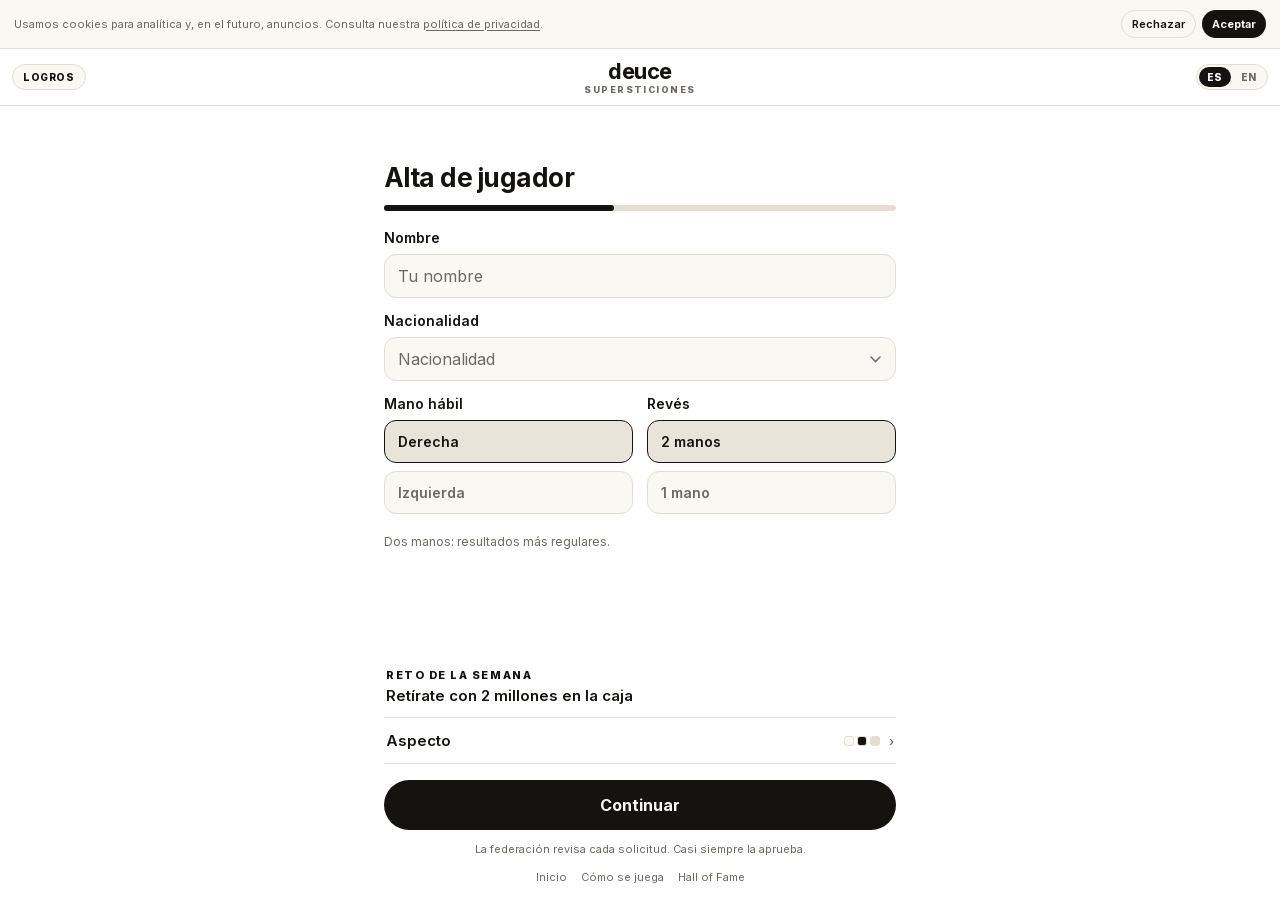
<file: juego.html>
<!DOCTYPE html>
<html lang="es">
<head>
<meta charset="utf-8">
<meta name="viewport" content="width=device-width, initial-scale=1">
<title>Supersticiones · Deuce</title>
<meta name="robots" content="noindex, follow">
<link rel="canonical" href="https://deucecareer.com/supersticiones.html">
<script>(function(){var q=/[?&]modo=diaria\b/.test(location.search)?'?modo=diaria':'';location.replace('supersticiones.html'+q);})();</script>
<meta http-equiv="refresh" content="0; url=supersticiones.html">
<style>body{margin:0;min-height:100vh;display:grid;place-items:center;padding:24px;box-sizing:border-box;background:#FAF8F3;color:#15130F;font:16px/1.5 -apple-system,BlinkMacSystemFont,"Segoe UI",sans-serif;text-align:center}a{color:inherit;font-weight:700}</style>
</head>
<body>
<p>El modo clásico de deuce se ha retirado: ahora la carrera se juega con cartas, en Supersticiones. <a href="supersticiones.html">Seguir</a></p>
</body>
</html>
</file>
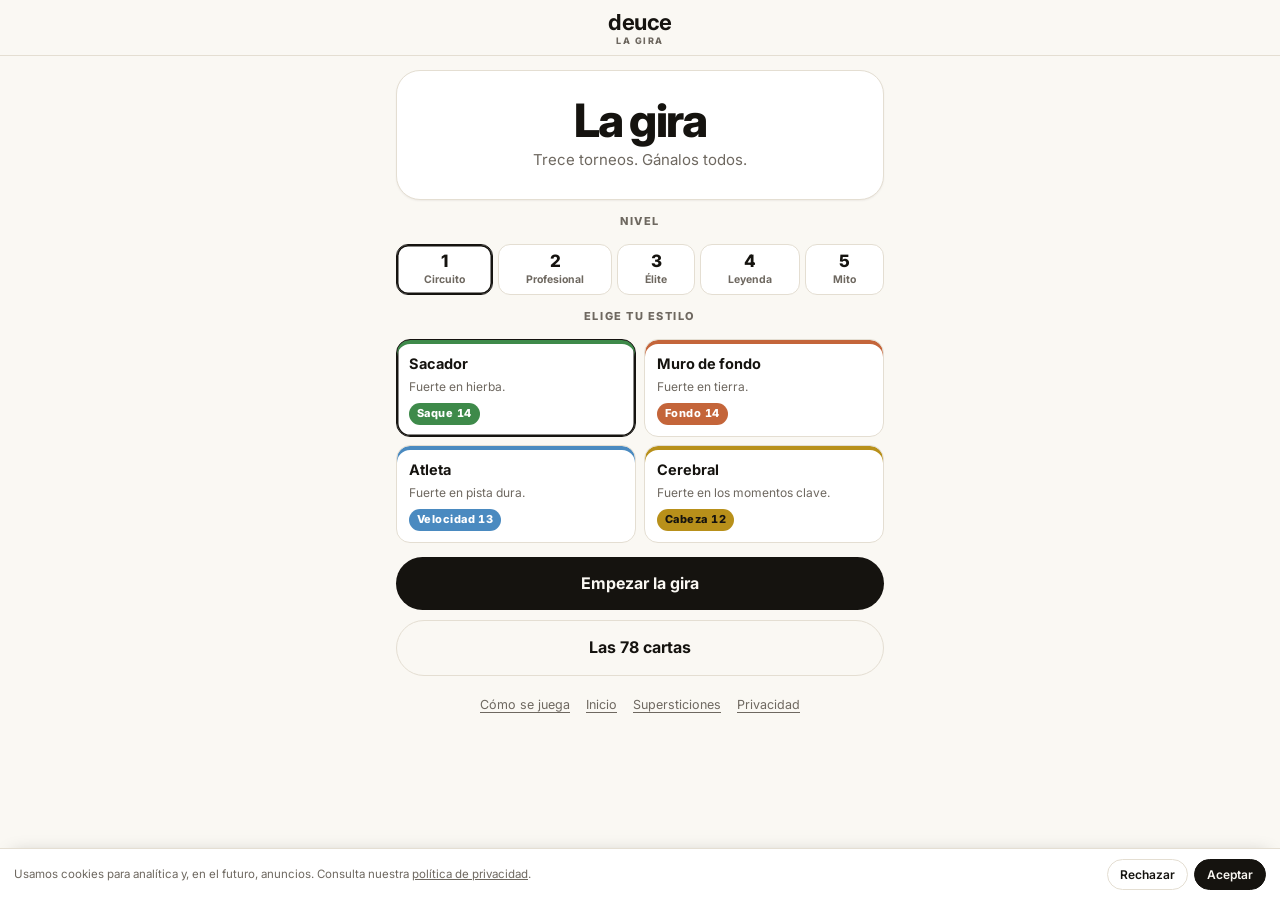
<file: la-gira.html>
<!DOCTYPE html>
<html lang="es">
<head>
<meta charset="utf-8">
<meta name="viewport" content="width=device-width, initial-scale=1, viewport-fit=cover">
<title>La gira · Deuce — Trece torneos, gánalos todos</title>
<meta name="description" content="La gira, un modo de Deuce: una temporada de trece torneos, de Doha a las Finales, y tienes que ganarlos todos. Compra cartas con tus premios, monta tu bolsa y sobrevive a los jefes de los Open. Gratis y sin registro.">
<meta name="robots" content="index, follow">
<meta name="theme-color" content="#FAF8F3">
<link rel="canonical" href="https://deucecareer.com/la-gira.html">
<link rel="icon" href="/favicon.ico" sizes="48x48">
<link rel="icon" type="image/svg+xml" href="/favicon.svg">
<link rel="icon" type="image/png" sizes="192x192" href="/favicon-192.png">
<link rel="apple-touch-icon" href="/apple-touch-icon.png">
<meta property="og:type" content="website">
<meta property="og:site_name" content="Deuce">
<meta property="og:locale" content="es_ES">
<meta property="og:url" content="https://deucecareer.com/la-gira.html">
<meta property="og:title" content="La gira · Deuce — Trece torneos, gánalos todos">
<meta property="og:description" content="La gira, un modo de Deuce: una temporada de trece torneos, de Doha a las Finales, y tienes que ganarlos todos. Compra cartas con tus premios, monta tu bolsa y sobrevive a los jefes de los Open. Gratis y sin registro.">
<meta property="og:image" content="https://deucecareer.com/og-deuce.png">
<meta property="og:image:width" content="1200">
<meta property="og:image:height" content="630">
<meta name="twitter:card" content="summary_large_image">
<meta name="twitter:title" content="La gira · Deuce — Trece torneos, gánalos todos">
<meta name="twitter:description" content="La gira, un modo de Deuce: una temporada de trece torneos, de Doha a las Finales, y tienes que ganarlos todos. Compra cartas con tus premios, monta tu bolsa y sobrevive a los jefes de los Open. Gratis y sin registro.">
<meta name="twitter:image" content="https://deucecareer.com/og-deuce.png">
<script type="application/ld+json">{"@context": "https://schema.org", "@type": "VideoGame", "name": "Deuce: La gira", "url": "https://deucecareer.com/la-gira.html", "description": "La gira, un modo de Deuce: una temporada de trece torneos, de Doha a las Finales, y tienes que ganarlos todos. Compra cartas con tus premios, monta tu bolsa y sobrevive a los jefes de los Open. Gratis y sin registro.", "genre": ["Sports", "Roguelike"], "gamePlatform": "Web browser", "inLanguage": "es", "offers": {"@type": "Offer", "price": "0", "priceCurrency": "EUR"}}</script>
<style>:root{color-scheme:light;box-sizing:border-box;padding-top:env(safe-area-inset-top,0px);padding-bottom:env(safe-area-inset-bottom,0px)}html{scroll-padding-top:env(safe-area-inset-top,0px)}body{margin:0;padding:0;font:14px -apple-system,BlinkMacSystemFont,sans-serif}img{max-width:100%}[hidden]:not([hidden=until-found i]){display:none!important}</style>
<link rel="preconnect" href="https://fonts.googleapis.com">
<link rel="preconnect" href="https://fonts.gstatic.com" crossorigin>
<link rel="stylesheet" href="https://fonts.googleapis.com/css2?family=Inter:wght@400;500;600;700;800&display=swap">
<style>
/* deuce · La gira (prototipo)
   Diseño: el de deuce. Papel, tinta, los tres colores de superficie y el amarillo pelota
   para lo que suma. Una columna de 460px, como el juego en el móvil. */
:root{
  --paper:#FAF8F3; --surface:#FFFFFF; --rule:#E4DED2; --ink:#15130F; --ink-soft:#6E6860; --faint:#A39C90;
  --btn:#15130F; --btn-ink:#FAF8F3;
  --tierra:#C4653A; --dura:#4A8AC0; --hierba:#3E8A4A;
  --optic:#D6EF45; --on-optic:#15130F; --gana:#2F7A3D; --pierde:#C8384F; --gold:#B8901A;
  --night:#1E1C19; --night-2:#34312C; --night-ink:#FAF8F3;
  --shadow:0 1px 2px rgba(30,20,10,.06);
  --linea:rgba(255,255,255,.85); --jug-yo:#15130F; --jug-el:#FFFFFF; --piel:#E2AE86; --raqueta:#26231F;
  --f:'Inter',system-ui,-apple-system,'Segoe UI',sans-serif;
}
@media (prefers-color-scheme: dark){ :root:not([data-theme="light"]){
  --paper:#121314; --surface:#1C1E20; --rule:#2B2E31; --ink:#EDEEEF; --ink-soft:#8A8F94; --faint:#5E6368;
  --btn:#EDEEEF; --btn-ink:#121314; --tierra:#E0774A; --dura:#5C9FE0; --hierba:#52AF63;
  --gana:#6CC67C; --pierde:#F4707F; --gold:#E9C46A; --night:#0B0C0D; --night-2:#26292C; --night-ink:#FAF8F3;
  --shadow:0 1px 3px rgba(0,0,0,.4); color-scheme:dark } }
:root[data-theme="dark"]{
  --paper:#121314; --surface:#1C1E20; --rule:#2B2E31; --ink:#EDEEEF; --ink-soft:#8A8F94; --faint:#5E6368;
  --btn:#EDEEEF; --btn-ink:#121314; --tierra:#E0774A; --dura:#5C9FE0; --hierba:#52AF63;
  --gana:#6CC67C; --pierde:#F4707F; --gold:#E9C46A; --night:#0B0C0D; --night-2:#26292C; --night-ink:#FAF8F3;
  --shadow:0 1px 3px rgba(0,0,0,.4); color-scheme:dark }
*,*::before,*::after{box-sizing:border-box}
body{background:var(--paper);color:var(--ink);font-family:var(--f);-webkit-font-smoothing:antialiased;font-size:15px;line-height:1.45}
button{font:inherit;color:inherit}
button:focus-visible,[tabindex]:focus-visible{outline:3px solid var(--dura);outline-offset:2px}
.app{max-width:460px;margin:0 auto;padding-left:max(16px, env(safe-area-inset-left, 0px));padding-right:max(16px, env(safe-area-inset-right, 0px));padding-block:0 32px}
body::before{content:"";position:fixed;inset:0 0 auto;height:env(safe-area-inset-top, 0px);z-index:10;background:var(--paper)}

/* barra de arriba y la escalera de torneos */
.top{position:sticky;top:env(safe-area-inset-top, 0px);z-index:5;background:var(--paper);padding-block:12px 10px;border-bottom:1px solid var(--rule);display:flex;flex-direction:column;gap:9px;
  /* la línea de abajo va de borde a borde, como en la portada y en el resto de deuce */
  margin-left:calc(-1 * max(16px, env(safe-area-inset-left, 0px)));margin-right:calc(-1 * max(16px, env(safe-area-inset-right, 0px)));
  padding-left:max(16px, env(safe-area-inset-left, 0px));padding-right:max(16px, env(safe-area-inset-right, 0px))}
.top-fila{display:flex;align-items:center;gap:10px}
.marca{display:flex;flex-direction:column;line-height:1}
.marca b{font-size:20px;font-weight:700;letter-spacing:-.02em}
.marca span{font-size:9px;font-weight:800;letter-spacing:.16em;text-transform:uppercase;color:var(--ink-soft);margin-top:3px}
.chips{margin-left:auto;display:flex;gap:6px}
.chip{font-size:12px;font-weight:700;padding:5px 10px;border-radius:999px;background:var(--surface);border:1px solid var(--rule);font-variant-numeric:tabular-nums;white-space:nowrap}
.chip.sube{animation:sube 1.5s ease both}
@keyframes sube{0%{transform:scale(.6);background:var(--optic);color:var(--on-optic)}25%{transform:scale(1.15);background:var(--optic);color:var(--on-optic)}45%{transform:none;background:var(--optic);color:var(--on-optic)}100%{transform:none}}
.escalera{display:grid;grid-template-columns:repeat(13,minmax(0,1fr));gap:3px}
.escalera i{height:8px;border-radius:2px;background:var(--sup);opacity:.22}
.escalera i.hecho{opacity:1}
.escalera i.ahora{opacity:1;box-shadow:0 0 0 2px var(--paper),0 0 0 3.5px var(--ink)}
.escalera i.grande{height:12px;margin-top:-2px}

.pant{display:flex;flex-direction:column;gap:14px;padding-top:16px;animation:entra .3s ease both}
@keyframes entra{from{opacity:0;transform:translateY(8px)}to{opacity:1;transform:none}}
.k{font-size:11px;font-weight:800;letter-spacing:.14em;text-transform:uppercase;color:var(--ink-soft)}
h1{font-size:44px;font-weight:800;letter-spacing:-.04em;line-height:1;margin:0;text-wrap:balance}
h2{font-size:22px;font-weight:700;letter-spacing:-.025em;line-height:1.15;margin:0;text-wrap:balance}
p{margin:0}
.lead{font-size:16px;line-height:1.55;color:var(--ink-soft);text-wrap:pretty}
.card{background:var(--surface);border:1px solid var(--rule);border-radius:16px;padding:14px 15px;box-shadow:var(--shadow)}
.btn{width:100%;border:0;border-radius:999px;background:var(--btn);color:var(--btn-ink);padding:15px;font-size:16px;font-weight:700;cursor:pointer;transition:transform .08s}
.btn:active{transform:scale(.97)}
.btn[disabled]{background:var(--rule);color:var(--ink-soft);cursor:default;transform:none}
.btn.sec{background:transparent;color:var(--ink);border:1.5px solid var(--rule)}
.reglas{margin:0;padding:0;list-style:none;display:grid;gap:9px}
.reglas li{display:grid;grid-template-columns:14px minmax(0,1fr);gap:8px;font-size:15px;line-height:1.45;color:var(--ink-soft)}
.reglas b{color:var(--ink)}
.reglas .n{width:8px;height:8px;border-radius:50%;background:var(--ink);justify-self:center;margin-top:7px}

/* atributos */
.attrs{display:grid;gap:8px}
.attr{display:grid;grid-template-columns:118px minmax(0,1fr) 34px;align-items:center;gap:8px;font-size:13px}
.attr .nom{font-weight:700;display:flex;align-items:center;gap:5px;white-space:nowrap}
.attr .x2,.a2 .x2{font-size:9.5px;font-weight:800;padding:2px 5px;border-radius:4px;background:var(--sup);color:#fff;letter-spacing:.04em}
.attr .x2.cab{background:var(--ink);color:var(--paper)}
.barra{height:10px;border-radius:999px;background:var(--rule);overflow:hidden;position:relative}
.barra i{position:absolute;left:0;top:0;bottom:0;border-radius:999px;background:var(--ink)}
.barra i.clave{background:var(--sup)}
.barra i.fant{background:var(--optic);z-index:0}
.barra i.real{z-index:1}
.attr .v{font-weight:800;text-align:right;font-variant-numeric:tabular-nums}
.attr .v small{display:block;font-size:10px;font-weight:700;color:var(--gana)}
.nota-cab{font-size:11.5px;color:var(--ink-soft)}

/* estilos de salida */
.estilos{display:grid;grid-template-columns:repeat(2,minmax(0,1fr));gap:8px}
.estilo{display:flex;flex-direction:column;gap:5px;text-align:left;border:1.5px solid var(--rule);border-radius:14px;background:var(--surface);padding:13px 12px 11px;cursor:pointer;box-shadow:inset 0 4px 0 var(--sup);transition:transform .08s}
.estilo:active{transform:scale(.97)}
.estilo.on{border-color:var(--ink);box-shadow:inset 0 4px 0 var(--sup),0 0 0 1.5px var(--ink) inset}
.estilo b{font-size:14.5px}
.estilo .st{font-style:normal;align-self:flex-start;margin-top:3px;font-size:11px;font-weight:800;letter-spacing:.04em;padding:3px 8px;border-radius:999px;background:var(--sup);color:#fff;font-variant-numeric:tabular-nums}
.estilo[data-id=cerebral] .st{color:#15130F}

/* portada: como la de deuce, centrada y con la marca arriba */
.portada{padding-top:0;text-align:center}
.portada-cab{display:flex;flex-direction:column;align-items:center;line-height:1;margin:0 -16px;padding:11px 16px;border-bottom:1px solid var(--rule)}
.portada-cab b{font-size:22px;font-weight:700;letter-spacing:-.02em}
.portada-cab span{font-size:9px;font-weight:800;letter-spacing:.16em;text-transform:uppercase;color:var(--ink-soft);margin-top:3px}
.modo{display:flex;flex-direction:column;align-items:center;background:var(--surface);border:1px solid var(--rule);border-radius:24px;padding:26px 18px 28px;box-shadow:var(--shadow)}
.modo h1{font-size:46px}
.portada .k{text-align:center}
.pant.quieta{animation:none}

/* lo que tienes, encima de la tienda */
.tienda-cab{display:flex;align-items:center;justify-content:space-between;gap:10px}
.caja{display:flex;align-items:center;gap:7px;font-size:13px;font-weight:600;color:var(--ink-soft)}
.caja .mon{font-size:17px;font-weight:800;color:var(--ink);background:var(--surface);border:1px solid var(--rule);border-radius:999px;padding:5px 12px;box-shadow:var(--shadow)}
.caja.sube .mon{animation:sube 1.5s ease both}
.caja.baja .mon{animation:gasta .6s ease both}
@keyframes gasta{0%{transform:scale(.88);color:var(--pierde)}40%{transform:scale(1.06);color:var(--pierde)}100%{transform:none}}
.estilo span{font-size:12px;color:var(--ink-soft);line-height:1.35}

/* torneo */
.torneo{display:flex;flex-direction:column;gap:8px;background:var(--surface);border:1px solid var(--rule);border-radius:18px;padding:15px 16px;box-shadow:inset 0 4px 0 var(--sup),var(--shadow)}
.torneo .fila{display:flex;align-items:center;gap:8px;flex-wrap:wrap}
.sup{font-size:11px;font-weight:800;letter-spacing:.08em;text-transform:uppercase;color:#fff;background:var(--sup);padding:3px 8px;border-radius:999px}
.tier{font-size:11px;font-weight:700;color:var(--ink-soft)}
.torneo .fila h2{flex:1 1 9ch;min-width:0;text-wrap:balance}
.prob{flex:none;margin-left:auto;text-align:right;line-height:1.1}
.prob b{font-size:26px;font-weight:800;letter-spacing:-.03em;font-variant-numeric:tabular-nums}
.prob span{display:block;font-size:10px;font-weight:800;letter-spacing:.08em;text-transform:uppercase;color:var(--ink-soft)}
.cuenta{font-size:13px;color:var(--ink-soft)}
.torneo.compacto{gap:5px;padding:12px 14px 12px}
.torneo.compacto h2{font-size:20px}
.torneo.compacto .prob b{font-size:22px}
.torneo.compacto .tier{font-variant-numeric:tabular-nums}
.yo{display:grid;gap:10px;padding:12px 14px}
.attrs2{display:grid;grid-template-columns:repeat(2,minmax(0,1fr));gap:10px 18px}
.a2{display:grid;gap:5px;min-width:0}
.a2-t{display:flex;align-items:center;gap:6px;font-size:13px;font-weight:700;white-space:nowrap}
.a2-t b{margin-left:auto;font-size:14px;font-weight:800;font-variant-numeric:tabular-nums}
.a2 .barra{height:7px}
.cuenta b{color:var(--ink)}

/* cartas */
.ico{width:32px;height:32px;image-rendering:pixelated;display:block;flex:none}
.tienda{display:grid;gap:8px}
.oferta{display:grid;grid-template-columns:40px minmax(0,1fr);gap:10px;align-items:start;background:var(--surface);border:1px solid var(--rule);border-radius:14px;padding:10px 11px;box-shadow:inset 3px 0 0 var(--fam)}
.oferta.r-rara,.oferta.r-mítica{border-color:var(--ink)}
.oferta.r-mítica{box-shadow:inset 3px 0 0 var(--fam),0 0 0 2px var(--optic)}
.oferta.maldita{background:var(--night);color:var(--night-ink);border-color:var(--night-2)}
.oferta .arte{width:40px;height:40px;border-radius:10px;background:var(--paper);display:grid;place-items:center}
/* botón y % flotan a la derecha; el texto los rodea y, al acabarse, usa todo el ancho */
.oferta .o-cuerpo{min-width:0;display:flow-root}
.oferta.maldita .arte{background:var(--night-2)}
.oferta .arte .ico{width:28px;height:28px}
.oferta .cab{display:flex;align-items:baseline;gap:6px;flex-wrap:wrap;line-height:1.2}
.oferta .nombre{font-weight:800;font-size:14.5px;letter-spacing:-.015em}
.oferta .rar{font-size:9.5px;font-weight:800;letter-spacing:.1em;text-transform:uppercase;color:var(--faint)}
.oferta .fx{font-size:13.5px;line-height:1.4;margin-top:3px}
.oferta .pie{float:right;margin:0 0 4px 10px;display:flex;flex-direction:column;align-items:flex-end;gap:5px}
.oferta .pie .comprar{margin-left:0;padding:7px 12px;font-size:13px}
.oferta .pie .delta{font-size:11.5px;padding:2px 8px}
.delta{font-size:12.5px;font-weight:700;padding:4px 9px;border-radius:999px;background:var(--paper);font-variant-numeric:tabular-nums}
.delta.sube{background:var(--optic);color:var(--on-optic)}
.delta.baja{color:var(--pierde)}
.oferta.maldita .delta{background:var(--night-2);color:var(--night-ink)}
.oferta.maldita .delta.sube{background:var(--optic);color:var(--on-optic)}
.comprar{margin-left:auto;border:0;border-radius:999px;background:var(--btn);color:var(--btn-ink);padding:8px 14px;font-size:13.5px;font-weight:700;cursor:pointer;white-space:nowrap}
.oferta.maldita .comprar{background:var(--night-ink);color:var(--night)}
.comprar[disabled]{background:var(--rule);color:var(--ink-soft);cursor:default}
.oferta.comprada{opacity:.5}
.bolsa{display:grid;grid-template-columns:repeat(6,minmax(0,1fr));gap:6px}
.hueco{aspect-ratio:1;border-radius:10px;border:1px solid var(--rule);background:var(--surface);display:grid;place-items:center;position:relative;cursor:pointer;padding:0;box-shadow:inset 0 3px 0 var(--fam)}
.hueco.vacio{border-style:dashed;background:transparent;cursor:default;box-shadow:none}
.hueco.sel{box-shadow:inset 0 3px 0 var(--fam),0 0 0 2.5px var(--pierde)}
.hueco.r-maldita{background:var(--night)}
.bolsa-cab{display:flex;align-items:baseline;justify-content:space-between;gap:8px}
.bolsa-cab b{font-size:14px}
.bolsa-cab span{font-size:12px;color:var(--ink-soft)}
.venta{display:flex;align-items:center;gap:10px;font-size:13px}
.venta .comprar{background:var(--pierde);color:#fff}

/* cuadro y partidos */
.cuadro{display:grid;gap:0}
.ronda{display:grid;grid-template-columns:minmax(0,1fr) auto;gap:4px 10px;padding:10px 0;border-top:1px solid var(--rule)}
.ronda:first-child{border-top:0;padding-top:2px}
.ronda .rk{font-size:10.5px;font-weight:800;letter-spacing:.1em;text-transform:uppercase;color:var(--ink-soft)}
.ronda .rn{font-weight:700;font-size:14.5px}
.ronda .re{font-size:11.5px;color:var(--ink-soft)}
.ronda .rp{text-align:right;font-variant-numeric:tabular-nums}
.ronda .rp b{font-size:15px}
.ronda .rp span{display:block;font-size:11px;color:var(--ink-soft)}
.marc{display:flex;gap:4px}
.sc{font-weight:800;font-size:14px;font-variant-numeric:tabular-nums;padding:3px 7px;border-radius:8px;background:var(--paper);animation:entra .2s ease both}
.sc.l{color:var(--pierde)}
.dif{align-self:center;justify-self:end;line-height:1.2;font-size:12.5px;font-weight:800;padding:5px 11px;border-radius:999px;background:var(--paper);white-space:nowrap}
.dif.facil{background:var(--optic);color:var(--on-optic)}
.dif.dificil{color:var(--pierde);box-shadow:inset 0 0 0 1.5px var(--pierde);background:transparent}
.mon{white-space:nowrap;font-variant-numeric:tabular-nums}
.mon::after{content:"";display:inline-block;width:.72em;height:.72em;margin-left:.25em;border-radius:50%;background:var(--gold);box-shadow:inset 0 0 0 .12em rgba(255,255,255,.35);vertical-align:-.05em}
.porque{font-size:14px;line-height:1.5;text-wrap:pretty}
/* el partido en directo, en píxel: pista con cámara de tele + marcador */
.vivo{display:grid;gap:10px}
.pista-wrap{position:relative;border-radius:16px;overflow:hidden;background:var(--sup)}
.pista-wrap canvas{display:block;width:100%;aspect-ratio:100 / 110}
.aviso-pos{position:absolute;left:0;right:0;top:calc(37% - 15px);display:flex;justify-content:center;pointer-events:none}
.aviso{font-size:12.5px;font-weight:800;letter-spacing:.08em;text-transform:uppercase;padding:7px 13px;border-radius:999px;background:var(--ink);color:var(--paper);white-space:nowrap;box-shadow:0 3px 10px rgba(0,0,0,.25);animation:pop .3s cubic-bezier(.2,.9,.3,1.3) both}
.aviso.ok{background:var(--optic);color:var(--on-optic)}
.aviso.ko{background:var(--pierde);color:#fff}
.aviso.rep{display:inline-flex;align-items:center;gap:8px;padding:6px 14px 6px 8px;border-radius:14px;background:var(--gold);color:#1d1518;text-align:left}
.aviso.rep .ico{width:24px;height:24px}
.aviso.rep small{display:block;margin-top:1px;font-size:10.5px;font-weight:700;letter-spacing:.02em;text-transform:none;opacity:.75}
.sc.rep{display:inline-flex;align-items:center;gap:3px;opacity:.75}
.sc.rep .ico{width:14px;height:14px}
.sc.rep s{text-decoration-thickness:2px}
.m-sl.activa{animation:cartaSalta .65s cubic-bezier(.3,1.6,.5,1)}
@keyframes cartaSalta{0%{transform:none}35%{transform:translateY(-16px) scale(1.05)}100%{transform:none}}
.marcador{background:var(--surface);border:1px solid var(--rule);border-radius:12px;overflow:hidden}
.mf{display:grid;grid-template-columns:10px minmax(0,1fr) auto;align-items:center;gap:8px;padding:8px 10px;transition:background .4s,color .4s}
.mf + .mf{border-top:1px solid var(--rule)}
.mf .saque{width:8px;height:8px;border-radius:50%}
.mf.saca .saque{background:var(--optic);box-shadow:0 0 0 1px rgba(0,0,0,.25)}
.mf .mn{font-weight:700;font-size:15px;white-space:nowrap;overflow:hidden;text-overflow:ellipsis}
.mf .ms{display:flex;gap:3px}
.mf .ms b{width:26px;text-align:center;font-size:18px;font-weight:800;font-variant-numeric:tabular-nums;border-radius:6px;padding:1px 0}
.mf .ms b.ahora{background:var(--paper)}
.mf .ms b.flojo{color:var(--faint)}
.mf .ms b.pop{animation:salta .35s cubic-bezier(.3,1.6,.5,1)}
.mf.gano{background:var(--optic);color:var(--on-optic)}
.mf.gano .ms b.ahora{background:transparent}
.mf.gano .ms b.flojo{color:inherit;opacity:.45}
@keyframes salta{0%{transform:scale(.4)}60%{transform:scale(1.25)}100%{transform:none}}
.vivo > .rapido{justify-self:center}

/* el cuadro mientras se juega */
.ronda{align-items:center}
.ronda.pend{opacity:.4}
.ronda.ahora .rn::after{content:"";display:inline-block;width:7px;height:7px;margin-left:7px;border-radius:50%;background:var(--gana);vertical-align:middle;animation:late 1s ease-in-out infinite}
@keyframes late{50%{opacity:.25}}

/* la tarjeta del final del torneo */
.titulo{position:relative;overflow:hidden;display:grid;grid-template-columns:56px minmax(0,1fr) auto;align-items:center;gap:2px 14px;background:var(--surface);border:1px solid var(--rule);border-radius:18px;padding:20px 16px 18px;box-shadow:inset 0 4px 0 var(--sup),var(--shadow);animation:pop .45s cubic-bezier(.2,.9,.3,1.2) both}
@keyframes pop{from{opacity:0;transform:scale(.94)}to{opacity:1;transform:none}}
.titulo .trofeo{grid-column:1;grid-row:1 / span 3;width:56px;height:56px;image-rendering:pixelated;animation:trofeo .7s .15s cubic-bezier(.3,1.6,.5,1) both}
@keyframes trofeo{from{opacity:0;transform:translateY(-26px) rotate(-14deg)}to{opacity:1;transform:none}}
.titulo .k,.titulo .tt,.titulo .tsub{grid-column:2;min-width:0}
.titulo .tt{font-size:30px;font-weight:800;letter-spacing:-.035em;line-height:1.05;text-wrap:balance}
.titulo .tsub{font-size:13.5px;color:var(--ink-soft)}
.titulo.gana .k{color:var(--gana)}
.titulo .tpremio{grid-column:3;grid-row:1 / span 3;font-size:16px;font-weight:800;padding:7px 12px;border-radius:999px;background:var(--optic);color:var(--on-optic);animation:pop .4s .45s both}
.titulo.fuera{grid-template-columns:minmax(0,1fr);--sup:var(--pierde)}
.titulo.fuera .k,.titulo.fuera .tt,.titulo.fuera .tsub{grid-column:1}
.titulo.fuera .k{color:var(--pierde)}
.confeti{position:absolute;inset:0;pointer-events:none}
.confeti i{position:absolute;top:-10px;width:6px;height:10px;border-radius:1px;opacity:0;animation:cae 1.6s cubic-bezier(.3,.6,.6,1) forwards}
@keyframes cae{0%{opacity:1;transform:translateY(0) rotate(0)}100%{opacity:0;transform:translateY(150px) rotate(520deg)}}
.fin-num{display:grid;grid-template-columns:repeat(2,minmax(0,1fr));gap:8px}
.fin-num div{background:var(--surface);border:1px solid var(--rule);border-radius:14px;padding:12px;text-align:center}
.fin-num b{display:block;font-size:30px;font-weight:800;letter-spacing:-.03em;font-variant-numeric:tabular-nums}
.fin-num span{font-size:10.5px;font-weight:800;letter-spacing:.08em;text-transform:uppercase;color:var(--ink-soft)}
.perfecta{background:var(--night);color:var(--night-ink);border-radius:20px;padding:22px 18px;text-align:center}
.perfecta b{display:block;font-size:30px;font-weight:800;letter-spacing:-.035em;color:var(--gold)}
.fila-btns{display:flex;gap:8px}
.fila-btns .btn{flex:1}
.discreto{font-size:12px;color:var(--ink-soft);text-align:center}
.rapido{border:1px solid var(--rule);background:var(--surface);border-radius:999px;padding:6px 12px;font-size:12px;font-weight:700;cursor:pointer;align-self:center}
@media (prefers-reduced-motion: reduce){ .pant,.sc,.titulo,.titulo *,.aviso,.mf *,.chip,.caja .mon{animation:none!important} .confeti{display:none} }

/* ── v2: niveles, colección, cartas con su efecto en la cara, jefes, presión y la cuenta del set ── */
.chips{align-items:center}
.son{display:grid;place-items:center;width:32px;height:28px;padding:0;border-radius:999px;border:1px solid var(--rule);background:var(--surface);cursor:pointer;color:var(--ink)}
.son svg{width:16px;height:16px}
.son .x{display:none}
.son.mudo .ondas{display:none}
.son.mudo .x{display:inline}
.lema{margin:6px 0 0;color:var(--ink-soft);font-size:15px}
/* cada nivel ocupa lo que pide su nombre y reparte el resto: así «Profesional» cabe entero en un móvil pequeño */
.niveles{display:flex;gap:5px}
.nivel{flex:1 1 auto;display:flex;flex-direction:column;align-items:center;gap:2px;border:1.5px solid var(--rule);border-radius:12px;background:var(--surface);padding:8px 5px 7px;cursor:pointer}
.nivel b{font-size:17px;font-weight:800;line-height:1}
.nivel span{font-size:10.5px;font-weight:700;color:var(--ink-soft);white-space:nowrap}
@media (max-width:340px){ .niveles{gap:4px} .nivel{padding-inline:3px} .nivel span{font-size:10px;letter-spacing:-.01em} }
.nivel.on{border-color:var(--ink);box-shadow:0 0 0 1.5px var(--ink) inset}
.nivel[disabled]{opacity:.38;cursor:default}
.nivel-txt{margin:-4px 0 0;font-size:13px;color:var(--ink-soft);text-align:center}
.estilo.cerrado{opacity:.5;cursor:default}
.estilo.cerrado .st{background:var(--rule);color:var(--ink-soft)}
.btn.sec{margin-top:-4px}
.h-col{font-size:32px;font-weight:800;letter-spacing:-.035em;margin:0}
.atras{justify-self:start;align-self:flex-start}
.filtros{display:flex;flex-wrap:wrap;gap:6px}
.fil{display:inline-flex;align-items:center;gap:6px;border:1px solid var(--rule);background:var(--surface);border-radius:999px;padding:5px 10px;font-size:12px;font-weight:700;cursor:pointer}
.fil i{width:7px;height:7px;border-radius:50%;box-shadow:0 0 0 1px var(--rule)}
.fil.on{background:var(--ink);color:var(--paper);border-color:var(--ink)}
.col{display:grid;gap:6px}
.col-c{display:grid;grid-template-columns:36px minmax(0,1fr) auto;gap:10px;align-items:center;background:var(--surface);border:1px solid var(--rule);border-radius:12px;padding:8px 10px;box-shadow:inset 3px 0 0 var(--fam)}
.col-c .ico{width:32px;height:32px}
.col-t{min-width:0;display:flex;flex-direction:column;gap:1px}
.col-t b{font-size:13.5px}
.col-t span{font-size:12px;color:var(--ink-soft);line-height:1.35}
.col-c em{font-style:normal;font-size:10px;font-weight:800;letter-spacing:.08em;text-transform:uppercase;color:var(--faint)}
.col-c.r-mítica em{color:var(--gold)}
.col-c.cerrada{background:transparent;border-style:dashed}
.col-c.cerrada .ico{filter:brightness(0) opacity(.25)}
.col-c.cerrada .col-t span::before{content:"Cerrada · ";font-weight:700;color:var(--ink)}

/* el jefe de un torneo */
.jefe-l{margin:2px 0 0;padding:9px 11px;border-radius:12px;background:var(--night);color:var(--night-ink);font-size:13px;line-height:1.4}
.jefe-l b{display:block;font-size:10.5px;font-weight:800;letter-spacing:.12em;text-transform:uppercase;color:var(--optic);margin-bottom:2px}
.escalera i{position:relative}
.escalera i.jefe::after{content:"";position:absolute;left:50%;top:-6px;width:5px;height:5px;margin-left:-2.5px;border-radius:1px;background:var(--ink);transform:rotate(45deg)}

/* la bolsa: cada carta enseña lo que hace */
.bolsa3{display:grid;grid-template-columns:repeat(3,minmax(0,1fr));gap:7px}
/* en la tienda, la bolsa en una fila: solo el dibujo; al tocar una carta se ve lo que hace */
.bolsa3.en-fila{grid-template-columns:repeat(var(--n,6),minmax(0,1fr));gap:6px}
.en-fila .cb{aspect-ratio:1;align-items:center;justify-content:center;padding:0;gap:0;border-radius:10px}
.en-fila .cb.vacio{min-height:0}
.en-fila .cb-n,.en-fila .cb-c{display:none}
.en-fila .cb-arte{position:static}
.en-fila .cb-cu{left:50%;top:auto;bottom:-7px;transform:translateX(-50%)}
.cb{position:relative;display:flex;flex-direction:column;align-items:flex-start;gap:3px;min-width:0;text-align:left;border:1px solid var(--rule);border-radius:12px;background:var(--surface);padding:8px 8px 7px;cursor:pointer;box-shadow:inset 0 3px 0 var(--fam);font:inherit;color:inherit}
.cb.vacio{border-style:dashed;background:transparent;box-shadow:none;min-height:86px;cursor:default}
.cb.sel{box-shadow:inset 0 3px 0 var(--fam),0 0 0 2.5px var(--pierde)}
.cb.r-rara,.cb.r-mítica{border-color:var(--ink-soft)}
.cb.r-mítica{background:linear-gradient(160deg,color-mix(in srgb,var(--optic) 22%,var(--surface)),var(--surface) 60%)}
.cb.maldita{background:var(--night);color:var(--night-ink);border-color:var(--night-2)}
.cb-arte{position:relative;display:block}
.cb-arte .ico{width:28px;height:28px}
.cb-cu{position:absolute;left:24px;top:-4px;font-style:normal;font-size:10.5px;font-weight:800;padding:1px 5px;border-radius:999px;background:var(--optic);color:var(--on-optic);white-space:nowrap}
.cb-n{font-size:12px;font-weight:700;line-height:1.2;display:-webkit-box;-webkit-line-clamp:2;-webkit-box-orient:vertical;overflow:hidden;max-width:100%;overflow-wrap:anywhere;-webkit-hyphens:auto;hyphens:auto}
.cb-c{font-size:11px;font-weight:800;line-height:1.2;color:var(--gana)}
.cb.maldita .cb-c{color:var(--optic)}
.fas{display:flex;flex-direction:column;gap:5px}
.fa{display:flex;align-items:baseline;gap:6px;font-size:12.5px;line-height:1.35;color:var(--ink-soft)}
.fa i{flex:none;width:8px;height:8px;border-radius:50%;background:var(--fam);transform:translateY(1px)}
.fa b{color:var(--ink);white-space:nowrap}
.fa.par b{color:var(--gold)}
.vales{display:flex;flex-wrap:wrap;gap:5px}
.vl{font-size:11px;font-weight:800;padding:3px 8px;border-radius:999px;background:var(--night);color:var(--optic)}

/* la tienda */
.oferta .chipc{margin:4px 0 0;display:inline-block;font-size:12.5px;font-weight:800;padding:2px 7px;border-radius:7px;background:color-mix(in srgb,var(--fam) 16%,var(--paper));color:var(--ink)}
.oferta.maldita .chipc{background:var(--night-2);color:var(--optic)}
.oferta .fx{font-size:12px;line-height:1.35;color:var(--ink-soft)}
.oferta.maldita .fx{color:var(--night-ink);opacity:.8}
.tags{display:flex;flex-wrap:wrap;gap:5px;margin-top:6px}
.oferta .tags{margin-top:4px}
.oferta .tag{font-size:10.5px;padding:2px 7px}
.tag{font-size:11px;font-weight:800;padding:3px 8px;border-radius:999px;background:var(--optic);color:var(--on-optic)}
.oferta.premio{border-color:var(--gold);box-shadow:inset 3px 0 0 var(--fam),0 0 0 2px var(--gold)}
.oferta.premio .rar{color:var(--gold)}
.oferta.r-mítica{position:relative;overflow:hidden}
.oferta.r-mítica::after{content:"";position:absolute;inset:-40% auto -40% -60%;width:40%;background:linear-gradient(100deg,transparent,rgba(255,255,255,.55),transparent);transform:skewX(-18deg);animation:brillo 2.8s ease-in-out infinite;pointer-events:none}
@keyframes brillo{0%{left:-60%}55%,100%{left:130%}}
.oferta.r-mítica .rar{color:var(--gold)}
.vale{display:flex;align-items:center;gap:12px;background:var(--night);color:var(--night-ink);border-radius:16px;padding:12px 14px}
.vale > div{flex:1;min-width:0;display:flex;flex-direction:column;gap:2px}
.vale .k{color:var(--optic)}
.vale b{font-size:15px}
.vale span:last-child{font-size:12.5px;opacity:.85}
.vale .comprar{background:var(--optic);color:var(--on-optic)}
.dif{display:flex;flex-direction:column;align-items:center;gap:1px}
.dif small{font-size:10.5px;font-weight:700;opacity:.75}

/* jugar con presión */
.presion{display:flex;gap:12px;align-items:center;text-align:left;border:1.5px solid var(--rule);border-radius:16px;background:var(--surface);padding:12px 14px;cursor:pointer;color:var(--ink)}
.presion b{display:block;font-size:15px}
.presion small{display:block;font-size:12.5px;color:var(--ink-soft);line-height:1.4;margin-top:2px}
.presion .sw{flex:none;width:40px;height:24px;border-radius:999px;background:var(--rule);position:relative;transition:background .15s}
.presion .sw i{position:absolute;top:3px;left:3px;width:18px;height:18px;border-radius:50%;background:#fff;box-shadow:0 1px 2px rgba(0,0,0,.25);transition:left .15s}
.presion.on{border-color:var(--pierde)}
.presion.on .sw{background:var(--pierde)}
.presion.on .sw i{left:19px}


/* cartas nuevas y niveles */
.nuevas{display:flex;flex-wrap:wrap;gap:8px;align-items:center;background:var(--surface);border:1px solid var(--gold);border-radius:14px;padding:10px 12px;animation:pop .45s .3s cubic-bezier(.2,.9,.3,1.2) both}
.nuevas .k{flex-basis:100%;color:var(--gold)}
.nv{display:inline-flex;align-items:center;gap:6px;font-size:13px}
.nv .ico{width:26px;height:26px}
.nuevas-fin{border-color:var(--gold)}
.nivel-nuevo{margin:0;text-align:center;font-weight:800;color:var(--gold)}
@media (prefers-reduced-motion: reduce){ .oferta.r-mítica::after{display:none} .nuevas{animation:none!important;transition:none!important} }

/* v3: el primer Open como jefe, el código de una gira y la gira para compartir */
.jefe-gran{display:grid;gap:5px;background:var(--night);color:var(--night-ink);border-radius:18px;padding:16px;box-shadow:inset 0 4px 0 var(--gold);animation:pop .45s cubic-bezier(.2,.9,.3,1.2) both}
.jefe-gran .k{color:var(--gold)}
.jefe-gran b{font-size:26px;font-weight:800;letter-spacing:-.03em;line-height:1.1}
.jefe-gran p{font-size:14px;line-height:1.45;color:#CFC9BC}
.reto,.portada .reto .k{text-align:left}
.reto .btn{margin-top:8px;background:var(--optic);color:var(--on-optic)}
.comp{display:grid;gap:10px}
.comp-t{margin:0;white-space:pre-wrap;font:600 14px/1.55 var(--f);color:var(--ink)}
@media (prefers-reduced-motion: reduce){ .jefe-gran{animation:none!important} }

</style>
<style>
/* web: la marca de la portada enlaza al inicio, enlaces al pie y el aviso de cookies */
.portada-cab a{color:inherit;text-decoration:none}
.enlaces{display:flex;flex-wrap:wrap;justify-content:center;gap:6px 16px;margin-top:6px;font-size:12.5px}
.enlaces a{color:var(--ink-soft);text-underline-offset:3px}
.cookies{position:fixed;left:0;right:0;bottom:0;z-index:50;display:flex;flex-wrap:wrap;align-items:center;gap:10px;background:var(--surface);border-top:1px solid var(--rule);
  padding:10px max(14px, env(safe-area-inset-right, 0px)) calc(10px + env(safe-area-inset-bottom, 0px)) max(14px, env(safe-area-inset-left, 0px));box-shadow:0 -6px 18px -12px rgba(0,0,0,.25)}
.cookies p{flex:1;min-width:180px;margin:0;font-size:11.5px;line-height:1.4;color:var(--ink-soft)}
.cookies a{color:inherit}
.cookies div{display:flex;gap:6px}
.cookies button{border:1px solid var(--rule);border-radius:999px;background:transparent;color:var(--ink);padding:7px 12px;font:600 12px var(--f);cursor:pointer}
.cookies button.si{background:var(--btn);color:var(--btn-ink);border-color:var(--btn)}
/* la marca de arriba, en partida, lleva al menú principal */
.marca{color:inherit;text-decoration:none;border-radius:6px}
.marca:focus-visible{outline:3px solid var(--dura);outline-offset:3px}
.top-cartas{display:none}
</style>
<style>
/* ── escritorio: la mesa de La gira ─────────────────────────────
   La misma mesa que Supersticiones: tres columnas y dos filas con los bordes alineados.
   tú | el torneo de ahora | la decisión arriba; tu gira | tu bolsa abajo.
   Todos los paneles comparten relleno (20), radio (20) y una fila de rótulo de 24 px,
   así lo de cada fila empieza a la misma altura. Rótulos en mayúsculas de 11 px. */
:root{--accent-bg:#E8E4D9}
@media (prefers-color-scheme: dark){ :root:not([data-theme="light"]){ --accent-bg:#26292C } }
:root[data-theme="dark"]{--accent-bg:#26292C}
body.esc{--m-fondo:color-mix(in srgb, var(--paper) 45%, var(--accent-bg))}

/* la barra de arriba, de borde a borde: cartas · marca · sonido y torneo */
body.esc{margin:0}
body.esc .app{max-width:none;padding:0}
body.esc .top{position:sticky;top:0;margin:0;height:56px;padding:0 12px;justify-content:center;gap:0;background:var(--paper)}
body.esc.en-mesa .top{background:var(--m-fondo);flex:none}
body.esc .top-fila{display:grid;grid-template-columns:1fr auto 1fr;align-items:center;gap:10px}
body.esc .marca{grid-column:2;align-items:center}
body.esc .marca b{font-size:22px}
body.esc .chips{grid-column:3;justify-self:end;margin-left:0}
body.esc .escalera{display:none}
body.esc .top-cartas{grid-column:1;justify-self:start;display:inline-flex;align-items:center;cursor:pointer;font-size:10px;font-weight:800;letter-spacing:.06em;text-transform:uppercase;padding:6px 10px;border-radius:999px;border:1px solid var(--rule);background:var(--paper);color:var(--ink)}
body.esc .top-cartas:hover{border-color:var(--ink)}

/* la portada y la colección siguen en una columna, un poco más ancha */
body.esc #pantalla > .pant{max-width:520px;margin:0 auto;padding-inline:16px;padding-bottom:32px}
body.esc #pantalla > .pant.m-col{max-width:1040px}
body.esc .portada-cab{margin:0 calc(50% - 50vw);height:56px;justify-content:center;padding:0}
body.esc .m-col .col{grid-template-columns:repeat(auto-fill,minmax(300px,1fr))}

/* la mesa ocupa la pantalla entera, sin desplazar */
body.en-mesa{background:var(--m-fondo)}
body.en-mesa .app{height:100vh;height:100dvh;display:flex;flex-direction:column;padding-block:0}
body.en-mesa #pantalla{flex:1 1 auto;min-height:0;display:flex}
.mesa{
  --m-gap:clamp(16px,1.6vw,24px); --m-pad:20px; --m-art:clamp(40px,8.4vh,84px);
  --m-chip:clamp(40px,5.6vh,52px);
  flex:1 1 auto;min-height:0;width:100%;max-width:1600px;margin:0 auto;box-sizing:border-box;
  display:grid;grid-template-columns:clamp(240px,20vw,300px) minmax(0,1fr) clamp(290px,22.5vw,340px);
  grid-template-rows:minmax(290px,1fr) auto;grid-template-areas:"jug temp dec" "car bolsa bolsa";
  gap:var(--m-gap);padding:var(--m-gap);overflow:auto;color:var(--ink)
}
.m-jug{grid-area:jug}.m-temp{grid-area:temp}.m-dec{grid-area:dec}.m-car{grid-area:car}.m-bolsa{grid-area:bolsa}
.m-panel{background:var(--paper);border:1.5px solid var(--rule);border-radius:20px;padding:var(--m-pad);display:flex;flex-direction:column;gap:16px;min-width:0;min-height:0;box-sizing:border-box;position:relative}
.m-kick{display:flex;align-items:center;justify-content:space-between;gap:12px;min-height:24px;flex:none}
.m-k{font-size:11px;font-weight:800;letter-spacing:.14em;text-transform:uppercase;color:var(--ink-soft);line-height:1.25;white-space:nowrap;overflow:hidden;text-overflow:ellipsis;min-width:0}
.m-meta{font-size:12px;color:var(--ink-soft);white-space:nowrap;flex:none;font-variant-numeric:tabular-nums}
.m-barra{display:block;height:6px;border-radius:999px;background:var(--rule);overflow:hidden;min-width:0}
.m-barra b{display:block;height:100%;border-radius:999px;background:var(--ink);transition:width .4s ease}
.mesa .m-anim{animation:entra .3s ease both}
.mesa.quieta .m-anim{animation:none}

/* tú: estilo, nivel y los cuatro atributos */
.m-jug{overflow:hidden}
.m-quien{display:flex;flex-direction:column;gap:6px;padding-bottom:16px;border-bottom:1px solid var(--rule);flex:none}
.m-nombre{font-size:24px;font-weight:800;letter-spacing:-.025em;line-height:1.1;white-space:nowrap;overflow:hidden;text-overflow:ellipsis}
.m-ficha{font-size:13px;color:var(--ink-soft);line-height:1.3}
.m-atrs{display:flex;flex-direction:column;gap:16px;flex:none}
.m-atr{display:grid;grid-template-columns:minmax(0,1fr) 30px;grid-template-rows:auto auto;gap:6px 10px;align-items:center;font-size:13px}
.m-atr-l{display:flex;align-items:center;gap:6px;white-space:nowrap;min-width:0}
.m-atr-v{grid-row:1 / span 2;grid-column:2;text-align:right;font-size:20px;font-weight:800;letter-spacing:-.02em;font-variant-numeric:tabular-nums}
.m-atr .m-barra{grid-column:1}
.m-atr.clave .m-barra b{background:var(--sup)}
.m-atr .x2{font-style:normal;font-size:9.5px;font-weight:800;padding:2px 5px;border-radius:4px;background:var(--sup);color:#fff;letter-spacing:.04em}
.m-atr .x2.cab{background:var(--ink);color:var(--paper)}
.m-prog{margin-top:auto;display:flex;flex-direction:column;gap:8px;padding-top:16px;border-top:1px solid var(--rule);flex:none}
.m-prog-t{display:flex;justify-content:space-between;align-items:center;gap:10px;font-size:12px;color:var(--ink-soft);line-height:1.3}
.m-prog-t span:first-child{white-space:nowrap;overflow:hidden;text-overflow:ellipsis;min-width:0}
.m-prog-t b{color:var(--ink);font-weight:700}
.m-dot{display:inline-block;width:8px;height:8px;border-radius:2px;background:var(--sup);margin-right:6px;vertical-align:0}

/* el centro: los trece torneos en fila y, debajo, lo que toca ahora */
.m-temp{overflow:hidden}
.m-tira{display:grid;grid-template-columns:repeat(13,minmax(0,1fr));gap:6px;flex:none}
.m-chip{box-sizing:border-box;height:var(--m-chip);min-width:0;border-radius:10px;background:var(--surface);border:2px solid var(--rule);display:flex;flex-direction:column;align-items:center;justify-content:center;gap:3px;position:relative;overflow:hidden;box-shadow:inset 0 4px 0 var(--sup)}
.m-chip.pend{border-style:dashed;background:transparent}
.m-chip.pend .m-chip-r{color:var(--ink-soft)}
.m-chip.tit{background:var(--optic);border-color:var(--optic);box-shadow:none}
.m-chip.tit .m-chip-c,.m-chip.tit .m-chip-r{color:var(--on-optic)}
.m-chip.ko{border-color:var(--pierde);border-style:solid}
.m-chip.ko .m-chip-r{color:var(--pierde)}
.m-chip.sel{border-color:var(--ink);border-style:solid}
.m-chip-c{font-size:9.5px;font-weight:800;letter-spacing:.06em;color:var(--ink-soft);line-height:1;white-space:nowrap;margin-top:3px}
.m-chip-r{font-size:clamp(11px,.95vw,14px);font-weight:800;letter-spacing:-.01em;line-height:1;font-variant-numeric:tabular-nums;white-space:nowrap}
.m-chip i{position:absolute;top:7px;right:4px;width:5px;height:5px;transform:rotate(45deg);background:var(--ink);border-radius:1px}
.m-chip.tit i{background:var(--on-optic)}
.m-escena{flex:1 1 auto;min-height:0;display:flex;flex-direction:column;gap:14px}

/* tienda: las cartas a la venta, de pie, como una mano */
.m-acc{display:flex;align-items:center;gap:8px;flex:none}
.m-caja .mon{display:inline-block;font-size:15px;font-weight:800;color:var(--ink);background:var(--surface);border:1.5px solid var(--rule);border-radius:999px;padding:2px 11px;line-height:20px}
.m-caja.sube .mon{animation:sube 1.5s ease both}
.m-caja.baja .mon{animation:gasta .6s ease both}
.m-pill{all:unset;box-sizing:border-box;cursor:pointer;display:inline-flex;align-items:center;gap:4px;height:26px;padding:0 11px;border-radius:999px;border:1.5px solid var(--rule);background:var(--surface);font-size:12px;font-weight:700;white-space:nowrap}
.m-pill:hover{border-color:var(--ink)}
.m-pill[disabled]{opacity:.45;cursor:default}
.m-pill:focus-visible{outline:3px solid var(--dura);outline-offset:2px}
.m-aviso-l{margin:-4px 0 0;font-size:13px;color:var(--ink-soft);flex:none}
.m-aviso-l.m-open{color:var(--ink)}
.m-aviso-l.m-open b{color:var(--gold)}
.m-ofertas{flex:1 1 auto;min-height:0;display:grid;grid-template-columns:repeat(var(--n,3),minmax(0,1fr));gap:clamp(10px,1.2vw,16px)}
.m-of{position:relative;display:flex;flex-direction:column;gap:6px;min-width:0;min-height:0;overflow:hidden;background:var(--surface);border:2px solid var(--rule);border-radius:16px;padding:10px 12px 12px;box-shadow:inset 0 4px 0 var(--fam)}
.m-of.r-rara,.m-of.r-mítica{border-color:var(--ink)}
.m-of.r-mítica{box-shadow:inset 0 4px 0 var(--fam),0 0 0 2px var(--optic)}
.m-of.r-mítica::after{content:"";position:absolute;inset:-40% auto -40% -60%;width:40%;background:linear-gradient(100deg,transparent,rgba(255,255,255,.5),transparent);transform:skewX(-18deg);animation:brillo 2.8s ease-in-out infinite;pointer-events:none}
.m-of.premio{border-color:var(--gold);box-shadow:inset 0 4px 0 var(--fam),0 0 0 2px var(--gold)}
.m-of.maldita{background:var(--night);color:var(--night-ink);border-color:var(--night-2)}
.m-of.comprada{opacity:.45}
.m-of-sh{display:flex;align-items:center;justify-content:space-between;gap:6px;height:14px;margin-top:2px;flex:none}
.m-of-rar{font-size:9.5px;font-weight:800;letter-spacing:.1em;text-transform:uppercase;color:var(--faint);white-space:nowrap;overflow:hidden;text-overflow:ellipsis;min-width:0}
.m-of.r-mítica .m-of-rar,.m-of.premio .m-of-rar{color:var(--gold)}
.m-of.maldita .m-of-rar{color:var(--optic)}
.m-fdot{width:8px;height:8px;border-radius:2px;transform:rotate(45deg);display:block;flex:none;background:var(--fam)}
.m-of-arte{height:var(--m-art);border-radius:10px;background:var(--paper);display:grid;place-items:center;flex:none}
.m-of.maldita .m-of-arte{background:var(--night-2)}
.m-of.r-mítica:not(.maldita) .m-of-arte{background:color-mix(in srgb,var(--optic) 45%,var(--paper))}
.m-of-arte .ico{width:min(44px,calc(var(--m-art) * .6));height:min(44px,calc(var(--m-art) * .6))}
.m-of-n{font-size:14.5px;font-weight:800;letter-spacing:-.015em;line-height:1.2;flex:none}
.m-of .chipc{align-self:flex-start;margin:0;font-size:12px;font-weight:800;padding:2px 7px;border-radius:7px;background:color-mix(in srgb,var(--fam) 16%,var(--paper));color:var(--ink);flex:none}
.m-of.maldita .chipc{background:var(--night-2);color:var(--optic)}
.m-of-fx{margin:0;font-size:12px;line-height:1.38;color:var(--ink-soft);min-height:1.38em;overflow:hidden;display:-webkit-box;-webkit-line-clamp:3;-webkit-box-orient:vertical;flex:0 1 auto}
.m-of.maldita .m-of-fx{color:var(--night-ink);opacity:.8}
.m-of .tags{margin-top:0;flex:none}
.m-of .tag{font-size:10.5px;padding:2px 7px}
.m-of-pie{margin-top:auto;display:flex;padding-top:4px;flex:none}
.m-of-pie .comprar{width:100%;margin:0;justify-content:center}
/* lo que cambia tu % va sobre el dibujo, en la esquina */
.m-of-arte{position:relative;height:min(var(--m-art),22cqh)}
.m-of-arte .delta{position:absolute;top:6px;right:6px}
/* si la fila de cartas es baja, el texto largo se recorta a dos líneas o se quita (queda en la pastilla y al pasar el ratón) */
.m-ofertas{container-type:size}
@container (max-height: 320px){ .m-of-fx{-webkit-line-clamp:2} }
@container (max-height: 268px){ .m-of-fx{display:none} }
.m-of-arte .delta{font-size:11.5px;padding:2px 7px;box-shadow:0 0 0 1.5px var(--rule)}
.m-of.maldita .delta{background:var(--night-2);color:var(--night-ink)}
.m-of.maldita .delta.sube{background:var(--optic);color:var(--on-optic)}
.m-of-pie .comprar{padding:8px 10px;font-size:13.5px}
.m-of.maldita .comprar{background:var(--night-ink);color:var(--night)}
.m-of-vale{background:var(--night);color:var(--night-ink);border-color:var(--night);box-shadow:inset 0 4px 0 var(--optic)}
.m-of-vale .m-of-rar{color:var(--optic)}
.m-of-vale .m-of-arte{background:var(--night-2)}
.m-vale-ico{font-size:calc(var(--m-art) * .42);line-height:1;color:var(--optic)}
.m-of-vale .m-of-fx{color:var(--night-ink);opacity:.8}
.m-of-vale .comprar{background:var(--optic);color:var(--on-optic)}
.m-of-vale .comprar[disabled]{background:var(--night-2);color:var(--faint)}

/* el cuadro antes de jugar: un rival por ronda, de pie */
.m-cuadro{flex:1 1 auto;min-height:0;display:grid;grid-template-columns:repeat(var(--n,3),minmax(0,1fr));gap:clamp(10px,1.2vw,16px)}
.m-rv{display:flex;flex-direction:column;gap:6px;min-width:0;background:var(--surface);border:2px solid var(--rule);border-radius:16px;padding:14px 14px 14px}
.m-rv.final{border-color:var(--ink)}
.m-rv .rk{font-size:10.5px;font-weight:800;letter-spacing:.1em;text-transform:uppercase;color:var(--ink-soft)}
.m-rv{container-type:inline-size}
.m-rv-p{margin:auto 0 0;font-size:min(48px,32cqw,6vh);font-weight:800;letter-spacing:-.04em;line-height:1;white-space:nowrap;font-variant-numeric:tabular-nums}
.m-rv .dif{align-self:flex-start;justify-self:auto;flex-direction:row;gap:0;font-size:12px;padding:4px 10px}
.m-rv-pie{margin-top:auto;padding-top:10px;border-top:1px solid var(--rule);display:flex;flex-direction:column;gap:2px;min-width:0}
.m-rv-n{font-size:14.5px;font-weight:700;line-height:1.25;overflow:hidden;text-overflow:ellipsis;white-space:nowrap}
.m-rv-e{font-size:12px;color:var(--ink-soft)}

/* el partido: la pista en píxel a la izquierda; marcador y cuadro a la derecha */
.m-partido{flex:1 1 auto;min-height:0;display:grid;grid-template-columns:auto minmax(0,1fr);gap:clamp(14px,1.4vw,20px)}
.m-p-izq{min-height:0;height:100%;display:flex;flex-direction:column;justify-content:center}
.m-p-izq .vivo{height:100%;display:block}
.m-p-izq .pista-wrap{height:100%;aspect-ratio:100 / 110;max-width:100%}
.m-p-izq .pista-wrap canvas{width:100%;height:100%;aspect-ratio:auto}
.m-p-izq #final{height:100%;display:flex;flex-direction:column;gap:12px;aspect-ratio:100 / 110;max-width:100%}
.m-p-izq #final > .titulo{flex:1 1 auto;min-height:0}
.m-p-izq #final[hidden]{display:none}
.m-p-der{min-width:0;min-height:0;display:flex;flex-direction:column;gap:12px}
.m-p-der .marcador{flex:none}
.m-p-der .mf .ms b{width:30px;font-size:20px}
.m-cuadro-l{flex:1 1 auto;min-height:0;overflow:auto;background:var(--surface);border:1.5px solid var(--rule);border-radius:14px;padding:4px 14px}
.m-cuadro-l .ronda{padding:9px 0}
.m-cuadro-l .ronda:first-child{padding-top:9px}
.m-cuadro-l .ronda.ahora{opacity:1}
/* la tarjeta del final del torneo, en grande donde estaba la pista */
/* ocupa lo mismo que la pista: el trofeo arriba, el nombre del torneo en grande abajo */
.m-p-izq .titulo{display:flex;flex-direction:column;align-items:flex-start;justify-content:flex-end;gap:6px;height:100%;padding:24px 24px 26px;border-radius:16px;box-shadow:inset 0 8px 0 var(--sup),var(--shadow)}
.m-p-izq .titulo .trofeo{position:absolute;left:24px;top:30px;width:clamp(72px,14vh,120px);height:clamp(72px,14vh,120px)}
.m-p-izq .titulo .tt{font-size:clamp(34px,6vh,54px);line-height:1}
.m-p-izq .titulo .tsub{font-size:14px}
.m-p-izq .titulo .tpremio{position:absolute;right:20px;top:30px;font-size:18px;padding:8px 14px}
.m-p-izq .titulo.fuera{justify-content:center;background:var(--surface);box-shadow:inset 0 8px 0 var(--pierde),var(--shadow)}
.m-p-izq #final > .titulo:only-child{flex:1 1 auto}
.m-p-izq #final .nuevas{flex:none}
.m-p-izq .confeti i{animation-name:cae2}
@keyframes cae2{0%{opacity:1;transform:translateY(0) rotate(0)}100%{opacity:0;transform:translateY(340px) rotate(620deg)}}

/* fin de la gira */
.m-fin{flex:1 1 auto;min-height:0;display:flex;flex-direction:column;justify-content:center;gap:18px;max-width:640px}
.m-fin-t{font-size:clamp(28px,4.4vh,40px);font-weight:800;letter-spacing:-.035em;line-height:1.08;margin:6px 0 0;text-wrap:balance}
.m-fin .porque{font-size:15px;color:var(--ink-soft);max-width:52ch}
.m-fin .perfecta{text-align:left;padding:26px 24px}
.m-fin .perfecta b{font-size:40px}
.m-fin .fin-num{grid-template-columns:repeat(3,minmax(0,1fr))}
.m-fin .fin-num b{font-size:36px}

/* la decisión: el torneo de ahora y lo que puedes hacer */
.m-dec{border-color:var(--ink);background:var(--surface);overflow:auto}
.m-dec-in{display:flex;flex-direction:column;gap:16px;flex:1 1 auto;min-height:0}
.m-tor{display:flex;flex-direction:column;gap:8px;flex:none}
.m-tor-cab{display:flex;align-items:center;justify-content:space-between;gap:10px}
.m-tor-cab .sup{flex:none}
.m-tor-n{font-size:clamp(22px,3vh,28px);font-weight:800;letter-spacing:-.03em;line-height:1.08;margin:0;text-wrap:balance}
.m-tor-p{display:flex;align-items:baseline;gap:10px}
.m-tor-p b{font-size:clamp(44px,7.4vh,64px);font-weight:800;letter-spacing:-.05em;line-height:.9;font-variant-numeric:tabular-nums}
.m-tor-p span{font-size:11px;font-weight:800;letter-spacing:.1em;text-transform:uppercase;color:var(--ink-soft)}
.m-dec .jefe-l{margin:0}
.m-dec .jefe-gran{padding:12px 14px;gap:3px;border-radius:14px;flex:none}
.m-dec .jefe-gran b{font-size:17px}
.m-dec .jefe-gran p{font-size:12.5px}
.m-opts{display:flex;flex-direction:column;gap:8px;flex:none}
.m-opt{all:unset;box-sizing:border-box;cursor:pointer;display:flex;align-items:center;justify-content:space-between;gap:12px;min-height:50px;padding:12px 16px;border-radius:14px;border:1.5px solid var(--rule);background:var(--surface);color:var(--ink);font-size:15px;font-weight:700;line-height:1.3;transition:transform .08s ease,border-color .15s}
.m-opt:hover{border-color:var(--ink)}
.m-opt.a{background:var(--btn);color:var(--btn-ink);border-color:var(--btn)}
.m-opt i{font-style:normal;opacity:.6;flex:none;font-size:17px;line-height:1}
.m-opt:active{transform:scale(.98)}
.m-opt:focus-visible{outline:3px solid var(--dura);outline-offset:2px}
.m-opt[hidden]{display:none}
.m-opt[disabled]{opacity:.45;cursor:default;transform:none}
.m-dec .presion{padding:11px 13px;border-radius:14px;gap:11px}
.m-dec .presion b{font-size:14.5px}
.m-dec .presion small{font-size:12px}
.m-nota{margin:0;font-size:13px;line-height:1.45;color:var(--ink-soft);text-wrap:pretty}
.m-res{margin-top:auto;display:flex;flex-direction:column;padding-top:4px;flex:none}
.m-res-f{display:flex;justify-content:space-between;align-items:baseline;gap:14px;font-size:13px;line-height:1.35;padding:8px 0;border-top:1px solid var(--rule)}
.m-res-f span{color:var(--ink-soft);flex:none}
.m-res-f b{font-weight:700;text-align:right;min-width:0;overflow:hidden;text-overflow:ellipsis;white-space:nowrap}
.m-venta{display:flex;flex-direction:column;gap:8px;padding:12px;border-radius:14px;border:1.5px dashed var(--pierde);flex:none}
.m-venta p{margin:0;font-size:13px;line-height:1.4}
.m-venta .comprar{align-self:flex-start;background:var(--pierde);color:#fff;margin:0}
.m-dec .comp-t{font-size:13px;line-height:1.5;background:var(--paper);border:1.5px solid var(--rule);border-radius:14px;padding:12px 14px;margin:0;flex:none}

/* tu gira: cuatro cifras */
.m-car{overflow:hidden}
.m-tiles{flex:1 1 auto;display:grid;grid-template-columns:1fr 1fr;grid-auto-rows:minmax(64px,1fr);gap:10px;min-height:0}
.m-tile{background:var(--surface);border:1.5px solid var(--rule);border-radius:14px;padding:12px 14px;display:flex;flex-direction:column;justify-content:space-between;gap:6px;min-width:0}
.m-tl{font-size:12px;color:var(--ink-soft);line-height:1.2}
.m-tv{font-size:24px;font-weight:800;letter-spacing:-.025em;line-height:1;white-space:nowrap;overflow:hidden;font-variant-numeric:tabular-nums}
.m-tv small{font-size:14px;font-weight:700;color:var(--ink-soft);letter-spacing:0}
.m-tile.sube .m-tv{animation:salta .5s cubic-bezier(.3,1.6,.5,1)}

/* tu bolsa, como una mano de cartas */
.m-bolsa{background:var(--accent-bg);gap:0}
.m-bfams{display:flex;gap:6px;margin-left:auto;min-width:0;overflow:hidden;justify-content:flex-end}
.m-bfam{display:inline-flex;align-items:center;gap:6px;height:24px;padding:0 10px;border-radius:999px;background:var(--surface);font-size:12px;font-weight:700;white-space:nowrap}
.m-bfam i{width:7px;height:7px;transform:rotate(45deg);display:block;flex:none;background:var(--fam)}
.m-bfam.par{color:var(--gold)}
.m-bfam.vl{background:var(--night);color:var(--optic)}
.m-mano{padding-top:22px;display:grid;grid-template-columns:repeat(var(--n,6),minmax(0,1fr));gap:clamp(10px,1.2vw,16px)}
.m-sl{all:unset;box-sizing:border-box;position:relative;cursor:pointer;border-radius:14px;border:2px solid var(--rule);display:flex;flex-direction:column;align-items:stretch;gap:8px;padding:10px 10px 11px;text-align:left;min-height:calc(var(--m-art) + 108px);min-width:0;background:var(--surface);color:var(--ink);transition:transform .12s ease,border-color .15s}
.m-sl:not(.fija):hover{transform:translateY(-3px)}
.m-sl.fija{cursor:default}
.m-sl.vacio{background:transparent;border:2px dashed color-mix(in srgb, var(--ink-soft) 35%, transparent);cursor:default}
.m-sl.r-rara,.m-sl.r-mítica{border-color:var(--ink)}
.m-sl.maldita{background:var(--night);border-color:var(--night-2);color:var(--night-ink)}
.m-sl.sel{box-shadow:0 0 0 3px var(--pierde);border-style:dashed;border-color:var(--pierde);transform:translateY(-6px)}
.m-sl:focus-visible{outline:3px solid var(--dura);outline-offset:2px}
.m-sl-sh{display:flex;align-items:center;justify-content:space-between;height:14px;gap:6px}
.m-sl-cod{font-size:11px;font-weight:800;line-height:1}
.m-sl-arte{position:relative;height:var(--m-art);border-radius:10px;background:var(--paper);display:grid;place-items:center;flex:none}
.m-sl.r-mítica:not(.maldita) .m-sl-arte{background:var(--optic)}
.m-sl.maldita .m-sl-arte{background:var(--night-2)}
.m-sl-arte .ico{width:min(48px,calc(var(--m-art) * .62));height:min(48px,calc(var(--m-art) * .62))}
.m-sl-arte .cb-cu{left:auto;right:6px;top:auto;bottom:6px}
.m-sl-n{font-size:13px;font-weight:700;line-height:1.25;letter-spacing:-.01em;display:-webkit-box;-webkit-line-clamp:2;-webkit-box-orient:vertical;overflow:hidden;min-height:2.5em}
.m-sl-c{font-size:11.5px;font-weight:800;line-height:1.2;color:var(--gana);white-space:nowrap;overflow:hidden;text-overflow:ellipsis}
.m-sl.maldita .m-sl-c{color:var(--optic)}
.m-sl-f{font-size:10px;font-weight:800;letter-spacing:.1em;text-transform:uppercase;color:var(--ink-soft);line-height:1.2;margin-top:auto;white-space:nowrap;overflow:hidden;text-overflow:ellipsis}
.m-sl.maldita .m-sl-f{color:var(--faint)}

/* escritorios estrechos: el torneo y la decisión arriba, a la vista; la bolsa debajo y luego tú y tu gira */
@media (max-width:1179px){
  body.en-mesa .app{height:auto;min-height:100vh}
  .mesa{grid-template-columns:minmax(0,1fr) 290px;grid-template-rows:460px max-content max-content;grid-template-areas:"temp dec" "bolsa bolsa" "jug car";align-content:start;overflow:visible}
  .m-jug,.m-car{overflow:visible}
  .m-car{min-height:240px}
}
/* pantallas bajas */
@media (max-height:800px){
  .mesa{--m-pad:16px}
  .m-panel{gap:12px}
  .m-quien{padding-bottom:12px;gap:4px}
  .m-nombre{font-size:22px}
  .m-atrs{gap:9px}
  .m-prog{padding-top:12px}
  .m-opt{min-height:44px;padding:10px 14px;font-size:14px}
  .m-dec-in{gap:12px}
  .m-tiles{gap:8px;grid-auto-rows:minmax(52px,1fr)}
  .m-tile{padding:9px 12px}
  .m-tv{font-size:21px}
  /* en pantallas bajas la bolsa va en cartas apaisadas: dibujo a la izquierda, nombre y efecto al lado */
  .m-mano{padding-top:12px}
  .m-sl{min-height:0;display:grid;grid-template-columns:44px minmax(0,1fr);grid-template-rows:auto auto;gap:3px 10px;align-items:center;padding:8px 10px}
  .m-sl.vacio{min-height:64px}
  .m-sl-sh,.m-sl-f{display:none}
  .m-sl-arte{grid-row:1 / span 2;height:44px}
  .m-sl-arte .ico{width:30px;height:30px}
  .m-sl-arte .cb-cu{right:-6px;bottom:-6px}
  .m-sl-n{font-size:12.5px;min-height:0;align-self:end}
  .m-sl-c{align-self:start}
  .m-tor-p b{font-size:clamp(40px,7vh,56px)}
  .m-dec .presion small{display:none}
  .m-dec .presion{padding:9px 12px}
}
@media (prefers-reduced-motion: reduce){ .mesa .m-anim,.m-of.r-mítica::after,.m-caja .mon,.m-tile .m-tv{animation:none!important} .m-sl,.m-sl.sel{transform:none} }
</style>
</head>
<body>
<noscript><main style="max-width:640px;padding:24px;font-family:Georgia,serif"><h1>La gira · Deuce</h1><p>La gira, un modo de Deuce: una temporada de trece torneos, de Doha a las Finales, y tienes que ganarlos todos. Compra cartas con tus premios, monta tu bolsa y sobrevive a los jefes de los Open. Gratis y sin registro.</p><p>La gira necesita JavaScript para funcionar.</p><nav><a href="https://deucecareer.com/">Inicio</a> · <a href="https://deucecareer.com/la-gira-como-se-juega.html">Cómo se juega</a> · <a href="https://deucecareer.com/supersticiones.html">Supersticiones</a> · <a href="https://deucecareer.com/privacidad.html">Privacidad</a></nav></main></noscript>
<div class="app">
  <header class="top" id="top" hidden>
    <div class="top-fila">
      <button type="button" class="top-cartas" data-acc="coleccion">Cartas</button>
      <a class="marca" href="index.html" aria-label="deuce: volver al menú principal"><b>deuce</b><span>La gira</span></a>
      <div class="chips"><button type="button" class="son" id="b-son" data-acc="sonido" aria-pressed="true" aria-label="Quitar el sonido"><svg viewBox="0 0 16 16" aria-hidden="true" focusable="false"><path d="M2 6h3l4-3v10L5 10H2z" fill="currentColor"/><path class="ondas" d="M11 5.5a3.5 3.5 0 0 1 0 5M12.8 3.6a6 6 0 0 1 0 8.8" fill="none" stroke="currentColor" stroke-width="1.4" stroke-linecap="round"/><path class="x" d="M11 6l4 4M15 6l-4 4" fill="none" stroke="currentColor" stroke-width="1.4" stroke-linecap="round"/></svg></button><span class="chip" id="chip-titulos"></span></div>
    </div>
    <div class="escalera" id="escalera" aria-hidden="true"></div>
  </header>
  <main id="pantalla"></main>
</div>
<script>
/* ============================================================
   deuce · La gira — motor v2
   Una temporada de 13 torneos en escalera. Ganas todos o se acaba.
   Cuatro atributos: Saque, Fondo, Velocidad y Cabeza.
     poder de un set = Saque + Fondo + Velocidad
                     + el atributo de la superficie otra vez
                       (hierba: Saque · tierra: Fondo · dura: Velocidad)
                     + la Cabeza, solo en el tercer set y en las finales
                     + lo que sumen las cartas, sus familias y sus parejas
   Cada set se decide con la diferencia de poder y un dado (logística).
   Lo nuevo: 78 cartas, familias (2 y 4), parejas con nombre, cartas que
   crecen, jefes en los Open y las Finales, jugar con presión, mejoras
   de la tienda, niveles y desbloqueos. Las probabilidades son exactas
   (sin tiradas), así que la tienda calcula al momento.
   Sin interfaz: sirve igual en el navegador y en node.
   ============================================================ */
(function (raiz) {
  const ATR = ['saque', 'fondo', 'velocidad', 'cabeza'];
  const ATR_NOM = { saque: 'Saque', fondo: 'Fondo', velocidad: 'Velocidad', cabeza: 'Cabeza' };
  const ATR_CORTO = { saque: 'Saque', fondo: 'Fondo', velocidad: 'Veloc.', cabeza: 'Cabeza' };
  const CLAVE = { Hierba: 'saque', Tierra: 'fondo', Dura: 'velocidad' };
  const SUP_CORTO = { Tierra: 'Tierra', Hierba: 'Hierba', Dura: 'Dura' };
  let ESCALA = 5;              // poder de diferencia que da un 73 % de ganar el set

  // ── el calendario: la dureza de cada torneo (poder total de sus rivales) está calibrada a mano ──
  // Doha y Estoril se ganan casi siempre (un bot que compra bien, el 98 % y el 97 %): se pierde después de haber construido algo
  const CALENDARIO = [
    { nombre: 'Serie 250 Doha', corto: 'Doha', sup: 'Dura', tier: '250', rondas: 3, premio: 10, dureza: 27, europa: false },
    { nombre: 'Serie 250 Estoril', corto: 'Estoril', sup: 'Tierra', tier: '250', rondas: 3, premio: 10, dureza: 29, europa: true },
    { nombre: 'Serie 250 Stuttgart', corto: 'Stuttgart', sup: 'Hierba', tier: '250', rondas: 3, premio: 10, dureza: 35.3, europa: true },
    { nombre: 'Serie 500 Rotterdam', corto: 'Rotterdam', sup: 'Dura', tier: '500', rondas: 3, premio: 16, dureza: 39.5, europa: true },
    { nombre: 'Serie 500 Barcelona', corto: 'Barcelona', sup: 'Tierra', tier: '500', rondas: 3, premio: 16, dureza: 42.0, europa: true },
    { nombre: 'Serie 500 Halle', corto: 'Halle', sup: 'Hierba', tier: '500', rondas: 3, premio: 16, dureza: 44.6, europa: true },
    { nombre: 'Serie 1000 Miami', corto: 'Miami', sup: 'Dura', tier: '1000', rondas: 4, premio: 24, dureza: 46.2, europa: false },
    { nombre: 'Serie 1000 Madrid', corto: 'Madrid', sup: 'Tierra', tier: '1000', rondas: 4, premio: 24, dureza: 47.0, europa: true },
    { nombre: 'Open de Australia', corto: 'Australia', sup: 'Dura', tier: 'gs', rondas: 5, premio: 36, dureza: 53.1, europa: false },
    { nombre: 'Open de Francia', corto: 'Francia', sup: 'Tierra', tier: 'gs', rondas: 5, premio: 36, dureza: 55.6, europa: true },
    { nombre: 'Open de Londres', corto: 'Londres', sup: 'Hierba', tier: 'gs', rondas: 5, premio: 36, dureza: 57.3, europa: true },
    { nombre: 'Open de Estados Unidos', corto: 'EE. UU.', sup: 'Dura', tier: 'gs', rondas: 5, premio: 36, dureza: 60.9, europa: false },
    { nombre: 'Finales de la temporada', corto: 'Finales', sup: 'Dura', tier: 'fin', rondas: 3, premio: 0, dureza: 67.4, europa: true },
  ];
  const NT = CALENDARIO.length;
  const RONDAS = { 3: ['Cuartos', 'Semifinal', 'Final'], 4: ['Octavos', 'Cuartos', 'Semifinal', 'Final'], 5: ['Tercera ronda', 'Octavos', 'Cuartos', 'Semifinal', 'Final'] };
  const RONDAS_FIN = ['Grupo', 'Semifinal', 'Final'];
  let DUREZA = { porRonda: 1.1, final: 1.4, presion: 6 };
  const grande = T => T.tier === 'gs' || T.tier === 'fin';
  const supDe = (e, t) => (t === NT - 1 && e && e.supFinales ? e.supFinales : CALENDARIO[t].sup);
  const nombreRonda = (t, r) => (CALENDARIO[t].tier === 'fin' ? RONDAS_FIN : RONDAS[CALENDARIO[t].rondas])[r];

  // ── estilos de salida ──
  const ESTILOS = [
    { id: 'sacador', nombre: 'Sacador', txt: 'Fuerte en hierba.', a: { saque: 14, fondo: 8, velocidad: 10, cabeza: 9 } },
    { id: 'muro', nombre: 'Muro de fondo', txt: 'Fuerte en tierra.', a: { saque: 8, fondo: 14, velocidad: 10, cabeza: 9 } },
    { id: 'atleta', nombre: 'Atleta', txt: 'Fuerte en pista dura.', a: { saque: 9, fondo: 9, velocidad: 13, cabeza: 9 } },
    { id: 'cerebral', nombre: 'Cerebral', txt: 'Fuerte en los momentos clave.', a: { saque: 10, fondo: 10, velocidad: 10, cabeza: 12 }, bloqueo: 'Gana un Open para jugar con él.' },
  ];

  // ── jefes: los Open y las Finales cambian una regla (se sortean al empezar la gira) ──
  const JEFES = {
    lluvia: { nombre: 'Lluvia', txt: 'En el primer set, tu Velocidad no cuenta.' },
    viento: { nombre: 'Viento', txt: 'Tus cartas de Ritual no cuentan.' },
    lenta: { nombre: 'Pista lenta', txt: 'Tu Saque cuenta la mitad.' },
    publico: { nombre: 'Público en contra', txt: 'En el tercer set, la Cabeza del rival cuenta doble.' },
    noche: { nombre: 'Sesión nocturna', txt: 'Tus cartas comunes no cuentan.' },
    bolas: { nombre: 'Bolas nuevas', txt: 'En el primer set, tu carta que más suma no cuenta.' },
  };
  const JEFE_IDS = Object.keys(JEFES);

  // ── rivales ──
  const PESOS = { sacador: [.32, .2, .24, .24], muro: [.2, .32, .24, .24], atleta: [.22, .22, .32, .24], cerebral: [.23, .23, .23, .31], completo: [.25, .25, .25, .25] };
  const NOMBRES = ['Hugo', 'Mateo', 'Bruno', 'Iker', 'Dario', 'Teo', 'Jonas', 'Felix', 'Emil', 'Kai', 'Tomás', 'Joel', 'Ilya', 'Marc', 'Oskar', 'Rui', 'Taro', 'Luca', 'Noah', 'Gael', 'Aksel', 'Enzo', 'Viktor', 'Sami'];
  const APELLIDOS = ['Roldán', 'Ibarra', 'Lindqvist', 'Brandt', 'Moreau', 'Okafor', 'Tanaka', 'Costa', 'Weber', 'Larsen', 'Dumont', 'Varga', 'Ortega', 'Serrano', 'Kimura', 'Halvorsen', 'Quiroga', 'Albescu', 'Novotny', 'Marchetti', 'Oduya', 'Salinas', 'Feld', 'Kerimov'];
  function rivalesDe(t, rng, e, presion) {
    const T = CALENDARIO[t], usados = {}, out = [];
    const extra = (presion ? DUREZA.presion : 0) + nivelDe(e).rival(t);
    for (let r = 0; r < T.rondas; r++) {
      const estilos = Object.keys(PESOS), est = estilos[Math.floor(rng() * estilos.length)], w = PESOS[est];
      const total = T.dureza + extra + DUREZA.porRonda * r + (r === T.rondas - 1 ? DUREZA.final : 0) + (rng() * 2 - 1);
      const a = {}; ATR.forEach((k, i) => { a[k] = Math.max(4, Math.round(total * w[i] + (rng() * 2 - 1))); });
      let n; do { n = NOMBRES[Math.floor(rng() * NOMBRES.length)] + ' ' + APELLIDOS[Math.floor(rng() * APELLIDOS.length)]; } while (usados[n]); usados[n] = 1;
      out.push({ nombre: n, estilo: est, a });
    }
    return out;
  }

  function apretar(rivales, n) {
    return rivales.map(r => Object.assign({}, r, { extra: (r.extra || 0) + (n || DUREZA.presion), presion: true }));
  }
  // ── niveles (como las apuestas de Balatro): se desbloquea el siguiente ganando la temporada ──
  const NIVELES = [
    { n: 1, nombre: 'Circuito', txt: '', rival: () => 0 },
    { n: 2, nombre: 'Profesional', txt: 'Las Series 1000 también tienen jefe.', rival: () => 0, jefes1000: true },
    { n: 3, nombre: 'Élite', txt: 'Empiezas con 12 monedas.', rival: () => 0, jefes1000: true, dinero: 12 },
    { n: 4, nombre: 'Leyenda', txt: 'Rivales +1 en todo el calendario.', rival: () => 1, jefes1000: true, dinero: 12 },
    { n: 5, nombre: 'Mito', txt: 'Una carta menos en cada tienda.', rival: () => 1, jefes1000: true, dinero: 12, ofertas: -1 },
  ];
  const nivelDe = e => NIVELES[Math.max(0, Math.min(NIVELES.length - 1, ((e && e.nivel) || 1) - 1))];

  // ── cartas ──
  // ctx: { t, T, sup, set (1-3), r (ronda), final, grande, tier, cabeza, ganados, ganSup, titulos, titSup, torneos, dinero, primero, cambioSup, jefe, e, bolsa }
  // fijo: atributos siempre · mods(c, a): lo que suma en este set · azar: [[prob, mods]] (cartas de suerte)
  const PRECIO = { 'común': 8, 'rara': 14, 'mítica': 22, 'maldita': 5 };
  const tiene = (c, id) => c.bolsa.indexOf(id) >= 0;
  const famN = (c, f) => c.bolsa.reduce((n, id) => n + (CARTA[id] && CARTA[id].fam === f ? (CARTA[id].rar === 'mítica' ? 2 : 1) : 0), 0);
  const CARTAS = [
    /* ── Tierra ── */
    { id: 'rastrillo', rar: 'común', fam: 'tierra', txt: '+2 Fondo.', corto: '+2 Fondo', fijo: { fondo: 2 } },
    { id: 'toalla', rar: 'común', fam: 'tierra', txt: 'En tierra, +4 Fondo.', corto: '+4 Fondo · Tierra', mods: c => c.sup === 'Tierra' ? { fondo: 4 } : null },
    { id: 'rodilleras', rar: 'rara', fam: 'tierra', txt: '+4 Fondo y −1 Velocidad.', corto: '+4 Fondo −1 Veloc.', fijo: { fondo: 4, velocidad: -1 } },
    { id: 'huella', rar: 'rara', fam: 'tierra', txt: 'En tierra, +2 por cada título que llevas (máx. +10).', corto: '+2 × título · Tierra', mods: c => c.sup === 'Tierra' ? { poder: Math.min(10, 2 * c.titulos) } : null, cuenta: c => '+' + Math.min(10, 2 * c.titulos) },
    { id: 'cinta', rar: 'rara', fam: 'tierra', txt: 'En tierra, repites el primer set que pierdas en cada torneo.', corto: 'Repite un set · Tierra', repiteSet: c => c.sup === 'Tierra' },
    { id: 'huevo', rar: 'rara', fam: 'tierra', txt: 'Cada partido que ganas en tierra lo agrieta. Con 8 grietas, eclosiona.', corto: 'Crece · Tierra',
      mods: (c, a) => c.ganSup.Tierra >= 8 ? CARTA.pajaro.mods(c, a) : null, fijo: null, cuenta: c => c.ganSup.Tierra >= 8 ? 'Pájaro' : Math.min(8, c.ganSup.Tierra) + '/8' },
    { id: 'pajaro', rar: 'mítica', fam: 'tierra', oferta: false, txt: '+2 Fondo y +2 Velocidad. En tierra, +8 más (+12 con el Rastrillo).', corto: '+8 · Tierra',
      mods: c => { const t = c.sup === 'Tierra' ? (tiene(c, 'rastrillo') ? 12 : 8) : 0; return { fondo: 2, velocidad: 2, poder: t }; } },
    { id: 'corona', rar: 'mítica', fam: 'tierra', txt: '+2 Fondo. En tierra, el Fondo cuenta triple.', corto: 'Fondo ×3 · Tierra', fijo: { fondo: 2 }, mods: (c, a) => c.sup === 'Tierra' ? { poder: a.fondo } : null },
    /* ── Hierba ── */
    { id: 'polo', rar: 'común', fam: 'hierba', txt: '+2 Saque.', corto: '+2 Saque', fijo: { saque: 2 } },
    { id: 'fresas', rar: 'común', fam: 'hierba', txt: 'En hierba, +5 Saque.', corto: '+5 Saque · Hierba', mods: c => c.sup === 'Hierba' ? { saque: 5 } : null },
    { id: 'raqueta', rar: 'común', fam: 'hierba', txt: 'En hierba, +7 Saque. Fuera de la hierba, −2 Saque.', corto: '+7 Saque · Hierba', mods: c => c.sup === 'Hierba' ? { saque: tiene(c, 'brizna') ? 9 : 7 } : (tiene(c, 'brizna') ? null : { saque: -2 }) },
    { id: 'paraguas', rar: 'común', fam: 'hierba', txt: 'En hierba, repites el primer set que pierdas en cada torneo.', corto: 'Repite un set · Hierba', repiteSet: c => c.sup === 'Hierba' },
    { id: 'red', rar: 'rara', fam: 'hierba', txt: '+4 Saque y −1 Fondo.', corto: '+4 Saque −1 Fondo', fijo: { saque: 4, fondo: -1 } },
    { id: 'nata', rar: 'rara', fam: 'hierba', txt: 'En hierba, +2 Saque, y +6 más en las finales sobre hierba.', corto: '+2 Saque · Hierba', mods: c => c.sup === 'Hierba' ? { saque: 2, poder: c.final ? 6 : 0 } : null },
    { id: 'topo', rar: 'rara', fam: 'hierba', txt: 'En hierba, +1 por cada partido que has ganado en hierba (máx. +10).', corto: 'Crece · Hierba', mods: c => c.sup === 'Hierba' ? { poder: Math.min(10, c.ganSup.Hierba) } : null, cuenta: c => '+' + Math.min(10, c.ganSup.Hierba) },
    { id: 'plato', rar: 'mítica', fam: 'hierba', txt: '+2 Saque. En hierba, el Saque cuenta triple.', corto: 'Saque ×3 · Hierba', fijo: { saque: 2 }, mods: (c, a) => c.sup === 'Hierba' ? { poder: a.saque } : null },
    /* ── Pista dura ── */
    { id: 'munequera', rar: 'común', fam: 'dura', txt: '+2 Velocidad.', corto: '+2 Veloc.', fijo: { velocidad: 2 } },
    { id: 'isotonica', rar: 'común', fam: 'dura', txt: '+1 Fondo y +1 Velocidad.', corto: '+1 Fondo +1 Veloc.', fijo: { fondo: 1, velocidad: 1 } },
    { id: 'hielo', rar: 'común', fam: 'dura', txt: 'En pista dura, +3 Velocidad.', corto: '+3 Veloc. · Dura', mods: c => c.sup === 'Dura' ? { velocidad: 3 } : null },
    { id: 'cascos', rar: 'común', fam: 'dura', txt: '+6 en el primer set de cada partido.', corto: '+6 · 1.er set', mods: c => c.set === 1 ? { poder: 6 } : null },
    { id: 'bote', rar: 'común', fam: 'dura', txt: 'En pista dura, +2 Velocidad, y +4 más en el primer partido de cada torneo.', corto: '+2 Veloc. · Dura', mods: c => c.sup === 'Dura' ? { velocidad: 2, poder: c.r === 0 ? 4 : 0 } : null },
    { id: 'zapadura', rar: 'rara', fam: 'dura', txt: '+3 Velocidad.', corto: '+3 Veloc.', fijo: { velocidad: 3 } },
    { id: 'focos', rar: 'rara', fam: 'dura', txt: 'En pista dura en los Open y las Finales, +6 Velocidad.', corto: '+6 Veloc. · Open dura', mods: c => c.sup === 'Dura' && c.grande ? { velocidad: 6 } : null },
    { id: 'marcador', rar: 'rara', fam: 'dura', txt: 'En pista dura, +1 por cada partido que has ganado en dura (máx. +8).', corto: 'Crece · Dura', mods: c => c.sup === 'Dura' ? { poder: Math.min(8, c.ganSup.Dura) } : null, cuenta: c => '+' + Math.min(8, c.ganSup.Dura) },
    { id: 'grip', rar: 'común', fam: 'dura', txt: '+1 Velocidad y +1 Cabeza.', corto: '+1 Veloc. +1 Cabeza', fijo: { velocidad: 1, cabeza: 1 } },
    { id: 'rayo', rar: 'mítica', fam: 'dura', txt: 'En pista dura, +7 Velocidad. Cada título en dura, +1 Velocidad para siempre (máx. +5).', corto: '+7 Veloc. · Dura',
      mods: c => { const p = Math.min(5, c.titSup.Dura); return c.sup === 'Dura' ? { velocidad: 7 + p } : (p ? { velocidad: p } : null); }, cuenta: c => c.titSup.Dura ? '+' + Math.min(5, c.titSup.Dura) : '' },
    /* ── Grandes torneos ── */
    { id: 'acreditacion', rar: 'común', fam: 'grandes', txt: 'En los Open y las Finales, +3.', corto: '+3 · Open', mods: c => c.grande ? { poder: 3 } : null },
    { id: 'entrada', rar: 'común', fam: 'grandes', txt: 'En torneos de Serie 500 o más, +2, y +2 más en los Open.', corto: '+2 · Serie 500+', mods: c => c.tier !== '250' ? { poder: 2 + (c.tier === 'gs' ? 2 : 0) } : null },
    { id: 'prismaticos', rar: 'rara', fam: 'grandes', txt: 'En los Open, +6.', corto: '+6 · Open', mods: c => c.tier === 'gs' ? { poder: 6 } : null },
    { id: 'himno', rar: 'rara', fam: 'grandes', txt: 'En los Open y las Finales, +4, y +4 más en sus finales.', corto: '+4 · Open', mods: c => c.grande ? { poder: c.final ? 8 : 4 } : null },
    { id: 'copa', rar: 'mítica', fam: 'grandes', txt: 'En los Open y las Finales, +4, y +8 más en sus finales.', corto: '+4 · Open', mods: c => c.grande ? { poder: c.final ? 12 : 4 } : null },
    { id: 'arena', rar: 'común', fam: 'grandes', reliquia: true, txt: '+6 en el Open de Australia. Las 4 reliquias juntas: +6 en todo.', corto: '+6 · Australia', mods: c => ({ poder: (c.t === 8 ? 6 : 0) + reliquias(c) }) },
    { id: 'ladrillo', rar: 'común', fam: 'grandes', reliquia: true, txt: '+6 en el Open de Francia. Las 4 reliquias juntas: +6 en todo.', corto: '+6 · Francia', mods: c => ({ poder: c.t === 9 ? 6 : 0 }) },
    { id: 'brizna', rar: 'común', fam: 'grandes', reliquia: true, txt: '+6 en el Open de Londres. Las 4 reliquias juntas: +6 en todo.', corto: '+6 · Londres', mods: c => ({ poder: c.t === 10 ? 6 : 0 }) },
    { id: 'ficha', rar: 'común', fam: 'grandes', reliquia: true, txt: '+6 en el Open de Estados Unidos. Las 4 reliquias juntas: +6 en todo.', corto: '+6 · EE. UU.', mods: c => ({ poder: c.t === 11 ? 6 : 0 }) },
    /* ── Finales ── */
    { id: 'chicle', rar: 'común', fam: 'finales', txt: '+4 Cabeza.', corto: '+4 Cabeza', fijo: { cabeza: 4 } },
    { id: 'muescas', rar: 'común', fam: 'finales', txt: 'En las finales, +1 por cada título que llevas (máx. +8).', corto: 'Crece · Finales', mods: c => c.final ? { poder: Math.min(8, c.titulos) } : null, cuenta: c => '+' + Math.min(8, c.titulos) },
    { id: 'cafe', rar: 'común', fam: 'finales', txt: '+2 Cabeza, y +4 más en las finales.', corto: '+2 Cabeza', fijo: { cabeza: 2 }, mods: c => c.final ? { cabeza: 4 } : null },
    { id: 'diente', rar: 'común', fam: 'finales', txt: '+1 en todo y +3 en las finales.', corto: '+1 · +3 Finales', mods: c => ({ poder: c.final ? 4 : 1 }) },
    { id: 'banda', rar: 'rara', fam: 'finales', txt: 'En las finales, +6.', corto: '+6 · Finales', mods: c => c.final ? { poder: 6 } : null },
    { id: 'pelota7', rar: 'rara', fam: 'finales', txt: 'En las finales, +7 Cabeza (+14 con el Recogepelotas).', corto: '+7 Cabeza · Finales', mods: c => c.final ? { cabeza: tiene(c, 'recoge') ? 14 : 7 } : null },
    { id: 'vendas', rar: 'rara', fam: 'finales', txt: 'Si pierdes una final, se juega otra vez. Una vez por gira.', corto: 'Repite una final', repiteFinal: true },
    { id: 'corazon', rar: 'mítica', fam: 'finales', txt: 'La Cabeza cuenta doble.', corto: 'Cabeza ×2', mods: (c, a) => c.cabeza ? { poder: a.cabeza } : null },
    { id: 'moneda', rar: 'mítica', fam: 'finales', txt: 'Tus finales se deciden a cara o cruz: 50 %.', corto: 'Finales al 50 %', moneda: true },
    /* ── Equipo ── */
    { id: 'recoge', rar: 'común', fam: 'equipo', txt: '+2 en todo. Hay una pelota a la que le tiene cariño.', corto: '+2 en todo', mods: () => ({ poder: 2 }) },
    { id: 'madre', rar: 'común', fam: 'equipo', txt: '+3 en las Series 250, +1 en el resto.', corto: '+3 · Serie 250', mods: c => ({ poder: c.tier === '250' ? 3 : 1 }) },
    { id: 'psico', rar: 'rara', fam: 'equipo', txt: '+6 Cabeza.', corto: '+6 Cabeza', fijo: { cabeza: 6 } },
    { id: 'agente', rar: 'rara', fam: 'equipo', txt: 'Cobras un 25 % más de premios, y +2 en los Open.', corto: 'Premios +25 %', mods: c => c.grande ? { poder: 2 } : null, premio: 0.25 },
    { id: 'silla', rar: 'rara', fam: 'equipo', txt: '+7 si es tu única carta de Equipo. Si tienes otra, −3.', corto: '+7 si va sola', mods: c => ({ poder: c.bolsa.filter(id => CARTA[id] && CARTA[id].fam === 'equipo').length > 1 ? -3 : 7 }) },
    { id: 'capitan', rar: 'mítica', fam: 'equipo', txt: '+2 en todo por cada carta de Equipo que lleves, esta incluida (máx. +10).', corto: '+2 × Equipo', mods: c => ({ poder: Math.min(10, 2 * c.bolsa.filter(id => CARTA[id] && CARTA[id].fam === 'equipo').length) }) },
    /* ── Ritual ── */
    { id: 'trebol', rar: 'común', fam: 'ritual', txt: 'Un set de cada tres, +8.', corto: '1 de 3: +8', azar: [[1 / 3, { poder: 8 }], [2 / 3, null]] },
    { id: 'gato', rar: 'rara', fam: 'ritual', txt: 'En cada set, 1 de cada 3 veces +10; 1 de cada 8, −4 (con el Trébol no resta).', corto: '1 de 3: +10', azar: c => [[1 / 3, { poder: 10 }], [1 / 8, tiene(c, 'trebol') ? null : { poder: -4 }], [1 - 1 / 3 - 1 / 8, null]] },
    { id: 'calcetines', rar: 'rara', fam: 'ritual', txt: '+1 por cada título que llevas (máx. +5; +8 con el Saque de cuchara).', corto: 'Crece · títulos', mods: c => c.titulos ? { poder: Math.min(tiene(c, 'cuchara') ? 8 : 5, c.titulos) } : null, cuenta: c => '+' + Math.min(tiene(c, 'cuchara') ? 8 : 5, c.titulos) },
    { id: 'cuchara', rar: 'rara', fam: 'ritual', txt: '+6 en los dos primeros partidos de cada torneo.', corto: '+6 · rondas 1 y 2', mods: c => c.r <= 1 ? { poder: 6 } : null },
    { id: 'ojo', rar: 'rara', fam: 'ritual', txt: 'Repites el primer set que pierdas en cada torneo.', corto: 'Repite un set', repiteSet: () => true },
    { id: 'dado', rar: 'mítica', fam: 'ritual', txt: 'Cada set, un dado: de +3 a +8.', corto: 'Dado: +3 a +8', azar: [0, 1, 2, 3, 4, 5].map(k => [1 / 6, { poder: 3 + k }]) },
    { id: 'espejo', rar: 'mítica', fam: 'ritual', txt: 'Copia la carta que tiene justo a su izquierda en la bolsa.', corto: 'Copia la de su izquierda', espejo: true },
    { id: 'sombra', rar: 'mítica', fam: 'ritual', txt: '+1 para siempre cada 4 partidos ganados (máx. +10; cada 3 con el Globo).', corto: 'Crece · victorias', mods: c => { const k = tiene(c, 'globo') ? 3 : 4, v = Math.min(10, Math.floor(c.ganados / k)); return v ? { poder: v } : null; }, cuenta: c => '+' + Math.min(10, Math.floor(c.ganados / (tiene(c, 'globo') ? 3 : 4))) },
    /* ── Viaje ── */
    { id: 'almohada', rar: 'común', fam: 'viaje', txt: '+1 en todo.', corto: '+1 en todo', mods: () => ({ poder: 1 }) },
    { id: 'maleta', rar: 'común', fam: 'viaje', txt: '+5 fuera de Europa: Doha, Miami, Australia y Estados Unidos.', corto: '+5 · fuera de Europa', mods: c => !c.T.europa ? { poder: 5 } : null },
    { id: 'postal', rar: 'común', fam: 'viaje', txt: '+6 en el primer torneo y en las Finales.', corto: '+6 · Doha y Finales', mods: c => c.t === 0 || c.t === NT - 1 ? { poder: 6 } : null },
    { id: 'brujula', rar: 'rara', fam: 'viaje', txt: '+4 cuando la superficie cambia respecto al torneo anterior.', corto: '+4 · cambio de pista', mods: c => c.cambioSup ? { poder: 4 } : null },
    { id: 'pasaporte', rar: 'rara', fam: 'viaje', txt: '+1 por cada 2 torneos jugados (máx. +6).', corto: 'Crece · torneos', mods: c => { const v = Math.min(6, Math.floor(c.torneos / 2)); return v ? { poder: v } : null; }, cuenta: c => '+' + Math.min(6, Math.floor(c.torneos / 2)) },
    { id: 'mapa', rar: 'rara', fam: 'viaje', txt: '«Otras cartas» te sale gratis una vez en cada tienda.', corto: 'Otras cartas gratis', mapa: true },
    { id: 'globo', rar: 'mítica', fam: 'viaje', txt: '+1 por cada torneo jugado (máx. +9; +12 con la Maleta).', corto: 'Crece · torneos', mods: c => { const v = Math.min(tiene(c, 'maleta') ? 12 : 9, c.torneos); return v ? { poder: v } : null; }, cuenta: c => '+' + Math.min(tiene(c, 'maleta') ? 12 : 9, c.torneos) },
    /* ── Dinero ── */
    { id: 'hucha', rar: 'común', fam: 'dinero', txt: '+1 por cada 10 monedas que tengas (máx. +4).', corto: '+1 × 10 monedas', mods: c => { const v = Math.min(4, Math.floor(Math.max(0, c.dinero) / 10)); return v ? { poder: v } : null; }, cuenta: c => '+' + Math.min(4, Math.floor(Math.max(0, c.dinero) / 10)) },
    { id: 'talonario', rar: 'común', fam: 'dinero', txt: 'Cada título te paga 5 monedas más.', corto: '+5 monedas × título', alTitulo: e => { e.dinero += 5; } },
    { id: 'gorra', rar: 'común', fam: 'dinero', txt: '+3 monedas tras cada torneo, y +2 en las Series 250 y 500.', corto: '+2 · Serie 250 y 500', mods: c => c.tier === '250' || c.tier === '500' ? { poder: 2 } : null, trasTorneo: e => { e.dinero += 3; } },
    { id: 'relojoro', rar: 'rara', fam: 'dinero', txt: '+5 en todo si tienes 30 monedas o más.', corto: '+5 con 30 monedas', mods: c => c.dinero >= 30 ? { poder: 5 } : null },
    { id: 'lingote', rar: 'rara', fam: 'dinero', txt: '+5 en todo. Pagas 3 monedas tras cada torneo.', corto: '+5 en todo', mods: () => ({ poder: 5 }), trasTorneo: e => { e.dinero -= 3; } },
    { id: 'maletin', rar: 'rara', fam: 'dinero', txt: 'Tus premios suben un 40 %, y +2 en las finales.', corto: 'Premios +40 %', mods: c => c.final ? { poder: 2 } : null, premio: 0.4 },
    { id: 'cofre', rar: 'mítica', fam: 'dinero', txt: '+1 por cada 6 monedas que tengas (máx. +10).', corto: '+1 × 6 monedas', mods: c => { const v = Math.min(10, Math.floor(Math.max(0, c.dinero) / 6)); return v ? { poder: v } : null; }, cuenta: c => '+' + Math.min(10, Math.floor(Math.max(0, c.dinero) / 6)) },
    /* ── Maldición ── */
    { id: 'clavo', rar: 'maldita', fam: 'maldicion', txt: '+5 siempre, pero pierdes 1 de Velocidad tras cada torneo.', corto: '+5 · −1 Veloc./torneo', mods: () => ({ poder: 5 }), trasTorneo: e => { e.base.velocidad = Math.max(1, e.base.velocidad - 1); } },
    { id: 'pagare', rar: 'maldita', fam: 'maldicion', txt: '+30 monedas al cogerlo. Pagas 5 tras cada torneo. No se puede vender.', corto: '+30 monedas ya', fija: true, alCoger: e => { e.dinero += 30; }, trasTorneo: e => { e.dinero -= 5; } },
    { id: 'cuervo', rar: 'maldita', fam: 'maldicion', txt: '+6 siempre, pero −6 en las finales.', corto: '+6 · −6 Finales', mods: c => ({ poder: c.final ? -6 : 6 }) },
    { id: 'muneco', rar: 'maldita', fam: 'maldicion', txt: '+7 siempre. En cada set, 1 de cada 10 veces, −10.', corto: '+7 · a veces −10', azar: [[0.9, { poder: 7 }], [0.1, { poder: -3 }]] },
    { id: 'sanguijuela', rar: 'maldita', fam: 'maldicion', txt: '+4 siempre. Cada título te quita 3 monedas.', corto: '+4 · −3 monedas/título', mods: () => ({ poder: 4 }), alTitulo: e => { e.dinero -= 3; } },
    { id: 'espina', rar: 'maldita', fam: 'maldicion', txt: '+6 siempre. Al acabar cada torneo, −1 para siempre por cada set que perdiste.', corto: '+6 · −1 × set perdido', mods: c => ({ poder: Math.max(-6, 6 - c.e.setsPerdidos) }), cuenta: c => (6 - c.e.setsPerdidos >= 0 ? '+' : '') + Math.max(-6, 6 - c.e.setsPerdidos) },
    { id: 'calavera', rar: 'mítica', fam: 'maldicion', maldita: true, fija: true, txt: '+10 siempre. No se puede vender, y tras cada torneo pierdes 1 de un atributo.', corto: '+10 siempre', mods: () => ({ poder: 10 }), trasTorneo: e => { const k = ATR[e.torneo % 4]; e.base[k] = Math.max(1, e.base[k] - 1); } },
  ];
  function reliquias(c) { return ['arena', 'ladrillo', 'brizna', 'ficha'].every(id => tiene(c, id)) ? 6 : 0; }
  const NOMBRE = {"rastrillo": "Rastrillo de pista", "toalla": "Toalla naranja", "rodilleras": "Rodilleras raspadas", "huella": "Huella en la arcilla", "cinta": "Cinta de línea", "huevo": "Huevo de tierra batida", "pajaro": "Pájaro de tierra batida", "corona": "Corona de arcilla", "polo": "Polo blanco impecable", "fresas": "Cuenco de fresas", "raqueta": "Raqueta del abuelo", "paraguas": "Paraguas cerrado", "red": "Trozo de red", "nata": "Jarra de nata", "topo": "Topo de la pista 3", "plato": "Plato de plata", "munequera": "Muñequera azul", "isotonica": "Bebida isotónica", "hielo": "Bolsa de hielo", "cascos": "Auriculares", "bote": "Bote de pelotas nuevas", "zapadura": "Zapatillas de pista rápida", "focos": "Focos de la sesión nocturna", "marcador": "Marcador electrónico", "grip": "Grip gastado", "rayo": "Rayo en un bote", "acreditacion": "Acredi­tación", "entrada": "Entrada de primera fila", "prismaticos": "Prismáticos del palco", "himno": "Himno tarareado", "copa": "Copa sin nombre", "arena": "Arena de Melbourne", "ladrillo": "Polvo de ladrillo", "brizna": "Brizna de la central", "ficha": "Ficha del metro de Queens", "chicle": "Chicle de la suerte", "muescas": "Muescas en el mango", "cafe": "Café doble", "diente": "Diente de leche", "banda": "Banda roja", "pelota7": "Pelota n.º 7", "vendas": "Vendas en los dedos", "corazon": "Corazón de hielo", "moneda": "Moneda del juez de silla", "recoge": "Recoge­pelotas leal", "madre": "Madre en la grada", "psico": "Psicóloga deportiva", "agente": "Agente con dos móviles", "silla": "La silla vacía", "capitan": "Brazalete de capitán", "trebol": "Trébol de cuatro hojas", "gato": "Gato negro", "calcetines": "Calcetines sin lavar", "cuchara": "Saque de cuchara", "ojo": "Ojo de halcón roto", "dado": "Dado de hueso", "espejo": "Espejo del vestuario", "sombra": "La sombra", "almohada": "Almohada de viaje", "maleta": "Maleta con pegatinas", "postal": "Postal de casa", "brujula": "Brújula de bolsillo", "pasaporte": "Pasaporte sin hojas", "mapa": "Mapa del vestuario", "globo": "Globo terráqueo", "hucha": "Hucha de cerdito", "talonario": "Talonario", "gorra": "Gorra con logo", "relojoro": "Reloj de oro", "lingote": "Lingote", "maletin": "Maletín de billetes", "cofre": "Cofre del tesoro", "clavo": "Clavo oxidado", "pagare": "Pagaré", "cuervo": "Cuervo en la red", "muneco": "Muñeco de vudú", "sanguijuela": "Sanguijuela", "espina": "Mango con espinas", "calavera": "Calavera de oro"};
  const AMBIENTE = {"rastrillo": "Lo pasas tú mismo entre sets. El juez ya ni pregunta.", "toalla": "No se lava: se sacude.", "rodilleras": "Te tiras a por todas. Literalmente.", "huella": "Alguien pisó aquí antes que tú. Y ganó.", "cinta": "La línea se movió. Tú lo viste.", "huevo": "Está caliente. Se mueve cuando pisas tierra.", "pajaro": "Salió del huevo y no se separa de tu hombro.", "corona": "Arcilla cocida. Se deshace si la dejas en hierba.", "polo": "Blanco de verdad. Ni un hilo de color.", "fresas": "Con nata, como manda la tradición.", "raqueta": "Madera de 1975. Pesa como un ladrillo y suena a gloria.", "paraguas": "Nunca lo abres. Pero llueve cuando lo necesitas.", "red": "De la pista central. Todavía vibra.", "nata": "Montada a mano por tu abuela. Secreto de familia.", "topo": "Vive bajo la hierba. Te sigue a todas partes.", "plato": "Plata pulida. Te devuelve cara de campeón.", "munequera": "Absorbe sudor y dudas.", "isotonica": "Sabor «hielo azul». Nadie sabe a qué sabe el hielo.", "hielo": "En la rodilla, en la nuca, en el ego.", "cascos": "La misma canción desde los 14 años.", "bote": "Pssst. Huele a revancha.", "zapadura": "Suela lisa, cero excusas.", "focos": "De noche el público grita más.", "marcador": "Tu nombre en luces. Lo miras más que a la pelota.", "grip": "Lo cambias cada torneo. Este no: este tiene historia.", "rayo": "Cayó sobre la pista 1 en un entrenamiento. Lo guardaste.", "acreditacion": "Foto horrible. Acceso a todo.", "entrada": "La guardas desde que eras recogepelotas.", "prismaticos": "Desde el palco, tu familia ve hasta tus dudas.", "himno": "Lo tarareas en los cambios de lado.", "copa": "No tiene nada grabado. Todavía.", "arena": "Un frasco de arena que sigue caliente en invierno.", "ladrillo": "Polvo rojo de París guardado en una caja de cerillas.", "brizna": "La guardas entre las páginas de un libro que no has leído.", "ficha": "Línea 7, dirección Flushing. Ya no abre ningún torniquete.", "chicle": "Rosa, sin azúcar, masticado desde cuartos.", "muescas": "Una raya por final. Ya casi no queda mango.", "cafe": "Sin azúcar, a las 8 de la tarde.", "diente": "Lo perdiste el día de tu primer torneo.", "banda": "Te la pones solo cuando hay copa en juego.", "pelota7": "El recogepelotas siempre te da esta. Nunca ha fallado.", "vendas": "Te vendas aunque no duela. Por si acaso.", "corazon": "Late a 40 pulsaciones en el tie-break.", "moneda": "Cara: ganas. Cruz: pierdes. Nunca ha caído de canto.", "recoge": "Siempre pregunta por cierta pelota.", "madre": "Lleva una pancarta. Tu nombre está mal escrito.", "psico": "Te pregunta cómo estás. Tú le hablas del revés.", "agente": "Dos móviles, tres idiomas, ningún día libre.", "silla": "Tu entrenador nunca aparece. Su silla, sí.", "capitan": "Nadie te lo dio. Lo cogiste.", "trebol": "Lo encontraste en la pista 7. Las otras tres hojas también.", "gato": "Se cruzó delante de ti y te siguió a casa.", "calcetines": "Tres temporadas sin pasar por la lavadora. Funcionan.", "cuchara": "Humillante. Eficaz. Sobre todo humillante.", "ojo": "Ve cosas que todavía no han pasado.", "dado": "Seis caras, todas con la misma sonrisa.", "espejo": "Te devuelve algo que ya tienes.", "sombra": "Alguien entrena contigo de madrugada. Nunca le has visto la cara.", "almohada": "Con forma de herradura. Huele a aeropuerto.", "maleta": "Una pegatina por ciudad. Ya no se ve el color.", "postal": "«Ganarás». Firmado: tú, hace diez años.", "brujula": "Siempre apunta a la pista central.", "pasaporte": "Ni una página libre. Lo renuevas con orgullo.", "mapa": "Alguien marcó una X. No está donde crees.", "globo": "Gira solo cuando nadie mira.", "hucha": "Suena cuando ganas. Y cuando tienes miedo.", "talonario": "Firmas los cheques con la izquierda. Por superstición.", "gorra": "Logo bien visible en cada foto.", "relojoro": "Pesa más que la raqueta.", "lingote": "Lo llevas en la bolsa de las raquetas. Por si acaso.", "maletin": "Nunca lo abres en público.", "cofre": "Cruje al abrirlo. Dentro siempre hay más.", "clavo": "Lo llevas en la suela. Nadie sabe cómo llegó ahí.", "pagare": "Interés al 30 %. El prestamista sonríe demasiado.", "cuervo": "Graznó en tu primer punto de partido.", "muneco": "Tiene tu cara. Y alfileres.", "sanguijuela": "Se alimenta de trofeos.", "espina": "Duele al agarrarla. Duele más soltarla.", "calavera": "Sonríe más que tú."};
  const CARTA = {}; CARTAS.forEach(c => { CARTA[c.id] = c; c.nombre = NOMBRE[c.id] || c.id; c.ambiente = AMBIENTE[c.id] || ''; c.precio = PRECIO[c.rar === 'mítica' && c.maldita ? 'mítica' : c.rar]; c.oferta = c.oferta !== false; });
  const HUECOS = 6;
  const esMaldita = C => C.rar === 'maldita' || !!C.maldita;
  // una carta sencilla: un número y una condición, nada más
  const sencilla = C => !(C.espejo || C.moneda || C.repiteSet || C.repiteFinal || C.mapa || C.azar || C.cuenta || C.alCoger || C.trasTorneo || C.alTitulo || C.premio || esMaldita(C) || C.rar === 'mítica');

  // ── familias: con 2 cartas de la misma (las míticas cuentan doble), su bono; con 4, el fuerte ──
  const FAM = {
    tierra: { nombre: 'Tierra', b: [3, 6], cond: c => c.sup === 'Tierra', txt: n => '+' + n + ' en tierra' },
    hierba: { nombre: 'Hierba', b: [3, 6], cond: c => c.sup === 'Hierba', txt: n => '+' + n + ' en hierba' },
    dura: { nombre: 'Pista dura', b: [2, 4], cond: c => c.sup === 'Dura', txt: n => '+' + n + ' en pista dura' },
    grandes: { nombre: 'Grandes torneos', b: [3, 6], cond: c => c.grande, txt: n => '+' + n + ' en los Open y las Finales' },
    finales: { nombre: 'Finales', b: [3, 6], cond: c => c.final, txt: n => '+' + n + ' en las finales' },
    equipo: { nombre: 'Equipo', b: [1, 3], cond: () => true, txt: n => '+' + n + ' en todo' },
    ritual: { nombre: 'Ritual', b: [5, 7], azar: [1 / 4, 1 / 2], txt: (n, k) => (k === 1 ? 'un set de cada 4' : 'un set de cada 2') + ', +' + n },
    viaje: { nombre: 'Viaje', b: [2, 4], cond: c => c.tier === '250' || c.tier === '500' || !c.T.europa, txt: n => '+' + n + ' en las Series 250 y 500 y fuera de Europa' },
    dinero: { nombre: 'Dinero', b: [0, 0], din: true, txt: (n, k) => k === 1 ? '+1 por cada 20 monedas (máx. +3)' : '+1 por cada 10 monedas (máx. +6)' },
    maldicion: { nombre: 'Maldición', b: [3, 6], cond: () => true, txt: n => '+' + n + ' en todo' },
  };
  const FAMS = Object.keys(FAM);
  const famCuenta = (bolsa, f) => (bolsa || []).reduce((n, id) => n + (CARTA[id] && CARTA[id].fam === f ? (CARTA[id].rar === 'mítica' ? 2 : 1) : 0), 0);
  const famNivel = (bolsa, f) => { const n = famCuenta(bolsa, f); return n >= 4 ? 2 : n >= 2 ? 1 : 0; };
  // parejas con nombre (las que salen en la tienda con ✦)
  const PAREJAS = [
    { id: 'pelota', c: ['pelota7', 'recoge'], n: 'Pelota guardada', x: 'La Pelota n.º 7 da +14 Cabeza en las finales.' },
    { id: 'nido', c: ['huevo', 'rastrillo'], n: 'Nido de arcilla', x: 'El pájaro da +12 en tierra en vez de +8.' },
    { id: 'madera', c: ['raqueta', 'brizna'], n: 'Hierba y madera', x: 'La Raqueta del abuelo da +9 en hierba y deja de restar fuera.' },
    { id: 'ritual', c: ['calcetines', 'cuchara'], n: 'Ritual completo', x: 'Los Calcetines suben hasta +8.' },
    { id: 'suerte', c: ['trebol', 'gato'], n: 'Pura suerte', x: 'El Gato negro ya no resta.' },
    { id: 'trampa', c: ['moneda', 'ojo'], n: 'Ojo trucado', x: 'Si la moneda sale cruz, el ojo pide repetirla: finales al 75 %.' },
    { id: 'madrugada', c: ['sombra', 'globo'], n: 'Madrugadas', x: 'La Sombra da +1 cada 3 victorias en vez de cada 4.' },
    { id: 'mundo', c: ['globo', 'maleta'], n: 'Vuelta al mundo', x: 'El Globo llega hasta +12.' },
    { id: 'reliquias', c: ['arena', 'ladrillo', 'brizna', 'ficha'], n: 'Las cuatro reliquias', x: '+6 en todo.' },
    { id: 'pacto', c: ['pagare', 'cuervo'], n: 'Pacto con el prestamista', x: '+4 en todo más.' },
  ];
  const parejasDe = bolsa => PAREJAS.filter(p => p.c.every(id => bolsa.indexOf(id) >= 0));

  // ── el poder de un set, con el detalle para enseñarlo ──
  // devuelve { base, cartas: [{id, v, azar}], fams: [{f, v}], pares: [{id, v}], dist: [[total, p]], total (esperado) }
  function peso(k, c) {
    let w = (k === 'cabeza' ? (c.cabeza ? 1 : 0) : 1) + (CLAVE[c.sup] === k ? 1 : 0);
    if (c.jefe === 'lluvia' && c.set === 1 && k === 'velocidad') w = 0;
    if (c.jefe === 'lenta' && k === 'saque') w *= 0.5;
    return w;
  }
  function anulada(C, c) {
    if (!C) return true;
    if (c.jefe === 'viento' && C.fam === 'ritual') return true;
    if (c.jefe === 'noche' && C.rar === 'común') return true;
    return false;
  }
  function mezcla(dst, m) { if (!m) return; ATR.forEach(k => { if (m[k]) dst[k] = (dst[k] || 0) + m[k]; }); if (m.poder) dst.poder = (dst.poder || 0) + m.poder; }
  function valorDe(m, c) { if (!m) return 0; let v = m.poder || 0; ATR.forEach(k => { if (m[k]) v += m[k] * peso(k, c); }); return v; }
  // lo que aporta una carta (sin azar) en este set: sus atributos fijos y sus mods
  function aporteCarta(id, c, a, prof) {
    const C = CARTA[id]; if (!C || anulada(C, c)) return { m: null, azar: null };
    if (C.espejo) {
      if (prof) return { m: null, azar: null };
      const i = c.bolsa.indexOf(id), izq = c.bolsa[i - 1];
      if (!izq || CARTA[izq].espejo) return { m: null, azar: null };
      return aporteCarta(izq, c, a, true);
    }
    const m = {};
    mezcla(m, C.fijo); if (C.mods) mezcla(m, C.mods(c, a));
    const az = C.azar ? (typeof C.azar === 'function' ? C.azar(c) : C.azar) : null;
    return { m, azar: az };
  }
  function contexto(e, t, r, s, extra) {
    const T = CALENDARIO[t], sup = supDe(e, t), final = r === T.rondas - 1;
    const prog = (extra && extra.prog) || 0;     // partidos ganados en este torneo antes de este
    const ganSup = Object.assign({ Tierra: 0, Hierba: 0, Dura: 0 }, e.ganSup); ganSup[sup] += prog;
    const jefe = e.jefes ? e.jefes[t] || null : null;
    return { t, T, sup, set: s, r, final, grande: grande(T), tier: T.tier, cabeza: s === 3 || final,
      ganados: (e.ganados || 0) + prog, ganSup, titulos: e.seguidos || 0, titSup: Object.assign({ Tierra: 0, Hierba: 0, Dura: 0 }, e.titSup),
      torneos: t, dinero: e.dinero || 0, cambioSup: t > 0 && supDe(e, t - 1) !== sup, jefe, e, bolsa: e.bolsa || [] };
  }
  function atributos(e) {
    const a = Object.assign({}, e.base);
    (e.bolsa || []).forEach(id => { const f = CARTA[id] && CARTA[id].fijo; if (f) ATR.forEach(k => { a[k] += f[k] || 0; }); });
    return a;
  }
  function poderSet(e, c) {
    const a0 = Object.assign({}, e.base);
    // primero los atributos con todo lo que suman las cartas (para los multiplicadores)
    const ap = c.bolsa.map(id => ({ id, ...aporteCarta(id, c, a0) }));
    const a = Object.assign({}, a0);
    ap.forEach(x => { if (x.m) ATR.forEach(k => { a[k] += x.m[k] || 0; }); });
    // los multiplicadores (corona, plato, corazón) miran el atributo ya sumado: se recalculan
    ap.forEach(x => { const C = CARTA[x.id]; if (C && C.mods && /a\.(fondo|saque|cabeza)/.test(C.mods.toString())) { const m = {}; mezcla(m, C.fijo); mezcla(m, C.mods(c, a)); x.m = m; } });
    let base = 0; ATR.forEach(k => { base += a0[k] * peso(k, c); });
    const cartas = ap.map(x => ({ id: x.id, v: valorDe(x.m, c), azar: x.azar }));
    // bolas nuevas: en el primer set, tu carta que más suma no cuenta
    if (c.jefe === 'bolas' && c.set === 1) { let mx = -1, i = -1; cartas.forEach((x, j) => { if (x.v > mx) { mx = x.v; i = j; } }); if (i >= 0 && mx > 0) { cartas[i].v = 0; cartas[i].fuera = true; } }
    const fams = [];
    FAMS.forEach(f => {
      const k = famNivel(c.bolsa, f); if (!k) return;
      const F = FAM[f];
      if (c.jefe === 'viento' && f === 'ritual') return;
      if (F.din) { const v = k === 1 ? Math.min(3, Math.floor(Math.max(0, c.dinero) / 20)) : Math.min(6, Math.floor(Math.max(0, c.dinero) / 10)); if (v) fams.push({ f, k, v }); return; }
      if (F.azar) { fams.push({ f, k, v: 0, azar: [[F.azar[k - 1], { poder: F.b[k - 1] }], [1 - F.azar[k - 1], null]] }); return; }
      if (F.cond(c)) fams.push({ f, k, v: F.b[k - 1] });
    });
    const pares = parejasDe(c.bolsa).filter(p => p.id === 'reliquias' || p.id === 'pacto').map(p => ({ id: p.id, v: p.id === 'reliquias' ? 0 : 4 }));
    const fijo = base + cartas.reduce((s, x) => s + x.v, 0) + fams.reduce((s, x) => s + x.v, 0) + pares.reduce((s, x) => s + x.v, 0);
    // la distribución del azar (cada carta de suerte tira una vez por set)
    let dist = [[fijo, 1]];
    cartas.concat(fams).forEach(x => {
      if (!x.azar || x.fuera) return;
      const nx = [];
      dist.forEach(([v, p]) => x.azar.forEach(([q, m]) => nx.push([v + valorDe(m, c), p * q])));
      dist = compacta(nx);
    });
    const total = dist.reduce((s, [v, p]) => s + v * p, 0);
    return { base, cartas, fams, pares, dist, total, a, fijo };
  }
  function compacta(d) { const m = new Map(); d.forEach(([v, p]) => m.set(v, (m.get(v) || 0) + p)); return [...m.entries()]; }
  function poderRival(rival, c) {
    let v = rival.extra || 0; ATR.forEach(k => { let w = (k === 'cabeza' ? (c.cabeza ? 1 : 0) : 1) + (CLAVE[c.sup] === k ? 1 : 0); if (k === 'cabeza' && c.jefe === 'publico' && c.set === 3) w *= 2; v += rival.a[k] * w; });
    return v;
  }
  const sig = d => 1 / (1 + Math.exp(-d / ESCALA));
  function probSetDe(yo, el) { return yo.dist.reduce((s, [v, p]) => s + p * sig(v - el), 0); }

  // ── un partido: sets con repetición (ojo, cinta, paraguas) y finales a moneda ──
  function repeticiones(e, c) { return (e.bolsa || []).filter(id => CARTA[id] && CARTA[id].repiteSet && !anulada(CARTA[id], c) && CARTA[id].repiteSet(c)).length; }
  // probabilidad exacta de ganar el partido r del torneo t; con R repeticiones disponibles devuelve [P(gana con R' libres)]
  function partidoExacto(e, t, r, rival, R, prog) {
    const ps = [1, 2, 3].map(s => { const c = contexto(e, t, r, s, { prog }); return probSetDe(poderSet(e, c), poderRival(rival, c)); });
    // DP: (set, ganados, perdidos, rep) → reparto de victoria por repeticiones restantes
    const out = new Array(R + 1).fill(0);
    const ir = (s, g, p, rep, pr) => {
      if (pr < 1e-12) return;
      if (g === 2) { out[rep] += pr; return; }
      if (p === 2) return;
      const q = ps[Math.min(2, s - 1)];
      ir(s + 1, g + 1, p, rep, pr * q);
      if (rep > 0) { ir(s + 1, g + 1, p, rep - 1, pr * (1 - q) * q); ir(s + 1, g, p + 1, rep - 1, pr * (1 - q) * (1 - q)); }
      else ir(s + 1, g, p + 1, rep, pr * (1 - q));
    };
    ir(1, 0, 0, R, 1);
    return out;
  }
  function finalEspecial(e, c) {
    const b = e.bolsa || [];
    if (b.indexOf('moneda') >= 0 && !anulada(CARTA.moneda, c)) return parejasDe(b).some(p => p.id === 'trampa') ? 0.75 : 0.5;
    return null;
  }
  // probabilidad exacta de ganar el torneo
  function probTitulo(e, t, rivales) {
    const c0 = contexto(e, t, 0, 1);
    const R0 = repeticiones(e, c0);
    const vendas = (e.bolsa || []).indexOf('vendas') >= 0 && !e.vendasUsadas;
    let estado = new Array(R0 + 1).fill(0); estado[R0] = 1;
    const T = CALENDARIO[t];
    for (let r = 0; r < T.rondas; r++) {
      const nuevo = new Array(R0 + 1).fill(0);
      const final = r === T.rondas - 1, cf = contexto(e, t, r, 1, { prog: r }), mon = final ? finalEspecial(e, cf) : null;
      estado.forEach((pr, R) => {
        if (!pr) return;
        if (mon != null) { const q = vendas ? mon + (1 - mon) * mon : mon; nuevo[R] += pr * q; return; }
        const o = partidoExacto(e, t, r, rivales[r], R, r);
        let gan = o.reduce((s, x) => s + x, 0);
        if (final && vendas) { const extra = (1 - gan) * gan; o[R] += extra; }
        o.forEach((x, R2) => { nuevo[R2] += pr * x; });
      });
      estado = nuevo;
    }
    return estado.reduce((s, x) => s + x, 0);
  }
  function probPartido(e, t, r, rival) {
    const c0 = contexto(e, t, r, 1, { prog: r }), mon = r === CALENDARIO[t].rondas - 1 ? finalEspecial(e, c0) : null;
    if (mon != null) return mon;
    return partidoExacto(e, t, r, rival, repeticiones(e, c0), r).reduce((s, x) => s + x, 0);
  }

  // ── jugar de verdad (con dado): mismo modelo, set a set ──
  function juegosDe(gana, prob, tira) {
    const margen = gana ? (prob - tira) / Math.max(.01, prob) : (tira - prob) / Math.max(.01, 1 - prob);
    const perd = margen > .8 ? 1 : margen > .6 ? 2 : margen > .42 ? 3 : margen > .25 ? 4 : margen > .1 ? 5 : 6;
    const s = perd === 6 ? '7-6' : perd === 5 ? '7-5' : '6-' + perd;
    return gana ? s : s.split('-').reverse().join('-');
  }
  function tirarDist(dist, rng) { let x = rng(); for (const [v, p] of dist) { x -= p; if (x <= 0) return v; } return dist[dist.length - 1][0]; }
  function jugarTorneo(e, t, rivales, rng) {
    const T = CALENDARIO[t], partidos = [];
    const c0 = contexto(e, t, 0, 1), repIds = (e.bolsa || []).filter(id => CARTA[id] && CARTA[id].repiteSet && !anulada(CARTA[id], c0) && CARTA[id].repiteSet(c0));
    let rep = repIds.length, setsPerdidos = 0;
    for (let r = 0; r < T.rondas; r++) {
      const rival = rivales[r], final = r === T.rondas - 1;
      const cf = contexto(e, t, r, 1, { prog: r });
      const mon = final ? finalEspecial(e, cf) : null;
      let intento = 0, m;
      do {
        intento++;
        if (mon != null) {
          const gana = rng() < 0.5 || (mon > 0.5 && rng() < 0.5);
          m = { gana, moneda: true, sets: [{ s: 1, moneda: true, gana, juegos: gana ? '6-4' : '4-6', prob: mon }, { s: 2, moneda: true, gana, juegos: gana ? '6-4' : '4-6', prob: mon }], rival, ronda: r };
        } else {
          const sets = []; let g = 0, p = 0;
          for (let s = 1; g < 2 && p < 2; ) {
            const c = contexto(e, t, r, s, { prog: r });
            const yo = poderSet(e, c), el = poderRival(rival, c);
            // cada carta de suerte tira su dado, a la vista
            let v = yo.fijo; const tiradas = [];
            yo.cartas.concat(yo.fams).forEach(x => { if (!x.azar || x.fuera) return; let u = rng(), m = null; for (const [q, mm] of x.azar) { u -= q; if (u <= 0) { m = mm; break; } } const tv = valorDe(m, c); v += tv; tiradas.push({ id: x.id || null, f: x.f || null, v: tv }); });
            const prob = sig(v - el), tira = rng(), gana = tira < prob;
            const set = { s, yo: v, yoMedia: yo.total, el, prob, probMedia: probSetDe(yo, el), gana, juegos: juegosDe(gana, prob, tira), det: { base: yo.base, cartas: yo.cartas.map(x => ({ id: x.id, v: x.v, azar: !!x.azar, fuera: !!x.fuera })), fams: yo.fams.map(x => ({ f: x.f, k: x.k, v: x.v, azar: !!x.azar })), pares: yo.pares }, tiradas, cabeza: c.cabeza, jefe: c.jefe };
            if (!gana && rep > 0) { set.repetido = true; set.carta = repIds[repIds.length - rep]; sets.push(set); rep--; continue; }
            sets.push(set); gana ? g++ : (p++, setsPerdidos++); s++;
          }
          m = { gana: g === 2, sets, rival, ronda: r };
        }
        m.intento = intento;
        if (!m.gana && final && intento === 1 && (e.bolsa || []).indexOf('vendas') >= 0 && !e.vendasUsadas) { e.vendasUsadas = true; m.vendas = true; partidos.push(m); continue; }
        break;
      } while (true);
      partidos.push(m);
      if (!m.gana) return { campeon: false, partidos, setsPerdidos };
    }
    return { campeon: true, partidos, setsPerdidos };
  }

  // ── la tienda ──
  const VALES = [
    { id: 'oferta', nombre: 'Escaparate', txt: 'Una carta más en cada tienda.', precio: 12 },
    { id: 'hueco', nombre: 'Bolsa grande', txt: 'Un hueco más en la bolsa.', precio: 25 },
    { id: 'reroll', nombre: 'Contacto en el vestuario', txt: '«Otras cartas» cuesta 1 moneda.', precio: 8 },
    { id: 'interes', nombre: 'Cuenta de ahorro', txt: 'Tras cada torneo, +1 moneda por cada 10 que tengas (máx. +3).', precio: 10 },
    { id: 'raras', nombre: 'Ojeador', txt: 'Las raras y las míticas salen el doble.', precio: 12 },
    { id: 'venta', nombre: 'Coleccionista', txt: 'Vendes las cartas por lo que costaron.', precio: 8 },
    { id: 'premios', nombre: 'Representante', txt: 'Los premios suben un 20 %.', precio: 10 },
  ];
  const VALE = {}; VALES.forEach(v => { VALE[v.id] = v; });
  const huecosDe = e => HUECOS + ((e.vales || []).indexOf('hueco') >= 0 ? 1 : 0);
  // excluir: cartas que ya están a la vista en esta tienda (la del premio de presión) y no deben salir repetidas
  function ofertas(e, rng, n, excluir) {
    const tieneVale = v => (e.vales || []).indexOf(v) >= 0;
    // las cartas de efectos raros (crecen, repiten, copian, tiran dados, malditas, míticas) entran a partir del cuarto torneo
    const pool = CARTAS.filter(c => c.oferta && (e.bolsa || []).indexOf(c.id) < 0 && (excluir || []).indexOf(c.id) < 0 && desbloqueada(e, c.id) && ((e.torneo || 0) >= 3 || sencilla(c)));
    const peso = c => {
      const raras = tieneVale('raras') ? 2 : 1;
      return ({ 'común': 6, 'rara': 3 * raras, 'mítica': (e.torneo >= 4 ? 1.1 : 0.5) * raras, 'maldita': 1 })[c.rar] * (c.maldita ? 0.6 : 1);
    };
    const out = [];
    const total = n != null ? n : 3 + (tieneVale('oferta') ? 1 : 0) + (nivelDe(e).ofertas || 0);
    // casi siempre, una de una familia que ya llevas: así salen las sinergias
    const fams = Array.from(new Set((e.bolsa || []).map(id => CARTA[id] && CARTA[id].fam).filter(Boolean)));
    const sacar = lista => {
      if (!lista.length) return;
      let x = rng() * lista.reduce((s, c) => s + peso(c), 0), k = 0;
      for (; k < lista.length; k++) { x -= peso(lista[k]); if (x <= 0) break; }
      const c = lista[Math.min(k, lista.length - 1)]; pool.splice(pool.indexOf(c), 1); out.push(c.id);
    };
    if (fams.length && rng() < 0.6) sacar(pool.filter(c => fams.indexOf(c.fam) >= 0));
    while (out.length < total && pool.length) sacar(pool.slice());
    for (let i = out.length - 1; i > 0; i--) { const j = Math.floor(rng() * (i + 1)); [out[i], out[j]] = [out[j], out[i]]; }
    return out;
  }
  function valeOferta(e, rng) { const libres = VALES.filter(v => (e.vales || []).indexOf(v.id) < 0); return libres.length ? libres[Math.floor(rng() * libres.length)].id : null; }
  function premioPresion(e, rng, excluir) {
    const pool = CARTAS.filter(c => c.oferta && (e.bolsa || []).indexOf(c.id) < 0 && (excluir || []).indexOf(c.id) < 0 && desbloqueada(e, c.id) && (c.rar === 'rara' || (c.rar === 'mítica' && !c.maldita)));
    const mit = pool.filter(c => c.rar === 'mítica'), rar = pool.filter(c => c.rar === 'rara');
    const lista = rng() < 0.1 && mit.length ? mit : rar.length ? rar : pool;
    return lista.length ? lista[Math.floor(rng() * lista.length)].id : null;
  }
  function nuevaGira(estiloId, semilla, opts) {
    opts = opts || {};
    const E = ESTILOS.find(s => s.id === estiloId) || ESTILOS[0];
    const rng = mulberry((semilla || 1) ^ 0x51ed27);
    const nivel = opts.nivel || 1, N = NIVELES[nivel - 1];
    // los jefes: un Open o las Finales, una regla; en Profesional y más, también las Series 1000
    const jefes = {}, conJefe = [8, 9, 10, 11, 12].concat(N.jefes1000 ? [6, 7] : []);
    const ids = JEFE_IDS.slice(); for (let i = ids.length - 1; i > 0; i--) { const j = Math.floor(rng() * (i + 1)); [ids[i], ids[j]] = [ids[j], ids[i]]; }
    conJefe.forEach((t, i) => { jefes[t] = ids[i % ids.length]; });
    const supFinales = ['Dura', 'Tierra', 'Hierba'][Math.floor(rng() * 3)];
    return { v: 2, estilo: E.id, base: Object.assign({}, E.a), bolsa: [], dinero: N.dinero != null ? N.dinero : 20, torneo: 0, seguidos: 0, semilla: semilla || 1,
      ganados: 0, ganSup: { Tierra: 0, Hierba: 0, Dura: 0 }, titSup: { Tierra: 0, Hierba: 0, Dura: 0 }, setsPerdidos: 0, vales: [], jefes, supFinales, nivel,
      vendasUsadas: false, desbloq: opts.desbloq || null };
  }
  function desbloqueada(e, id) { return !e || !e.desbloq || e.desbloq.indexOf(id) >= 0 || !BLOQUEO[id]; }
  function precioVenta(e, id) { const C = CARTA[id]; return (e.vales || []).indexOf('venta') >= 0 ? C.precio : Math.floor(C.precio / 2); }
  function comprar(e, id, dejar, precio) {
    const C = CARTA[id], p = precio != null ? precio : C.precio;
    if (!C || e.bolsa.indexOf(id) >= 0) return false;   // nunca dos copias de la misma carta
    if (e.dinero < p) return false;
    if (e.bolsa.length >= huecosDe(e)) {
      if (dejar == null || CARTA[e.bolsa[dejar]].fija) return false;
      e.dinero += precioVenta(e, e.bolsa[dejar]); e.bolsa.splice(dejar, 1);
    }
    e.dinero -= p; e.bolsa.push(id);
    if (C.alCoger) C.alCoger(e);
    return true;
  }
  function vender(e, i) { const id = e.bolsa[i]; if (!id || CARTA[id].fija) return false; e.dinero += precioVenta(e, id); e.bolsa.splice(i, 1); return true; }
  function comprarVale(e, id) { const V = VALE[id]; if (!V || e.dinero < V.precio || (e.vales || []).indexOf(id) >= 0) return false; e.dinero -= V.precio; e.vales = (e.vales || []).concat([id]); return true; }
  function premioDe(e, t) {
    const T = CALENDARIO[t]; let f = 1 + ((e.vales || []).indexOf('premios') >= 0 ? 0.2 : 0);
    (e.bolsa || []).forEach(id => { if (CARTA[id] && CARTA[id].premio) f += CARTA[id].premio; });
    return Math.round(T.premio * f);
  }
  // al acabar un torneo (ganado): premio, victorias, efectos de después
  function cerrarTorneo(e, R) {
    const t = e.torneo, sup = supDe(e, t);
    const antes = e.dinero;
    e.dinero += premioDe(e, t);
    (e.bolsa || []).forEach(id => { if (CARTA[id] && CARTA[id].alTitulo) CARTA[id].alTitulo(e); });
    const ganadosAqui = R ? R.partidos.filter(m => m.gana).length : CALENDARIO[t].rondas;
    e.ganados += ganadosAqui; e.ganSup[sup] = (e.ganSup[sup] || 0) + ganadosAqui;
    e.titSup[sup] = (e.titSup[sup] || 0) + 1; e.seguidos++;
    if (R && (e.bolsa || []).indexOf('espina') >= 0) e.setsPerdidos += R.setsPerdidos || 0;
    (e.bolsa || []).forEach(id => { if (CARTA[id] && CARTA[id].trasTorneo) CARTA[id].trasTorneo(e); });
    if ((e.vales || []).indexOf('interes') >= 0) e.dinero += Math.min(3, Math.floor(Math.max(0, e.dinero) / 10));
    e.torneo++;
    return e.dinero - antes;
  }
  function mulberry(a) { return function () { a |= 0; a = a + 0x6D2B79F5 | 0; let t = Math.imul(a ^ a >>> 15, 1 | a); t = t + Math.imul(t ^ t >>> 7, 61 | t) ^ t; return ((t ^ t >>> 14) >>> 0) / 4294967296; }; }

  // ── desbloqueos entre giras: qué cartas empiezan cerradas y cómo se abren ──
  // st: { titulos (en total), giras, gana: {t: veces}, limpio (torneo sin ceder un set), maxTorneo, perfecta, miticas (compradas) }
  const BLOQUEO = {
    huella: { txt: 'Gana Estoril.', ok: st => (st.gana[1] || 0) > 0 },
    topo: { txt: 'Gana Stuttgart.', ok: st => (st.gana[2] || 0) > 0 },
    marcador: { txt: 'Gana Rotterdam.', ok: st => (st.gana[3] || 0) > 0 },
    huevo: { txt: 'Gana Barcelona.', ok: st => (st.gana[4] || 0) > 0 },
    nata: { txt: 'Gana Halle.', ok: st => (st.gana[5] || 0) > 0 },
    focos: { txt: 'Gana Miami.', ok: st => (st.gana[6] || 0) > 0 },
    cinta: { txt: 'Gana Madrid.', ok: st => (st.gana[7] || 0) > 0 },
    rayo: { txt: 'Gana el Open de Australia.', ok: st => (st.gana[8] || 0) > 0 },
    corona: { txt: 'Gana el Open de Francia.', ok: st => (st.gana[9] || 0) > 0 },
    plato: { txt: 'Gana el Open de Londres.', ok: st => (st.gana[10] || 0) > 0 },
    copa: { txt: 'Gana el Open de Estados Unidos.', ok: st => (st.gana[11] || 0) > 0 },
    moneda: { txt: 'Juega las Finales.', ok: st => st.maxTorneo >= 12 },
    banda: { txt: 'Gana un torneo sin ceder un set.', ok: st => st.limpio > 0 },
    vendas: { txt: 'Pierde una final.', ok: st => st.finalesPerdidas > 0 },
    calcetines: { txt: 'Suma 10 títulos entre todas tus giras.', ok: st => st.titulos >= 10 },
    sombra: { txt: 'Suma 40 títulos entre todas tus giras.', ok: st => st.titulos >= 40 },
    globo: { txt: 'Llega a la Serie 1000 de Miami.', ok: st => st.maxTorneo >= 6 },
    pasaporte: { txt: 'Juega 3 giras.', ok: st => st.giras >= 3 },
    brujula: { txt: 'Juega 5 giras.', ok: st => st.giras >= 5 },
    espejo: { txt: 'Compra 3 míticas.', ok: st => st.miticas >= 3 },
    capitan: { txt: 'Juega 8 giras.', ok: st => st.giras >= 8 },
    cofre: { txt: 'Acaba un torneo con 60 monedas.', ok: st => st.maxDinero >= 60 },
    relojoro: { txt: 'Acaba un torneo con 30 monedas.', ok: st => st.maxDinero >= 30 },
    espina: { txt: 'Juega 2 giras.', ok: st => st.giras >= 2 },
    calavera: { txt: 'Llega al Open de Australia.', ok: st => st.maxTorneo >= 8 },
    gato: { txt: 'Juega 4 giras.', ok: st => st.giras >= 4 },
    ojo: { txt: 'Gana 20 títulos entre todas tus giras.', ok: st => st.titulos >= 20 },
    pelota7: { txt: 'Juega 6 giras.', ok: st => st.giras >= 6 },
    reliquias: null,
  };
  delete BLOQUEO.reliquias;
  const estadoInicial = () => ({ titulos: 0, giras: 0, gana: {}, limpio: 0, maxTorneo: 0, finalesPerdidas: 0, miticas: 0, maxDinero: 0, nivelMax: 1, perfectas: {}, desbloq: [] });
  function desbloqueadas(st) { return CARTAS.filter(c => !BLOQUEO[c.id] || BLOQUEO[c.id].ok(st)).map(c => c.id); }

  const API = { ATR, ATR_NOM, ATR_CORTO, CLAVE, SUP_CORTO, CALENDARIO, NT, ESTILOS, CARTAS, CARTA, HUECOS, PRECIO, FAM, FAMS, PAREJAS, VALES, VALE, JEFES, NIVELES, BLOQUEO,
    nombreRonda, rivalesDe, apretar, atributos, contexto, poderSet, poderRival, probSetDe, probPartido, probTitulo, jugarTorneo, ofertas, valeOferta, premioPresion,
    nuevaGira, comprar, vender, comprarVale, precioVenta, cerrarTorneo, premioDe, huecosDe, mulberry, supDe, famCuenta, famNivel, parejasDe, esMaldita, sencilla, grande,
    desbloqueadas, estadoInicial, nivelDe, repeticiones, sig,
    escala: v => { if (v) ESCALA = v; return ESCALA; }, dureza: d => { if (d) DUREZA = Object.assign({}, DUREZA, d); return DUREZA; },
    durezaTorneos: arr => { if (arr) arr.forEach((v, t) => { CALENDARIO[t].dureza = v; }); return CALENDARIO.map(T => T.dureza); } };
  if (typeof module !== 'undefined' && module.exports) module.exports = API; else raiz.Gira = API;
})(typeof window !== 'undefined' ? window : globalThis);

</script>
<script>
const ARTE = {"spr": {"rastrillo": "data:image/svg+xml,%3Csvg viewBox='0 0 16 16' shape-rendering='crispEdges' xmlns='http://www.w3.org/2000/svg' focusable='false'%3E%3Cpath fill='%231d1518' d='M7 0h8v1h-8zM6 1h1v1h-1zM15 1h1v1h-1zM6 2h1v1h-1zM15 2h1v1h-1zM6 3h1v1h-1zM15 3h1v1h-1zM6 4h1v1h-1zM8 4h1v1h-1zM12 4h1v1h-1zM14 4h1v1h-1zM6 5h1v1h-1zM8 5h1v1h-1zM12 5h1v1h-1zM14 5h1v1h-1zM7 6h2v1h-2zM11 6h1v1h-1zM13 6h1v1h-1zM7 7h1v1h-1zM10 7h1v1h-1zM6 8h1v1h-1zM9 8h1v1h-1zM6 9h1v1h-1zM9 9h1v1h-1zM5 10h1v1h-1zM8 10h1v1h-1zM4 11h1v1h-1zM7 11h1v1h-1zM3 12h1v1h-1zM6 12h1v1h-1zM3 13h1v1h-1zM6 13h1v1h-1zM2 14h1v1h-1zM5 14h1v1h-1zM3 15h2v1h-2z'/%3E%3Cpath fill='%23e9edf0' d='M7 1h8v1h-8z'/%3E%3Cpath fill='%23a7b0b8' d='M7 2h7v1h-7zM10 3h2v1h-2z'/%3E%3Cpath fill='%236c757e' d='M14 2h1v1h-1zM7 3h3v1h-3zM12 3h3v1h-3zM7 4h1v1h-1zM9 4h1v1h-1zM11 4h1v1h-1zM13 4h1v1h-1zM7 5h1v1h-1zM9 5h1v1h-1zM11 5h1v1h-1zM13 5h1v1h-1z'/%3E%3Cpath fill='%239b653a' d='M10 4h1v1h-1zM10 5h1v1h-1zM9 6h2v1h-2zM8 7h2v1h-2zM7 8h2v1h-2zM7 9h2v1h-2zM6 10h2v1h-2zM5 11h2v1h-2zM4 12h2v1h-2zM4 13h2v1h-2zM4 14h1v1h-1z'/%3E%3Cpath fill='%235f3b22' d='M3 14h1v1h-1z'/%3E%3C/svg%3E", "toalla": "data:image/svg+xml,%3Csvg viewBox='0 0 16 16' shape-rendering='crispEdges' xmlns='http://www.w3.org/2000/svg' focusable='false'%3E%3Cpath fill='%231d1518' d='M2 1h1v1h-1zM5 1h1v1h-1zM8 1h1v1h-1zM11 1h1v1h-1zM1 2h1v1h-1zM3 2h2v1h-2zM6 2h2v1h-2zM9 2h2v1h-2zM12 2h2v1h-2zM1 3h1v1h-1zM14 3h1v1h-1zM1 4h1v1h-1zM14 4h1v1h-1zM1 5h1v1h-1zM14 5h1v1h-1zM1 6h1v1h-1zM14 6h1v1h-1zM1 7h1v1h-1zM14 7h1v1h-1zM1 8h1v1h-1zM14 8h1v1h-1zM1 9h1v1h-1zM14 9h1v1h-1zM1 10h1v1h-1zM14 10h1v1h-1zM1 11h1v1h-1zM14 11h1v1h-1zM1 12h1v1h-1zM14 12h1v1h-1zM1 13h1v1h-1zM14 13h1v1h-1zM2 14h1v1h-1zM4 14h2v1h-2zM7 14h2v1h-2zM10 14h2v1h-2zM13 14h1v1h-1zM3 15h1v1h-1zM6 15h1v1h-1zM9 15h1v1h-1zM12 15h1v1h-1z'/%3E%3Cpath fill='%23923e20' d='M2 2h1v1h-1zM5 2h1v1h-1zM8 2h1v1h-1zM11 2h1v1h-1zM8 5h1v1h-1zM13 5h1v1h-1zM5 6h1v1h-1zM13 6h1v1h-1zM10 7h1v1h-1zM13 7h1v1h-1zM13 8h1v1h-1zM13 10h1v1h-1zM2 11h12v1h-12zM13 12h1v1h-1zM2 13h12v1h-12zM3 14h1v1h-1zM6 14h1v1h-1zM9 14h1v1h-1zM12 14h1v1h-1z'/%3E%3Cpath fill='%23efa577' d='M2 3h12v1h-12zM2 4h12v1h-12z'/%3E%3Cpath fill='%23d06a3a' d='M2 5h6v1h-6zM9 5h4v1h-4zM2 6h3v1h-3zM6 6h7v1h-7zM2 7h8v1h-8zM11 7h2v1h-2zM2 8h11v1h-11zM2 10h11v1h-11zM2 12h11v1h-11z'/%3E%3Cpath fill='%23f7f2e6' d='M2 9h12v1h-12z'/%3E%3C/svg%3E", "rodilleras": "data:image/svg+xml,%3Csvg viewBox='0 0 16 16' shape-rendering='crispEdges' xmlns='http://www.w3.org/2000/svg' focusable='false'%3E%3Cpath fill='%231d1518' d='M5 1h6v1h-6zM4 2h1v1h-1zM11 2h1v1h-1zM2 3h2v1h-2zM12 3h2v1h-2zM1 4h1v1h-1zM14 4h1v1h-1zM1 5h1v1h-1zM14 5h1v1h-1zM2 6h1v1h-1zM13 6h1v1h-1zM2 7h1v1h-1zM13 7h1v1h-1zM2 8h1v1h-1zM13 8h1v1h-1zM2 9h1v1h-1zM13 9h1v1h-1zM2 10h1v1h-1zM13 10h1v1h-1zM1 11h1v1h-1zM14 11h1v1h-1zM1 12h1v1h-1zM14 12h1v1h-1zM2 13h3v1h-3zM11 13h3v1h-3zM5 14h6v1h-6z'/%3E%3Cpath fill='%232c2834' d='M5 2h6v1h-6zM4 3h8v1h-8zM4 4h3v1h-3zM9 4h3v1h-3zM4 5h2v1h-2zM10 5h2v1h-2zM3 6h2v1h-2zM11 6h2v1h-2zM3 7h2v1h-2zM11 7h2v1h-2zM3 8h2v1h-2zM11 8h2v1h-2zM3 9h2v1h-2zM11 9h2v1h-2zM3 10h3v1h-3zM10 10h3v1h-3zM4 11h3v1h-3zM9 11h3v1h-3zM4 12h8v1h-8zM5 13h6v1h-6z'/%3E%3Cpath fill='%23d3c9b6' d='M2 4h2v1h-2zM12 4h2v1h-2zM2 5h2v1h-2zM12 5h2v1h-2zM2 11h2v1h-2zM12 11h2v1h-2zM2 12h2v1h-2zM12 12h2v1h-2z'/%3E%3Cpath fill='%239a9183' d='M7 4h2v1h-2zM6 5h4v1h-4zM5 6h2v1h-2zM8 6h3v1h-3zM5 7h1v1h-1zM7 7h4v1h-4zM5 8h2v1h-2zM9 8h2v1h-2zM5 9h2v1h-2zM8 9h1v1h-1zM10 9h1v1h-1zM6 10h2v1h-2zM7 11h2v1h-2z'/%3E%3Cpath fill='%23f7f2e6' d='M7 6h1v1h-1zM6 7h1v1h-1z'/%3E%3Cpath fill='%23d06a3a' d='M7 8h2v1h-2zM7 9h1v1h-1zM9 9h1v1h-1zM8 10h2v1h-2z'/%3E%3C/svg%3E", "huella": "data:image/svg+xml,%3Csvg viewBox='0 0 16 16' shape-rendering='crispEdges' xmlns='http://www.w3.org/2000/svg' focusable='false'%3E%3Cpath fill='%231d1518' d='M5 0h5v1h-5zM4 1h1v1h-1zM10 1h1v1h-1zM4 2h1v1h-1zM11 2h1v1h-1zM3 3h1v1h-1zM12 3h1v1h-1zM2 4h1v1h-1zM12 4h1v1h-1zM3 5h1v1h-1zM12 5h1v1h-1zM3 6h1v1h-1zM12 6h1v1h-1zM3 7h1v1h-1zM12 7h1v1h-1zM3 8h1v1h-1zM12 8h1v1h-1zM3 9h1v1h-1zM12 9h1v1h-1zM4 10h1v1h-1zM11 10h1v1h-1zM4 11h1v1h-1zM11 11h1v1h-1zM4 12h1v1h-1zM11 12h1v1h-1zM4 13h1v1h-1zM11 13h1v1h-1zM5 14h6v1h-6z'/%3E%3Cpath fill='%23d06a3a' d='M5 1h4v1h-4zM7 2h3v1h-3zM5 4h6v1h-6zM4 6h7v1h-7zM4 8h7v1h-7zM5 9h6v1h-6zM5 11h5v1h-5z'/%3E%3Cpath fill='%23923e20' d='M9 1h1v1h-1zM10 2h1v1h-1zM4 3h8v1h-8zM3 4h1v1h-1zM11 4h1v1h-1zM4 5h8v1h-8zM11 6h1v1h-1zM4 7h8v1h-8zM11 8h1v1h-1zM4 9h1v1h-1zM11 9h1v1h-1zM5 10h6v1h-6zM10 11h1v1h-1zM5 12h6v1h-6zM5 13h6v1h-6z'/%3E%3Cpath fill='%23efa577' d='M5 2h2v1h-2zM4 4h1v1h-1z'/%3E%3C/svg%3E", "cinta": "data:image/svg+xml,%3Csvg viewBox='0 0 16 16' shape-rendering='crispEdges' xmlns='http://www.w3.org/2000/svg' focusable='false'%3E%3Cpath fill='%231d1518' d='M5 1h3v1h-3zM3 2h2v1h-2zM8 2h2v1h-2zM2 3h1v1h-1zM10 3h1v1h-1zM1 4h1v1h-1zM11 4h1v1h-1zM1 5h1v1h-1zM6 5h1v1h-1zM11 5h1v1h-1zM0 6h1v1h-1zM5 6h1v1h-1zM7 6h1v1h-1zM12 6h1v1h-1zM0 7h1v1h-1zM4 7h1v1h-1zM8 7h1v1h-1zM12 7h1v1h-1zM0 8h1v1h-1zM5 8h1v1h-1zM7 8h1v1h-1zM12 8h1v1h-1zM1 9h1v1h-1zM6 9h1v1h-1zM11 9h5v1h-5zM1 10h1v1h-1zM2 11h1v1h-1zM3 12h2v1h-2zM8 12h1v1h-1zM5 13h3v1h-3zM9 13h1v1h-1zM11 13h1v1h-1zM13 13h1v1h-1zM15 13h1v1h-1z'/%3E%3Cpath fill='%23f7f2e6' d='M5 2h2v1h-2zM3 3h1v1h-1zM5 3h4v1h-4zM2 4h1v1h-1zM4 4h6v1h-6zM2 5h4v1h-4zM7 5h3v1h-3zM1 6h4v1h-4zM8 6h3v1h-3zM1 7h3v1h-3zM9 7h2v1h-2zM2 8h3v1h-3zM8 8h3v1h-3zM2 9h4v1h-4zM7 9h3v1h-3zM3 10h13v1h-13zM5 11h3v1h-3zM9 11h7v1h-7z'/%3E%3Cpath fill='%23d3c9b6' d='M7 2h1v1h-1zM9 3h1v1h-1zM10 4h1v1h-1zM10 5h1v1h-1zM11 6h1v1h-1zM11 7h1v1h-1zM1 8h1v1h-1zM11 8h1v1h-1zM10 9h1v1h-1zM2 10h1v1h-1zM3 11h2v1h-2zM8 11h1v1h-1zM5 12h3v1h-3zM9 12h7v1h-7z'/%3E%3Cpath fill='%23fff4b0' d='M4 3h1v1h-1zM3 4h1v1h-1z'/%3E%3Cpath fill='%23d06a3a' d='M10 13h1v1h-1zM12 13h1v1h-1zM14 13h1v1h-1z'/%3E%3C/svg%3E", "huevo": "data:image/svg+xml,%3Csvg viewBox='0 0 16 16' shape-rendering='crispEdges' xmlns='http://www.w3.org/2000/svg' focusable='false'%3E%3Cpath fill='%231d1518' d='M6 1h4v1h-4zM5 2h1v1h-1zM10 2h1v1h-1zM4 3h1v1h-1zM11 3h1v1h-1zM3 4h1v1h-1zM12 4h1v1h-1zM3 5h1v1h-1zM12 5h1v1h-1zM2 6h1v1h-1zM13 6h1v1h-1zM2 7h1v1h-1zM4 7h1v1h-1zM8 7h1v1h-1zM13 7h1v1h-1zM2 8h1v1h-1zM5 8h1v1h-1zM7 8h1v1h-1zM9 8h1v1h-1zM11 8h1v1h-1zM13 8h1v1h-1zM2 9h1v1h-1zM6 9h1v1h-1zM10 9h1v1h-1zM13 9h1v1h-1zM2 10h1v1h-1zM13 10h1v1h-1zM2 11h1v1h-1zM13 11h1v1h-1zM3 12h1v1h-1zM12 12h1v1h-1zM3 13h1v1h-1zM12 13h1v1h-1zM4 14h8v1h-8z'/%3E%3Cpath fill='%23f7f2e6' d='M6 2h3v1h-3zM5 3h5v1h-5zM4 4h1v1h-1zM6 4h3v1h-3zM10 4h1v1h-1zM4 5h1v1h-1zM7 5h4v1h-4zM3 6h2v1h-2zM6 6h6v1h-6zM3 7h1v1h-1zM5 7h3v1h-3zM9 7h3v1h-3zM3 8h2v1h-2zM6 8h1v1h-1zM8 8h1v1h-1zM10 8h1v1h-1zM3 9h3v1h-3zM7 9h3v1h-3zM3 10h3v1h-3zM7 10h5v1h-5zM4 11h8v1h-8zM4 12h4v1h-4zM9 12h2v1h-2z'/%3E%3Cpath fill='%23d3c9b6' d='M9 2h1v1h-1zM10 3h1v1h-1zM11 4h1v1h-1zM11 5h1v1h-1zM12 6h1v1h-1zM12 7h1v1h-1zM12 8h1v1h-1zM12 9h1v1h-1zM12 10h1v1h-1zM3 11h1v1h-1zM12 11h1v1h-1zM11 12h1v1h-1zM4 13h8v1h-8z'/%3E%3Cpath fill='%23fff4b0' d='M5 4h1v1h-1zM5 5h2v1h-2zM5 6h1v1h-1z'/%3E%3Cpath fill='%23d06a3a' d='M9 4h1v1h-1zM11 9h1v1h-1zM6 10h1v1h-1zM8 12h1v1h-1z'/%3E%3C/svg%3E", "pajaro": "data:image/svg+xml,%3Csvg viewBox='0 0 16 16' shape-rendering='crispEdges' xmlns='http://www.w3.org/2000/svg' focusable='false'%3E%3Cpath fill='%231d1518' d='M7 0h1v1h-1zM6 1h3v1h-3zM6 2h1v1h-1zM8 2h2v1h-2zM4 3h2v1h-2zM10 3h2v1h-2zM3 4h1v1h-1zM12 4h1v1h-1zM2 5h1v1h-1zM13 5h1v1h-1zM1 6h1v1h-1zM14 6h1v1h-1zM1 7h1v1h-1zM5 7h1v1h-1zM9 7h1v1h-1zM14 7h1v1h-1zM1 8h1v1h-1zM14 8h1v1h-1zM1 9h2v1h-2zM14 9h1v1h-1zM1 10h1v1h-1zM3 10h1v1h-1zM14 10h1v1h-1zM1 11h1v1h-1zM14 11h1v1h-1zM2 12h1v1h-1zM13 12h1v1h-1zM3 13h1v1h-1zM12 13h1v1h-1zM4 14h2v1h-2zM10 14h2v1h-2zM5 15h1v1h-1zM7 15h2v1h-2zM10 15h1v1h-1z'/%3E%3Cpath fill='%23d06a3a' d='M7 2h1v1h-1zM6 3h3v1h-3zM4 4h7v1h-7zM3 5h9v1h-9zM2 6h2v1h-2zM6 6h2v1h-2zM10 6h3v1h-3zM2 7h2v1h-2zM6 7h2v1h-2zM10 7h3v1h-3zM2 8h5v1h-5zM9 8h4v1h-4zM3 9h2v1h-2zM11 9h2v1h-2zM12 10h1v1h-1zM3 11h1v1h-1zM12 11h1v1h-1zM4 12h1v1h-1zM11 12h1v1h-1zM6 13h1v1h-1zM9 13h1v1h-1z'/%3E%3Cpath fill='%23923e20' d='M9 3h1v1h-1zM11 4h1v1h-1zM12 5h1v1h-1zM13 6h1v1h-1zM13 7h1v1h-1zM13 8h1v1h-1zM13 9h1v1h-1zM2 10h1v1h-1zM13 10h1v1h-1zM2 11h1v1h-1zM13 11h1v1h-1zM3 12h1v1h-1zM12 12h1v1h-1zM4 13h2v1h-2zM10 13h2v1h-2zM6 14h4v1h-4z'/%3E%3Cpath fill='%23f7f2e6' d='M4 6h2v1h-2zM8 6h2v1h-2zM4 7h1v1h-1zM8 7h1v1h-1z'/%3E%3Cpath fill='%23efa577' d='M7 8h2v1h-2zM5 9h2v1h-2zM9 9h2v1h-2zM4 10h3v1h-3zM9 10h3v1h-3zM4 11h8v1h-8zM5 12h6v1h-6zM7 13h2v1h-2z'/%3E%3Cpath fill='%23f3cf4b' d='M7 9h2v1h-2zM6 15h1v1h-1zM9 15h1v1h-1z'/%3E%3Cpath fill='%23b88d22' d='M7 10h2v1h-2z'/%3E%3C/svg%3E", "corona": "data:image/svg+xml,%3Csvg viewBox='0 0 16 16' shape-rendering='crispEdges' xmlns='http://www.w3.org/2000/svg' focusable='false'%3E%3Cpath fill='%231d1518' d='M7 2h2v1h-2zM6 3h1v1h-1zM9 3h1v1h-1zM6 4h1v1h-1zM9 4h1v1h-1zM2 5h1v1h-1zM5 5h1v1h-1zM9 5h1v1h-1zM13 5h2v1h-2zM1 6h1v1h-1zM3 6h1v1h-1zM5 6h1v1h-1zM10 6h1v1h-1zM12 6h1v1h-1zM15 6h1v1h-1zM1 7h1v1h-1zM4 7h2v1h-2zM10 7h2v1h-2zM14 7h1v1h-1zM1 8h1v1h-1zM14 8h1v1h-1zM1 9h1v1h-1zM14 9h1v1h-1zM1 10h1v1h-1zM14 10h1v1h-1zM2 11h1v1h-1zM13 11h1v1h-1zM2 12h1v1h-1zM13 12h1v1h-1zM2 13h1v1h-1zM13 13h1v1h-1zM3 14h10v1h-10z'/%3E%3Cpath fill='%23d06a3a' d='M7 3h1v1h-1zM7 4h1v1h-1zM6 5h2v1h-2zM6 6h3v1h-3zM2 7h1v1h-1zM6 7h3v1h-3zM12 7h1v1h-1zM2 8h11v1h-11zM2 9h11v1h-11zM3 10h10v1h-10z'/%3E%3Cpath fill='%23efa577' d='M8 3h1v1h-1zM2 6h1v1h-1zM14 6h1v1h-1zM3 11h2v1h-2zM6 11h2v1h-2zM9 11h2v1h-2zM12 11h1v1h-1z'/%3E%3Cpath fill='%23923e20' d='M8 4h1v1h-1zM8 5h1v1h-1zM9 6h1v1h-1zM13 6h1v1h-1zM3 7h1v1h-1zM9 7h1v1h-1zM13 7h1v1h-1zM13 8h1v1h-1zM13 9h1v1h-1zM2 10h1v1h-1zM13 10h1v1h-1zM3 12h2v1h-2zM6 12h2v1h-2zM9 12h2v1h-2zM12 12h1v1h-1zM3 13h10v1h-10z'/%3E%3Cpath fill='%23d6ef45' d='M5 11h1v1h-1zM11 11h1v1h-1z'/%3E%3Cpath fill='%23d8423a' d='M8 11h1v1h-1z'/%3E%3Cpath fill='%2393ad22' d='M5 12h1v1h-1zM11 12h1v1h-1z'/%3E%3Cpath fill='%238e2329' d='M8 12h1v1h-1z'/%3E%3C/svg%3E", "polo": "data:image/svg+xml,%3Csvg viewBox='0 0 16 16' shape-rendering='crispEdges' xmlns='http://www.w3.org/2000/svg' focusable='false'%3E%3Cpath fill='%231d1518' d='M4 1h2v1h-2zM9 1h1v1h-1zM11 1h1v1h-1zM3 2h1v1h-1zM5 2h6v1h-6zM12 2h1v1h-1zM2 3h1v1h-1zM6 3h1v1h-1zM8 3h1v1h-1zM13 3h1v1h-1zM1 4h1v1h-1zM7 4h1v1h-1zM14 4h1v1h-1zM0 5h1v1h-1zM15 5h1v1h-1zM1 6h1v1h-1zM14 6h1v1h-1zM2 7h2v1h-2zM13 7h1v1h-1zM3 8h1v1h-1zM12 8h1v1h-1zM3 9h1v1h-1zM12 9h1v1h-1zM3 10h1v1h-1zM12 10h1v1h-1zM3 11h1v1h-1zM12 11h1v1h-1zM3 12h1v1h-1zM12 12h1v1h-1zM3 13h1v1h-1zM12 13h1v1h-1zM4 14h8v1h-8z'/%3E%3Cpath fill='%23f7f2e6' d='M4 2h1v1h-1zM3 3h2v1h-2zM7 3h1v1h-1zM10 3h2v1h-2zM2 4h4v1h-4zM9 4h4v1h-4zM2 5h6v1h-6zM9 5h1v1h-1zM11 5h3v1h-3zM4 6h4v1h-4zM9 6h4v1h-4zM4 7h4v1h-4zM9 7h3v1h-3zM4 8h7v1h-7zM4 9h7v1h-7zM4 10h7v1h-7zM4 11h7v1h-7zM4 12h7v1h-7z'/%3E%3Cpath fill='%23d3c9b6' d='M11 2h1v1h-1zM5 3h1v1h-1zM9 3h1v1h-1zM12 3h1v1h-1zM6 4h1v1h-1zM8 4h1v1h-1zM13 4h1v1h-1zM1 5h1v1h-1zM8 5h1v1h-1zM14 5h1v1h-1zM2 6h2v1h-2zM13 6h1v1h-1zM8 7h1v1h-1zM12 7h1v1h-1zM11 8h1v1h-1zM11 9h1v1h-1zM11 10h1v1h-1zM11 11h1v1h-1zM11 12h1v1h-1zM4 13h8v1h-8z'/%3E%3Cpath fill='%235ea648' d='M10 5h1v1h-1z'/%3E%3Cpath fill='%239a9183' d='M8 6h1v1h-1z'/%3E%3C/svg%3E", "fresas": "data:image/svg+xml,%3Csvg viewBox='0 0 16 16' shape-rendering='crispEdges' xmlns='http://www.w3.org/2000/svg' focusable='false'%3E%3Cpath fill='%231d1518' d='M4 2h2v1h-2zM8 2h2v1h-2zM3 3h1v1h-1zM6 3h2v1h-2zM10 3h1v1h-1zM3 4h2v1h-2zM6 4h1v1h-1zM10 4h3v1h-3zM2 5h1v1h-1zM13 5h1v1h-1zM2 6h1v1h-1zM13 6h1v1h-1zM2 7h1v1h-1zM14 7h1v1h-1zM2 8h1v1h-1zM7 8h3v1h-3zM13 8h1v1h-1zM2 9h8v1h-8zM13 9h1v1h-1zM1 10h1v1h-1zM14 10h1v1h-1zM1 11h1v1h-1zM14 11h1v1h-1zM1 12h1v1h-1zM14 12h1v1h-1zM2 13h2v1h-2zM12 13h2v1h-2zM4 14h8v1h-8z'/%3E%3Cpath fill='%235ea648' d='M4 3h2v1h-2zM8 3h2v1h-2zM11 5h2v1h-2z'/%3E%3Cpath fill='%232f6b2b' d='M5 4h1v1h-1z'/%3E%3Cpath fill='%23d8423a' d='M7 4h2v1h-2zM3 5h5v1h-5zM9 5h2v1h-2zM3 6h1v1h-1zM5 6h7v1h-7zM3 7h4v1h-4zM10 7h1v1h-1zM12 7h1v1h-1zM10 8h2v1h-2zM10 9h2v1h-2z'/%3E%3Cpath fill='%238e2329' d='M9 4h1v1h-1zM12 6h1v1h-1zM7 7h2v1h-2zM13 7h1v1h-1zM3 8h2v1h-2zM6 8h1v1h-1zM12 8h1v1h-1zM12 9h1v1h-1z'/%3E%3Cpath fill='%23fff4b0' d='M8 5h1v1h-1zM4 6h1v1h-1zM9 7h1v1h-1zM11 7h1v1h-1zM5 8h1v1h-1z'/%3E%3Cpath fill='%234f88d2' d='M2 10h11v1h-11z'/%3E%3Cpath fill='%232a4f8f' d='M13 10h1v1h-1z'/%3E%3Cpath fill='%23f7f2e6' d='M2 11h11v1h-11zM4 12h8v1h-8z'/%3E%3Cpath fill='%239a9183' d='M13 11h1v1h-1zM2 12h2v1h-2zM12 12h2v1h-2zM4 13h8v1h-8z'/%3E%3C/svg%3E", "raqueta": "data:image/svg+xml,%3Csvg viewBox='0 0 16 16' shape-rendering='crispEdges' xmlns='http://www.w3.org/2000/svg' focusable='false'%3E%3Cpath fill='%231d1518' d='M5 0h2v1h-2zM9 0h2v1h-2zM4 1h1v1h-1zM11 1h1v1h-1zM3 2h1v1h-1zM6 2h1v1h-1zM8 2h1v1h-1zM12 2h1v1h-1zM2 3h1v1h-1zM13 3h1v1h-1zM2 4h1v1h-1zM4 4h1v1h-1zM6 4h1v1h-1zM8 4h1v1h-1zM10 4h1v1h-1zM13 4h1v1h-1zM2 5h1v1h-1zM13 5h1v1h-1zM2 6h1v1h-1zM4 6h1v1h-1zM6 6h1v1h-1zM8 6h1v1h-1zM10 6h1v1h-1zM13 6h1v1h-1zM2 7h1v1h-1zM13 7h1v1h-1zM3 8h1v1h-1zM6 8h1v1h-1zM8 8h1v1h-1zM12 8h1v1h-1zM3 9h1v1h-1zM12 9h1v1h-1zM4 10h2v1h-2zM10 10h2v1h-2zM6 11h1v1h-1zM9 11h1v1h-1zM6 12h1v1h-1zM9 12h1v1h-1zM6 13h1v1h-1zM9 13h1v1h-1zM6 14h1v1h-1zM9 14h1v1h-1zM6 15h1v1h-1zM9 15h1v1h-1z'/%3E%3Cpath fill='%23d29d63' d='M7 0h1v1h-1zM5 1h1v1h-1zM7 1h1v1h-1zM9 1h1v1h-1zM10 2h1v1h-1zM3 3h1v1h-1zM11 3h1v1h-1zM3 5h1v1h-1zM4 7h1v1h-1zM11 7h1v1h-1zM4 8h1v1h-1zM10 8h1v1h-1zM6 9h4v1h-4zM7 10h2v1h-2z'/%3E%3Cpath fill='%239b653a' d='M8 0h1v1h-1zM6 1h1v1h-1zM8 1h1v1h-1zM10 1h1v1h-1zM11 2h1v1h-1zM12 3h1v1h-1zM3 4h1v1h-1zM12 4h1v1h-1zM12 5h1v1h-1zM3 6h1v1h-1zM12 6h1v1h-1zM3 7h1v1h-1zM12 7h1v1h-1zM5 8h1v1h-1zM11 8h1v1h-1zM4 9h2v1h-2zM10 9h2v1h-2zM6 10h1v1h-1zM9 10h1v1h-1zM7 11h1v1h-1z'/%3E%3Cpath fill='%23efa577' d='M4 2h2v1h-2zM4 3h1v1h-1z'/%3E%3Cpath fill='%23d3c9b6' d='M7 2h1v1h-1zM9 2h1v1h-1zM5 3h6v1h-6zM5 4h1v1h-1zM7 4h1v1h-1zM9 4h1v1h-1zM11 4h1v1h-1zM4 5h8v1h-8zM5 6h1v1h-1zM7 6h1v1h-1zM9 6h1v1h-1zM11 6h1v1h-1zM5 7h6v1h-6zM7 8h1v1h-1zM9 8h1v1h-1z'/%3E%3Cpath fill='%235f3b22' d='M8 11h1v1h-1zM8 12h1v1h-1zM7 13h2v1h-2zM7 14h1v1h-1zM7 15h2v1h-2z'/%3E%3Cpath fill='%235f584f' d='M7 12h1v1h-1zM8 14h1v1h-1z'/%3E%3C/svg%3E", "paraguas": "data:image/svg+xml,%3Csvg viewBox='0 0 16 16' shape-rendering='crispEdges' xmlns='http://www.w3.org/2000/svg' focusable='false'%3E%3Cpath fill='%231d1518' d='M8 0h1v1h-1zM7 1h1v1h-1zM9 1h1v1h-1zM6 2h1v1h-1zM9 2h1v1h-1zM6 3h1v1h-1zM10 3h1v1h-1zM5 4h1v1h-1zM10 4h1v1h-1zM4 5h1v1h-1zM11 5h1v1h-1zM4 6h1v1h-1zM12 6h1v1h-1zM3 7h1v1h-1zM12 7h1v1h-1zM3 8h1v1h-1zM12 8h1v1h-1zM4 9h2v1h-2zM7 9h1v1h-1zM9 9h3v1h-3zM6 10h2v1h-2zM9 10h1v1h-1zM7 11h1v1h-1zM9 11h1v1h-1zM6 12h2v1h-2zM9 12h1v1h-1zM5 13h1v1h-1zM7 13h1v1h-1zM9 13h1v1h-1zM6 14h1v1h-1zM8 14h1v1h-1zM7 15h1v1h-1z'/%3E%3Cpath fill='%232a4f8f' d='M8 1h1v1h-1zM9 3h1v1h-1zM8 4h2v1h-2zM8 5h1v1h-1zM10 5h1v1h-1zM5 6h7v1h-7zM8 7h1v1h-1zM11 7h1v1h-1zM4 8h2v1h-2zM7 8h5v1h-5z'/%3E%3Cpath fill='%234f88d2' d='M7 2h1v1h-1zM7 3h1v1h-1zM6 4h1v1h-1zM5 5h2v1h-2zM9 5h1v1h-1zM4 7h3v1h-3zM9 7h2v1h-2z'/%3E%3Cpath fill='%23a9def2' d='M8 2h1v1h-1zM8 3h1v1h-1zM7 4h1v1h-1zM7 5h1v1h-1zM7 7h1v1h-1zM6 8h1v1h-1zM6 9h1v1h-1z'/%3E%3Cpath fill='%239b653a' d='M8 9h1v1h-1zM8 10h1v1h-1zM8 11h1v1h-1zM8 12h1v1h-1zM6 13h1v1h-1zM8 13h1v1h-1zM7 14h1v1h-1z'/%3E%3C/svg%3E", "red": "data:image/svg+xml,%3Csvg viewBox='0 0 16 16' shape-rendering='crispEdges' xmlns='http://www.w3.org/2000/svg' focusable='false'%3E%3Cpath fill='%231d1518' d='M1 1h14v1h-14zM0 2h1v1h-1zM15 2h1v1h-1zM0 3h1v1h-1zM15 3h1v1h-1zM0 4h1v1h-1zM15 4h1v1h-1zM0 5h1v1h-1zM3 5h1v1h-1zM5 5h1v1h-1zM7 5h1v1h-1zM9 5h1v1h-1zM11 5h1v1h-1zM13 5h1v1h-1zM15 5h1v1h-1zM0 6h1v1h-1zM15 6h1v1h-1zM0 7h1v1h-1zM3 7h1v1h-1zM5 7h1v1h-1zM7 7h1v1h-1zM9 7h1v1h-1zM11 7h1v1h-1zM13 7h1v1h-1zM15 7h1v1h-1zM0 8h1v1h-1zM15 8h1v1h-1zM0 9h1v1h-1zM3 9h1v1h-1zM5 9h1v1h-1zM7 9h1v1h-1zM9 9h1v1h-1zM11 9h1v1h-1zM13 9h1v1h-1zM15 9h1v1h-1zM0 10h1v1h-1zM15 10h1v1h-1zM0 11h1v1h-1zM15 11h1v1h-1zM0 12h1v1h-1zM2 12h12v1h-12zM15 12h1v1h-1zM0 13h1v1h-1zM2 13h1v1h-1zM13 13h1v1h-1zM15 13h1v1h-1zM0 14h1v1h-1zM2 14h1v1h-1zM13 14h1v1h-1zM15 14h1v1h-1zM1 15h1v1h-1zM14 15h1v1h-1z'/%3E%3Cpath fill='%239a9183' d='M1 2h1v1h-1zM14 2h1v1h-1zM1 3h1v1h-1zM14 3h1v1h-1zM1 4h1v1h-1zM14 4h1v1h-1zM1 5h1v1h-1zM14 5h1v1h-1zM1 6h1v1h-1zM14 6h1v1h-1zM1 7h1v1h-1zM14 7h1v1h-1zM1 8h1v1h-1zM14 8h1v1h-1zM1 9h1v1h-1zM14 9h1v1h-1zM1 10h1v1h-1zM14 10h1v1h-1zM1 11h1v1h-1zM14 11h1v1h-1zM1 12h1v1h-1zM14 12h1v1h-1zM1 13h1v1h-1zM14 13h1v1h-1zM1 14h1v1h-1zM14 14h1v1h-1z'/%3E%3Cpath fill='%23f7f2e6' d='M2 2h12v1h-12z'/%3E%3Cpath fill='%23d3c9b6' d='M2 3h12v1h-12zM2 4h12v1h-12zM2 5h1v1h-1zM4 5h1v1h-1zM6 5h1v1h-1zM8 5h1v1h-1zM10 5h1v1h-1zM12 5h1v1h-1zM2 6h12v1h-12zM2 7h1v1h-1zM4 7h1v1h-1zM6 7h1v1h-1zM8 7h1v1h-1zM10 7h1v1h-1zM12 7h1v1h-1zM2 8h12v1h-12zM2 9h1v1h-1zM4 9h1v1h-1zM6 9h1v1h-1zM8 9h1v1h-1zM10 9h1v1h-1zM12 9h1v1h-1zM2 10h12v1h-12z'/%3E%3Cpath fill='%235f584f' d='M2 11h12v1h-12z'/%3E%3C/svg%3E", "nata": "data:image/svg+xml,%3Csvg viewBox='0 0 16 16' shape-rendering='crispEdges' xmlns='http://www.w3.org/2000/svg' focusable='false'%3E%3Cpath fill='%231d1518' d='M6 0h2v1h-2zM5 1h1v1h-1zM8 1h2v1h-2zM4 2h1v1h-1zM10 2h1v1h-1zM3 3h1v1h-1zM11 3h1v1h-1zM3 4h1v1h-1zM11 4h1v1h-1zM3 5h1v1h-1zM11 5h1v1h-1zM3 6h1v1h-1zM12 6h1v1h-1zM3 7h1v1h-1zM13 7h1v1h-1zM3 8h1v1h-1zM12 8h1v1h-1zM14 8h1v1h-1zM2 9h1v1h-1zM12 9h1v1h-1zM14 9h1v1h-1zM2 10h1v1h-1zM13 10h1v1h-1zM2 11h1v1h-1zM12 11h1v1h-1zM2 12h1v1h-1zM12 12h1v1h-1zM2 13h1v1h-1zM12 13h1v1h-1zM3 14h9v1h-9z'/%3E%3Cpath fill='%23f7f2e6' d='M6 1h2v1h-2zM5 2h5v1h-5zM4 3h7v1h-7zM4 6h6v1h-6zM4 7h1v1h-1zM6 7h4v1h-4zM4 8h6v1h-6zM4 9h6v1h-6zM4 10h6v1h-6zM4 11h6v1h-6zM4 12h6v1h-6z'/%3E%3Cpath fill='%23a9def2' d='M4 4h6v1h-6zM4 5h6v1h-6zM12 7h1v1h-1zM13 8h1v1h-1zM3 9h1v1h-1zM13 9h1v1h-1zM3 10h1v1h-1zM12 10h1v1h-1zM3 11h1v1h-1zM3 12h1v1h-1z'/%3E%3Cpath fill='%234f88d2' d='M10 4h1v1h-1zM10 5h1v1h-1zM3 13h1v1h-1z'/%3E%3Cpath fill='%23d3c9b6' d='M10 6h2v1h-2zM10 7h2v1h-2zM10 8h2v1h-2zM10 9h2v1h-2zM10 10h2v1h-2zM10 11h2v1h-2zM10 12h2v1h-2zM4 13h8v1h-8z'/%3E%3Cpath fill='%23fff4b0' d='M5 7h1v1h-1z'/%3E%3C/svg%3E", "topo": "data:image/svg+xml,%3Csvg viewBox='0 0 16 16' shape-rendering='crispEdges' xmlns='http://www.w3.org/2000/svg' focusable='false'%3E%3Cpath fill='%231d1518' d='M5 4h6v1h-6zM3 5h2v1h-2zM11 5h2v1h-2zM2 6h1v1h-1zM13 6h1v1h-1zM2 7h1v1h-1zM5 7h1v1h-1zM10 7h1v1h-1zM13 7h1v1h-1zM1 8h1v1h-1zM14 8h1v1h-1zM1 9h1v1h-1zM14 9h1v1h-1zM1 10h1v1h-1zM14 10h1v1h-1zM1 11h2v1h-2zM13 11h2v1h-2zM0 12h1v1h-1zM15 12h1v1h-1zM0 13h1v1h-1zM2 13h1v1h-1zM4 13h1v1h-1zM11 13h1v1h-1zM13 13h1v1h-1zM15 13h1v1h-1zM0 14h1v1h-1zM15 14h1v1h-1zM0 15h1v1h-1zM15 15h1v1h-1z'/%3E%3Cpath fill='%235f584f' d='M5 5h6v1h-6zM3 6h2v1h-2zM6 6h4v1h-4zM11 6h2v1h-2zM3 7h2v1h-2zM6 7h4v1h-4zM11 7h2v1h-2zM2 8h5v1h-5zM9 8h5v1h-5zM2 9h4v1h-4zM10 9h4v1h-4zM2 10h3v1h-3zM11 10h3v1h-3zM3 11h2v1h-2zM11 11h2v1h-2zM4 12h1v1h-1zM11 12h1v1h-1zM5 13h1v1h-1zM10 13h1v1h-1z'/%3E%3Cpath fill='%23f7f2e6' d='M5 6h1v1h-1zM10 6h1v1h-1z'/%3E%3Cpath fill='%23f29a86' d='M7 8h2v1h-2zM7 9h1v1h-1zM1 12h3v1h-3zM12 12h3v1h-3zM1 13h1v1h-1zM3 13h1v1h-1zM12 13h1v1h-1zM14 13h1v1h-1z'/%3E%3Cpath fill='%239a9183' d='M6 9h1v1h-1zM9 9h1v1h-1zM5 10h6v1h-6zM5 11h6v1h-6zM5 12h6v1h-6zM6 13h4v1h-4z'/%3E%3Cpath fill='%23d8423a' d='M8 9h1v1h-1z'/%3E%3Cpath fill='%235ea648' d='M1 14h14v1h-14z'/%3E%3Cpath fill='%232f6b2b' d='M1 15h14v1h-14z'/%3E%3C/svg%3E", "plato": "data:image/svg+xml,%3Csvg viewBox='0 0 16 16' shape-rendering='crispEdges' xmlns='http://www.w3.org/2000/svg' focusable='false'%3E%3Cpath fill='%231d1518' d='M5 0h6v1h-6zM3 1h2v1h-2zM11 1h2v1h-2zM2 2h1v1h-1zM13 2h1v1h-1zM1 3h1v1h-1zM14 3h1v1h-1zM1 4h1v1h-1zM14 4h1v1h-1zM0 5h1v1h-1zM15 5h1v1h-1zM0 6h1v1h-1zM15 6h1v1h-1zM0 7h1v1h-1zM15 7h1v1h-1zM0 8h1v1h-1zM15 8h1v1h-1zM0 9h1v1h-1zM15 9h1v1h-1zM0 10h1v1h-1zM15 10h1v1h-1zM1 11h1v1h-1zM14 11h1v1h-1zM1 12h1v1h-1zM14 12h1v1h-1zM2 13h1v1h-1zM13 13h1v1h-1zM3 14h2v1h-2zM11 14h2v1h-2zM5 15h6v1h-6z'/%3E%3Cpath fill='%23a7b0b8' d='M5 1h5v1h-5zM3 2h2v1h-2zM6 2h2v1h-2zM9 2h3v1h-3zM2 3h2v1h-2zM11 3h2v1h-2zM2 4h1v1h-1zM12 4h1v1h-1zM1 5h2v1h-2zM6 5h4v1h-4zM13 5h1v1h-1zM1 6h2v1h-2zM5 6h6v1h-6zM13 6h1v1h-1zM1 7h2v1h-2zM5 7h6v1h-6zM13 7h1v1h-1zM1 8h1v1h-1zM5 8h6v1h-6zM13 8h1v1h-1zM1 9h2v1h-2zM5 9h6v1h-6zM13 9h1v1h-1zM2 10h1v1h-1zM6 10h4v1h-4zM13 10h1v1h-1zM2 11h2v1h-2zM12 11h1v1h-1zM3 12h2v1h-2zM11 12h2v1h-2zM5 13h6v1h-6z'/%3E%3Cpath fill='%236c757e' d='M10 1h1v1h-1zM12 2h1v1h-1zM13 3h1v1h-1zM13 4h1v1h-1zM14 5h1v1h-1zM14 6h1v1h-1zM14 7h1v1h-1zM14 9h1v1h-1zM1 10h1v1h-1zM14 10h1v1h-1zM13 11h1v1h-1zM2 12h1v1h-1zM13 12h1v1h-1zM3 13h2v1h-2zM11 13h2v1h-2zM5 14h3v1h-3zM9 14h2v1h-2z'/%3E%3Cpath fill='%23f7f2e6' d='M5 2h1v1h-1zM4 3h1v1h-1zM3 4h1v1h-1z'/%3E%3Cpath fill='%23b88d22' d='M8 2h1v1h-1zM2 8h1v1h-1zM14 8h1v1h-1zM8 14h1v1h-1z'/%3E%3Cpath fill='%23e9edf0' d='M5 3h6v1h-6zM4 4h8v1h-8zM3 5h3v1h-3zM10 5h3v1h-3zM3 6h2v1h-2zM11 6h2v1h-2zM3 7h2v1h-2zM11 7h2v1h-2zM3 8h2v1h-2zM11 8h2v1h-2zM3 9h2v1h-2zM11 9h2v1h-2zM3 10h3v1h-3zM10 10h3v1h-3zM4 11h8v1h-8zM5 12h6v1h-6z'/%3E%3C/svg%3E", "munequera": "data:image/svg+xml,%3Csvg viewBox='0 0 16 16' shape-rendering='crispEdges' xmlns='http://www.w3.org/2000/svg' focusable='false'%3E%3Cpath fill='%231d1518' d='M5 2h6v1h-6zM3 3h2v1h-2zM11 3h2v1h-2zM2 4h1v1h-1zM13 4h1v1h-1zM2 5h1v1h-1zM7 5h2v1h-2zM13 5h1v1h-1zM1 6h1v1h-1zM5 6h2v1h-2zM9 6h2v1h-2zM14 6h1v1h-1zM1 7h1v1h-1zM4 7h1v1h-1zM11 7h1v1h-1zM14 7h1v1h-1zM1 8h1v1h-1zM4 8h1v1h-1zM11 8h1v1h-1zM14 8h1v1h-1zM1 9h1v1h-1zM5 9h2v1h-2zM9 9h2v1h-2zM14 9h1v1h-1zM2 10h1v1h-1zM7 10h2v1h-2zM13 10h1v1h-1zM2 11h1v1h-1zM13 11h1v1h-1zM3 12h2v1h-2zM12 12h1v1h-1zM5 13h7v1h-7z'/%3E%3Cpath fill='%234f88d2' d='M5 3h5v1h-5zM3 4h1v1h-1zM5 4h7v1h-7zM4 5h3v1h-3zM9 5h3v1h-3zM2 6h3v1h-3zM11 6h2v1h-2zM3 7h1v1h-1zM12 7h1v1h-1zM3 8h1v1h-1zM12 8h1v1h-1zM3 9h2v1h-2zM11 9h2v1h-2zM3 10h4v1h-4zM9 10h3v1h-3zM5 11h6v1h-6z'/%3E%3Cpath fill='%232a4f8f' d='M10 3h1v1h-1zM12 4h1v1h-1zM12 5h1v1h-1zM13 6h1v1h-1zM13 7h1v1h-1zM13 8h1v1h-1zM13 9h1v1h-1zM12 10h1v1h-1zM3 11h2v1h-2zM5 12h6v1h-6z'/%3E%3Cpath fill='%23a9def2' d='M4 4h1v1h-1zM3 5h1v1h-1zM2 7h1v1h-1zM2 8h1v1h-1zM2 9h1v1h-1z'/%3E%3Cpath fill='%23f7f2e6' d='M11 11h2v1h-2zM11 12h1v1h-1z'/%3E%3C/svg%3E", "isotonica": "data:image/svg+xml,%3Csvg viewBox='0 0 16 16' shape-rendering='crispEdges' xmlns='http://www.w3.org/2000/svg' focusable='false'%3E%3Cpath fill='%231d1518' d='M6 0h1v1h-1zM10 0h1v1h-1zM6 1h1v1h-1zM10 1h1v1h-1zM5 2h1v1h-1zM11 2h1v1h-1zM5 3h1v1h-1zM11 3h1v1h-1zM4 4h1v1h-1zM12 4h1v1h-1zM4 5h1v1h-1zM12 5h1v1h-1zM4 6h1v1h-1zM12 6h1v1h-1zM4 7h1v1h-1zM12 7h1v1h-1zM4 8h1v1h-1zM12 8h1v1h-1zM4 9h1v1h-1zM12 9h1v1h-1zM4 10h1v1h-1zM12 10h1v1h-1zM4 11h1v1h-1zM12 11h1v1h-1zM4 12h1v1h-1zM12 12h1v1h-1zM4 13h1v1h-1zM12 13h1v1h-1zM4 14h1v1h-1zM12 14h1v1h-1zM5 15h7v1h-7z'/%3E%3Cpath fill='%23f7f2e6' d='M7 0h2v1h-2zM7 1h2v1h-2zM8 7h1v1h-1zM6 8h4v1h-4zM8 9h1v1h-1z'/%3E%3Cpath fill='%23d3c9b6' d='M9 0h1v1h-1zM9 1h1v1h-1z'/%3E%3Cpath fill='%232a4f8f' d='M6 2h5v1h-5zM6 3h5v1h-5zM11 4h1v1h-1zM11 5h1v1h-1zM11 6h1v1h-1zM11 11h1v1h-1zM11 12h1v1h-1zM11 13h1v1h-1zM5 14h7v1h-7z'/%3E%3Cpath fill='%234f88d2' d='M5 4h6v1h-6zM5 5h1v1h-1zM7 5h4v1h-4zM5 6h1v1h-1zM7 6h4v1h-4zM5 11h1v1h-1zM7 11h4v1h-4zM5 12h1v1h-1zM7 12h4v1h-4zM5 13h1v1h-1zM7 13h4v1h-4z'/%3E%3Cpath fill='%23a9def2' d='M6 5h1v1h-1zM6 6h1v1h-1zM5 7h3v1h-3zM9 7h3v1h-3zM5 8h1v1h-1zM10 8h2v1h-2zM5 9h3v1h-3zM9 9h3v1h-3zM5 10h7v1h-7zM6 11h1v1h-1zM6 12h1v1h-1zM6 13h1v1h-1z'/%3E%3C/svg%3E", "hielo": "data:image/svg+xml,%3Csvg viewBox='0 0 16 16' shape-rendering='crispEdges' xmlns='http://www.w3.org/2000/svg' focusable='false'%3E%3Cpath fill='%231d1518' d='M6 1h5v1h-5zM5 2h1v1h-1zM11 2h1v1h-1zM5 3h1v1h-1zM11 3h1v1h-1zM4 4h1v1h-1zM12 4h1v1h-1zM3 5h1v1h-1zM12 5h1v1h-1zM2 6h1v1h-1zM13 6h1v1h-1zM1 7h1v1h-1zM14 7h1v1h-1zM1 8h1v1h-1zM14 8h1v1h-1zM0 9h1v1h-1zM15 9h1v1h-1zM1 10h1v1h-1zM14 10h1v1h-1zM1 11h1v1h-1zM14 11h1v1h-1zM2 12h1v1h-1zM13 12h1v1h-1zM3 13h1v1h-1zM12 13h1v1h-1zM4 14h8v1h-8z'/%3E%3Cpath fill='%234f88d2' d='M6 2h1v1h-1zM8 2h3v1h-3zM6 3h5v1h-5zM5 4h7v1h-7zM5 5h7v1h-7zM12 6h1v1h-1zM13 7h1v1h-1zM13 8h1v1h-1zM1 9h1v1h-1zM14 9h1v1h-1zM13 10h1v1h-1zM2 11h1v1h-1zM13 11h1v1h-1zM3 12h1v1h-1zM4 13h1v1h-1zM7 13h5v1h-5z'/%3E%3Cpath fill='%23a9def2' d='M7 2h1v1h-1zM4 5h1v1h-1zM3 6h9v1h-9zM2 7h1v1h-1zM4 7h9v1h-9zM2 8h2v1h-2zM6 8h4v1h-4zM12 8h1v1h-1zM2 9h2v1h-2zM6 9h4v1h-4zM12 9h2v1h-2zM2 10h5v1h-5zM9 10h4v1h-4zM3 11h4v1h-4zM9 11h2v1h-2zM4 12h1v1h-1zM7 12h4v1h-4z'/%3E%3Cpath fill='%23f7f2e6' d='M3 7h1v1h-1zM4 8h2v1h-2zM10 8h2v1h-2zM4 9h2v1h-2zM10 9h2v1h-2zM7 10h2v1h-2zM7 11h2v1h-2zM11 11h2v1h-2zM5 12h2v1h-2zM11 12h2v1h-2zM5 13h2v1h-2z'/%3E%3C/svg%3E", "cascos": "data:image/svg+xml,%3Csvg viewBox='0 0 16 16' shape-rendering='crispEdges' xmlns='http://www.w3.org/2000/svg' focusable='false'%3E%3Cpath fill='%231d1518' d='M5 1h6v1h-6zM4 2h1v1h-1zM11 2h1v1h-1zM3 3h1v1h-1zM7 3h2v1h-2zM12 3h1v1h-1zM2 4h1v1h-1zM5 4h2v1h-2zM9 4h2v1h-2zM13 4h1v1h-1zM1 5h1v1h-1zM5 5h1v1h-1zM10 5h1v1h-1zM14 5h1v1h-1zM1 6h1v1h-1zM4 6h1v1h-1zM11 6h1v1h-1zM14 6h1v1h-1zM1 7h1v1h-1zM4 7h1v1h-1zM11 7h1v1h-1zM14 7h1v1h-1zM0 8h1v1h-1zM5 8h1v1h-1zM10 8h1v1h-1zM15 8h1v1h-1zM0 9h1v1h-1zM5 9h1v1h-1zM10 9h1v1h-1zM15 9h1v1h-1zM0 10h1v1h-1zM5 10h1v1h-1zM10 10h1v1h-1zM15 10h1v1h-1zM0 11h1v1h-1zM5 11h1v1h-1zM10 11h1v1h-1zM15 11h1v1h-1zM0 12h1v1h-1zM5 12h1v1h-1zM10 12h1v1h-1zM15 12h1v1h-1zM0 13h1v1h-1zM5 13h1v1h-1zM10 13h1v1h-1zM15 13h1v1h-1zM0 14h1v1h-1zM5 14h1v1h-1zM10 14h1v1h-1zM15 14h1v1h-1zM1 15h4v1h-4zM11 15h4v1h-4z'/%3E%3Cpath fill='%234b4559' d='M5 2h1v1h-1zM4 3h1v1h-1z'/%3E%3Cpath fill='%232c2834' d='M6 2h5v1h-5zM5 3h2v1h-2zM9 3h3v1h-3zM3 4h2v1h-2zM11 4h2v1h-2zM2 5h3v1h-3zM11 5h3v1h-3zM2 6h2v1h-2zM12 6h2v1h-2zM2 7h2v1h-2zM12 7h2v1h-2z'/%3E%3Cpath fill='%23d8423a' d='M1 8h3v1h-3zM11 8h3v1h-3zM1 9h1v1h-1zM3 9h1v1h-1zM11 9h1v1h-1zM13 9h1v1h-1zM1 10h1v1h-1zM3 10h1v1h-1zM11 10h1v1h-1zM13 10h1v1h-1zM1 11h1v1h-1zM3 11h1v1h-1zM11 11h1v1h-1zM13 11h1v1h-1zM1 12h1v1h-1zM3 12h1v1h-1zM11 12h1v1h-1zM13 12h1v1h-1zM1 13h1v1h-1zM3 13h1v1h-1zM11 13h1v1h-1zM13 13h1v1h-1z'/%3E%3Cpath fill='%238e2329' d='M4 8h1v1h-1zM14 8h1v1h-1zM4 9h1v1h-1zM14 9h1v1h-1zM4 10h1v1h-1zM14 10h1v1h-1zM4 11h1v1h-1zM14 11h1v1h-1zM4 12h1v1h-1zM14 12h1v1h-1zM4 13h1v1h-1zM14 13h1v1h-1zM1 14h4v1h-4zM11 14h4v1h-4z'/%3E%3Cpath fill='%23f29a86' d='M2 9h1v1h-1zM12 9h1v1h-1zM2 10h1v1h-1zM12 10h1v1h-1zM2 11h1v1h-1zM12 11h1v1h-1zM2 12h1v1h-1zM12 12h1v1h-1zM2 13h1v1h-1zM12 13h1v1h-1z'/%3E%3C/svg%3E", "bote": "data:image/svg+xml,%3Csvg viewBox='0 0 16 16' shape-rendering='crispEdges' xmlns='http://www.w3.org/2000/svg' focusable='false'%3E%3Cpath fill='%231d1518' d='M5 0h6v1h-6zM4 1h1v1h-1zM11 1h1v1h-1zM3 2h1v1h-1zM12 2h1v1h-1zM3 3h1v1h-1zM12 3h1v1h-1zM3 4h1v1h-1zM12 4h1v1h-1zM3 5h1v1h-1zM12 5h1v1h-1zM3 6h1v1h-1zM12 6h1v1h-1zM3 7h1v1h-1zM12 7h1v1h-1zM3 8h1v1h-1zM12 8h1v1h-1zM3 9h1v1h-1zM12 9h1v1h-1zM3 10h1v1h-1zM12 10h1v1h-1zM3 11h1v1h-1zM12 11h1v1h-1zM3 12h1v1h-1zM12 12h1v1h-1zM3 13h1v1h-1zM12 13h1v1h-1zM3 14h1v1h-1zM12 14h1v1h-1zM4 15h8v1h-8z'/%3E%3Cpath fill='%23d3c9b6' d='M5 1h6v1h-6z'/%3E%3Cpath fill='%23e9edf0' d='M4 2h8v1h-8zM4 3h8v1h-8zM4 5h1v1h-1zM4 6h1v1h-1zM4 7h1v1h-1zM4 8h1v1h-1zM4 9h1v1h-1zM4 10h1v1h-1zM4 11h1v1h-1zM4 12h1v1h-1zM4 13h1v1h-1z'/%3E%3Cpath fill='%23a7b0b8' d='M4 4h7v1h-7zM5 5h2v1h-2zM9 5h2v1h-2zM5 6h1v1h-1zM10 6h1v1h-1zM5 9h1v1h-1zM10 9h1v1h-1zM5 10h1v1h-1zM10 10h1v1h-1zM5 13h1v1h-1zM10 13h1v1h-1z'/%3E%3Cpath fill='%236c757e' d='M11 4h1v1h-1zM11 5h1v1h-1zM11 6h1v1h-1zM11 7h1v1h-1zM11 8h1v1h-1zM11 9h1v1h-1zM11 10h1v1h-1zM11 11h1v1h-1zM11 12h1v1h-1zM11 13h1v1h-1zM4 14h8v1h-8z'/%3E%3Cpath fill='%23d6ef45' d='M7 5h2v1h-2zM6 6h4v1h-4zM5 7h2v1h-2zM8 7h3v1h-3zM5 8h6v1h-6zM6 9h3v1h-3zM6 10h4v1h-4zM5 11h6v1h-6zM5 12h6v1h-6zM6 13h4v1h-4z'/%3E%3Cpath fill='%23fff4b0' d='M7 7h1v1h-1z'/%3E%3Cpath fill='%2393ad22' d='M9 9h1v1h-1z'/%3E%3C/svg%3E", "zapadura": "data:image/svg+xml,%3Csvg viewBox='0 0 16 16' shape-rendering='crispEdges' xmlns='http://www.w3.org/2000/svg' focusable='false'%3E%3Cpath fill='%231d1518' d='M1 4h5v1h-5zM0 5h1v1h-1zM6 5h1v1h-1zM0 6h1v1h-1zM7 6h1v1h-1zM0 7h1v1h-1zM7 7h1v1h-1zM0 8h1v1h-1zM8 8h4v1h-4zM0 9h1v1h-1zM12 9h2v1h-2zM0 10h1v1h-1zM14 10h1v1h-1zM0 11h1v1h-1zM14 11h1v1h-1zM0 12h1v1h-1zM15 12h1v1h-1zM0 13h1v1h-1zM15 13h1v1h-1zM1 14h14v1h-14z'/%3E%3Cpath fill='%234f88d2' d='M1 5h4v1h-4zM1 6h2v1h-2zM4 6h1v1h-1zM1 7h3v1h-3zM5 7h1v1h-1zM1 8h2v1h-2zM4 8h1v1h-1zM6 8h1v1h-1zM1 9h1v1h-1zM3 9h8v1h-8zM1 10h5v1h-5zM1 11h12v1h-12z'/%3E%3Cpath fill='%232a4f8f' d='M5 5h1v1h-1zM6 6h1v1h-1zM6 7h1v1h-1zM7 8h1v1h-1zM11 9h1v1h-1zM13 10h1v1h-1zM13 11h1v1h-1z'/%3E%3Cpath fill='%23f7f2e6' d='M3 6h1v1h-1zM5 6h1v1h-1zM4 7h1v1h-1zM3 8h1v1h-1zM5 8h1v1h-1zM1 12h14v1h-14z'/%3E%3Cpath fill='%23a9def2' d='M2 9h1v1h-1zM6 10h7v1h-7z'/%3E%3Cpath fill='%23d3c9b6' d='M1 13h14v1h-14z'/%3E%3C/svg%3E", "focos": "data:image/svg+xml,%3Csvg viewBox='0 0 16 16' shape-rendering='crispEdges' xmlns='http://www.w3.org/2000/svg' focusable='false'%3E%3Cpath fill='%231d1518' d='M2 0h12v1h-12zM1 1h1v1h-1zM14 1h1v1h-1zM1 2h1v1h-1zM14 2h1v1h-1zM1 3h1v1h-1zM14 3h1v1h-1zM1 4h1v1h-1zM14 4h1v1h-1zM1 5h1v1h-1zM14 5h1v1h-1zM1 6h1v1h-1zM14 6h1v1h-1zM1 7h1v1h-1zM14 7h1v1h-1zM2 8h5v1h-5zM9 8h5v1h-5zM6 9h1v1h-1zM9 9h1v1h-1zM6 10h1v1h-1zM9 10h1v1h-1zM6 11h1v1h-1zM9 11h1v1h-1zM6 12h1v1h-1zM9 12h1v1h-1zM6 13h1v1h-1zM9 13h1v1h-1zM5 14h2v1h-2zM9 14h2v1h-2zM4 15h1v1h-1zM11 15h1v1h-1z'/%3E%3Cpath fill='%235f584f' d='M2 1h12v1h-12zM2 2h1v1h-1zM5 2h1v1h-1zM8 2h1v1h-1zM11 2h1v1h-1zM2 3h1v1h-1zM5 3h1v1h-1zM8 3h1v1h-1zM11 3h1v1h-1zM2 4h12v1h-12zM2 5h1v1h-1zM5 5h1v1h-1zM8 5h1v1h-1zM11 5h1v1h-1zM2 6h1v1h-1zM5 6h1v1h-1zM8 6h1v1h-1zM11 6h1v1h-1zM2 7h12v1h-12z'/%3E%3Cpath fill='%23fff4b0' d='M3 2h2v1h-2zM6 2h2v1h-2zM9 2h2v1h-2zM12 2h2v1h-2zM3 3h2v1h-2zM6 3h2v1h-2zM9 3h2v1h-2zM12 3h2v1h-2zM3 5h2v1h-2zM6 5h2v1h-2zM9 5h2v1h-2zM12 5h2v1h-2zM3 6h2v1h-2zM6 6h2v1h-2zM9 6h2v1h-2zM12 6h2v1h-2z'/%3E%3Cpath fill='%23a7b0b8' d='M7 8h1v1h-1zM7 9h2v1h-2zM7 10h2v1h-2zM7 11h2v1h-2zM7 12h2v1h-2zM7 13h2v1h-2zM7 14h2v1h-2zM5 15h6v1h-6z'/%3E%3Cpath fill='%236c757e' d='M8 8h1v1h-1z'/%3E%3C/svg%3E", "marcador": "data:image/svg+xml,%3Csvg viewBox='0 0 16 16' shape-rendering='crispEdges' xmlns='http://www.w3.org/2000/svg' focusable='false'%3E%3Cpath fill='%231d1518' d='M1 1h14v1h-14zM0 2h1v1h-1zM15 2h1v1h-1zM0 3h1v1h-1zM15 3h1v1h-1zM0 4h1v1h-1zM15 4h1v1h-1zM0 5h1v1h-1zM15 5h1v1h-1zM0 6h1v1h-1zM15 6h1v1h-1zM0 7h1v1h-1zM15 7h1v1h-1zM0 8h1v1h-1zM15 8h1v1h-1zM0 9h1v1h-1zM15 9h1v1h-1zM0 10h1v1h-1zM15 10h1v1h-1zM0 11h1v1h-1zM15 11h1v1h-1zM1 12h3v1h-3zM5 12h6v1h-6zM12 12h3v1h-3zM3 13h1v1h-1zM5 13h1v1h-1zM10 13h1v1h-1zM12 13h1v1h-1zM3 14h1v1h-1zM5 14h1v1h-1zM10 14h1v1h-1zM12 14h1v1h-1zM4 15h1v1h-1zM11 15h1v1h-1z'/%3E%3Cpath fill='%232c2834' d='M1 2h14v1h-14zM1 3h14v1h-14zM1 4h2v1h-2zM6 4h2v1h-2zM11 4h4v1h-4zM1 5h2v1h-2zM4 5h1v1h-1zM6 5h2v1h-2zM9 5h1v1h-1zM11 5h4v1h-4zM1 6h2v1h-2zM4 6h1v1h-1zM6 6h2v1h-2zM11 6h4v1h-4zM1 7h2v1h-2zM4 7h1v1h-1zM6 7h2v1h-2zM9 7h6v1h-6zM1 8h2v1h-2zM6 8h2v1h-2zM11 8h4v1h-4zM1 9h14v1h-14zM1 10h14v1h-14zM1 11h14v1h-14z'/%3E%3Cpath fill='%23f3cf4b' d='M3 4h3v1h-3zM8 4h3v1h-3zM3 5h1v1h-1zM5 5h1v1h-1zM10 5h1v1h-1zM3 6h1v1h-1zM5 6h1v1h-1zM8 6h3v1h-3zM3 7h1v1h-1zM5 7h1v1h-1zM3 8h3v1h-3zM8 8h3v1h-3z'/%3E%3Cpath fill='%23d8423a' d='M8 5h1v1h-1zM8 7h1v1h-1z'/%3E%3Cpath fill='%235f584f' d='M4 12h1v1h-1zM11 12h1v1h-1zM4 13h1v1h-1zM11 13h1v1h-1zM4 14h1v1h-1zM11 14h1v1h-1z'/%3E%3C/svg%3E", "grip": "data:image/svg+xml,%3Csvg viewBox='0 0 16 16' shape-rendering='crispEdges' xmlns='http://www.w3.org/2000/svg' focusable='false'%3E%3Cpath fill='%231d1518' d='M11 0h4v1h-4zM10 1h1v1h-1zM15 1h1v1h-1zM10 2h1v1h-1zM15 2h1v1h-1zM10 3h1v1h-1zM15 3h1v1h-1zM10 4h1v1h-1zM15 4h1v1h-1zM9 5h1v1h-1zM13 5h2v1h-2zM8 6h1v1h-1zM12 6h1v1h-1zM7 7h1v1h-1zM11 7h1v1h-1zM6 8h1v1h-1zM10 8h1v1h-1zM5 9h1v1h-1zM9 9h1v1h-1zM4 10h1v1h-1zM8 10h1v1h-1zM1 11h3v1h-3zM7 11h1v1h-1zM0 12h1v1h-1zM6 12h1v1h-1zM0 13h1v1h-1zM5 13h1v1h-1zM0 14h1v1h-1zM5 14h1v1h-1zM0 15h1v1h-1zM5 15h1v1h-1z'/%3E%3Cpath fill='%239b653a' d='M11 1h3v1h-3zM11 2h3v1h-3zM11 3h3v1h-3zM11 4h2v1h-2zM1 12h4v1h-4zM1 13h3v1h-3zM1 14h3v1h-3z'/%3E%3Cpath fill='%235f3b22' d='M14 1h1v1h-1zM14 2h1v1h-1zM14 3h1v1h-1zM13 4h2v1h-2zM4 13h1v1h-1zM4 14h1v1h-1zM1 15h4v1h-4z'/%3E%3Cpath fill='%23f7f2e6' d='M10 5h2v1h-2zM8 7h2v1h-2zM6 9h2v1h-2zM4 11h2v1h-2z'/%3E%3Cpath fill='%239a9183' d='M12 5h1v1h-1zM11 6h1v1h-1zM10 7h1v1h-1zM9 8h1v1h-1zM8 9h1v1h-1zM7 10h1v1h-1zM6 11h1v1h-1zM5 12h1v1h-1z'/%3E%3Cpath fill='%234f88d2' d='M9 6h2v1h-2zM7 8h2v1h-2zM5 10h2v1h-2z'/%3E%3C/svg%3E", "rayo": "data:image/svg+xml,%3Csvg viewBox='0 0 16 16' shape-rendering='crispEdges' xmlns='http://www.w3.org/2000/svg' focusable='false'%3E%3Cpath fill='%231d1518' d='M4 0h8v1h-8zM3 1h1v1h-1zM12 1h1v1h-1zM3 2h1v1h-1zM12 2h1v1h-1zM2 3h1v1h-1zM13 3h1v1h-1zM2 4h1v1h-1zM13 4h1v1h-1zM2 5h1v1h-1zM13 5h1v1h-1zM2 6h1v1h-1zM13 6h1v1h-1zM2 7h1v1h-1zM13 7h1v1h-1zM2 8h1v1h-1zM13 8h1v1h-1zM2 9h1v1h-1zM13 9h1v1h-1zM2 10h1v1h-1zM13 10h1v1h-1zM2 11h1v1h-1zM13 11h1v1h-1zM2 12h1v1h-1zM13 12h1v1h-1zM2 13h1v1h-1zM13 13h1v1h-1zM2 14h1v1h-1zM13 14h1v1h-1zM3 15h1v1h-1zM12 15h1v1h-1z'/%3E%3Cpath fill='%23e9edf0' d='M4 1h8v1h-8z'/%3E%3Cpath fill='%23a7b0b8' d='M4 2h7v1h-7z'/%3E%3Cpath fill='%236c757e' d='M11 2h1v1h-1z'/%3E%3Cpath fill='%23a9def2' d='M3 3h9v1h-9zM3 4h1v1h-1zM5 4h7v1h-7zM3 5h1v1h-1zM5 5h3v1h-3zM10 5h2v1h-2zM3 6h1v1h-1zM5 6h2v1h-2zM9 6h3v1h-3zM3 7h1v1h-1zM5 7h1v1h-1zM11 7h1v1h-1zM3 8h4v1h-4zM9 8h3v1h-3zM3 9h3v1h-3zM8 9h4v1h-4zM3 10h2v1h-2zM7 10h5v1h-5zM3 11h9v1h-9zM3 12h9v1h-9zM3 13h9v1h-9zM4 14h8v1h-8z'/%3E%3Cpath fill='%234f88d2' d='M12 3h1v1h-1zM12 4h1v1h-1zM12 5h1v1h-1zM12 6h1v1h-1zM12 7h1v1h-1zM12 8h1v1h-1zM12 9h1v1h-1zM12 10h1v1h-1zM12 11h1v1h-1zM12 12h1v1h-1zM12 13h1v1h-1zM3 14h1v1h-1zM12 14h1v1h-1zM4 15h8v1h-8z'/%3E%3Cpath fill='%23f7f2e6' d='M4 4h1v1h-1zM4 5h1v1h-1zM4 6h1v1h-1zM4 7h1v1h-1z'/%3E%3Cpath fill='%23f3cf4b' d='M8 5h2v1h-2zM7 6h2v1h-2zM6 7h4v1h-4zM7 8h2v1h-2zM7 9h1v1h-1zM5 10h2v1h-2z'/%3E%3Cpath fill='%23fff4b0' d='M10 7h1v1h-1zM6 9h1v1h-1z'/%3E%3C/svg%3E", "acreditacion": "data:image/svg+xml,%3Csvg viewBox='0 0 16 16' shape-rendering='crispEdges' xmlns='http://www.w3.org/2000/svg' focusable='false'%3E%3Cpath fill='%231d1518' d='M6 0h1v1h-1zM9 0h1v1h-1zM5 1h1v1h-1zM7 1h2v1h-2zM10 1h1v1h-1zM5 2h1v1h-1zM7 2h2v1h-2zM10 2h1v1h-1zM4 3h1v1h-1zM6 3h1v1h-1zM9 3h1v1h-1zM11 3h1v1h-1zM3 4h1v1h-1zM5 4h6v1h-6zM12 4h1v1h-1zM2 5h1v1h-1zM13 5h1v1h-1zM2 6h1v1h-1zM13 6h1v1h-1zM2 7h1v1h-1zM13 7h1v1h-1zM2 8h1v1h-1zM13 8h1v1h-1zM2 9h1v1h-1zM13 9h1v1h-1zM2 10h1v1h-1zM13 10h1v1h-1zM2 11h1v1h-1zM13 11h1v1h-1zM2 12h1v1h-1zM13 12h1v1h-1zM2 13h1v1h-1zM13 13h1v1h-1zM2 14h1v1h-1zM13 14h1v1h-1zM3 15h10v1h-10z'/%3E%3Cpath fill='%234f88d2' d='M7 0h2v1h-2zM6 1h1v1h-1zM9 1h1v1h-1zM6 2h1v1h-1zM9 2h1v1h-1zM5 3h1v1h-1zM10 3h1v1h-1zM4 4h1v1h-1zM11 4h1v1h-1z'/%3E%3Cpath fill='%23d8423a' d='M3 5h10v1h-10zM3 6h10v1h-10z'/%3E%3Cpath fill='%23f7f2e6' d='M3 7h9v1h-9zM3 8h2v1h-2zM8 8h1v1h-1zM3 9h2v1h-2zM8 9h4v1h-4zM3 10h2v1h-2zM8 10h1v1h-1zM3 11h9v1h-9zM3 12h2v1h-2zM11 12h1v1h-1zM3 13h9v1h-9z'/%3E%3Cpath fill='%23d3c9b6' d='M12 7h1v1h-1zM12 8h1v1h-1zM12 9h1v1h-1zM12 10h1v1h-1zM12 11h1v1h-1zM12 12h1v1h-1zM12 13h1v1h-1zM3 14h10v1h-10z'/%3E%3Cpath fill='%239b653a' d='M5 8h2v1h-2z'/%3E%3Cpath fill='%23f3c69c' d='M7 8h1v1h-1zM5 9h3v1h-3zM5 10h3v1h-3z'/%3E%3Cpath fill='%239a9183' d='M9 8h3v1h-3zM9 10h3v1h-3zM5 12h6v1h-6z'/%3E%3C/svg%3E", "entrada": "data:image/svg+xml,%3Csvg viewBox='0 0 16 16' shape-rendering='crispEdges' xmlns='http://www.w3.org/2000/svg' focusable='false'%3E%3Cpath fill='%231d1518' d='M1 3h14v1h-14zM0 4h1v1h-1zM15 4h1v1h-1zM0 5h1v1h-1zM10 5h1v1h-1zM15 5h1v1h-1zM0 6h1v1h-1zM15 6h1v1h-1zM0 7h1v1h-1zM10 7h1v1h-1zM15 7h1v1h-1zM0 8h1v1h-1zM15 8h1v1h-1zM0 9h1v1h-1zM10 9h1v1h-1zM15 9h1v1h-1zM0 10h1v1h-1zM15 10h1v1h-1zM0 11h1v1h-1zM15 11h1v1h-1zM1 12h14v1h-14z'/%3E%3Cpath fill='%23f3cf4b' d='M1 4h9v1h-9zM11 4h3v1h-3zM1 5h9v1h-9zM11 5h3v1h-3zM1 6h1v1h-1zM9 6h1v1h-1zM11 6h3v1h-3zM1 7h9v1h-9zM11 7h1v1h-1zM13 7h1v1h-1zM1 8h1v1h-1zM7 8h3v1h-3zM11 8h1v1h-1zM13 8h1v1h-1zM1 9h9v1h-9zM11 9h3v1h-3zM1 10h1v1h-1zM8 10h2v1h-2zM11 10h3v1h-3z'/%3E%3Cpath fill='%23b88d22' d='M10 4h1v1h-1zM14 4h1v1h-1zM14 5h1v1h-1zM10 6h1v1h-1zM14 6h1v1h-1zM14 7h1v1h-1zM2 8h5v1h-5zM10 8h1v1h-1zM14 8h1v1h-1zM14 9h1v1h-1zM2 10h6v1h-6zM10 10h1v1h-1zM14 10h1v1h-1zM1 11h14v1h-14z'/%3E%3Cpath fill='%23d8423a' d='M2 6h7v1h-7zM12 7h1v1h-1zM12 8h1v1h-1z'/%3E%3C/svg%3E", "prismaticos": "data:image/svg+xml,%3Csvg viewBox='0 0 16 16' shape-rendering='crispEdges' xmlns='http://www.w3.org/2000/svg' focusable='false'%3E%3Cpath fill='%231d1518' d='M3 2h3v1h-3zM10 2h3v1h-3zM2 3h1v1h-1zM6 3h1v1h-1zM9 3h1v1h-1zM13 3h1v1h-1zM2 4h1v1h-1zM6 4h1v1h-1zM9 4h1v1h-1zM13 4h1v1h-1zM1 5h1v1h-1zM7 5h2v1h-2zM14 5h1v1h-1zM1 6h1v1h-1zM14 6h1v1h-1zM1 7h1v1h-1zM14 7h1v1h-1zM1 8h1v1h-1zM14 8h1v1h-1zM1 9h1v1h-1zM14 9h1v1h-1zM1 10h1v1h-1zM7 10h2v1h-2zM14 10h1v1h-1zM1 11h1v1h-1zM7 11h2v1h-2zM14 11h1v1h-1zM1 12h1v1h-1zM7 12h2v1h-2zM14 12h1v1h-1zM1 13h1v1h-1zM7 13h2v1h-2zM14 13h1v1h-1zM2 14h5v1h-5zM9 14h5v1h-5z'/%3E%3Cpath fill='%234b4559' d='M3 3h3v1h-3zM10 3h3v1h-3zM3 4h3v1h-3zM10 4h3v1h-3zM6 6h4v1h-4zM6 7h4v1h-4zM6 8h4v1h-4zM6 9h1v1h-1zM9 9h1v1h-1z'/%3E%3Cpath fill='%232c2834' d='M2 5h5v1h-5zM9 5h5v1h-5zM2 6h4v1h-4zM10 6h4v1h-4zM2 7h4v1h-4zM10 7h4v1h-4zM2 8h4v1h-4zM10 8h4v1h-4zM2 9h4v1h-4zM7 9h2v1h-2zM10 9h4v1h-4zM2 10h5v1h-5zM9 10h5v1h-5z'/%3E%3Cpath fill='%235f584f' d='M2 11h5v1h-5zM9 11h5v1h-5zM2 12h1v1h-1zM6 12h1v1h-1zM9 12h1v1h-1zM13 12h1v1h-1zM2 13h5v1h-5zM9 13h5v1h-5z'/%3E%3Cpath fill='%23f7f2e6' d='M3 12h1v1h-1zM10 12h1v1h-1z'/%3E%3Cpath fill='%23a9def2' d='M4 12h2v1h-2zM11 12h2v1h-2z'/%3E%3C/svg%3E", "himno": "data:image/svg+xml,%3Csvg viewBox='0 0 16 16' shape-rendering='crispEdges' xmlns='http://www.w3.org/2000/svg' focusable='false'%3E%3Cpath fill='%231d1518' d='M2 1h1v1h-1zM2 2h2v1h-2zM2 3h1v1h-1zM5 3h1v1h-1zM7 3h1v1h-1zM14 3h1v1h-1zM3 4h2v1h-2zM6 4h1v1h-1zM8 4h1v1h-1zM13 4h1v1h-1zM15 4h1v1h-1zM2 5h1v1h-1zM8 5h1v1h-1zM12 5h1v1h-1zM15 5h1v1h-1zM1 6h1v1h-1zM8 6h1v1h-1zM10 6h2v1h-2zM15 6h1v1h-1zM1 7h1v1h-1zM8 7h2v1h-2zM15 7h1v1h-1zM0 8h1v1h-1zM15 8h1v1h-1zM0 9h1v1h-1zM15 9h1v1h-1zM1 10h11v1h-11zM15 10h1v1h-1zM12 11h1v1h-1zM15 11h1v1h-1zM13 12h1v1h-1zM15 12h1v1h-1zM14 13h1v1h-1z'/%3E%3Cpath fill='%23b88d22' d='M5 4h1v1h-1zM7 4h1v1h-1zM14 4h1v1h-1zM5 5h3v1h-3zM14 5h1v1h-1zM5 6h3v1h-3zM14 6h1v1h-1zM5 7h3v1h-3zM14 7h1v1h-1zM14 8h1v1h-1zM1 9h11v1h-11zM14 9h1v1h-1zM12 10h1v1h-1zM14 10h1v1h-1zM13 11h2v1h-2zM14 12h1v1h-1z'/%3E%3Cpath fill='%23f3cf4b' d='M3 5h2v1h-2zM13 5h1v1h-1zM2 6h3v1h-3zM12 6h2v1h-2zM2 7h3v1h-3zM10 7h4v1h-4zM10 8h4v1h-4zM12 9h2v1h-2zM13 10h1v1h-1z'/%3E%3Cpath fill='%23fff4b0' d='M1 8h9v1h-9z'/%3E%3C/svg%3E", "copa": "data:image/svg+xml,%3Csvg viewBox='0 0 16 16' shape-rendering='crispEdges' xmlns='http://www.w3.org/2000/svg' focusable='false'%3E%3Cpath fill='%231d1518' d='M3 0h10v1h-10zM2 1h1v1h-1zM13 1h1v1h-1zM1 2h1v1h-1zM14 2h1v1h-1zM0 3h1v1h-1zM15 3h1v1h-1zM0 4h1v1h-1zM2 4h1v1h-1zM14 4h1v1h-1zM0 5h1v1h-1zM15 5h1v1h-1zM1 6h1v1h-1zM3 6h1v1h-1zM12 6h1v1h-1zM14 6h1v1h-1zM2 7h1v1h-1zM4 7h1v1h-1zM11 7h1v1h-1zM13 7h1v1h-1zM5 8h1v1h-1zM10 8h1v1h-1zM6 9h1v1h-1zM10 9h1v1h-1zM6 10h1v1h-1zM10 10h1v1h-1zM5 11h2v1h-2zM10 11h2v1h-2zM4 12h1v1h-1zM12 12h1v1h-1zM4 13h1v1h-1zM12 13h1v1h-1zM4 14h1v1h-1zM12 14h1v1h-1zM5 15h7v1h-7z'/%3E%3Cpath fill='%23f3cf4b' d='M3 1h9v1h-9zM2 2h10v1h-10zM13 2h1v1h-1zM1 3h4v1h-4zM7 3h8v1h-8zM1 4h1v1h-1zM3 4h2v1h-2zM6 4h5v1h-5zM12 4h2v1h-2zM1 5h10v1h-10zM12 5h3v1h-3zM2 6h1v1h-1zM5 6h6v1h-6zM13 6h1v1h-1zM6 7h4v1h-4z'/%3E%3Cpath fill='%23b88d22' d='M12 1h1v1h-1zM12 2h1v1h-1zM11 4h1v1h-1zM11 5h1v1h-1zM4 6h1v1h-1zM11 6h1v1h-1zM5 7h1v1h-1zM10 7h1v1h-1zM6 8h4v1h-4zM7 9h3v1h-3zM7 10h3v1h-3zM7 11h3v1h-3z'/%3E%3Cpath fill='%23fff4b0' d='M5 3h2v1h-2zM5 4h1v1h-1z'/%3E%3Cpath fill='%23d29d63' d='M5 12h7v1h-7z'/%3E%3Cpath fill='%239b653a' d='M5 13h7v1h-7zM5 14h7v1h-7z'/%3E%3C/svg%3E", "arena": "data:image/svg+xml,%3Csvg viewBox='0 0 16 16' shape-rendering='crispEdges' xmlns='http://www.w3.org/2000/svg' focusable='false'%3E%3Cpath fill='%231d1518' d='M5 0h6v1h-6zM4 1h1v1h-1zM11 1h1v1h-1zM3 2h2v1h-2zM11 2h2v1h-2zM2 3h1v1h-1zM13 3h1v1h-1zM2 4h1v1h-1zM13 4h1v1h-1zM2 5h1v1h-1zM13 5h1v1h-1zM2 6h1v1h-1zM13 6h1v1h-1zM2 7h1v1h-1zM13 7h1v1h-1zM2 8h1v1h-1zM13 8h1v1h-1zM2 9h1v1h-1zM13 9h1v1h-1zM2 10h1v1h-1zM13 10h1v1h-1zM2 11h1v1h-1zM13 11h1v1h-1zM2 12h1v1h-1zM13 12h1v1h-1zM2 13h1v1h-1zM13 13h1v1h-1zM3 14h1v1h-1zM12 14h1v1h-1zM4 15h8v1h-8z'/%3E%3Cpath fill='%23d29d63' d='M5 1h1v1h-1zM8 1h2v1h-2zM5 2h5v1h-5zM8 10h1v1h-1zM6 11h1v1h-1zM9 12h1v1h-1z'/%3E%3Cpath fill='%23efa577' d='M6 1h2v1h-2z'/%3E%3Cpath fill='%239b653a' d='M10 1h1v1h-1zM10 2h1v1h-1z'/%3E%3Cpath fill='%235f3b22' d='M3 3h10v1h-10z'/%3E%3Cpath fill='%23a9def2' d='M3 4h1v1h-1zM5 4h7v1h-7zM3 5h1v1h-1zM5 5h7v1h-7zM3 6h1v1h-1zM5 6h7v1h-7zM3 7h1v1h-1zM3 8h1v1h-1zM3 9h1v1h-1zM3 10h1v1h-1zM3 11h1v1h-1zM3 12h1v1h-1z'/%3E%3Cpath fill='%23f7f2e6' d='M4 4h1v1h-1zM4 5h1v1h-1zM4 6h1v1h-1z'/%3E%3Cpath fill='%234f88d2' d='M12 4h1v1h-1zM12 5h1v1h-1zM12 6h1v1h-1zM12 7h1v1h-1zM12 8h1v1h-1zM12 9h1v1h-1zM12 10h1v1h-1zM12 11h1v1h-1zM12 12h1v1h-1zM3 13h1v1h-1zM12 13h1v1h-1zM4 14h1v1h-1zM11 14h1v1h-1z'/%3E%3Cpath fill='%23fff4b0' d='M4 7h1v1h-1zM5 8h1v1h-1z'/%3E%3Cpath fill='%23f3cf4b' d='M5 7h6v1h-6zM4 8h1v1h-1zM6 8h5v1h-5zM4 9h7v1h-7zM4 10h4v1h-4zM9 10h2v1h-2zM4 11h2v1h-2zM7 11h4v1h-4zM4 12h5v1h-5zM10 12h1v1h-1z'/%3E%3Cpath fill='%23b88d22' d='M11 7h1v1h-1zM11 8h1v1h-1zM11 9h1v1h-1zM11 10h1v1h-1zM11 11h1v1h-1zM11 12h1v1h-1zM4 13h8v1h-8zM5 14h6v1h-6z'/%3E%3C/svg%3E", "ladrillo": "data:image/svg+xml,%3Csvg viewBox='0 0 16 16' shape-rendering='crispEdges' xmlns='http://www.w3.org/2000/svg' focusable='false'%3E%3Cpath fill='%231d1518' d='M4 2h11v1h-11zM3 3h1v1h-1zM15 3h1v1h-1zM2 4h1v1h-1zM15 4h1v1h-1zM1 5h1v1h-1zM15 5h1v1h-1zM1 6h1v1h-1zM15 6h1v1h-1zM1 7h1v1h-1zM15 7h1v1h-1zM1 8h1v1h-1zM15 8h1v1h-1zM1 9h1v1h-1zM15 9h1v1h-1zM1 10h1v1h-1zM14 10h1v1h-1zM1 11h1v1h-1zM14 11h1v1h-1zM1 12h1v1h-1zM13 12h1v1h-1zM2 13h11v1h-11z'/%3E%3Cpath fill='%23efa577' d='M4 3h10v1h-10zM3 4h3v1h-3zM7 4h2v1h-2zM10 4h2v1h-2zM13 4h1v1h-1zM2 5h3v1h-3zM6 5h2v1h-2zM9 5h2v1h-2zM12 5h1v1h-1zM2 6h11v1h-11zM7 9h1v1h-1z'/%3E%3Cpath fill='%23d06a3a' d='M14 3h1v1h-1zM2 7h11v1h-11zM2 8h2v1h-2zM5 8h8v1h-8zM2 9h5v1h-5zM8 9h5v1h-5zM2 10h7v1h-7zM10 10h3v1h-3zM2 11h11v1h-11z'/%3E%3Cpath fill='%23923e20' d='M6 4h1v1h-1zM9 4h1v1h-1zM12 4h1v1h-1zM14 4h1v1h-1zM5 5h1v1h-1zM8 5h1v1h-1zM11 5h1v1h-1zM13 5h2v1h-2zM13 6h2v1h-2zM13 7h2v1h-2zM4 8h1v1h-1zM13 8h2v1h-2zM13 9h2v1h-2zM9 10h1v1h-1zM13 10h1v1h-1zM13 11h1v1h-1zM2 12h11v1h-11z'/%3E%3C/svg%3E", "brizna": "data:image/svg+xml,%3Csvg viewBox='0 0 16 16' shape-rendering='crispEdges' xmlns='http://www.w3.org/2000/svg' focusable='false'%3E%3Cpath fill='%231d1518' d='M7 0h1v1h-1zM6 1h1v1h-1zM8 1h1v1h-1zM2 2h1v1h-1zM6 2h1v1h-1zM9 2h1v1h-1zM13 2h1v1h-1zM1 3h1v1h-1zM3 3h1v1h-1zM6 3h1v1h-1zM9 3h1v1h-1zM12 3h1v1h-1zM14 3h1v1h-1zM1 4h1v1h-1zM3 4h1v1h-1zM6 4h1v1h-1zM9 4h1v1h-1zM12 4h1v1h-1zM14 4h1v1h-1zM1 5h1v1h-1zM4 5h1v1h-1zM6 5h1v1h-1zM9 5h1v1h-1zM12 5h1v1h-1zM14 5h1v1h-1zM1 6h1v1h-1zM4 6h1v1h-1zM6 6h1v1h-1zM9 6h1v1h-1zM11 6h1v1h-1zM14 6h1v1h-1zM2 7h1v1h-1zM4 7h1v1h-1zM6 7h1v1h-1zM9 7h1v1h-1zM11 7h1v1h-1zM13 7h1v1h-1zM2 8h1v1h-1zM5 8h2v1h-2zM9 8h2v1h-2zM13 8h1v1h-1zM3 9h1v1h-1zM5 9h2v1h-2zM9 9h2v1h-2zM12 9h1v1h-1zM3 10h1v1h-1zM6 10h1v1h-1zM9 10h1v1h-1zM12 10h1v1h-1zM3 11h2v1h-2zM6 11h1v1h-1zM9 11h1v1h-1zM11 11h2v1h-2zM2 12h1v1h-1zM13 12h1v1h-1zM1 13h1v1h-1zM14 13h1v1h-1zM1 14h1v1h-1zM14 14h1v1h-1zM2 15h12v1h-12z'/%3E%3Cpath fill='%235ea648' d='M7 1h1v1h-1zM2 3h1v1h-1zM7 3h1v1h-1zM13 3h1v1h-1zM2 4h1v1h-1zM7 4h1v1h-1zM13 4h1v1h-1zM2 5h2v1h-2zM7 5h1v1h-1zM13 5h1v1h-1zM3 6h1v1h-1zM7 6h1v1h-1zM12 6h1v1h-1zM7 7h1v1h-1zM7 8h1v1h-1zM11 8h1v1h-1zM7 9h1v1h-1zM7 10h1v1h-1zM10 10h1v1h-1zM7 11h1v1h-1z'/%3E%3Cpath fill='%23addc70' d='M7 2h1v1h-1z'/%3E%3Cpath fill='%232f6b2b' d='M8 2h1v1h-1zM8 3h1v1h-1zM8 4h1v1h-1zM8 5h1v1h-1zM2 6h1v1h-1zM8 6h1v1h-1zM13 6h1v1h-1zM3 7h1v1h-1zM8 7h1v1h-1zM12 7h1v1h-1zM3 8h2v1h-2zM8 8h1v1h-1zM12 8h1v1h-1zM4 9h1v1h-1zM8 9h1v1h-1zM11 9h1v1h-1zM4 10h2v1h-2zM8 10h1v1h-1zM11 10h1v1h-1zM5 11h1v1h-1zM8 11h1v1h-1zM10 11h1v1h-1z'/%3E%3Cpath fill='%23d29d63' d='M3 12h9v1h-9zM10 13h1v1h-1z'/%3E%3Cpath fill='%235f3b22' d='M12 12h1v1h-1zM6 13h1v1h-1zM13 13h1v1h-1zM2 14h12v1h-12z'/%3E%3Cpath fill='%239b653a' d='M2 13h4v1h-4zM7 13h3v1h-3zM11 13h2v1h-2z'/%3E%3C/svg%3E", "ficha": "data:image/svg+xml,%3Csvg viewBox='0 0 16 16' shape-rendering='crispEdges' xmlns='http://www.w3.org/2000/svg' focusable='false'%3E%3Cpath fill='%231d1518' d='M5 1h6v1h-6zM3 2h2v1h-2zM11 2h2v1h-2zM2 3h1v1h-1zM13 3h1v1h-1zM2 4h1v1h-1zM13 4h1v1h-1zM1 5h1v1h-1zM6 5h1v1h-1zM10 5h1v1h-1zM14 5h1v1h-1zM1 6h1v1h-1zM6 6h2v1h-2zM9 6h2v1h-2zM14 6h1v1h-1zM1 7h1v1h-1zM7 7h3v1h-3zM14 7h1v1h-1zM1 8h1v1h-1zM8 8h1v1h-1zM14 8h1v1h-1zM1 9h1v1h-1zM8 9h1v1h-1zM14 9h1v1h-1zM1 10h1v1h-1zM8 10h1v1h-1zM14 10h1v1h-1zM2 11h1v1h-1zM13 11h1v1h-1zM2 12h1v1h-1zM13 12h1v1h-1zM3 13h2v1h-2zM11 13h2v1h-2zM5 14h6v1h-6z'/%3E%3Cpath fill='%23d29d63' d='M5 2h5v1h-5zM3 3h2v1h-2zM6 3h1v1h-1zM9 3h3v1h-3zM3 4h1v1h-1zM7 4h2v1h-2zM11 4h1v1h-1zM2 5h2v1h-2zM5 5h1v1h-1zM7 5h3v1h-3zM12 5h1v1h-1zM2 6h1v1h-1zM5 6h1v1h-1zM8 6h1v1h-1zM12 6h1v1h-1zM2 7h1v1h-1zM4 7h3v1h-3zM10 7h2v1h-2zM2 8h1v1h-1zM4 8h4v1h-4zM9 8h3v1h-3zM2 9h2v1h-2zM5 9h3v1h-3zM9 9h2v1h-2zM12 9h1v1h-1zM3 10h1v1h-1zM5 10h3v1h-3zM9 10h2v1h-2zM12 10h1v1h-1zM3 11h2v1h-2zM7 11h2v1h-2zM11 11h1v1h-1zM5 12h2v1h-2zM9 12h2v1h-2z'/%3E%3Cpath fill='%239b653a' d='M10 2h1v1h-1zM7 3h2v1h-2zM12 3h1v1h-1zM5 4h2v1h-2zM9 4h2v1h-2zM12 4h1v1h-1zM4 5h1v1h-1zM11 5h1v1h-1zM13 5h1v1h-1zM4 6h1v1h-1zM11 6h1v1h-1zM13 6h1v1h-1zM3 7h1v1h-1zM12 7h2v1h-2zM3 8h1v1h-1zM12 8h2v1h-2zM4 9h1v1h-1zM11 9h1v1h-1zM13 9h1v1h-1zM2 10h1v1h-1zM4 10h1v1h-1zM11 10h1v1h-1zM13 10h1v1h-1zM5 11h2v1h-2zM9 11h2v1h-2zM12 11h1v1h-1zM3 12h2v1h-2zM7 12h2v1h-2zM11 12h2v1h-2zM5 13h6v1h-6z'/%3E%3Cpath fill='%23efa577' d='M5 3h1v1h-1zM4 4h1v1h-1zM3 6h1v1h-1z'/%3E%3C/svg%3E", "chicle": "data:image/svg+xml,%3Csvg viewBox='0 0 16 16' shape-rendering='crispEdges' xmlns='http://www.w3.org/2000/svg' focusable='false'%3E%3Cpath fill='%231d1518' d='M6 0h4v1h-4zM4 1h2v1h-2zM10 1h2v1h-2zM3 2h1v1h-1zM12 2h1v1h-1zM2 3h1v1h-1zM13 3h1v1h-1zM1 4h1v1h-1zM14 4h1v1h-1zM1 5h1v1h-1zM14 5h1v1h-1zM1 6h1v1h-1zM14 6h1v1h-1zM1 7h1v1h-1zM14 7h1v1h-1zM1 8h1v1h-1zM14 8h1v1h-1zM1 9h1v1h-1zM14 9h1v1h-1zM2 10h1v1h-1zM13 10h1v1h-1zM3 11h1v1h-1zM12 11h1v1h-1zM4 12h2v1h-2zM10 12h2v1h-2zM6 13h1v1h-1zM10 13h1v1h-1zM6 14h1v1h-1zM10 14h1v1h-1zM7 15h3v1h-3z'/%3E%3Cpath fill='%23f29a86' d='M6 1h3v1h-3zM4 2h7v1h-7zM3 3h2v1h-2zM7 3h5v1h-5zM2 4h2v1h-2zM5 4h8v1h-8zM2 5h11v1h-11zM2 6h11v1h-11zM2 7h11v1h-11zM2 8h11v1h-11zM3 9h10v1h-10zM4 10h8v1h-8zM6 11h4v1h-4zM7 12h3v1h-3zM7 13h3v1h-3zM7 14h2v1h-2z'/%3E%3Cpath fill='%23d8423a' d='M9 1h1v1h-1zM11 2h1v1h-1zM12 3h1v1h-1zM13 4h1v1h-1zM13 5h1v1h-1zM13 6h1v1h-1zM13 7h1v1h-1zM13 8h1v1h-1zM2 9h1v1h-1zM13 9h1v1h-1zM3 10h1v1h-1zM12 10h1v1h-1zM4 11h2v1h-2zM10 11h2v1h-2zM6 12h1v1h-1zM9 14h1v1h-1z'/%3E%3Cpath fill='%23f7f2e6' d='M5 3h2v1h-2zM4 4h1v1h-1z'/%3E%3C/svg%3E", "muescas": "data:image/svg+xml,%3Csvg viewBox='0 0 16 16' shape-rendering='crispEdges' xmlns='http://www.w3.org/2000/svg' focusable='false'%3E%3Cpath fill='%231d1518' d='M4 0h1v1h-1zM11 0h1v1h-1zM4 1h1v1h-1zM11 1h1v1h-1zM4 2h1v1h-1zM11 2h1v1h-1zM4 3h1v1h-1zM11 3h1v1h-1zM4 4h1v1h-1zM11 4h1v1h-1zM4 5h1v1h-1zM11 5h1v1h-1zM4 6h1v1h-1zM11 6h1v1h-1zM4 7h1v1h-1zM11 7h1v1h-1zM4 8h1v1h-1zM11 8h1v1h-1zM4 9h1v1h-1zM11 9h1v1h-1zM4 10h1v1h-1zM11 10h1v1h-1zM4 11h1v1h-1zM11 11h1v1h-1zM4 12h1v1h-1zM11 12h1v1h-1zM4 13h1v1h-1zM11 13h1v1h-1zM4 14h1v1h-1zM11 14h1v1h-1zM4 15h1v1h-1zM11 15h1v1h-1z'/%3E%3Cpath fill='%23d29d63' d='M5 0h2v1h-2zM5 1h2v1h-2zM5 3h2v1h-2zM5 5h2v1h-2zM5 7h2v1h-2zM5 9h2v1h-2zM5 11h2v1h-2zM5 13h2v1h-2z'/%3E%3Cpath fill='%239b653a' d='M7 0h3v1h-3zM7 1h3v1h-3zM9 2h1v1h-1zM7 3h3v1h-3zM9 4h1v1h-1zM7 5h3v1h-3zM9 6h1v1h-1zM7 7h3v1h-3zM9 8h1v1h-1zM7 9h3v1h-3zM9 10h1v1h-1zM7 11h3v1h-3zM9 12h1v1h-1zM7 13h3v1h-3z'/%3E%3Cpath fill='%235f3b22' d='M10 0h1v1h-1zM10 1h1v1h-1zM5 2h4v1h-4zM10 2h1v1h-1zM10 3h1v1h-1zM5 4h4v1h-4zM10 4h1v1h-1zM10 5h1v1h-1zM5 6h4v1h-4zM10 6h1v1h-1zM10 7h1v1h-1zM5 8h4v1h-4zM10 8h1v1h-1zM10 9h1v1h-1zM5 10h4v1h-4zM10 10h1v1h-1zM10 11h1v1h-1zM5 12h4v1h-4zM10 12h1v1h-1zM10 13h1v1h-1z'/%3E%3Cpath fill='%234f88d2' d='M5 14h6v1h-6zM5 15h6v1h-6z'/%3E%3C/svg%3E", "cafe": "data:image/svg+xml,%3Csvg viewBox='0 0 16 16' shape-rendering='crispEdges' xmlns='http://www.w3.org/2000/svg' focusable='false'%3E%3Cpath fill='%239a9183' d='M5 1h1v1h-1zM7 1h1v1h-1zM6 2h1v1h-1zM5 3h1v1h-1zM7 3h1v1h-1z'/%3E%3Cpath fill='%231d1518' d='M3 5h9v1h-9zM2 6h1v1h-1zM12 6h2v1h-2zM2 7h1v1h-1zM14 7h1v1h-1zM2 8h1v1h-1zM12 8h1v1h-1zM14 8h1v1h-1zM2 9h1v1h-1zM11 9h1v1h-1zM13 9h1v1h-1zM15 9h1v1h-1zM2 10h1v1h-1zM12 10h1v1h-1zM14 10h1v1h-1zM2 11h1v1h-1zM14 11h1v1h-1zM2 12h1v1h-1zM12 12h2v1h-2zM1 13h2v1h-2zM12 13h2v1h-2zM0 14h1v1h-1zM14 14h1v1h-1zM1 15h13v1h-13z'/%3E%3Cpath fill='%235f3b22' d='M3 6h1v1h-1zM11 6h1v1h-1zM3 7h8v1h-8z'/%3E%3Cpath fill='%239b653a' d='M4 6h7v1h-7z'/%3E%3Cpath fill='%23f7f2e6' d='M11 7h3v1h-3zM3 8h9v1h-9zM13 8h1v1h-1zM3 9h8v1h-8zM14 9h1v1h-1zM3 10h9v1h-9zM13 10h1v1h-1zM3 11h11v1h-11zM3 12h8v1h-8z'/%3E%3Cpath fill='%23d3c9b6' d='M11 12h1v1h-1zM3 13h9v1h-9zM1 14h13v1h-13z'/%3E%3C/svg%3E", "diente": "data:image/svg+xml,%3Csvg viewBox='0 0 16 16' shape-rendering='crispEdges' xmlns='http://www.w3.org/2000/svg' focusable='false'%3E%3Cpath fill='%231d1518' d='M3 1h10v1h-10zM2 2h1v1h-1zM13 2h1v1h-1zM2 3h1v1h-1zM13 3h1v1h-1zM2 4h1v1h-1zM13 4h1v1h-1zM2 5h1v1h-1zM13 5h1v1h-1zM2 6h1v1h-1zM13 6h1v1h-1zM2 7h1v1h-1zM13 7h1v1h-1zM2 8h1v1h-1zM13 8h1v1h-1zM2 9h1v1h-1zM6 9h4v1h-4zM13 9h1v1h-1zM3 10h1v1h-1zM6 10h1v1h-1zM9 10h1v1h-1zM12 10h1v1h-1zM3 11h1v1h-1zM6 11h1v1h-1zM9 11h1v1h-1zM12 11h1v1h-1zM3 12h1v1h-1zM6 12h1v1h-1zM9 12h1v1h-1zM12 12h1v1h-1zM4 13h2v1h-2zM10 13h2v1h-2z'/%3E%3Cpath fill='%23f7f2e6' d='M3 2h9v1h-9zM3 3h1v1h-1zM6 3h1v1h-1zM10 3h2v1h-2zM3 4h1v1h-1zM5 4h7v1h-7zM3 5h9v1h-9zM3 6h9v1h-9zM3 7h9v1h-9zM3 8h3v1h-3zM10 8h2v1h-2zM4 9h1v1h-1zM10 9h2v1h-2zM4 10h1v1h-1zM10 10h1v1h-1zM4 11h1v1h-1zM10 11h1v1h-1z'/%3E%3Cpath fill='%23d3c9b6' d='M12 2h1v1h-1zM7 3h3v1h-3zM12 3h1v1h-1zM12 4h1v1h-1zM12 5h1v1h-1zM12 6h1v1h-1zM12 7h1v1h-1zM6 8h4v1h-4zM12 8h1v1h-1zM3 9h1v1h-1zM5 9h1v1h-1zM12 9h1v1h-1zM5 10h1v1h-1zM11 10h1v1h-1zM5 11h1v1h-1zM11 11h1v1h-1zM4 12h2v1h-2zM10 12h2v1h-2z'/%3E%3Cpath fill='%23fff4b0' d='M4 3h2v1h-2zM4 4h1v1h-1z'/%3E%3C/svg%3E", "banda": "data:image/svg+xml,%3Csvg viewBox='0 0 16 16' shape-rendering='crispEdges' xmlns='http://www.w3.org/2000/svg' focusable='false'%3E%3Cpath fill='%231d1518' d='M5 3h6v1h-6zM3 4h2v1h-2zM11 4h2v1h-2zM2 5h1v1h-1zM13 5h1v1h-1zM1 6h1v1h-1zM5 6h6v1h-6zM14 6h1v1h-1zM1 7h1v1h-1zM4 7h1v1h-1zM11 7h1v1h-1zM14 7h1v1h-1zM1 8h1v1h-1zM4 8h1v1h-1zM11 8h1v1h-1zM14 8h1v1h-1zM1 9h1v1h-1zM5 9h6v1h-6zM14 9h1v1h-1zM2 10h1v1h-1zM14 10h1v1h-1zM3 11h2v1h-2zM12 11h1v1h-1zM15 11h1v1h-1zM5 12h6v1h-6zM13 12h1v1h-1zM15 12h1v1h-1zM10 13h1v1h-1zM13 13h2v1h-2zM11 14h2v1h-2z'/%3E%3Cpath fill='%23d8423a' d='M5 4h2v1h-2zM8 4h2v1h-2zM4 5h1v1h-1zM11 5h1v1h-1zM2 6h2v1h-2zM12 6h1v1h-1zM12 7h1v1h-1zM12 8h1v1h-1zM3 9h1v1h-1zM11 9h1v1h-1zM5 10h6v1h-6zM10 11h2v1h-2zM11 12h2v1h-2zM11 13h2v1h-2z'/%3E%3Cpath fill='%23f7f2e6' d='M7 4h1v1h-1zM7 5h1v1h-1z'/%3E%3Cpath fill='%238e2329' d='M10 4h1v1h-1zM5 5h2v1h-2zM8 5h3v1h-3zM12 5h1v1h-1zM4 6h1v1h-1zM11 6h1v1h-1zM13 6h1v1h-1zM3 7h1v1h-1zM13 7h1v1h-1zM3 8h1v1h-1zM13 8h1v1h-1zM4 9h1v1h-1zM12 9h2v1h-2zM3 10h2v1h-2zM11 10h3v1h-3zM5 11h5v1h-5zM13 11h2v1h-2zM14 12h1v1h-1z'/%3E%3Cpath fill='%23f29a86' d='M3 5h1v1h-1zM2 7h1v1h-1zM2 8h1v1h-1zM2 9h1v1h-1z'/%3E%3C/svg%3E", "pelota7": "data:image/svg+xml,%3Csvg viewBox='0 0 16 16' shape-rendering='crispEdges' xmlns='http://www.w3.org/2000/svg' focusable='false'%3E%3Cpath fill='%231d1518' d='M5 1h6v1h-6zM3 2h2v1h-2zM11 2h2v1h-2zM2 3h1v1h-1zM13 3h1v1h-1zM2 4h1v1h-1zM13 4h1v1h-1zM1 5h1v1h-1zM7 5h4v1h-4zM14 5h1v1h-1zM1 6h1v1h-1zM10 6h1v1h-1zM14 6h1v1h-1zM1 7h1v1h-1zM9 7h1v1h-1zM14 7h1v1h-1zM1 8h1v1h-1zM9 8h1v1h-1zM14 8h1v1h-1zM1 9h1v1h-1zM8 9h1v1h-1zM14 9h1v1h-1zM1 10h1v1h-1zM8 10h1v1h-1zM14 10h1v1h-1zM2 11h1v1h-1zM13 11h1v1h-1zM2 12h1v1h-1zM13 12h1v1h-1zM3 13h2v1h-2zM11 13h2v1h-2zM5 14h6v1h-6z'/%3E%3Cpath fill='%23f7f2e6' d='M5 2h1v1h-1zM4 3h1v1h-1zM3 4h1v1h-1zM3 5h1v1h-1zM3 6h1v1h-1zM3 7h1v1h-1zM3 8h1v1h-1zM3 9h1v1h-1zM4 10h1v1h-1zM4 11h1v1h-1zM5 12h1v1h-1z'/%3E%3Cpath fill='%23d6ef45' d='M6 2h4v1h-4zM3 3h1v1h-1zM5 3h7v1h-7zM6 4h6v1h-6zM2 5h1v1h-1zM5 5h2v1h-2zM11 5h2v1h-2zM2 6h1v1h-1zM4 6h6v1h-6zM11 6h2v1h-2zM2 7h1v1h-1zM4 7h5v1h-5zM10 7h3v1h-3zM2 8h1v1h-1zM4 8h5v1h-5zM10 8h3v1h-3zM2 9h1v1h-1zM4 9h4v1h-4zM9 9h4v1h-4zM3 10h1v1h-1zM5 10h3v1h-3zM9 10h4v1h-4zM3 11h1v1h-1zM5 11h7v1h-7zM6 12h5v1h-5z'/%3E%3Cpath fill='%2393ad22' d='M10 2h1v1h-1zM12 3h1v1h-1zM12 4h1v1h-1zM13 5h1v1h-1zM13 6h1v1h-1zM13 7h1v1h-1zM13 8h1v1h-1zM13 9h1v1h-1zM2 10h1v1h-1zM13 10h1v1h-1zM12 11h1v1h-1zM3 12h2v1h-2zM11 12h2v1h-2zM5 13h6v1h-6z'/%3E%3Cpath fill='%23fff4b0' d='M4 4h2v1h-2zM4 5h1v1h-1z'/%3E%3C/svg%3E", "vendas": "data:image/svg+xml,%3Csvg viewBox='0 0 16 16' shape-rendering='crispEdges' xmlns='http://www.w3.org/2000/svg' focusable='false'%3E%3Cpath fill='%23d8423a' d='M12 2h1v1h-1zM11 3h3v1h-3zM12 4h1v1h-1z'/%3E%3Cpath fill='%231d1518' d='M5 3h2v1h-2zM3 4h2v1h-2zM7 4h2v1h-2zM2 5h1v1h-1zM9 5h1v1h-1zM1 6h1v1h-1zM10 6h1v1h-1zM1 7h1v1h-1zM10 7h1v1h-1zM0 8h1v1h-1zM11 8h1v1h-1zM0 9h1v1h-1zM11 9h5v1h-5zM1 10h1v1h-1zM1 11h1v1h-1zM2 12h1v1h-1zM3 13h2v1h-2zM7 13h2v1h-2zM5 14h2v1h-2zM9 14h7v1h-7z'/%3E%3Cpath fill='%23f7f2e6' d='M5 4h1v1h-1zM3 5h1v1h-1zM5 5h3v1h-3zM2 6h1v1h-1zM4 6h5v1h-5zM2 7h3v1h-3zM7 7h2v1h-2zM1 8h3v1h-3zM8 8h2v1h-2zM2 9h2v1h-2zM8 9h2v1h-2zM2 10h3v1h-3zM7 10h5v1h-5zM13 10h3v1h-3zM3 11h9v1h-9zM13 11h3v1h-3zM5 12h2v1h-2zM9 12h3v1h-3zM13 12h3v1h-3z'/%3E%3Cpath fill='%23d3c9b6' d='M6 4h1v1h-1zM8 5h1v1h-1zM9 6h1v1h-1zM9 7h1v1h-1zM10 8h1v1h-1zM1 9h1v1h-1zM10 9h1v1h-1zM2 11h1v1h-1zM3 12h2v1h-2zM7 12h2v1h-2zM5 13h2v1h-2zM9 13h3v1h-3zM13 13h3v1h-3z'/%3E%3Cpath fill='%23fff4b0' d='M4 5h1v1h-1zM3 6h1v1h-1z'/%3E%3Cpath fill='%23c9ab74' d='M5 7h2v1h-2zM4 8h4v1h-4zM4 9h4v1h-4zM5 10h2v1h-2z'/%3E%3Cpath fill='%23f29a86' d='M12 10h1v1h-1zM12 11h1v1h-1zM12 12h1v1h-1zM12 13h1v1h-1z'/%3E%3C/svg%3E", "corazon": "data:image/svg+xml,%3Csvg viewBox='0 0 16 16' shape-rendering='crispEdges' xmlns='http://www.w3.org/2000/svg' focusable='false'%3E%3Cpath fill='%231d1518' d='M4 1h3v1h-3zM9 1h3v1h-3zM3 2h1v1h-1zM7 2h2v1h-2zM12 2h1v1h-1zM2 3h1v1h-1zM13 3h1v1h-1zM1 4h1v1h-1zM14 4h1v1h-1zM1 5h1v1h-1zM14 5h1v1h-1zM1 6h1v1h-1zM14 6h1v1h-1zM1 7h1v1h-1zM14 7h1v1h-1zM2 8h1v1h-1zM13 8h1v1h-1zM3 9h1v1h-1zM12 9h1v1h-1zM4 10h1v1h-1zM11 10h1v1h-1zM4 11h1v1h-1zM11 11h1v1h-1zM5 12h1v1h-1zM10 12h1v1h-1zM6 13h1v1h-1zM9 13h1v1h-1zM7 14h2v1h-2z'/%3E%3Cpath fill='%23a9def2' d='M4 2h2v1h-2zM9 2h2v1h-2zM3 3h9v1h-9zM2 4h2v1h-2zM6 4h7v1h-7zM2 5h1v1h-1zM4 5h4v1h-4zM9 5h4v1h-4zM2 6h6v1h-6zM9 6h4v1h-4zM3 7h5v1h-5zM9 7h4v1h-4zM4 8h3v1h-3zM9 8h3v1h-3zM5 9h1v1h-1zM7 9h1v1h-1zM9 9h2v1h-2zM5 10h4v1h-4zM6 11h4v1h-4zM7 12h2v1h-2z'/%3E%3Cpath fill='%234f88d2' d='M6 2h1v1h-1zM11 2h1v1h-1zM12 3h1v1h-1zM13 4h1v1h-1zM8 5h1v1h-1zM13 5h1v1h-1zM8 6h1v1h-1zM13 6h1v1h-1zM2 7h1v1h-1zM8 7h1v1h-1zM13 7h1v1h-1zM3 8h1v1h-1zM7 8h2v1h-2zM12 8h1v1h-1zM4 9h1v1h-1zM6 9h1v1h-1zM8 9h1v1h-1zM11 9h1v1h-1zM9 10h2v1h-2zM5 11h1v1h-1zM10 11h1v1h-1zM6 12h1v1h-1zM9 12h1v1h-1zM7 13h2v1h-2z'/%3E%3Cpath fill='%23f7f2e6' d='M4 4h2v1h-2zM3 5h1v1h-1z'/%3E%3C/svg%3E", "moneda": "data:image/svg+xml,%3Csvg viewBox='0 0 16 16' shape-rendering='crispEdges' xmlns='http://www.w3.org/2000/svg' focusable='false'%3E%3Cpath fill='%231d1518' d='M5 1h6v1h-6zM3 2h2v1h-2zM11 2h2v1h-2zM2 3h1v1h-1zM13 3h1v1h-1zM2 4h1v1h-1zM13 4h1v1h-1zM1 5h1v1h-1zM14 5h1v1h-1zM1 6h1v1h-1zM14 6h1v1h-1zM1 7h1v1h-1zM14 7h1v1h-1zM1 8h1v1h-1zM14 8h1v1h-1zM1 9h1v1h-1zM14 9h1v1h-1zM1 10h1v1h-1zM14 10h1v1h-1zM2 11h1v1h-1zM13 11h1v1h-1zM2 12h1v1h-1zM13 12h1v1h-1zM3 13h2v1h-2zM11 13h2v1h-2zM5 14h6v1h-6z'/%3E%3Cpath fill='%23f3cf4b' d='M5 2h5v1h-5zM3 3h3v1h-3zM7 3h5v1h-5zM3 4h2v1h-2zM6 4h6v1h-6zM2 5h2v1h-2zM5 5h8v1h-8zM2 6h2v1h-2zM5 6h1v1h-1zM7 6h3v1h-3zM11 6h2v1h-2zM2 7h4v1h-4zM7 7h3v1h-3zM11 7h2v1h-2zM2 8h11v1h-11zM2 9h4v1h-4zM7 9h3v1h-3zM11 9h2v1h-2zM3 10h4v1h-4zM10 10h3v1h-3zM3 11h9v1h-9zM5 12h6v1h-6z'/%3E%3Cpath fill='%23b88d22' d='M10 2h1v1h-1zM12 3h1v1h-1zM12 4h1v1h-1zM13 5h1v1h-1zM6 6h1v1h-1zM10 6h1v1h-1zM13 6h1v1h-1zM6 7h1v1h-1zM10 7h1v1h-1zM13 7h1v1h-1zM13 8h1v1h-1zM6 9h1v1h-1zM10 9h1v1h-1zM13 9h1v1h-1zM2 10h1v1h-1zM7 10h3v1h-3zM13 10h1v1h-1zM12 11h1v1h-1zM3 12h2v1h-2zM11 12h2v1h-2zM5 13h6v1h-6z'/%3E%3Cpath fill='%23fff4b0' d='M6 3h1v1h-1zM5 4h1v1h-1zM4 5h1v1h-1zM4 6h1v1h-1z'/%3E%3C/svg%3E", "recoge": "data:image/svg+xml,%3Csvg viewBox='0 0 16 16' shape-rendering='crispEdges' xmlns='http://www.w3.org/2000/svg' focusable='false'%3E%3Cpath fill='%231d1518' d='M9 2h1v1h-1zM6 3h3v1h-3zM10 3h2v1h-2zM5 4h1v1h-1zM12 4h1v1h-1zM4 5h1v1h-1zM13 5h1v1h-1zM3 6h1v1h-1zM14 6h1v1h-1zM3 7h1v1h-1zM14 7h1v1h-1zM1 8h2v1h-2zM15 8h1v1h-1zM0 9h1v1h-1zM15 9h1v1h-1zM0 10h1v1h-1zM15 10h1v1h-1zM1 11h14v1h-14z'/%3E%3Cpath fill='%23d8423a' d='M9 3h1v1h-1zM10 7h1v1h-1z'/%3E%3Cpath fill='%234f88d2' d='M6 4h5v1h-5zM5 5h1v1h-1zM8 5h4v1h-4zM4 6h2v1h-2zM7 6h2v1h-2zM11 6h2v1h-2zM4 7h5v1h-5zM11 7h2v1h-2zM3 8h11v1h-11zM1 10h6v1h-6z'/%3E%3Cpath fill='%232a4f8f' d='M11 4h1v1h-1zM12 5h1v1h-1zM13 6h1v1h-1zM13 7h1v1h-1zM14 8h1v1h-1zM1 9h14v1h-14zM7 10h8v1h-8z'/%3E%3Cpath fill='%23a9def2' d='M6 5h2v1h-2zM6 6h1v1h-1z'/%3E%3Cpath fill='%23f7f2e6' d='M9 6h2v1h-2zM9 7h1v1h-1z'/%3E%3C/svg%3E", "madre": "data:image/svg+xml,%3Csvg viewBox='0 0 16 16' shape-rendering='crispEdges' xmlns='http://www.w3.org/2000/svg' focusable='false'%3E%3Cpath fill='%231d1518' d='M1 1h14v1h-14zM0 2h1v1h-1zM15 2h1v1h-1zM0 3h1v1h-1zM15 3h1v1h-1zM0 4h1v1h-1zM15 4h1v1h-1zM0 5h1v1h-1zM15 5h1v1h-1zM0 6h1v1h-1zM15 6h1v1h-1zM0 7h1v1h-1zM15 7h1v1h-1zM0 8h1v1h-1zM15 8h1v1h-1zM0 9h1v1h-1zM15 9h1v1h-1zM1 10h6v1h-6zM9 10h6v1h-6zM6 11h1v1h-1zM9 11h1v1h-1zM6 12h1v1h-1zM9 12h1v1h-1zM6 13h1v1h-1zM9 13h1v1h-1zM6 14h1v1h-1zM9 14h1v1h-1zM6 15h1v1h-1zM9 15h1v1h-1z'/%3E%3Cpath fill='%23f7f2e6' d='M1 2h13v1h-13zM1 3h4v1h-4zM7 3h1v1h-1zM10 3h4v1h-4zM1 4h3v1h-3zM11 4h3v1h-3zM1 5h4v1h-4zM10 5h4v1h-4zM1 6h5v1h-5zM9 6h5v1h-5zM1 7h6v1h-6zM8 7h6v1h-6zM1 8h13v1h-13z'/%3E%3Cpath fill='%23d3c9b6' d='M14 2h1v1h-1zM14 3h1v1h-1zM14 4h1v1h-1zM14 5h1v1h-1zM14 6h1v1h-1zM14 7h1v1h-1zM14 8h1v1h-1zM1 9h14v1h-14z'/%3E%3Cpath fill='%23d8423a' d='M5 3h2v1h-2zM8 3h2v1h-2zM4 4h1v1h-1zM6 4h5v1h-5zM5 5h5v1h-5zM6 6h3v1h-3zM7 7h1v1h-1z'/%3E%3Cpath fill='%23f29a86' d='M5 4h1v1h-1z'/%3E%3Cpath fill='%239b653a' d='M7 10h2v1h-2zM7 11h2v1h-2zM7 12h2v1h-2zM7 13h2v1h-2zM7 14h2v1h-2zM7 15h2v1h-2z'/%3E%3C/svg%3E", "psico": "data:image/svg+xml,%3Csvg viewBox='0 0 16 16' shape-rendering='crispEdges' xmlns='http://www.w3.org/2000/svg' focusable='false'%3E%3Cpath fill='%231d1518' d='M4 2h8v1h-8zM1 3h3v1h-3zM12 3h3v1h-3zM0 4h1v1h-1zM15 4h1v1h-1zM0 5h1v1h-1zM15 5h1v1h-1zM0 6h1v1h-1zM15 6h1v1h-1zM0 7h1v1h-1zM15 7h1v1h-1zM0 8h1v1h-1zM15 8h1v1h-1zM0 9h1v1h-1zM15 9h1v1h-1zM0 10h1v1h-1zM15 10h1v1h-1zM0 11h1v1h-1zM15 11h1v1h-1zM0 12h1v1h-1zM15 12h1v1h-1zM1 13h1v1h-1zM3 13h10v1h-10zM14 13h1v1h-1zM1 14h1v1h-1zM3 14h1v1h-1zM12 14h1v1h-1zM14 14h1v1h-1zM2 15h1v1h-1zM13 15h1v1h-1z'/%3E%3Cpath fill='%23f29a86' d='M4 3h8v1h-8zM1 4h3v1h-3zM12 4h3v1h-3zM4 8h8v1h-8zM4 9h8v1h-8z'/%3E%3Cpath fill='%238f5cba' d='M4 4h3v1h-3zM9 4h3v1h-3zM1 5h6v1h-6zM9 5h5v1h-5zM1 6h6v1h-6zM9 6h5v1h-5zM1 7h6v1h-6zM9 7h5v1h-5zM1 8h3v1h-3zM12 8h2v1h-2zM1 9h3v1h-3zM12 9h2v1h-2zM1 10h13v1h-13zM1 11h13v1h-13z'/%3E%3Cpath fill='%234e2d74' d='M7 4h2v1h-2zM7 5h2v1h-2zM14 5h1v1h-1zM7 6h2v1h-2zM14 6h1v1h-1zM7 7h2v1h-2zM14 7h1v1h-1zM14 8h1v1h-1zM14 9h1v1h-1zM14 10h1v1h-1zM14 11h1v1h-1zM1 12h14v1h-14z'/%3E%3Cpath fill='%235f3b22' d='M2 13h1v1h-1zM13 13h1v1h-1zM2 14h1v1h-1zM13 14h1v1h-1z'/%3E%3C/svg%3E", "agente": "data:image/svg+xml,%3Csvg viewBox='0 0 16 16' shape-rendering='crispEdges' xmlns='http://www.w3.org/2000/svg' focusable='false'%3E%3Cpath fill='%231d1518' d='M4 0h8v1h-8zM3 1h1v1h-1zM12 1h1v1h-1zM14 1h1v1h-1zM3 2h1v1h-1zM12 2h2v1h-2zM3 3h1v1h-1zM12 3h1v1h-1zM3 4h1v1h-1zM12 4h2v1h-2zM3 5h1v1h-1zM12 5h1v1h-1zM14 5h1v1h-1zM3 6h1v1h-1zM12 6h2v1h-2zM3 7h1v1h-1zM12 7h1v1h-1zM3 8h1v1h-1zM12 8h1v1h-1zM3 9h1v1h-1zM12 9h1v1h-1zM3 10h1v1h-1zM12 10h1v1h-1zM3 11h1v1h-1zM12 11h1v1h-1zM3 12h1v1h-1zM12 12h1v1h-1zM3 13h1v1h-1zM12 13h1v1h-1zM3 14h1v1h-1zM12 14h1v1h-1zM4 15h8v1h-8z'/%3E%3Cpath fill='%232c2834' d='M4 1h8v1h-8zM4 2h2v1h-2zM10 2h2v1h-2zM4 3h1v1h-1zM11 3h1v1h-1zM4 4h1v1h-1zM11 4h1v1h-1zM4 5h1v1h-1zM11 5h1v1h-1zM4 6h1v1h-1zM11 6h1v1h-1zM4 7h1v1h-1zM11 7h1v1h-1zM4 8h1v1h-1zM11 8h1v1h-1zM4 9h1v1h-1zM11 9h1v1h-1zM4 10h1v1h-1zM11 10h1v1h-1zM4 11h1v1h-1zM11 11h1v1h-1zM4 12h8v1h-8zM4 13h3v1h-3zM9 13h3v1h-3zM4 14h8v1h-8z'/%3E%3Cpath fill='%235f584f' d='M6 2h4v1h-4zM7 13h2v1h-2z'/%3E%3Cpath fill='%23a9def2' d='M5 3h6v1h-6zM5 4h6v1h-6z'/%3E%3Cpath fill='%234f88d2' d='M5 5h6v1h-6zM5 6h1v1h-1zM10 6h1v1h-1zM5 7h6v1h-6zM5 8h1v1h-1zM9 8h2v1h-2zM5 9h6v1h-6zM5 10h4v1h-4zM10 10h1v1h-1zM5 11h6v1h-6z'/%3E%3Cpath fill='%23f7f2e6' d='M6 6h4v1h-4zM6 8h3v1h-3z'/%3E%3Cpath fill='%23d6ef45' d='M9 10h1v1h-1z'/%3E%3C/svg%3E", "silla": "data:image/svg+xml,%3Csvg viewBox='0 0 16 16' shape-rendering='crispEdges' xmlns='http://www.w3.org/2000/svg' focusable='false'%3E%3Cpath fill='%231d1518' d='M4 0h8v1h-8zM3 1h1v1h-1zM12 1h1v1h-1zM3 2h1v1h-1zM12 2h1v1h-1zM3 3h1v1h-1zM6 3h1v1h-1zM9 3h2v1h-2zM12 3h1v1h-1zM3 4h1v1h-1zM5 4h1v1h-1zM9 4h2v1h-2zM12 4h1v1h-1zM3 5h1v1h-1zM6 5h1v1h-1zM9 5h2v1h-2zM12 5h1v1h-1zM3 6h1v1h-1zM12 6h1v1h-1zM3 7h1v1h-1zM12 7h1v1h-1zM2 8h1v1h-1zM13 8h1v1h-1zM2 9h1v1h-1zM13 9h1v1h-1zM3 10h1v1h-1zM5 10h6v1h-6zM12 10h1v1h-1zM3 11h1v1h-1zM5 11h1v1h-1zM10 11h1v1h-1zM12 11h1v1h-1zM3 12h1v1h-1zM5 12h1v1h-1zM10 12h1v1h-1zM12 12h1v1h-1zM3 13h1v1h-1zM5 13h1v1h-1zM10 13h1v1h-1zM12 13h1v1h-1zM3 14h1v1h-1zM5 14h1v1h-1zM10 14h1v1h-1zM12 14h1v1h-1zM4 15h1v1h-1zM11 15h1v1h-1z'/%3E%3Cpath fill='%23efa577' d='M4 1h7v1h-7z'/%3E%3Cpath fill='%239b653a' d='M11 1h1v1h-1zM5 2h7v1h-7zM4 3h1v1h-1zM7 3h2v1h-2zM11 3h1v1h-1zM4 4h1v1h-1zM7 4h2v1h-2zM11 4h1v1h-1zM4 5h1v1h-1zM7 5h2v1h-2zM11 5h1v1h-1zM11 6h1v1h-1zM11 7h1v1h-1zM12 8h1v1h-1zM3 9h1v1h-1zM5 9h6v1h-6zM12 9h1v1h-1z'/%3E%3Cpath fill='%23d29d63' d='M4 2h1v1h-1zM4 6h7v1h-7zM4 7h7v1h-7zM3 8h9v1h-9zM4 9h1v1h-1zM11 9h1v1h-1z'/%3E%3Cpath fill='%23d3c9b6' d='M5 3h1v1h-1zM6 4h1v1h-1zM5 5h1v1h-1z'/%3E%3Cpath fill='%235f3b22' d='M4 10h1v1h-1zM11 10h1v1h-1zM4 11h1v1h-1zM11 11h1v1h-1zM4 12h1v1h-1zM11 12h1v1h-1zM4 13h1v1h-1zM11 13h1v1h-1zM4 14h1v1h-1zM11 14h1v1h-1z'/%3E%3C/svg%3E", "capitan": "data:image/svg+xml,%3Csvg viewBox='0 0 16 16' shape-rendering='crispEdges' xmlns='http://www.w3.org/2000/svg' focusable='false'%3E%3Cpath fill='%231d1518' d='M2 3h12v1h-12zM1 4h1v1h-1zM14 4h1v1h-1zM1 5h1v1h-1zM7 5h3v1h-3zM14 5h1v1h-1zM0 6h1v1h-1zM6 6h1v1h-1zM15 6h1v1h-1zM0 7h1v1h-1zM6 7h1v1h-1zM15 7h1v1h-1zM0 8h1v1h-1zM6 8h1v1h-1zM15 8h1v1h-1zM0 9h1v1h-1zM7 9h3v1h-3zM15 9h1v1h-1zM1 10h1v1h-1zM14 10h1v1h-1zM1 11h1v1h-1zM14 11h1v1h-1zM2 12h12v1h-12z'/%3E%3Cpath fill='%23fff4b0' d='M2 4h12v1h-12z'/%3E%3Cpath fill='%23f3cf4b' d='M2 5h5v1h-5zM10 5h3v1h-3zM2 6h4v1h-4zM7 6h6v1h-6zM2 7h4v1h-4zM7 7h6v1h-6zM2 8h4v1h-4zM7 8h6v1h-6zM2 9h5v1h-5zM10 9h3v1h-3zM2 10h11v1h-11z'/%3E%3Cpath fill='%23b88d22' d='M13 5h1v1h-1zM1 6h1v1h-1zM13 6h2v1h-2zM1 7h1v1h-1zM13 7h2v1h-2zM1 8h1v1h-1zM13 8h2v1h-2zM1 9h1v1h-1zM13 9h2v1h-2zM13 10h1v1h-1zM2 11h12v1h-12z'/%3E%3C/svg%3E", "trebol": "data:image/svg+xml,%3Csvg viewBox='0 0 16 16' shape-rendering='crispEdges' xmlns='http://www.w3.org/2000/svg' focusable='false'%3E%3Cpath fill='%231d1518' d='M3 1h4v1h-4zM9 1h4v1h-4zM2 2h1v1h-1zM7 2h2v1h-2zM13 2h1v1h-1zM1 3h1v1h-1zM14 3h1v1h-1zM1 4h1v1h-1zM14 4h1v1h-1zM1 5h1v1h-1zM14 5h1v1h-1zM2 6h1v1h-1zM13 6h1v1h-1zM2 7h1v1h-1zM13 7h1v1h-1zM1 8h1v1h-1zM14 8h1v1h-1zM1 9h1v1h-1zM14 9h1v1h-1zM1 10h1v1h-1zM14 10h1v1h-1zM2 11h1v1h-1zM7 11h2v1h-2zM13 11h1v1h-1zM3 12h4v1h-4zM9 12h1v1h-1zM11 12h2v1h-2zM9 13h1v1h-1zM11 13h1v1h-1zM10 14h1v1h-1zM12 14h1v1h-1zM10 15h1v1h-1zM12 15h1v1h-1z'/%3E%3Cpath fill='%235ea648' d='M3 2h3v1h-3zM9 2h3v1h-3zM2 3h2v1h-2zM5 3h5v1h-5zM11 3h2v1h-2zM2 4h11v1h-11zM3 5h4v1h-4zM9 5h4v1h-4zM3 6h3v1h-3zM7 6h5v1h-5zM3 7h3v1h-3zM7 7h5v1h-5zM2 8h2v1h-2zM5 8h5v1h-5zM11 8h2v1h-2zM2 9h6v1h-6zM9 9h4v1h-4zM3 10h4v1h-4zM10 10h3v1h-3z'/%3E%3Cpath fill='%232f6b2b' d='M6 2h1v1h-1zM12 2h1v1h-1zM13 3h1v1h-1zM13 4h1v1h-1zM2 5h1v1h-1zM7 5h2v1h-2zM13 5h1v1h-1zM6 6h1v1h-1zM12 6h1v1h-1zM6 7h1v1h-1zM12 7h1v1h-1zM13 8h1v1h-1zM8 9h1v1h-1zM13 9h1v1h-1zM2 10h1v1h-1zM7 10h3v1h-3zM13 10h1v1h-1zM3 11h4v1h-4zM9 11h4v1h-4zM10 12h1v1h-1zM10 13h1v1h-1zM11 14h1v1h-1zM11 15h1v1h-1z'/%3E%3Cpath fill='%23addc70' d='M4 3h1v1h-1zM10 3h1v1h-1zM4 8h1v1h-1zM10 8h1v1h-1z'/%3E%3C/svg%3E", "gato": "data:image/svg+xml,%3Csvg viewBox='0 0 16 16' shape-rendering='crispEdges' xmlns='http://www.w3.org/2000/svg' focusable='false'%3E%3Cpath fill='%231d1518' d='M12 0h1v1h-1zM3 1h1v1h-1zM11 1h1v1h-1zM13 1h1v1h-1zM2 2h1v1h-1zM4 2h1v1h-1zM10 2h1v1h-1zM13 2h1v1h-1zM2 3h1v1h-1zM5 3h5v1h-5zM13 3h1v1h-1zM2 4h1v1h-1zM13 4h1v1h-1zM2 5h1v1h-1zM13 5h1v1h-1zM2 6h1v1h-1zM13 6h1v1h-1zM1 7h1v1h-1zM14 7h1v1h-1zM1 8h1v1h-1zM14 8h1v1h-1zM1 9h1v1h-1zM6 9h1v1h-1zM9 9h1v1h-1zM14 9h1v1h-1zM1 10h1v1h-1zM14 10h1v1h-1zM1 11h1v1h-1zM14 11h1v1h-1zM1 12h1v1h-1zM14 12h1v1h-1zM2 13h2v1h-2zM12 13h2v1h-2zM4 14h2v1h-2zM10 14h2v1h-2zM6 15h4v1h-4z'/%3E%3Cpath fill='%232c2834' d='M12 1h1v1h-1zM3 2h1v1h-1zM11 2h2v1h-2zM3 3h1v1h-1zM10 3h3v1h-3zM3 4h1v1h-1zM5 4h8v1h-8zM3 5h10v1h-10zM3 6h10v1h-10zM2 7h12v1h-12zM2 8h3v1h-3zM7 8h2v1h-2zM11 8h3v1h-3zM2 9h3v1h-3zM7 9h2v1h-2zM11 9h3v1h-3zM3 10h10v1h-10zM2 11h5v1h-5zM9 11h5v1h-5zM3 12h10v1h-10zM4 13h8v1h-8zM6 14h4v1h-4z'/%3E%3Cpath fill='%234b4559' d='M4 3h1v1h-1zM4 4h1v1h-1zM7 11h1v1h-1z'/%3E%3Cpath fill='%23f3cf4b' d='M5 8h2v1h-2zM9 8h2v1h-2zM5 9h1v1h-1zM10 9h1v1h-1z'/%3E%3Cpath fill='%23d3c9b6' d='M2 10h1v1h-1zM13 10h1v1h-1zM2 12h1v1h-1zM13 12h1v1h-1z'/%3E%3Cpath fill='%23f29a86' d='M8 11h1v1h-1z'/%3E%3C/svg%3E", "calcetines": "data:image/svg+xml,%3Csvg viewBox='0 0 16 16' shape-rendering='crispEdges' xmlns='http://www.w3.org/2000/svg' focusable='false'%3E%3Cpath fill='%23addc70' d='M3 0h1v1h-1zM4 1h1v1h-1zM11 1h1v1h-1zM3 2h1v1h-1zM10 2h1v1h-1zM11 3h1v1h-1z'/%3E%3Cpath fill='%23d3c9b6' d='M6 1h1v1h-1zM8 1h1v1h-1zM2 4h4v1h-4zM5 5h1v1h-1zM9 6h3v1h-3zM5 7h1v1h-1zM9 8h3v1h-3zM5 9h1v1h-1zM5 10h1v1h-1zM9 10h3v1h-3zM7 11h1v1h-1zM9 11h5v1h-5zM7 12h1v1h-1zM9 12h2v1h-2zM12 12h2v1h-2zM2 13h6v1h-6z'/%3E%3Cpath fill='%232c2834' d='M7 2h1v1h-1z'/%3E%3Cpath fill='%231d1518' d='M2 3h4v1h-4zM1 4h1v1h-1zM6 4h1v1h-1zM9 4h4v1h-4zM1 5h1v1h-1zM6 5h1v1h-1zM8 5h1v1h-1zM13 5h1v1h-1zM1 6h1v1h-1zM6 6h1v1h-1zM8 6h1v1h-1zM13 6h1v1h-1zM1 7h1v1h-1zM6 7h1v1h-1zM8 7h1v1h-1zM13 7h1v1h-1zM1 8h1v1h-1zM6 8h1v1h-1zM8 8h1v1h-1zM13 8h1v1h-1zM1 9h1v1h-1zM6 9h1v1h-1zM8 9h1v1h-1zM13 9h1v1h-1zM1 10h1v1h-1zM6 10h3v1h-3zM13 10h2v1h-2zM1 11h1v1h-1zM8 11h1v1h-1zM15 11h1v1h-1zM1 12h1v1h-1zM8 12h1v1h-1zM15 12h1v1h-1zM1 13h1v1h-1zM8 13h1v1h-1zM15 13h1v1h-1zM2 14h6v1h-6zM9 14h6v1h-6z'/%3E%3Cpath fill='%23f7f2e6' d='M2 5h3v1h-3zM2 7h3v1h-3zM2 9h3v1h-3zM2 10h3v1h-3zM2 11h2v1h-2zM5 11h2v1h-2zM2 12h1v1h-1zM4 12h3v1h-3z'/%3E%3Cpath fill='%239a9183' d='M9 5h4v1h-4zM12 6h1v1h-1zM12 8h1v1h-1zM12 10h1v1h-1zM14 11h1v1h-1zM14 12h1v1h-1zM9 13h3v1h-3zM13 13h2v1h-2z'/%3E%3Cpath fill='%23d8423a' d='M2 6h4v1h-4zM9 7h4v1h-4z'/%3E%3Cpath fill='%234f88d2' d='M2 8h4v1h-4zM9 9h4v1h-4z'/%3E%3Cpath fill='%23c9ab74' d='M4 11h1v1h-1zM3 12h1v1h-1zM11 12h1v1h-1zM12 13h1v1h-1z'/%3E%3C/svg%3E", "cuchara": "data:image/svg+xml,%3Csvg viewBox='0 0 16 16' shape-rendering='crispEdges' xmlns='http://www.w3.org/2000/svg' focusable='false'%3E%3Cpath fill='%231d1518' d='M3 0h2v1h-2zM2 1h1v1h-1zM5 1h2v1h-2zM1 2h1v1h-1zM7 2h1v1h-1zM0 3h1v1h-1zM8 3h1v1h-1zM0 4h1v1h-1zM8 4h1v1h-1zM1 5h1v1h-1zM9 5h1v1h-1zM1 6h1v1h-1zM9 6h1v1h-1zM2 7h1v1h-1zM9 7h1v1h-1zM3 8h2v1h-2zM8 8h2v1h-2zM5 9h3v1h-3zM10 9h1v1h-1zM8 10h1v1h-1zM11 10h1v1h-1zM9 11h1v1h-1zM12 11h1v1h-1zM10 12h1v1h-1zM13 12h1v1h-1zM11 13h1v1h-1zM14 13h1v1h-1zM12 14h1v1h-1zM15 14h1v1h-1zM13 15h2v1h-2z'/%3E%3Cpath fill='%23a7b0b8' d='M3 1h1v1h-1zM2 2h1v1h-1zM4 2h2v1h-2zM1 3h1v1h-1zM6 3h1v1h-1zM2 4h1v1h-1zM2 5h1v1h-1zM7 5h1v1h-1zM3 6h1v1h-1zM7 6h1v1h-1zM5 7h3v1h-3zM8 9h1v1h-1zM9 10h1v1h-1zM10 11h1v1h-1zM11 12h1v1h-1zM12 13h1v1h-1zM13 14h1v1h-1z'/%3E%3Cpath fill='%236c757e' d='M4 1h1v1h-1zM6 2h1v1h-1zM7 3h1v1h-1zM1 4h1v1h-1zM7 4h1v1h-1zM8 5h1v1h-1zM2 6h1v1h-1zM8 6h1v1h-1zM3 7h2v1h-2zM8 7h1v1h-1zM5 8h3v1h-3zM9 9h1v1h-1zM10 10h1v1h-1zM11 11h1v1h-1zM12 12h1v1h-1zM13 13h1v1h-1zM14 14h1v1h-1z'/%3E%3Cpath fill='%23e9edf0' d='M3 2h1v1h-1zM2 3h1v1h-1zM5 3h1v1h-1zM4 4h3v1h-3zM3 5h4v1h-4zM4 6h3v1h-3z'/%3E%3Cpath fill='%23f7f2e6' d='M3 3h2v1h-2zM3 4h1v1h-1z'/%3E%3C/svg%3E", "ojo": "data:image/svg+xml,%3Csvg viewBox='0 0 16 16' shape-rendering='crispEdges' xmlns='http://www.w3.org/2000/svg' focusable='false'%3E%3Cpath fill='%231d1518' d='M7 0h2v1h-2zM4 1h3v1h-3zM9 1h3v1h-3zM3 2h1v1h-1zM9 2h1v1h-1zM12 2h1v1h-1zM2 3h1v1h-1zM10 3h1v1h-1zM13 3h1v1h-1zM1 4h1v1h-1zM10 4h1v1h-1zM14 4h1v1h-1zM1 5h1v1h-1zM11 5h1v1h-1zM14 5h1v1h-1zM1 6h1v1h-1zM12 6h1v1h-1zM14 6h1v1h-1zM0 7h1v1h-1zM7 7h2v1h-2zM15 7h1v1h-1zM0 8h1v1h-1zM7 8h2v1h-2zM15 8h1v1h-1zM1 9h1v1h-1zM7 9h2v1h-2zM14 9h1v1h-1zM1 10h1v1h-1zM14 10h1v1h-1zM1 11h1v1h-1zM14 11h1v1h-1zM2 12h1v1h-1zM13 12h1v1h-1zM3 13h1v1h-1zM12 13h1v1h-1zM4 14h3v1h-3zM9 14h3v1h-3zM7 15h2v1h-2z'/%3E%3Cpath fill='%23f7f2e6' d='M7 1h1v1h-1zM4 2h5v1h-5zM10 2h1v1h-1zM3 3h7v1h-7zM11 3h1v1h-1zM2 4h8v1h-8zM11 4h2v1h-2zM3 5h4v1h-4zM9 5h2v1h-2zM12 5h1v1h-1zM2 6h1v1h-1zM4 6h2v1h-2zM10 6h2v1h-2zM1 7h4v1h-4zM11 7h2v1h-2zM2 8h3v1h-3zM11 8h3v1h-3zM3 9h2v1h-2zM11 9h2v1h-2zM2 10h1v1h-1zM4 10h2v1h-2zM10 10h3v1h-3zM3 11h1v1h-1zM5 11h2v1h-2zM9 11h3v1h-3zM4 12h8v1h-8zM7 13h2v1h-2z'/%3E%3Cpath fill='%239a9183' d='M8 1h1v1h-1zM11 2h1v1h-1zM12 3h1v1h-1zM13 4h1v1h-1zM13 5h1v1h-1zM13 6h1v1h-1zM14 7h1v1h-1zM1 8h1v1h-1zM14 8h1v1h-1zM13 9h1v1h-1zM2 11h1v1h-1zM13 11h1v1h-1zM3 12h1v1h-1zM12 12h1v1h-1zM4 13h3v1h-3zM9 13h3v1h-3zM7 14h2v1h-2z'/%3E%3Cpath fill='%23d8423a' d='M2 5h1v1h-1zM3 6h1v1h-1zM13 7h1v1h-1zM2 9h1v1h-1zM3 10h1v1h-1zM13 10h1v1h-1zM4 11h1v1h-1zM12 11h1v1h-1z'/%3E%3Cpath fill='%234f88d2' d='M7 5h2v1h-2zM8 6h2v1h-2zM5 7h2v1h-2zM9 7h2v1h-2zM5 8h2v1h-2zM9 8h2v1h-2zM5 9h2v1h-2zM9 9h2v1h-2zM6 10h4v1h-4zM7 11h2v1h-2z'/%3E%3Cpath fill='%23a9def2' d='M6 6h2v1h-2z'/%3E%3C/svg%3E", "dado": "data:image/svg+xml,%3Csvg viewBox='0 0 16 16' shape-rendering='crispEdges' xmlns='http://www.w3.org/2000/svg' focusable='false'%3E%3Cpath fill='%231d1518' d='M2 1h12v1h-12zM1 2h1v1h-1zM14 2h1v1h-1zM1 3h1v1h-1zM14 3h1v1h-1zM1 4h1v1h-1zM14 4h1v1h-1zM1 5h1v1h-1zM14 5h1v1h-1zM1 6h1v1h-1zM14 6h1v1h-1zM1 7h1v1h-1zM14 7h1v1h-1zM1 8h1v1h-1zM14 8h1v1h-1zM1 9h1v1h-1zM14 9h1v1h-1zM1 10h1v1h-1zM14 10h1v1h-1zM1 11h1v1h-1zM14 11h1v1h-1zM1 12h1v1h-1zM14 12h1v1h-1zM1 13h1v1h-1zM14 13h1v1h-1zM2 14h12v1h-12z'/%3E%3Cpath fill='%23fff4b0' d='M2 2h12v1h-12zM3 3h1v1h-1z'/%3E%3Cpath fill='%23f7f2e6' d='M2 3h1v1h-1zM4 3h9v1h-9zM2 4h2v1h-2zM6 4h4v1h-4zM12 4h1v1h-1zM2 5h2v1h-2zM6 5h4v1h-4zM12 5h1v1h-1zM2 6h11v1h-11zM2 7h5v1h-5zM9 7h4v1h-4zM2 8h5v1h-5zM9 8h4v1h-4zM2 9h11v1h-11zM2 10h2v1h-2zM6 10h4v1h-4zM12 10h1v1h-1zM2 11h2v1h-2zM6 11h4v1h-4zM12 11h1v1h-1zM2 12h11v1h-11z'/%3E%3Cpath fill='%23d3c9b6' d='M13 3h1v1h-1zM13 4h1v1h-1zM13 5h1v1h-1zM13 6h1v1h-1zM13 7h1v1h-1zM13 8h1v1h-1zM13 9h1v1h-1zM13 10h1v1h-1zM13 11h1v1h-1zM13 12h1v1h-1zM2 13h12v1h-12z'/%3E%3Cpath fill='%238e2329' d='M4 4h2v1h-2zM10 4h2v1h-2zM4 5h2v1h-2zM10 5h2v1h-2zM7 7h2v1h-2zM7 8h2v1h-2zM4 10h2v1h-2zM10 10h2v1h-2zM4 11h2v1h-2zM10 11h2v1h-2z'/%3E%3C/svg%3E", "espejo": "data:image/svg+xml,%3Csvg viewBox='0 0 16 16' shape-rendering='crispEdges' xmlns='http://www.w3.org/2000/svg' focusable='false'%3E%3Cpath fill='%231d1518' d='M5 0h6v1h-6zM4 1h1v1h-1zM11 1h1v1h-1zM3 2h1v1h-1zM12 2h1v1h-1zM2 3h1v1h-1zM13 3h1v1h-1zM2 4h1v1h-1zM10 4h1v1h-1zM13 4h1v1h-1zM2 5h1v1h-1zM9 5h1v1h-1zM13 5h1v1h-1zM2 6h1v1h-1zM9 6h1v1h-1zM13 6h1v1h-1zM2 7h1v1h-1zM8 7h1v1h-1zM13 7h1v1h-1zM2 8h1v1h-1zM13 8h1v1h-1zM3 9h1v1h-1zM12 9h1v1h-1zM4 10h1v1h-1zM11 10h1v1h-1zM5 11h2v1h-2zM9 11h2v1h-2zM6 12h1v1h-1zM9 12h1v1h-1zM6 13h1v1h-1zM9 13h1v1h-1zM6 14h1v1h-1zM9 14h1v1h-1zM7 15h2v1h-2z'/%3E%3Cpath fill='%23f3cf4b' d='M5 1h5v1h-5zM4 2h3v1h-3zM9 2h2v1h-2zM3 3h2v1h-2zM11 3h1v1h-1zM3 4h2v1h-2zM11 4h1v1h-1zM3 5h1v1h-1zM3 6h1v1h-1zM3 7h2v1h-2zM11 7h1v1h-1zM4 8h1v1h-1zM11 8h1v1h-1zM5 9h2v1h-2zM10 9h1v1h-1zM7 10h2v1h-2zM7 11h1v1h-1zM7 12h1v1h-1zM7 13h1v1h-1z'/%3E%3Cpath fill='%23b88d22' d='M10 1h1v1h-1zM11 2h1v1h-1zM12 3h1v1h-1zM12 4h1v1h-1zM12 5h1v1h-1zM12 6h1v1h-1zM12 7h1v1h-1zM3 8h1v1h-1zM12 8h1v1h-1zM4 9h1v1h-1zM11 9h1v1h-1zM5 10h2v1h-2zM9 10h2v1h-2zM8 11h1v1h-1zM8 12h1v1h-1zM8 13h1v1h-1zM7 14h2v1h-2z'/%3E%3Cpath fill='%23a9def2' d='M7 2h2v1h-2zM5 3h1v1h-1zM8 3h3v1h-3zM5 4h1v1h-1zM7 4h3v1h-3zM4 5h5v1h-5zM10 5h2v1h-2zM4 6h5v1h-5zM10 6h2v1h-2zM5 7h3v1h-3zM9 7h2v1h-2zM5 8h5v1h-5zM8 9h1v1h-1z'/%3E%3Cpath fill='%23f7f2e6' d='M6 3h2v1h-2zM6 4h1v1h-1z'/%3E%3Cpath fill='%234f88d2' d='M10 8h1v1h-1zM7 9h1v1h-1zM9 9h1v1h-1z'/%3E%3C/svg%3E", "sombra": "data:image/svg+xml,%3Csvg viewBox='0 0 16 16' shape-rendering='crispEdges' xmlns='http://www.w3.org/2000/svg' focusable='false'%3E%3Cpath fill='%231d1518' d='M7 0h2v1h-2zM5 1h2v1h-2zM9 1h2v1h-2zM4 2h1v1h-1zM11 2h1v1h-1zM4 3h1v1h-1zM11 3h1v1h-1zM3 4h1v1h-1zM12 4h1v1h-1zM3 5h1v1h-1zM12 5h1v1h-1zM2 6h1v1h-1zM13 6h1v1h-1zM2 7h1v1h-1zM13 7h1v1h-1zM2 8h1v1h-1zM13 8h1v1h-1zM2 9h1v1h-1zM13 9h1v1h-1zM1 10h1v1h-1zM14 10h1v1h-1zM1 11h1v1h-1zM14 11h1v1h-1zM1 12h1v1h-1zM14 12h1v1h-1zM1 13h1v1h-1zM14 13h1v1h-1zM2 14h1v1h-1zM6 14h2v1h-2zM11 14h2v1h-2zM14 14h1v1h-1zM3 15h3v1h-3zM8 15h3v1h-3zM13 15h1v1h-1z'/%3E%3Cpath fill='%232c2834' d='M7 1h2v1h-2zM5 2h6v1h-6zM6 3h5v1h-5zM4 4h1v1h-1zM6 4h6v1h-6zM4 5h1v1h-1zM7 5h2v1h-2zM10 5h2v1h-2zM3 6h3v1h-3zM7 6h2v1h-2zM10 6h3v1h-3zM3 7h10v1h-10zM3 8h10v1h-10zM4 9h9v1h-9zM2 10h1v1h-1zM4 10h10v1h-10zM2 11h1v1h-1zM4 11h10v1h-10zM2 12h1v1h-1zM4 12h10v1h-10zM2 13h12v1h-12zM3 14h3v1h-3zM8 14h3v1h-3zM13 14h1v1h-1z'/%3E%3Cpath fill='%234b4559' d='M5 3h1v1h-1zM5 4h1v1h-1zM5 5h1v1h-1zM3 9h1v1h-1zM3 10h1v1h-1zM3 11h1v1h-1zM3 12h1v1h-1z'/%3E%3Cpath fill='%23f7f2e6' d='M6 5h1v1h-1zM9 5h1v1h-1zM6 6h1v1h-1zM9 6h1v1h-1z'/%3E%3C/svg%3E", "almohada": "data:image/svg+xml,%3Csvg viewBox='0 0 16 16' shape-rendering='crispEdges' xmlns='http://www.w3.org/2000/svg' focusable='false'%3E%3Cpath fill='%231d1518' d='M5 2h1v1h-1zM3 3h2v1h-2zM6 3h1v1h-1zM11 3h2v1h-2zM2 4h1v1h-1zM6 4h1v1h-1zM10 4h1v1h-1zM13 4h1v1h-1zM1 5h1v1h-1zM5 5h1v1h-1zM10 5h1v1h-1zM14 5h1v1h-1zM1 6h1v1h-1zM5 6h1v1h-1zM10 6h1v1h-1zM14 6h1v1h-1zM0 7h1v1h-1zM5 7h1v1h-1zM10 7h1v1h-1zM15 7h1v1h-1zM0 8h1v1h-1zM6 8h1v1h-1zM9 8h1v1h-1zM15 8h1v1h-1zM0 9h1v1h-1zM6 9h4v1h-4zM15 9h1v1h-1zM0 10h1v1h-1zM15 10h1v1h-1zM1 11h1v1h-1zM14 11h1v1h-1zM1 12h1v1h-1zM14 12h1v1h-1zM2 13h1v1h-1zM13 13h1v1h-1zM3 14h2v1h-2zM11 14h2v1h-2zM5 15h6v1h-6z'/%3E%3Cpath fill='%234e2d74' d='M5 3h1v1h-1zM5 4h1v1h-1zM12 4h1v1h-1zM4 5h1v1h-1zM13 5h1v1h-1zM4 6h1v1h-1zM13 6h1v1h-1zM4 7h1v1h-1zM14 7h1v1h-1zM5 8h1v1h-1zM14 8h1v1h-1zM5 9h1v1h-1zM14 9h1v1h-1zM1 10h1v1h-1zM14 10h1v1h-1zM13 11h1v1h-1zM2 12h1v1h-1zM13 12h1v1h-1zM3 13h2v1h-2zM11 13h2v1h-2zM5 14h6v1h-6z'/%3E%3Cpath fill='%238f5cba' d='M3 4h2v1h-2zM11 4h1v1h-1zM2 5h2v1h-2zM11 5h2v1h-2zM2 6h2v1h-2zM11 6h2v1h-2zM1 7h2v1h-2zM11 7h1v1h-1zM13 7h1v1h-1zM1 8h1v1h-1zM3 8h2v1h-2zM10 8h4v1h-4zM1 9h4v1h-4zM10 9h4v1h-4zM2 10h12v1h-12zM2 11h11v1h-11zM3 12h10v1h-10zM5 13h6v1h-6z'/%3E%3Cpath fill='%23f29a86' d='M3 7h1v1h-1zM12 7h1v1h-1zM2 8h1v1h-1z'/%3E%3C/svg%3E", "maleta": "data:image/svg+xml,%3Csvg viewBox='0 0 16 16' shape-rendering='crispEdges' xmlns='http://www.w3.org/2000/svg' focusable='false'%3E%3Cpath fill='%231d1518' d='M5 0h6v1h-6zM4 1h1v1h-1zM11 1h1v1h-1zM4 2h1v1h-1zM6 2h4v1h-4zM11 2h1v1h-1zM1 3h4v1h-4zM6 3h4v1h-4zM11 3h4v1h-4zM0 4h1v1h-1zM15 4h1v1h-1zM0 5h1v1h-1zM15 5h1v1h-1zM0 6h1v1h-1zM15 6h1v1h-1zM0 7h1v1h-1zM15 7h1v1h-1zM0 8h1v1h-1zM15 8h1v1h-1zM0 9h1v1h-1zM15 9h1v1h-1zM0 10h1v1h-1zM15 10h1v1h-1zM0 11h1v1h-1zM15 11h1v1h-1zM0 12h1v1h-1zM15 12h1v1h-1zM0 13h1v1h-1zM15 13h1v1h-1zM0 14h1v1h-1zM15 14h1v1h-1zM1 15h14v1h-14z'/%3E%3Cpath fill='%235f3b22' d='M5 1h6v1h-6zM5 2h1v1h-1zM10 2h1v1h-1zM5 3h1v1h-1zM10 3h1v1h-1zM14 5h1v1h-1zM14 6h1v1h-1zM14 7h1v1h-1zM14 8h1v1h-1zM14 9h1v1h-1zM14 10h1v1h-1zM14 11h1v1h-1zM14 12h1v1h-1zM14 13h1v1h-1zM1 14h14v1h-14z'/%3E%3Cpath fill='%23d29d63' d='M1 4h14v1h-14z'/%3E%3Cpath fill='%239b653a' d='M1 5h13v1h-13zM1 6h2v1h-2zM6 6h5v1h-5zM13 6h1v1h-1zM1 7h2v1h-2zM6 7h5v1h-5zM12 7h2v1h-2zM1 8h2v1h-2zM6 8h8v1h-8zM1 9h8v1h-8zM13 9h1v1h-1zM1 10h8v1h-8zM13 10h1v1h-1zM1 11h5v1h-5zM13 11h1v1h-1zM1 12h5v1h-5zM9 12h5v1h-5zM1 13h13v1h-13z'/%3E%3Cpath fill='%23f3cf4b' d='M3 6h3v1h-3zM3 7h3v1h-3zM3 8h3v1h-3z'/%3E%3Cpath fill='%23f7f2e6' d='M11 6h2v1h-2zM11 7h1v1h-1z'/%3E%3Cpath fill='%234f88d2' d='M9 9h4v1h-4zM9 10h4v1h-4zM9 11h4v1h-4z'/%3E%3Cpath fill='%23d8423a' d='M6 11h3v1h-3zM6 12h3v1h-3z'/%3E%3C/svg%3E", "postal": "data:image/svg+xml,%3Csvg viewBox='0 0 16 16' shape-rendering='crispEdges' xmlns='http://www.w3.org/2000/svg' focusable='false'%3E%3Cpath fill='%231d1518' d='M1 2h14v1h-14zM0 3h1v1h-1zM15 3h1v1h-1zM0 4h1v1h-1zM15 4h1v1h-1zM0 5h1v1h-1zM15 5h1v1h-1zM0 6h1v1h-1zM15 6h1v1h-1zM0 7h1v1h-1zM15 7h1v1h-1zM0 8h1v1h-1zM15 8h1v1h-1zM0 9h1v1h-1zM15 9h1v1h-1zM0 10h1v1h-1zM15 10h1v1h-1zM0 11h1v1h-1zM15 11h1v1h-1zM0 12h1v1h-1zM15 12h1v1h-1zM1 13h14v1h-14z'/%3E%3Cpath fill='%23f2e2b6' d='M1 3h13v1h-13zM1 4h7v1h-7zM9 4h1v1h-1zM1 5h1v1h-1zM7 5h1v1h-1zM9 5h1v1h-1zM1 6h7v1h-7zM9 6h1v1h-1zM1 7h1v1h-1zM7 7h1v1h-1zM9 7h1v1h-1zM1 8h7v1h-7zM9 8h5v1h-5zM1 9h1v1h-1zM6 9h2v1h-2zM1 10h7v1h-7zM9 10h5v1h-5zM1 11h7v1h-7z'/%3E%3Cpath fill='%23c9ab74' d='M14 3h1v1h-1zM8 4h1v1h-1zM14 4h1v1h-1zM8 5h1v1h-1zM14 5h1v1h-1zM8 6h1v1h-1zM14 6h1v1h-1zM8 7h1v1h-1zM14 7h1v1h-1zM8 8h1v1h-1zM14 8h1v1h-1zM8 9h7v1h-7zM8 10h1v1h-1zM14 10h1v1h-1zM8 11h7v1h-7zM1 12h14v1h-14z'/%3E%3Cpath fill='%23d8423a' d='M10 4h4v1h-4zM10 5h1v1h-1zM13 5h1v1h-1zM10 6h1v1h-1zM13 6h1v1h-1zM10 7h4v1h-4z'/%3E%3Cpath fill='%232a4f8f' d='M2 5h5v1h-5zM2 7h5v1h-5zM2 9h4v1h-4z'/%3E%3Cpath fill='%23f29a86' d='M11 5h2v1h-2zM11 6h2v1h-2z'/%3E%3C/svg%3E", "brujula": "data:image/svg+xml,%3Csvg viewBox='0 0 16 16' shape-rendering='crispEdges' xmlns='http://www.w3.org/2000/svg' focusable='false'%3E%3Cpath fill='%231d1518' d='M6 0h1v1h-1zM9 0h1v1h-1zM5 1h2v1h-2zM9 1h2v1h-2zM3 2h2v1h-2zM11 2h2v1h-2zM2 3h1v1h-1zM13 3h1v1h-1zM2 4h1v1h-1zM13 4h1v1h-1zM1 5h1v1h-1zM14 5h1v1h-1zM1 6h1v1h-1zM14 6h1v1h-1zM1 7h1v1h-1zM14 7h1v1h-1zM1 8h1v1h-1zM8 8h1v1h-1zM14 8h1v1h-1zM1 9h1v1h-1zM14 9h1v1h-1zM1 10h1v1h-1zM14 10h1v1h-1zM2 11h1v1h-1zM13 11h1v1h-1zM2 12h1v1h-1zM13 12h1v1h-1zM3 13h2v1h-2zM11 13h2v1h-2zM5 14h6v1h-6z'/%3E%3Cpath fill='%23b88d22' d='M7 0h2v1h-2zM7 1h2v1h-2zM10 2h1v1h-1zM12 3h1v1h-1zM12 4h1v1h-1zM13 5h1v1h-1zM13 6h1v1h-1zM13 7h1v1h-1zM13 8h1v1h-1zM13 9h1v1h-1zM2 10h1v1h-1zM13 10h1v1h-1zM12 11h1v1h-1zM3 12h2v1h-2zM11 12h2v1h-2zM5 13h6v1h-6z'/%3E%3Cpath fill='%23f3cf4b' d='M5 2h5v1h-5zM3 3h4v1h-4zM9 3h3v1h-3zM3 4h2v1h-2zM11 4h1v1h-1zM2 5h2v1h-2zM12 5h1v1h-1zM2 6h2v1h-2zM12 6h1v1h-1zM2 7h1v1h-1zM2 8h1v1h-1zM2 9h2v1h-2zM12 9h1v1h-1zM3 10h1v1h-1zM12 10h1v1h-1zM3 11h2v1h-2zM11 11h1v1h-1zM5 12h2v1h-2zM9 12h2v1h-2z'/%3E%3Cpath fill='%23f7f2e6' d='M7 3h2v1h-2zM5 4h6v1h-6zM4 5h3v1h-3zM9 5h3v1h-3zM4 6h3v1h-3zM9 6h3v1h-3zM3 7h4v1h-4zM9 7h4v1h-4zM3 8h4v1h-4zM9 8h4v1h-4zM4 9h3v1h-3zM9 9h3v1h-3zM4 10h3v1h-3zM9 10h3v1h-3zM5 11h6v1h-6zM7 12h2v1h-2z'/%3E%3Cpath fill='%23d8423a' d='M7 5h2v1h-2zM7 6h2v1h-2zM7 7h2v1h-2z'/%3E%3Cpath fill='%235f584f' d='M7 8h1v1h-1zM7 9h2v1h-2zM7 10h2v1h-2z'/%3E%3C/svg%3E", "pasaporte": "data:image/svg+xml,%3Csvg viewBox='0 0 16 16' shape-rendering='crispEdges' xmlns='http://www.w3.org/2000/svg' focusable='false'%3E%3Cpath fill='%231d1518' d='M3 0h10v1h-10zM2 1h1v1h-1zM13 1h1v1h-1zM2 2h1v1h-1zM13 2h1v1h-1zM2 3h1v1h-1zM14 3h1v1h-1zM2 4h1v1h-1zM14 4h1v1h-1zM2 5h1v1h-1zM14 5h1v1h-1zM2 6h1v1h-1zM14 6h1v1h-1zM2 7h1v1h-1zM14 7h1v1h-1zM2 8h1v1h-1zM14 8h1v1h-1zM2 9h1v1h-1zM14 9h1v1h-1zM2 10h1v1h-1zM14 10h1v1h-1zM2 11h1v1h-1zM14 11h1v1h-1zM2 12h1v1h-1zM14 12h1v1h-1zM2 13h1v1h-1zM13 13h1v1h-1zM2 14h1v1h-1zM13 14h1v1h-1zM3 15h10v1h-10z'/%3E%3Cpath fill='%238e2329' d='M3 1h10v1h-10zM3 2h1v1h-1zM5 2h8v1h-8zM3 3h1v1h-1zM5 3h8v1h-8zM3 4h1v1h-1zM5 4h2v1h-2zM8 4h5v1h-5zM3 5h1v1h-1zM10 5h3v1h-3zM3 6h1v1h-1zM6 6h3v1h-3zM10 6h3v1h-3zM3 7h1v1h-1zM6 7h3v1h-3zM10 7h3v1h-3zM3 8h1v1h-1zM10 8h3v1h-3zM3 9h1v1h-1zM5 9h2v1h-2zM8 9h5v1h-5zM3 10h1v1h-1zM5 10h8v1h-8zM3 11h1v1h-1zM11 11h2v1h-2zM3 12h1v1h-1zM5 12h8v1h-8zM3 13h1v1h-1zM5 13h8v1h-8zM3 14h10v1h-10z'/%3E%3Cpath fill='%23d8423a' d='M4 2h1v1h-1zM4 3h1v1h-1zM4 4h1v1h-1zM4 5h1v1h-1zM4 6h1v1h-1zM4 7h1v1h-1zM4 8h1v1h-1zM4 9h1v1h-1zM4 10h1v1h-1zM4 11h1v1h-1zM4 12h1v1h-1zM4 13h1v1h-1z'/%3E%3Cpath fill='%23f7f2e6' d='M13 3h1v1h-1zM13 4h1v1h-1zM13 5h1v1h-1zM13 6h1v1h-1zM13 7h1v1h-1zM13 8h1v1h-1zM13 9h1v1h-1zM13 10h1v1h-1zM13 11h1v1h-1zM13 12h1v1h-1z'/%3E%3Cpath fill='%23f3cf4b' d='M7 4h1v1h-1zM5 5h5v1h-5zM5 6h1v1h-1zM9 6h1v1h-1zM5 7h1v1h-1zM9 7h1v1h-1zM5 8h5v1h-5zM7 9h1v1h-1zM5 11h6v1h-6z'/%3E%3C/svg%3E", "mapa": "data:image/svg+xml,%3Csvg viewBox='0 0 16 16' shape-rendering='crispEdges' xmlns='http://www.w3.org/2000/svg' focusable='false'%3E%3Cpath fill='%231d1518' d='M1 2h14v1h-14zM0 3h1v1h-1zM15 3h1v1h-1zM0 4h1v1h-1zM15 4h1v1h-1zM0 5h1v1h-1zM15 5h1v1h-1zM0 6h1v1h-1zM15 6h1v1h-1zM0 7h1v1h-1zM15 7h1v1h-1zM0 8h1v1h-1zM15 8h1v1h-1zM0 9h1v1h-1zM15 9h1v1h-1zM0 10h1v1h-1zM15 10h1v1h-1zM0 11h1v1h-1zM15 11h1v1h-1zM0 12h1v1h-1zM15 12h1v1h-1zM1 13h14v1h-14z'/%3E%3Cpath fill='%23f2e2b6' d='M1 3h4v1h-4zM10 3h5v1h-5zM1 4h4v1h-4zM10 4h1v1h-1zM12 4h1v1h-1zM14 4h1v1h-1zM1 5h4v1h-4zM10 5h2v1h-2zM13 5h2v1h-2zM1 6h4v1h-4zM10 6h1v1h-1zM12 6h1v1h-1zM14 6h1v1h-1zM1 7h4v1h-4zM10 7h5v1h-5zM1 8h4v1h-4zM10 8h5v1h-5zM1 9h4v1h-4zM10 9h5v1h-5zM1 10h2v1h-2zM4 10h1v1h-1zM10 10h5v1h-5zM1 11h4v1h-4zM10 11h5v1h-5z'/%3E%3Cpath fill='%23c9ab74' d='M5 3h5v1h-5zM5 4h5v1h-5zM5 5h5v1h-5zM5 6h5v1h-5zM5 7h4v1h-4zM5 8h2v1h-2zM8 8h2v1h-2zM6 9h4v1h-4zM5 10h5v1h-5zM5 11h5v1h-5zM1 12h4v1h-4zM10 12h5v1h-5z'/%3E%3Cpath fill='%23d8423a' d='M11 4h1v1h-1zM13 4h1v1h-1zM12 5h1v1h-1zM11 6h1v1h-1zM13 6h1v1h-1z'/%3E%3Cpath fill='%235f3b22' d='M9 7h1v1h-1zM7 8h1v1h-1zM5 9h1v1h-1zM3 10h1v1h-1z'/%3E%3Cpath fill='%239b653a' d='M5 12h5v1h-5z'/%3E%3C/svg%3E", "globo": "data:image/svg+xml,%3Csvg viewBox='0 0 16 16' shape-rendering='crispEdges' xmlns='http://www.w3.org/2000/svg' focusable='false'%3E%3Cpath fill='%231d1518' d='M6 0h4v1h-4zM4 1h2v1h-2zM10 1h2v1h-2zM3 2h1v1h-1zM12 2h1v1h-1zM2 3h1v1h-1zM13 3h1v1h-1zM2 4h1v1h-1zM13 4h1v1h-1zM1 5h1v1h-1zM14 5h1v1h-1zM1 6h1v1h-1zM14 6h1v1h-1zM1 7h1v1h-1zM14 7h1v1h-1zM1 8h1v1h-1zM14 8h1v1h-1zM2 9h1v1h-1zM13 9h1v1h-1zM2 10h1v1h-1zM13 10h1v1h-1zM3 11h1v1h-1zM12 11h1v1h-1zM4 12h2v1h-2zM10 12h2v1h-2zM4 13h3v1h-3zM9 13h3v1h-3zM3 14h1v1h-1zM12 14h1v1h-1zM3 15h1v1h-1zM12 15h1v1h-1z'/%3E%3Cpath fill='%234f88d2' d='M6 1h3v1h-3zM4 2h7v1h-7zM3 3h2v1h-2zM8 3h4v1h-4zM3 4h1v1h-1zM8 4h1v1h-1zM10 4h2v1h-2zM2 5h2v1h-2zM8 5h5v1h-5zM2 6h3v1h-3zM7 6h6v1h-6zM2 7h4v1h-4zM7 7h2v1h-2zM10 7h3v1h-3zM3 8h6v1h-6zM10 8h3v1h-3zM3 9h9v1h-9zM4 10h8v1h-8zM6 11h4v1h-4z'/%3E%3Cpath fill='%232a4f8f' d='M9 1h1v1h-1zM11 2h1v1h-1zM12 3h1v1h-1zM12 4h1v1h-1zM13 5h1v1h-1zM13 6h1v1h-1zM13 7h1v1h-1zM2 8h1v1h-1zM13 8h1v1h-1zM12 9h1v1h-1zM3 10h1v1h-1zM12 10h1v1h-1zM4 11h2v1h-2zM10 11h2v1h-2zM6 12h4v1h-4z'/%3E%3Cpath fill='%23a9def2' d='M5 3h1v1h-1zM4 4h1v1h-1z'/%3E%3Cpath fill='%235ea648' d='M6 3h2v1h-2zM5 4h3v1h-3zM9 4h1v1h-1zM4 5h4v1h-4zM5 6h2v1h-2zM6 7h1v1h-1zM9 7h1v1h-1zM9 8h1v1h-1z'/%3E%3Cpath fill='%239b653a' d='M7 13h2v1h-2zM4 15h8v1h-8z'/%3E%3Cpath fill='%23d29d63' d='M4 14h8v1h-8z'/%3E%3C/svg%3E", "hucha": "data:image/svg+xml,%3Csvg viewBox='0 0 16 16' shape-rendering='crispEdges' xmlns='http://www.w3.org/2000/svg' focusable='false'%3E%3Cpath fill='%231d1518' d='M6 2h1v1h-1zM5 3h1v1h-1zM7 3h3v1h-3zM4 4h1v1h-1zM10 4h2v1h-2zM3 5h1v1h-1zM12 5h1v1h-1zM2 6h1v1h-1zM13 6h2v1h-2zM1 7h1v1h-1zM11 7h1v1h-1zM15 7h1v1h-1zM1 8h1v1h-1zM15 8h1v1h-1zM1 9h1v1h-1zM15 9h1v1h-1zM1 10h1v1h-1zM14 10h1v1h-1zM2 11h1v1h-1zM13 11h1v1h-1zM3 12h1v1h-1zM12 12h1v1h-1zM3 13h1v1h-1zM12 13h1v1h-1zM3 14h1v1h-1zM6 14h4v1h-4zM12 14h1v1h-1zM3 15h1v1h-1zM6 15h1v1h-1zM9 15h1v1h-1zM12 15h1v1h-1z'/%3E%3Cpath fill='%23f29a86' d='M6 3h1v1h-1zM5 4h1v1h-1zM4 5h7v1h-7zM3 6h9v1h-9zM2 7h3v1h-3zM6 7h5v1h-5zM12 7h3v1h-3zM2 8h2v1h-2zM5 8h9v1h-9zM2 9h12v1h-12zM3 10h10v1h-10zM4 11h8v1h-8zM6 12h4v1h-4z'/%3E%3Cpath fill='%238e2329' d='M6 4h4v1h-4z'/%3E%3Cpath fill='%23d8423a' d='M11 5h1v1h-1zM12 6h1v1h-1zM14 8h1v1h-1zM14 9h1v1h-1zM2 10h1v1h-1zM13 10h1v1h-1zM3 11h1v1h-1zM12 11h1v1h-1zM4 12h2v1h-2zM10 12h2v1h-2zM4 13h8v1h-8zM4 14h2v1h-2zM10 14h2v1h-2zM4 15h2v1h-2zM10 15h2v1h-2z'/%3E%3Cpath fill='%23f7f2e6' d='M5 7h1v1h-1zM4 8h1v1h-1z'/%3E%3C/svg%3E", "talonario": "data:image/svg+xml,%3Csvg viewBox='0 0 16 16' shape-rendering='crispEdges' xmlns='http://www.w3.org/2000/svg' focusable='false'%3E%3Cpath fill='%231d1518' d='M1 2h14v1h-14zM0 3h1v1h-1zM15 3h1v1h-1zM0 4h1v1h-1zM15 4h1v1h-1zM0 5h1v1h-1zM15 5h1v1h-1zM0 6h1v1h-1zM15 6h1v1h-1zM0 7h1v1h-1zM15 7h1v1h-1zM0 8h1v1h-1zM15 8h1v1h-1zM0 9h1v1h-1zM15 9h1v1h-1zM0 10h1v1h-1zM15 10h1v1h-1zM0 11h1v1h-1zM15 11h1v1h-1zM0 12h1v1h-1zM15 12h1v1h-1zM1 13h14v1h-14z'/%3E%3Cpath fill='%235ea648' d='M1 3h4v1h-4zM14 3h1v1h-1zM1 4h2v1h-2zM4 4h1v1h-1zM14 4h1v1h-1zM1 5h4v1h-4zM14 5h1v1h-1zM1 6h2v1h-2zM4 6h1v1h-1zM14 6h1v1h-1zM1 7h4v1h-4zM14 7h1v1h-1zM1 8h2v1h-2zM4 8h1v1h-1zM14 8h1v1h-1zM1 9h4v1h-4zM14 9h1v1h-1zM1 10h2v1h-2zM4 10h1v1h-1zM14 10h1v1h-1zM1 11h4v1h-4zM14 11h1v1h-1zM1 12h14v1h-14z'/%3E%3Cpath fill='%23addc70' d='M5 3h9v1h-9zM5 4h9v1h-9zM5 5h1v1h-1zM13 5h1v1h-1zM5 6h9v1h-9zM5 7h1v1h-1zM11 7h3v1h-3zM5 8h9v1h-9zM5 9h4v1h-4zM10 9h2v1h-2zM13 9h1v1h-1zM5 10h5v1h-5zM12 10h2v1h-2zM5 11h9v1h-9z'/%3E%3Cpath fill='%232f6b2b' d='M3 4h1v1h-1zM6 5h7v1h-7zM3 6h1v1h-1zM6 7h5v1h-5zM3 8h1v1h-1zM3 10h1v1h-1z'/%3E%3Cpath fill='%239b653a' d='M9 9h1v1h-1zM12 9h1v1h-1zM10 10h2v1h-2z'/%3E%3C/svg%3E", "gorra": "data:image/svg+xml,%3Csvg viewBox='0 0 16 16' shape-rendering='crispEdges' xmlns='http://www.w3.org/2000/svg' focusable='false'%3E%3Cpath fill='%231d1518' d='M9 2h1v1h-1zM6 3h3v1h-3zM10 3h2v1h-2zM5 4h1v1h-1zM12 4h1v1h-1zM4 5h1v1h-1zM13 5h1v1h-1zM3 6h1v1h-1zM14 6h1v1h-1zM3 7h1v1h-1zM14 7h1v1h-1zM1 8h2v1h-2zM15 8h1v1h-1zM0 9h1v1h-1zM15 9h1v1h-1zM0 10h1v1h-1zM15 10h1v1h-1zM1 11h14v1h-14z'/%3E%3Cpath fill='%23f7f2e6' d='M9 3h1v1h-1z'/%3E%3Cpath fill='%23d8423a' d='M6 4h5v1h-5zM5 5h7v1h-7zM4 6h5v1h-5zM11 6h2v1h-2zM4 7h5v1h-5zM11 7h2v1h-2zM3 8h11v1h-11zM1 10h7v1h-7z'/%3E%3Cpath fill='%238e2329' d='M11 4h1v1h-1zM12 5h1v1h-1zM13 6h1v1h-1zM13 7h1v1h-1zM14 8h1v1h-1zM1 9h14v1h-14zM8 10h7v1h-7z'/%3E%3Cpath fill='%23f3cf4b' d='M9 6h2v1h-2zM9 7h2v1h-2z'/%3E%3C/svg%3E", "relojoro": "data:image/svg+xml,%3Csvg viewBox='0 0 16 16' shape-rendering='crispEdges' xmlns='http://www.w3.org/2000/svg' focusable='false'%3E%3Cpath fill='%231d1518' d='M5 0h1v1h-1zM10 0h1v1h-1zM5 1h1v1h-1zM10 1h1v1h-1zM5 2h1v1h-1zM10 2h1v1h-1zM5 3h1v1h-1zM10 3h1v1h-1zM4 4h1v1h-1zM11 4h1v1h-1zM3 5h1v1h-1zM12 5h1v1h-1zM3 6h1v1h-1zM8 6h1v1h-1zM12 6h1v1h-1zM2 7h1v1h-1zM8 7h1v1h-1zM13 7h1v1h-1zM2 8h1v1h-1zM8 8h2v1h-2zM13 8h1v1h-1zM3 9h1v1h-1zM12 9h1v1h-1zM3 10h1v1h-1zM12 10h1v1h-1zM4 11h1v1h-1zM11 11h1v1h-1zM5 12h1v1h-1zM10 12h1v1h-1zM5 13h1v1h-1zM10 13h1v1h-1zM5 14h1v1h-1zM10 14h1v1h-1zM5 15h1v1h-1zM10 15h1v1h-1z'/%3E%3Cpath fill='%23b88d22' d='M6 0h4v1h-4zM6 1h4v1h-4zM6 2h4v1h-4zM6 3h1v1h-1zM9 3h1v1h-1zM10 4h1v1h-1zM11 5h1v1h-1zM11 6h1v1h-1zM12 7h1v1h-1zM3 8h1v1h-1zM12 8h1v1h-1zM11 9h1v1h-1zM4 10h1v1h-1zM11 10h1v1h-1zM5 11h1v1h-1zM10 11h1v1h-1zM6 12h1v1h-1zM9 12h1v1h-1zM6 13h4v1h-4zM6 14h4v1h-4zM6 15h4v1h-4z'/%3E%3Cpath fill='%23f3cf4b' d='M7 3h2v1h-2zM5 4h1v1h-1zM7 4h3v1h-3zM4 5h1v1h-1zM10 5h1v1h-1zM4 6h1v1h-1zM3 7h2v1h-2zM11 7h1v1h-1zM4 8h1v1h-1zM11 8h1v1h-1zM4 9h1v1h-1zM5 10h1v1h-1zM10 10h1v1h-1zM6 11h4v1h-4zM7 12h2v1h-2z'/%3E%3Cpath fill='%23fff4b0' d='M6 4h1v1h-1zM5 5h1v1h-1z'/%3E%3Cpath fill='%23f7f2e6' d='M6 5h4v1h-4zM5 6h3v1h-3zM9 6h2v1h-2zM5 7h3v1h-3zM9 7h2v1h-2zM5 8h3v1h-3zM10 8h1v1h-1zM5 9h6v1h-6zM6 10h4v1h-4z'/%3E%3C/svg%3E", "lingote": "data:image/svg+xml,%3Csvg viewBox='0 0 16 16' shape-rendering='crispEdges' xmlns='http://www.w3.org/2000/svg' focusable='false'%3E%3Cpath fill='%231d1518' d='M4 5h8v1h-8zM3 6h1v1h-1zM12 6h1v1h-1zM2 7h1v1h-1zM12 7h1v1h-1zM2 8h1v1h-1zM13 8h1v1h-1zM2 9h1v1h-1zM13 9h1v1h-1zM1 10h1v1h-1zM13 10h1v1h-1zM1 11h1v1h-1zM14 11h1v1h-1zM1 12h1v1h-1zM14 12h1v1h-1zM2 13h12v1h-12z'/%3E%3Cpath fill='%23fff4b0' d='M4 6h8v1h-8zM5 7h6v1h-6z'/%3E%3Cpath fill='%23f3cf4b' d='M3 7h2v1h-2zM3 8h9v1h-9zM3 9h9v1h-9zM2 10h4v1h-4zM11 10h1v1h-1zM2 11h5v1h-5zM10 11h3v1h-3z'/%3E%3Cpath fill='%23b88d22' d='M11 7h1v1h-1zM12 8h1v1h-1zM12 9h1v1h-1zM6 10h5v1h-5zM12 10h1v1h-1zM7 11h3v1h-3zM13 11h1v1h-1zM2 12h12v1h-12z'/%3E%3C/svg%3E", "maletin": "data:image/svg+xml,%3Csvg viewBox='0 0 16 16' shape-rendering='crispEdges' xmlns='http://www.w3.org/2000/svg' focusable='false'%3E%3Cpath fill='%231d1518' d='M5 1h6v1h-6zM2 2h3v1h-3zM11 2h2v1h-2zM1 3h1v1h-1zM6 3h4v1h-4zM13 3h1v1h-1zM1 4h1v1h-1zM6 4h4v1h-4zM13 4h2v1h-2zM0 5h1v1h-1zM15 5h1v1h-1zM0 6h1v1h-1zM15 6h1v1h-1zM0 7h1v1h-1zM15 7h1v1h-1zM0 8h1v1h-1zM15 8h1v1h-1zM0 9h1v1h-1zM15 9h1v1h-1zM0 10h1v1h-1zM15 10h1v1h-1zM0 11h1v1h-1zM15 11h1v1h-1zM0 12h1v1h-1zM15 12h1v1h-1zM0 13h1v1h-1zM15 13h1v1h-1zM0 14h1v1h-1zM15 14h1v1h-1zM1 15h14v1h-14z'/%3E%3Cpath fill='%235f584f' d='M5 2h6v1h-6zM5 3h1v1h-1zM10 3h1v1h-1zM5 4h1v1h-1zM10 4h1v1h-1z'/%3E%3Cpath fill='%23addc70' d='M2 3h3v1h-3zM11 3h2v1h-2zM2 4h1v1h-1zM4 4h1v1h-1zM11 4h1v1h-1z'/%3E%3Cpath fill='%232f6b2b' d='M3 4h1v1h-1zM12 4h1v1h-1z'/%3E%3Cpath fill='%235f3b22' d='M1 5h14v1h-14zM1 6h14v1h-14zM1 7h6v1h-6zM9 7h6v1h-6zM1 9h6v1h-6zM9 9h6v1h-6zM1 10h14v1h-14zM1 11h14v1h-14zM1 12h14v1h-14zM1 13h14v1h-14zM1 14h14v1h-14z'/%3E%3Cpath fill='%23f3cf4b' d='M7 7h2v1h-2zM7 8h2v1h-2zM7 9h2v1h-2z'/%3E%3Cpath fill='%239b653a' d='M1 8h6v1h-6zM9 8h6v1h-6z'/%3E%3C/svg%3E", "cofre": "data:image/svg+xml,%3Csvg viewBox='0 0 16 16' shape-rendering='crispEdges' xmlns='http://www.w3.org/2000/svg' focusable='false'%3E%3Cpath fill='%231d1518' d='M2 0h1v1h-1zM4 0h1v1h-1zM1 1h1v1h-1zM3 1h1v1h-1zM5 1h1v1h-1zM12 1h1v1h-1zM2 2h1v1h-1zM4 2h1v1h-1zM11 2h1v1h-1zM13 2h1v1h-1zM3 3h10v1h-10zM2 4h1v1h-1zM12 4h1v1h-1zM1 5h1v1h-1zM13 5h1v1h-1zM0 6h1v1h-1zM14 6h1v1h-1zM0 7h1v1h-1zM15 7h1v1h-1zM0 8h1v1h-1zM15 8h1v1h-1zM0 9h1v1h-1zM7 9h1v1h-1zM15 9h1v1h-1zM0 10h1v1h-1zM15 10h1v1h-1zM0 11h1v1h-1zM15 11h1v1h-1zM0 12h1v1h-1zM15 12h1v1h-1zM0 13h1v1h-1zM15 13h1v1h-1zM0 14h1v1h-1zM15 14h1v1h-1zM1 15h14v1h-14z'/%3E%3Cpath fill='%23fff4b0' d='M2 1h1v1h-1zM4 1h1v1h-1zM3 2h1v1h-1zM12 2h1v1h-1z'/%3E%3Cpath fill='%239b653a' d='M3 4h1v1h-1zM6 4h4v1h-4zM2 5h2v1h-2zM6 5h4v1h-4zM1 6h3v1h-3zM6 6h4v1h-4zM12 6h1v1h-1zM1 9h3v1h-3zM6 9h1v1h-1zM9 9h1v1h-1zM12 9h2v1h-2zM1 10h3v1h-3zM6 10h1v1h-1zM9 10h1v1h-1zM12 10h2v1h-2zM1 11h3v1h-3zM6 11h4v1h-4zM12 11h2v1h-2zM1 12h3v1h-3zM6 12h4v1h-4zM12 12h2v1h-2zM1 13h3v1h-3zM6 13h4v1h-4zM12 13h2v1h-2z'/%3E%3Cpath fill='%23b88d22' d='M4 4h2v1h-2zM10 4h2v1h-2zM4 5h2v1h-2zM10 5h2v1h-2zM4 6h2v1h-2zM10 6h2v1h-2zM4 7h2v1h-2zM10 7h2v1h-2zM4 8h2v1h-2zM10 8h2v1h-2zM4 9h2v1h-2zM10 9h2v1h-2zM4 10h2v1h-2zM10 10h2v1h-2zM4 11h2v1h-2zM10 11h2v1h-2zM4 12h2v1h-2zM10 12h2v1h-2zM4 13h2v1h-2zM10 13h2v1h-2zM4 14h2v1h-2zM10 14h2v1h-2z'/%3E%3Cpath fill='%235f3b22' d='M12 5h1v1h-1zM13 6h1v1h-1zM14 9h1v1h-1zM14 10h1v1h-1zM14 11h1v1h-1zM14 12h1v1h-1zM14 13h1v1h-1zM1 14h3v1h-3zM6 14h4v1h-4zM12 14h3v1h-3z'/%3E%3Cpath fill='%23f3cf4b' d='M1 7h3v1h-3zM6 7h4v1h-4zM12 7h3v1h-3zM1 8h3v1h-3zM6 8h4v1h-4zM12 8h3v1h-3zM8 9h1v1h-1zM7 10h2v1h-2z'/%3E%3C/svg%3E", "clavo": "data:image/svg+xml,%3Csvg viewBox='0 0 16 16' shape-rendering='crispEdges' xmlns='http://www.w3.org/2000/svg' focusable='false'%3E%3Cpath fill='%231d1518' d='M6 0h1v1h-1zM5 1h1v1h-1zM7 1h1v1h-1zM4 2h1v1h-1zM6 2h1v1h-1zM3 3h1v1h-1zM6 3h1v1h-1zM2 4h1v1h-1zM6 4h1v1h-1zM1 5h1v1h-1zM4 5h1v1h-1zM7 5h1v1h-1zM0 6h1v1h-1zM2 6h2v1h-2zM5 6h1v1h-1zM8 6h1v1h-1zM1 7h1v1h-1zM6 7h1v1h-1zM9 7h1v1h-1zM7 8h1v1h-1zM10 8h1v1h-1zM8 9h1v1h-1zM11 9h1v1h-1zM9 10h1v1h-1zM12 10h1v1h-1zM10 11h1v1h-1zM13 11h1v1h-1zM11 12h1v1h-1zM14 12h1v1h-1zM12 13h1v1h-1zM14 13h1v1h-1zM13 14h1v1h-1zM15 14h1v1h-1zM14 15h1v1h-1z'/%3E%3Cpath fill='%23a7b0b8' d='M6 1h1v1h-1zM5 3h1v1h-1zM4 4h1v1h-1zM3 5h1v1h-1zM5 5h1v1h-1zM1 6h1v1h-1zM6 6h1v1h-1zM8 8h1v1h-1zM10 10h1v1h-1zM12 12h1v1h-1zM13 13h1v1h-1z'/%3E%3Cpath fill='%23e9edf0' d='M5 2h1v1h-1zM4 3h1v1h-1zM3 4h1v1h-1zM2 5h1v1h-1z'/%3E%3Cpath fill='%236c757e' d='M5 4h1v1h-1zM6 5h1v1h-1zM7 6h1v1h-1zM9 8h1v1h-1zM10 9h1v1h-1zM11 10h1v1h-1zM12 11h1v1h-1zM13 12h1v1h-1zM14 14h1v1h-1z'/%3E%3Cpath fill='%23d06a3a' d='M7 7h2v1h-2zM9 9h1v1h-1zM11 11h1v1h-1z'/%3E%3C/svg%3E", "pagare": "data:image/svg+xml,%3Csvg viewBox='0 0 16 16' shape-rendering='crispEdges' xmlns='http://www.w3.org/2000/svg' focusable='false'%3E%3Cpath fill='%231d1518' d='M2 0h12v1h-12zM1 1h1v1h-1zM14 1h1v1h-1zM1 2h1v1h-1zM14 2h1v1h-1zM1 3h1v1h-1zM14 3h1v1h-1zM1 4h1v1h-1zM14 4h1v1h-1zM1 5h1v1h-1zM14 5h1v1h-1zM1 6h1v1h-1zM14 6h1v1h-1zM1 7h1v1h-1zM14 7h1v1h-1zM1 8h1v1h-1zM14 8h1v1h-1zM1 9h1v1h-1zM14 9h1v1h-1zM1 10h1v1h-1zM14 10h1v1h-1zM1 11h1v1h-1zM14 11h1v1h-1zM1 12h1v1h-1zM14 12h1v1h-1zM1 13h1v1h-1zM14 13h1v1h-1zM1 14h1v1h-1zM14 14h1v1h-1zM2 15h12v1h-12z'/%3E%3Cpath fill='%23f2e2b6' d='M2 1h11v1h-11zM2 2h11v1h-11zM2 3h2v1h-2zM12 3h1v1h-1zM2 4h11v1h-11zM2 5h2v1h-2zM10 5h3v1h-3zM2 6h11v1h-11zM2 7h2v1h-2zM11 7h2v1h-2zM2 8h7v1h-7zM11 8h2v1h-2zM2 9h6v1h-6zM12 9h1v1h-1zM2 10h4v1h-4zM9 10h2v1h-2zM2 11h2v1h-2zM6 11h1v1h-1zM9 11h1v1h-1zM2 12h1v1h-1zM4 12h4v1h-4zM12 12h1v1h-1zM2 13h7v1h-7zM11 13h2v1h-2z'/%3E%3Cpath fill='%23c9ab74' d='M13 1h1v1h-1zM13 2h1v1h-1zM4 3h8v1h-8zM13 3h1v1h-1zM13 4h1v1h-1zM4 5h6v1h-6zM13 5h1v1h-1zM13 6h1v1h-1zM4 7h7v1h-7zM13 7h1v1h-1zM13 8h1v1h-1zM13 9h1v1h-1zM13 10h1v1h-1zM13 11h1v1h-1zM13 12h1v1h-1zM13 13h1v1h-1zM2 14h12v1h-12z'/%3E%3Cpath fill='%23d8423a' d='M9 8h2v1h-2zM8 9h4v1h-4zM7 10h2v1h-2zM11 10h2v1h-2zM7 11h2v1h-2zM10 11h3v1h-3zM8 12h4v1h-4zM9 13h2v1h-2z'/%3E%3Cpath fill='%232a4f8f' d='M6 10h1v1h-1zM4 11h2v1h-2zM3 12h1v1h-1z'/%3E%3C/svg%3E", "cuervo": "data:image/svg+xml,%3Csvg viewBox='0 0 16 16' shape-rendering='crispEdges' xmlns='http://www.w3.org/2000/svg' focusable='false'%3E%3Cpath fill='%231d1518' d='M9 1h3v1h-3zM8 2h1v1h-1zM12 2h1v1h-1zM7 3h1v1h-1zM13 3h1v1h-1zM4 4h4v1h-4zM13 4h2v1h-2zM3 5h1v1h-1zM15 5h1v1h-1zM2 6h1v1h-1zM13 6h2v1h-2zM1 7h1v1h-1zM12 7h1v1h-1zM1 8h1v1h-1zM12 8h1v1h-1zM0 9h1v1h-1zM12 9h1v1h-1zM1 10h1v1h-1zM12 10h1v1h-1zM2 11h1v1h-1zM11 11h1v1h-1zM3 12h1v1h-1zM10 12h1v1h-1zM4 13h3v1h-3zM8 13h1v1h-1zM10 13h1v1h-1zM1 14h6v1h-6zM8 14h1v1h-1zM10 14h5v1h-5zM0 15h1v1h-1zM15 15h1v1h-1z'/%3E%3Cpath fill='%232c2834' d='M9 2h3v1h-3zM8 3h5v1h-5zM8 4h3v1h-3zM12 4h1v1h-1zM4 5h9v1h-9zM3 6h10v1h-10zM2 7h10v1h-10zM2 8h3v1h-3zM7 8h5v1h-5zM1 9h3v1h-3zM5 9h7v1h-7zM2 10h10v1h-10zM3 11h8v1h-8zM4 12h6v1h-6z'/%3E%3Cpath fill='%23f3cf4b' d='M11 4h1v1h-1z'/%3E%3Cpath fill='%235f584f' d='M13 5h2v1h-2z'/%3E%3Cpath fill='%234b4559' d='M5 8h2v1h-2zM4 9h1v1h-1z'/%3E%3Cpath fill='%23b88d22' d='M7 13h1v1h-1zM9 13h1v1h-1zM7 14h1v1h-1zM9 14h1v1h-1z'/%3E%3Cpath fill='%23d3c9b6' d='M1 15h14v1h-14z'/%3E%3C/svg%3E", "muneco": "data:image/svg+xml,%3Csvg viewBox='0 0 16 16' shape-rendering='crispEdges' xmlns='http://www.w3.org/2000/svg' focusable='false'%3E%3Cpath fill='%231d1518' d='M6 0h3v1h-3zM5 1h1v1h-1zM10 1h1v1h-1zM4 2h1v1h-1zM11 2h1v1h-1zM4 3h1v1h-1zM6 3h1v1h-1zM8 3h1v1h-1zM11 3h1v1h-1zM3 4h1v1h-1zM12 4h1v1h-1zM4 5h1v1h-1zM7 5h1v1h-1zM11 5h1v1h-1zM4 6h1v1h-1zM11 6h1v1h-1zM2 7h1v1h-1zM4 7h2v1h-2zM10 7h2v1h-2zM13 7h2v1h-2zM1 8h1v1h-1zM15 8h1v1h-1zM1 9h1v1h-1zM15 9h1v1h-1zM2 10h4v1h-4zM11 10h4v1h-4zM5 11h1v1h-1zM11 11h1v1h-1zM5 12h1v1h-1zM11 12h1v1h-1zM4 13h1v1h-1zM12 13h1v1h-1zM4 14h1v1h-1zM7 14h3v1h-3zM12 14h1v1h-1zM4 15h1v1h-1zM7 15h1v1h-1zM9 15h1v1h-1zM12 15h1v1h-1z'/%3E%3Cpath fill='%23d8423a' d='M9 0h1v1h-1zM12 5h1v1h-1zM3 6h1v1h-1z'/%3E%3Cpath fill='%23d29d63' d='M6 1h3v1h-3zM5 2h5v1h-5zM5 3h1v1h-1zM7 3h1v1h-1zM9 3h1v1h-1zM5 4h6v1h-6zM5 5h2v1h-2zM8 5h2v1h-2zM6 6h4v1h-4zM6 7h3v1h-3zM2 8h12v1h-12zM6 9h5v1h-5zM7 10h3v1h-3zM6 11h1v1h-1zM8 12h1v1h-1zM5 13h2v1h-2zM10 13h1v1h-1zM5 14h1v1h-1zM10 14h1v1h-1z'/%3E%3Cpath fill='%239a9183' d='M9 1h1v1h-1zM12 6h1v1h-1zM3 7h1v1h-1zM12 7h1v1h-1z'/%3E%3Cpath fill='%239b653a' d='M10 2h1v1h-1zM10 3h1v1h-1zM4 4h1v1h-1zM11 4h1v1h-1zM10 5h1v1h-1zM5 6h1v1h-1zM10 6h1v1h-1zM9 7h1v1h-1zM14 8h1v1h-1zM2 9h4v1h-4zM11 9h4v1h-4zM10 11h1v1h-1zM7 13h3v1h-3zM11 13h1v1h-1zM6 14h1v1h-1zM11 14h1v1h-1zM5 15h2v1h-2zM10 15h2v1h-2z'/%3E%3Cpath fill='%235f3b22' d='M6 10h1v1h-1zM10 10h1v1h-1zM7 11h3v1h-3zM6 12h2v1h-2zM9 12h2v1h-2z'/%3E%3C/svg%3E", "sanguijuela": "data:image/svg+xml,%3Csvg viewBox='0 0 16 16' shape-rendering='crispEdges' xmlns='http://www.w3.org/2000/svg' focusable='false'%3E%3Cpath fill='%231d1518' d='M12 1h2v1h-2zM11 2h1v1h-1zM14 2h1v1h-1zM9 3h2v1h-2zM15 3h1v1h-1zM8 4h1v1h-1zM14 4h1v1h-1zM7 5h2v1h-2zM14 5h1v1h-1zM6 6h1v1h-1zM14 6h1v1h-1zM3 7h3v1h-3zM14 7h1v1h-1zM2 8h1v1h-1zM12 8h2v1h-2zM1 9h1v1h-1zM11 9h1v1h-1zM0 10h1v1h-1zM10 10h1v1h-1zM0 11h1v1h-1zM9 11h1v1h-1zM1 12h1v1h-1zM6 12h3v1h-3zM2 13h1v1h-1zM5 13h1v1h-1zM3 14h2v1h-2z'/%3E%3Cpath fill='%232c2834' d='M12 2h2v1h-2zM11 3h4v1h-4zM13 4h1v1h-1z'/%3E%3Cpath fill='%238e2329' d='M9 4h3v1h-3zM9 5h2v1h-2zM12 5h2v1h-2zM7 6h7v1h-7zM6 7h8v1h-8zM3 8h4v1h-4zM8 8h4v1h-4zM2 9h9v1h-9zM1 10h2v1h-2zM4 10h6v1h-6zM1 11h8v1h-8zM2 12h4v1h-4zM3 13h2v1h-2z'/%3E%3Cpath fill='%23f7f2e6' d='M12 4h1v1h-1z'/%3E%3Cpath fill='%23d8423a' d='M11 5h1v1h-1zM7 8h1v1h-1zM3 10h1v1h-1z'/%3E%3C/svg%3E", "espina": "data:image/svg+xml,%3Csvg viewBox='0 0 16 16' shape-rendering='crispEdges' xmlns='http://www.w3.org/2000/svg' focusable='false'%3E%3Cpath fill='%231d1518' d='M6 1h2v1h-2zM9 1h1v1h-1zM5 2h1v1h-1zM10 2h1v1h-1zM10 3h4v1h-4zM5 4h1v1h-1zM10 4h1v1h-1zM14 4h1v1h-1zM2 5h4v1h-4zM14 5h1v1h-1zM1 6h1v1h-1zM5 6h1v1h-1zM10 6h1v1h-1zM14 6h1v1h-1zM1 7h1v1h-1zM5 7h1v1h-1zM10 7h1v1h-1zM14 7h1v1h-1zM1 8h1v1h-1zM5 8h1v1h-1zM14 8h1v1h-1zM1 9h1v1h-1zM14 9h1v1h-1zM1 10h1v1h-1zM10 10h4v1h-4zM2 11h4v1h-4zM10 11h1v1h-1zM5 13h1v1h-1zM10 13h1v1h-1zM5 14h1v1h-1zM10 14h1v1h-1zM5 15h1v1h-1zM10 15h1v1h-1z'/%3E%3Cpath fill='%23f7f2e6' d='M8 1h1v1h-1zM5 3h1v1h-1zM14 3h1v1h-1zM1 5h1v1h-1zM10 5h1v1h-1zM5 12h1v1h-1zM10 12h1v1h-1z'/%3E%3Cpath fill='%23addc70' d='M6 2h1v1h-1zM6 3h1v1h-1zM6 4h1v1h-1zM6 5h1v1h-1zM2 6h1v1h-1zM6 6h1v1h-1zM2 7h1v1h-1zM6 7h1v1h-1zM2 8h1v1h-1zM6 8h1v1h-1zM2 9h1v1h-1zM6 9h1v1h-1zM6 10h1v1h-1zM6 11h1v1h-1zM6 12h1v1h-1zM6 13h1v1h-1zM6 14h1v1h-1z'/%3E%3Cpath fill='%235ea648' d='M7 2h2v1h-2zM7 3h2v1h-2zM7 4h2v1h-2zM11 4h2v1h-2zM7 5h2v1h-2zM11 5h2v1h-2zM3 6h1v1h-1zM7 6h2v1h-2zM11 6h2v1h-2zM3 7h1v1h-1zM7 7h2v1h-2zM11 7h2v1h-2zM3 8h1v1h-1zM7 8h6v1h-6zM3 9h3v1h-3zM7 9h3v1h-3zM7 10h2v1h-2zM7 11h2v1h-2zM7 12h2v1h-2zM7 13h2v1h-2zM7 14h2v1h-2z'/%3E%3Cpath fill='%232f6b2b' d='M9 2h1v1h-1zM9 3h1v1h-1zM9 4h1v1h-1zM13 4h1v1h-1zM9 5h1v1h-1zM13 5h1v1h-1zM4 6h1v1h-1zM9 6h1v1h-1zM13 6h1v1h-1zM4 7h1v1h-1zM9 7h1v1h-1zM13 7h1v1h-1zM4 8h1v1h-1zM13 8h1v1h-1zM10 9h4v1h-4zM2 10h4v1h-4zM9 10h1v1h-1zM9 11h1v1h-1zM9 12h1v1h-1zM9 13h1v1h-1zM9 14h1v1h-1zM6 15h4v1h-4z'/%3E%3C/svg%3E", "calavera": "data:image/svg+xml,%3Csvg viewBox='0 0 16 16' shape-rendering='crispEdges' xmlns='http://www.w3.org/2000/svg' focusable='false'%3E%3Cpath fill='%231d1518' d='M6 0h4v1h-4zM4 1h2v1h-2zM10 1h2v1h-2zM3 2h1v1h-1zM12 2h1v1h-1zM2 3h1v1h-1zM13 3h1v1h-1zM1 4h1v1h-1zM14 4h1v1h-1zM1 5h1v1h-1zM14 5h1v1h-1zM1 6h1v1h-1zM4 6h1v1h-1zM6 6h1v1h-1zM9 6h3v1h-3zM14 6h1v1h-1zM1 7h1v1h-1zM4 7h3v1h-3zM9 7h3v1h-3zM14 7h1v1h-1zM1 8h1v1h-1zM5 8h1v1h-1zM10 8h1v1h-1zM14 8h1v1h-1zM1 9h1v1h-1zM8 9h1v1h-1zM14 9h1v1h-1zM2 10h1v1h-1zM8 10h1v1h-1zM13 10h1v1h-1zM3 11h1v1h-1zM12 11h1v1h-1zM4 12h1v1h-1zM12 12h1v1h-1zM4 13h1v1h-1zM6 13h1v1h-1zM8 13h1v1h-1zM10 13h1v1h-1zM12 13h1v1h-1zM4 14h1v1h-1zM12 14h1v1h-1zM5 15h7v1h-7z'/%3E%3Cpath fill='%23f3cf4b' d='M6 1h3v1h-3zM4 2h2v1h-2zM7 2h4v1h-4zM3 3h2v1h-2zM6 3h6v1h-6zM2 4h2v1h-2zM5 4h8v1h-8zM2 5h11v1h-11zM2 6h2v1h-2zM7 6h2v1h-2zM12 6h1v1h-1zM2 7h2v1h-2zM7 7h2v1h-2zM12 7h1v1h-1zM2 8h3v1h-3zM6 8h4v1h-4zM11 8h2v1h-2zM3 9h5v1h-5zM9 9h4v1h-4zM4 10h4v1h-4zM9 10h3v1h-3zM5 11h6v1h-6zM5 12h6v1h-6zM5 13h1v1h-1zM7 13h1v1h-1zM9 13h1v1h-1zM11 13h1v1h-1z'/%3E%3Cpath fill='%23b88d22' d='M9 1h1v1h-1zM11 2h1v1h-1zM12 3h1v1h-1zM13 4h1v1h-1zM13 5h1v1h-1zM13 6h1v1h-1zM13 7h1v1h-1zM13 8h1v1h-1zM2 9h1v1h-1zM13 9h1v1h-1zM3 10h1v1h-1zM12 10h1v1h-1zM4 11h1v1h-1zM11 11h1v1h-1zM11 12h1v1h-1zM5 14h7v1h-7z'/%3E%3Cpath fill='%23fff4b0' d='M6 2h1v1h-1zM5 3h1v1h-1zM4 4h1v1h-1z'/%3E%3Cpath fill='%23d8423a' d='M5 6h1v1h-1z'/%3E%3C/svg%3E"}, "fam": {"tierra": "#C2673F", "hierba": "#4F9E4A", "dura": "#4A7FC1", "grandes": "#B8901A", "finales": "#C8384F", "equipo": "#8F5CBA", "ritual": "#2A9D8F", "viaje": "#2F8FB8", "dinero": "#7E9A1E", "maldicion": "#3B2F33"}};
const G = window.Gira;
const SUP_VAR = { Tierra: 'var(--tierra)', Dura: 'var(--dura)', Hierba: 'var(--hierba)' };
const SUP_NOM = { Tierra: 'Tierra', Dura: 'Pista dura', Hierba: 'Hierba' };
const ESTILO_NOM = { sacador: 'Sacador', muro: 'Muro de fondo', atleta: 'Atleta', cerebral: 'Cerebral', completo: 'Completo' };
const $ = s => document.querySelector(s);
const esc = s => String(s).replace(/[&<>"]/g, c => ({ '&': '&amp;', '<': '&lt;', '>': '&gt;', '"': '&quot;' }[c]));
// porcentajes siempre enteros, entre 1 y 99
const pct = x => Math.min(99, Math.max(1, Math.round(x * 100))) + ' %';
const mon = n => '<span class="mon">' + n + '</span>';
const reduce = () => { try { return matchMedia('(prefers-reduced-motion: reduce)').matches; } catch (e) { return false; } };
const leer = (c, d) => { try { const v = JSON.parse(localStorage.getItem(c)); return v == null ? d : v; } catch (e) { return d; } };
const guardar = (c, v) => { try { localStorage.setItem(c, JSON.stringify(v)); } catch (e) {} };
const ico = id => '<img class="ico" alt="" src="' + ARTE.spr[id] + '">';
const famCol = f => ARTE.fam[f] || '#888';

// ── estado de la partida y progreso entre giras ──
const CLAVE_S = 'deuce-gira.partida.v3', CLAVE_P = 'deuce-gira.progreso.v1', CLAVE_SON = 'deuce-gira.sonido';
let S = leer(CLAVE_S, null);
if (S && (!S.e || S.e.v !== 2)) S = null;
let P = Object.assign(G.estadoInicial(), leer(CLAVE_P, {}));
P.desbloq = G.CARTAS.map(c => c.id);   // todo abierto desde la primera gira: sin progreso que perder
let rng = null;
let estiloSel = 'sacador', nivelSel = Math.min(G.NIVELES.length, Math.max(1, leer('deuce-gira.nivel', 1)));
function nuevoRng() { rng = G.mulberry(((S && S.semilla) || 1) + ((S && S.paso) || 0) * 7919); }
function salvar() { if (S && !saliendo) { S.paso = (S.paso || 0) + 1; guardar(CLAVE_S, S); } }
// ── el menú principal: si sales a él (la marca deuce, «Inicio» o el botón de atrás), la gira a medias
// se borra y al volver a La gira se empieza de cero. Recargar la página sí la retoma donde estaba.
// El borrado lo hace también index.html al abrirse, así que vale llegues como llegues al menú ──
let saliendo = false;
const abiertaEn = Date.now();
document.addEventListener('click', ev => {
  if (ev.button || ev.ctrlKey || ev.metaKey || ev.shiftKey || ev.altKey) return;   // abrirlo en otra pestaña no es salir
  const a = ev.target.closest && ev.target.closest('a[href]'); if (!a) return;
  const h = (a.getAttribute('href') || '').split(/[?#]/)[0];
  if (h !== 'index.html' && h !== '/' && h !== './') return;
  saliendo = true;
  try { localStorage.removeItem(CLAVE_S); } catch (e) {}
}, true);
// con atrás/adelante el navegador puede devolver la página tal cual estaba: si entretanto se ha pasado
// por el menú (index.html apunta cuándo en deuce.menu), se recarga y empieza de cero
window.addEventListener('pageshow', ev => {
  if (!ev.persisted || window.parent !== window) return;
  let menu = 0; try { menu = +localStorage.getItem('deuce.menu') || 0; } catch (e) {}
  if (saliendo || menu > abiertaEn) location.reload();
});
function salvarProg() { guardar(CLAVE_P, P); }
if (S) nuevoRng();
const cerebralLibre = () => true;
// apunta lo que ha pasado y devuelve las cartas que se acaban de abrir
function apuntar(f) {
  const antes = P.desbloq.slice();
  f(P);
  P.desbloq = G.CARTAS.map(c => c.id);   // todo sigue abierto: no hay cartas nuevas que anunciar
  salvarProg();
  return P.desbloq.filter(id => antes.indexOf(id) < 0);
}

// ── sonido: pitidos de 8 bits hechos al momento (se apagan arriba) ──
const SON = { on: leer(CLAVE_SON, true), ctx: null };
function sonar(tipo, k) {
  if (!SON.on || reduce()) return;
  try {
    if (!SON.ctx) SON.ctx = new (window.AudioContext || window.webkitAudioContext)();
    const c = SON.ctx; if (c.state === 'suspended') c.resume();
    const nota = (f, t0, d, forma, vol) => {
      const o = c.createOscillator(), g = c.createGain(); o.type = forma || 'square'; o.frequency.value = f;
      g.gain.setValueAtTime(0, c.currentTime + t0); g.gain.linearRampToValueAtTime(vol || .05, c.currentTime + t0 + .01);
      g.gain.exponentialRampToValueAtTime(.0001, c.currentTime + t0 + d); o.connect(g).connect(c.destination); o.start(c.currentTime + t0); o.stop(c.currentTime + t0 + d + .02);
    };
    if (tipo === 'tic') nota(480 + Math.min(12, k || 0) * 55, 0, .07, 'square', .035);
    else if (tipo === 'suma') { nota(660, 0, .08); nota(990, .07, .12); }
    else if (tipo === 'gana') { nota(784, 0, .1, 'triangle', .08); nota(1046, .09, .18, 'triangle', .08); }
    else if (tipo === 'pierde') { nota(220, 0, .16, 'sawtooth', .04); nota(165, .12, .22, 'sawtooth', .04); }
    else if (tipo === 'compra') { nota(1318, 0, .06, 'square', .04); nota(1760, .05, .1, 'square', .04); }
    else if (tipo === 'mitica') [523, 659, 784, 1046, 1318].forEach((f, i) => nota(f, i * .06, .2, 'triangle', .06));
    else if (tipo === 'titulo') [523, 659, 784, 1046, 784, 1046].forEach((f, i) => nota(f, i * .11, .22, 'square', .05));
    else if (tipo === 'abre') [392, 523, 659].forEach((f, i) => nota(f, i * .08, .25, 'triangle', .06));
  } catch (e) {}
}
function pintarSonido() { const b = $('#b-son'); if (!b) return; b.setAttribute('aria-pressed', String(!!SON.on)); b.setAttribute('aria-label', SON.on ? 'Quitar el sonido' : 'Poner el sonido'); b.classList.toggle('mudo', !SON.on); }

// ── piezas de interfaz ──
function escalera() {
  const ahora = S && (S.fase === 'partidos' || S.fase === 'fin') && S.torneoJugado != null ? S.torneoJugado : S ? S.e.torneo : -1;
  $('#escalera').innerHTML = G.CALENDARIO.map((T, t) => {
    const jefe = S && S.e.jefes && S.e.jefes[t];
    return '<i class="' + (t === ahora ? 'ahora' : S && t < S.e.torneo ? 'hecho' : '') + (T.tier === 'gs' || T.tier === 'fin' ? ' grande' : '') + (jefe ? ' jefe' : '') + '" style="--sup:' + SUP_VAR[G.supDe(S && S.e, t)] + '" title="' + esc(T.nombre + (jefe ? ' · ' + G.JEFES[jefe].nombre : '')) + '"></i>';
  }).join('');
  if (S) $('#chip-titulos').textContent = Math.min(13, ahora + 1) + '/13';
  const tira = $('#m-tira'); if (tira) tira.innerHTML = tiraChips();
}
function atributosCard(e, sup) {
  const a = G.atributos(e), clave = G.CLAVE[sup];
  return '<section class="card yo" style="--sup:' + SUP_VAR[sup] + '"><div class="bolsa-cab"><b>Tus atributos</b></div><div class="attrs2">'
    + G.ATR.map(at => '<div class="a2"><div class="a2-t"><span>' + G.ATR_NOM[at] + '</span>' + (at === clave ? '<span class="x2">×2</span>' : at === 'cabeza' ? '<span class="x2 cab">3.er set</span>' : '') + '<b>' + a[at] + '</b></div>'
      + '<span class="barra"><i class="' + (at === clave ? 'clave' : '') + '" style="width:' + Math.min(100, a[at] / 30 * 100) + '%"></i></span></div>').join('')
    + '</div></section>';
}
function jefeLinea(t) {
  const j = S && S.e.jefes && S.e.jefes[t];
  if (!j) return '';
  return '<p class="jefe-l"><b>Jefe · ' + esc(G.JEFES[j].nombre) + '</b>' + esc(G.JEFES[j].txt) + '</p>';
}
function torneoCard(t, prob, compacto) {
  const T = G.CALENDARIO[t], sup = G.supDe(S.e, t);
  const premio = T.premio ? 'Premio ' + mon(G.premioDe(S.e, t)) : '';
  return '<section class="torneo' + (compacto ? ' compacto' : '') + '" style="--sup:' + SUP_VAR[sup] + '"><div class="fila"><span class="sup">' + SUP_NOM[sup] + (t === 12 ? ' · sorteada' : '') + '</span>' + (compacto && premio ? '<span class="tier">' + premio + '</span>' : '') + '</div>'
    + '<div class="fila"><h2>' + esc(T.nombre) + '</h2>' + (prob != null ? '<div class="prob"><b>' + pct(prob) + '</b><span>de ganarlo</span></div>' : '') + '</div>'
    + (premio && !compacto ? '<p class="cuenta">' + premio + '</p>' : '') + jefeLinea(t) + '</section>';
}
// la cara de una carta: icono, nombre y lo que hace en una línea (sin tocarla)
function cuentaDe(id, e, t) { const C = G.CARTA[id]; if (!C.cuenta) return ''; try { return C.cuenta(G.contexto(e, Math.min(12, t), 0, 1)); } catch (err) { return ''; } }
function cartaBolsa(id, i, sel, e, t) {
  if (!id) return '<span class="cb vacio" aria-label="Hueco libre"></span>';
  const C = G.CARTA[id], cu = cuentaDe(id, e, t);
  return '<button class="cb r-' + C.rar + (G.esMaldita(C) ? ' maldita' : '') + (sel ? ' sel' : '') + '" data-acc="hueco" data-i="' + i + '" style="--fam:' + famCol(C.fam) + '" aria-label="' + esc(C.nombre) + ': ' + esc(C.txt) + '">'
    + '<span class="cb-arte">' + ico(id) + (cu ? '<em class="cb-cu">' + esc(cu) + '</em>' : '') + '</span>'
    + '<span class="cb-n">' + esc(C.nombre) + '</span><span class="cb-c">' + esc(C.corto) + '</span></button>';
}
function famsActivas(bolsa) {
  const out = [];
  G.FAMS.forEach(f => { const k = G.famNivel(bolsa, f); if (k) { const F = G.FAM[f]; out.push('<span class="fa" style="--fam:' + famCol(f) + '"><i></i><b>' + esc(F.nombre) + ' (' + (k === 2 ? 4 : 2) + ')</b> ' + esc(F.txt(F.b[k - 1], k)) + '</span>'); } });
  G.parejasDe(bolsa).forEach(p => out.push('<span class="fa par"><b>✦ ' + esc(p.n) + '</b> ' + esc(p.x) + '</span>'));
  return out.join('');
}
// lo que combina una carta con tu bolsa (para la tienda)
function combina(id, bolsa) {
  const C = G.CARTA[id], tags = [];
  const n0 = G.famNivel(bolsa, C.fam), n1 = G.famNivel(bolsa.concat([id]), C.fam);
  if (n1 > n0) tags.push('✦ ' + G.FAM[C.fam].nombre + ' (' + (n1 === 2 ? 4 : 2) + ')');
  G.PAREJAS.forEach(p => { if (p.c.indexOf(id) >= 0 && p.c.every(x => x === id || bolsa.indexOf(x) >= 0)) tags.push('✦ ' + p.n); });
  return tags;
}

// ── pantallas ──
function pintar() {
  animId++;
  const p = $('#pantalla');
  // en escritorio (900 px o más) la partida se juega en la mesa; la portada y la colección, en columna
  const esc = ESC.matches, enMesa = esc && !!S && S.fase !== 'coleccion';
  document.body.classList.toggle('esc', esc);
  document.body.classList.toggle('en-mesa', enMesa);
  $('#top').hidden = !S || S.fase === 'coleccion';
  if (S && S.fase !== 'coleccion') escalera();
  const fase = S ? S.fase + ':' + (S.e ? S.e.torneo : '') : 'inicio';
  const nueva = fase !== faseAnt || enMesa !== mesaAnt;
  if (nueva) { faseAnt = fase; mesaAnt = enMesa; window.scrollTo(0, 0); }
  pintarSonido();
  if (!S || S.fase === 'coleccion') (S && S.fase === 'coleccion' ? coleccion : inicio)(p);
  else if (enMesa) ({ tienda: mTienda, previa: mPrevia, partidos: mPartidos, fin: mFin })[S.fase](p);
  else ({ tienda, previa, partidos, fin })[S.fase](p);
  if (!nueva && p.firstElementChild) p.firstElementChild.classList.add('quieta');
}
let faseAnt = null, mesaAnt = null;
const ESC = matchMedia('(min-width: 900px)');
// al cruzar los 900 px se cambia de la columna a la mesa (o al revés); un partido en directo vuelve a empezar
if (ESC.addEventListener) ESC.addEventListener('change', () => pintar()); else if (ESC.addListener) ESC.addListener(() => pintar());

// la portada: el nivel, el estilo y tu colección
const ESTILO_SUP = { sacador: 'var(--hierba)', muro: 'var(--tierra)', atleta: 'var(--dura)', cerebral: 'var(--gold)' };
const ESTILO_FUERTE = { sacador: 'saque', muro: 'fondo', atleta: 'velocidad', cerebral: 'cabeza' };
function inicio(p) {
  const total = G.CARTAS.filter(c => c.oferta).length;
  const niveles = G.NIVELES.map(N => { const ok = true; return '<button class="nivel' + (N.n === nivelSel ? ' on' : '') + '" data-acc="nivel" data-n="' + N.n + '"' + (ok ? '' : ' disabled') + ' aria-pressed="' + (N.n === nivelSel) + '"><b>' + N.n + '</b><span>' + esc(N.nombre) + '</span></button>'; }).join('');
  const Nsel = G.NIVELES[nivelSel - 1];
  p.innerHTML = '<div class="pant portada">'
    + '<header class="portada-cab"><a href="index.html" aria-label="deuce, inicio"><b>deuce</b></a><span>La gira</span></header>'
    + '<section class="modo"><h1>La gira</h1><p class="lema">Trece torneos. Gánalos todos.</p></section>'
    + (retoCod ? '<section class="jefe-gran reto"><span class="k">Te han pasado una gira</span><b>Nivel ' + retoCod.nivel + ' · ' + esc(ESTILO_NOM[retoCod.estilo]) + '</b><p>La misma que jugó tu amigo: mismos jefes y rivales. ¿La mejoras?</p>'
      + '<button class="btn" data-acc="jugar-cod">Jugar esta gira</button></section>' : '')
    + '<div class="k">Nivel</div><div class="niveles" role="radiogroup">' + niveles + '</div>'
    + (Nsel.txt ? '<p class="nivel-txt">' + esc(Nsel.txt) + '</p>' : '')
    + '<div class="k">Elige tu estilo</div><div class="estilos" role="radiogroup">'
    + G.ESTILOS.map(E => {
      const f = ESTILO_FUERTE[E.id], cerr = E.id === 'cerebral' && !cerebralLibre();
      return '<button class="estilo' + (E.id === estiloSel ? ' on' : '') + (cerr ? ' cerrado' : '') + '" style="--sup:' + ESTILO_SUP[E.id] + '" role="radio" aria-checked="' + (E.id === estiloSel) + '" data-acc="estilo" data-id="' + E.id + '"' + (cerr ? ' disabled' : '') + '><b>' + E.nombre + '</b><span>' + (cerr ? esc(E.bloqueo) : E.txt) + '</span>'
        + '<em class="st">' + (cerr ? 'Cerrado' : G.ATR_NOM[f] + ' ' + E.a[f]) + '</em></button>';
    }).join('')
    + '</div><button class="btn' + (retoCod ? ' sec' : '') + '" data-acc="empezar">Empezar la gira</button>'
    + '<button class="btn sec" data-acc="coleccion">Las ' + total + ' cartas</button>'
    + (P.giras ? '<p class="discreto">' + P.giras + (P.giras === 1 ? ' gira' : ' giras') + ' · ' + P.titulos + ' títulos · récord: ' + (leer('deuce-gira.record', 0)) + ' seguidos</p>' : '')
    + '<nav class="enlaces" aria-label="deuce"><a href="la-gira-como-se-juega.html">Cómo se juega</a><a href="index.html">Inicio</a><a href="supersticiones.html">Supersticiones</a><a href="privacidad.html">Privacidad</a></nav>'
    + '</div>';
}
// la colección: todas las cartas, las cerradas con lo que hay que hacer para abrirlas
let filtroCol = 'todas', retoCod = null;   // retoCod: la gira de un enlace compartido (?codigo=), si llegas con uno
function coleccion(p) {
  const fams = ['todas'].concat(G.FAMS);
  const cartas = G.CARTAS.filter(c => c.oferta && (filtroCol === 'todas' || c.fam === filtroCol));
  p.innerHTML = '<div class="pant m-col">'
    + '<button class="rapido atras" data-acc="cerrar-col">← Volver</button>'
    + '<h1 class="h-col">Las cartas</h1>'
    + '<p class="lead">Todas pueden salir en la tienda. En los tres primeros torneos, solo las sencillas.</p>'
    + '<div class="filtros">' + fams.map(f => '<button class="fil' + (filtroCol === f ? ' on' : '') + '" data-acc="filtro-col" data-id="' + f + '" aria-pressed="' + (filtroCol === f) + '">' + (f === 'todas' ? 'Todas' : '<i style="background:' + famCol(f) + '"></i>' + esc(G.FAM[f].nombre)) + '</button>').join('') + '</div>'
    + '<div class="col">' + cartas.map(C => {
      const abierta = P.desbloq.indexOf(C.id) >= 0, B = G.BLOQUEO[C.id];
      return '<div class="col-c' + (abierta ? '' : ' cerrada') + ' r-' + C.rar + '" style="--fam:' + famCol(C.fam) + '">' + ico(C.id)
        + '<div class="col-t"><b>' + (abierta ? esc(C.nombre) : '???') + '</b><span>' + (abierta ? esc(C.txt) : esc(B ? B.txt : '')) + '</span></div>'
        + '<em>' + (G.esMaldita(C) ? 'maldita' : C.rar) + '</em></div>';
    }).join('') + '</div></div>';
}

function prepararTorneo() {
  const e = S.e, tr = G.mulberry(((S.semilla || 1) ^ 0x2c1b3c) + e.torneo * 7919);
  S.rivales = G.rivalesDe(e.torneo, tr, e, false);
  S.ofertas = G.ofertas(e, tr);
  S.vale = G.valeOferta(e, tr);
  // la carta gratis de la presión nunca es una de las que ya están a la venta
  S.premio = e._premio ? G.premioPresion(e, tr, S.ofertas) : null; e._premio = false;
  S.compradas = []; S.premioCogido = false; S.sel = null; S.mapaUsado = false; S.presion = false; S.vistaMitica = false;
}
const costeOtras = () => (S.e.bolsa.indexOf('mapa') >= 0 && !S.mapaUsado ? 0 : (S.e.vales || []).indexOf('reroll') >= 0 ? 1 : 3);
let cajaVista = null;
function tienda(p) {
  const e = S.e, t = e.torneo, base = G.probTitulo(e, t, S.rivales), cap = G.huecosDe(e);
  const llena = e.bolsa.length >= cap;
  // marcada una carta que no se puede vender (Pagaré, Calavera): no se puede cambiar por otra
  const selFija = llena && S.sel != null && !!e.bolsa[S.sel] && !!G.CARTA[e.bolsa[S.sel]].fija;
  const fila = (id, precio, premio) => {
    // la carta gratis se coge una vez por tienda, aunque pidas otras cartas
    const C = G.CARTA[id], comprada = premio ? !!S.premioCogido || e.bolsa.indexOf(id) >= 0 : S.compradas.indexOf(id) >= 0;
    const lleno = llena && (S.sel == null || selFija), puede = !comprada && !lleno && e.dinero >= precio;
    let delta = '';
    if (!comprada) {
      const c = JSON.parse(JSON.stringify(e)); c.dinero = 9999;
      G.comprar(c, id, llena ? (S.sel != null && !selFija ? S.sel : e.bolsa.findIndex(x => !G.CARTA[x].fija)) : null, 0);
      const d = Math.round(G.probTitulo(c, t, S.rivales) * 100) - Math.round(base * 100);
      delta = '<span class="delta ' + (d > 0 ? 'sube' : d < 0 ? 'baja' : '') + '" title="Cambio en tu probabilidad de ganar este torneo">' + (d > 0 ? '+' + d + ' %' : d < 0 ? '−' + (-d) + ' %' : 'Igual ahora') + '</span>';
    }
    const tags = combina(id, e.bolsa).map(x => '<span class="tag">' + esc(x) + '</span>').join('');
    const txtBtn = comprada ? (premio ? 'Cogida' : 'Comprada') : lleno ? 'Bolsa llena' : (premio ? 'Gratis' : (llena ? 'Cambiar ' : '') + mon(precio));
    return '<article class="oferta r-' + C.rar + (G.esMaldita(C) ? ' maldita' : '') + (comprada ? ' comprada' : '') + (premio ? ' premio' : '') + '" style="--fam:' + famCol(C.fam) + '"><span class="arte">' + ico(id) + '</span>'
      + '<div class="o-cuerpo"><div class="pie"><button class="comprar" data-acc="comprar" data-id="' + id + '"' + (premio ? ' data-premio="1"' : '') + (puede ? '' : ' disabled') + ' aria-label="' + (comprada || lleno || premio ? txtBtn : (llena ? 'Cambiar por ' : 'Comprar por ') + precio + ' monedas') + '">' + txtBtn + '</button>' + delta + '</div>'
      + '<div class="cab"><span class="nombre">' + esc(C.nombre) + '</span>' + (premio || G.esMaldita(C) || C.rar !== 'común' ? '<span class="rar">' + (premio ? 'premio · ' : '') + (G.esMaldita(C) ? 'maldita' : C.rar) + '</span>' : '') + '</div>'
      + '<p class="chipc">' + esc(C.corto) + '</p><p class="fx">' + esc(C.txt) + '</p>' + (tags ? '<div class="tags">' + tags + '</div>' : '') + '</div></article>';
  };
  const ofs = (S.premio ? fila(S.premio, 0, true) : '') + S.ofertas.map(id => fila(id, G.CARTA[id].precio, false)).join('');
  const cajaCambio = cajaVista == null || cajaVista === e.dinero ? '' : e.dinero > cajaVista ? ' sube' : ' baja';
  cajaVista = e.dinero;
  const huecos = []; for (let i = 0; i < cap; i++) huecos.push(cartaBolsa(e.bolsa[i], i, S.sel === i, e, t));
  const selC = S.sel != null && e.bolsa[S.sel] ? G.CARTA[e.bolsa[S.sel]] : null;
  const V = S.vale && (e.vales || []).indexOf(S.vale) < 0 ? G.VALE[S.vale] : null;
  const co = costeOtras();
  const mits = S.ofertas.concat(S.premio ? [S.premio] : []).some(id => G.CARTA[id].rar === 'mítica');
  if (mits && !S.vistaMitica) { S.vistaMitica = true; setTimeout(() => sonar('mitica'), 120); }
  const primerOpen = G.CALENDARIO[t].tier === 'gs' && !G.CALENDARIO.slice(0, t).some(T => T.tier === 'gs');
  if (primerOpen && !S.vistoOpen) { S.vistoOpen = true; setTimeout(() => sonar('mitica'), 150); }
  p.innerHTML = '<div class="pant">'
    + (primerOpen ? '<section class="jefe-gran"><span class="k">Llega el primer Open</span><b>' + esc(G.CALENDARIO[t].nombre) + '</b><p>Cinco partidos seguidos, rivales más duros y un jefe que cambia una regla. Prepara la bolsa.</p></section>' : '')
    + torneoCard(t, base, true)
    + atributosCard(e, G.supDe(e, t))
    + '<div class="tienda-cab"><span class="k">Tienda</span><span class="caja' + cajaCambio + '" aria-live="polite" aria-label="Tienes ' + e.dinero + ' monedas">' + mon(e.dinero) + '</span></div>'
    + (llena ? '<p class="discreto" style="text-align:left">' + (selFija ? 'Esa carta no se puede vender ni cambiar: toca otra de tu bolsa.' : S.sel != null ? 'Si compras, cambias la carta marcada.' : 'Bolsa llena: toca una carta de tu bolsa, aquí debajo, para cambiarla o venderla.') + '</p>' : '')
    + '<div class="tienda">' + ofs + '</div>'
    + (V ? '<article class="vale"><div><span class="k">Mejora · para toda la gira</span><b>' + esc(V.nombre) + '</b><span>' + esc(V.txt) + '</span></div><button class="comprar" data-acc="vale"' + (e.dinero >= V.precio ? '' : ' disabled') + '>' + mon(V.precio) + '</button></article>' : '')
    + '<button class="btn sec" data-acc="otras"' + (e.dinero < co ? ' disabled' : '') + '>Otras cartas ' + (co ? mon(co) : '· gratis') + '</button>'
    + '<section class="card bolsa-card" style="display:grid;gap:10px"><div class="bolsa-cab"><b>Tu bolsa</b><span>' + e.bolsa.length + '/' + cap + '</span></div>'
    + '<div class="bolsa3 en-fila" style="--n:' + cap + '">' + huecos.join('') + '</div>'
    + (selC ? '<div class="venta"><span style="flex:1;min-width:0"><b>' + esc(selC.nombre) + '</b>: ' + esc(selC.txt) + '</span>' + (selC.fija ? '<span class="discreto">No se puede vender</span>' : '<button class="comprar" data-acc="vender">Vender ' + mon(G.precioVenta(e, e.bolsa[S.sel])) + '</button>') + '</div>' : '')
    + (famsActivas(e.bolsa) ? '<div class="fas">' + famsActivas(e.bolsa) + '</div>' : '')
    + ((e.vales || []).length ? '<div class="vales">' + e.vales.map(v => '<span class="vl">' + esc(G.VALE[v].nombre) + '</span>').join('') + '</div>' : '')
    + '</section>'
    + '<button class="btn" data-acc="aprevia">Ver rivales →</button>'
    + '</div>';
}

function previa(p) {
  const e = S.e, t = e.torneo, riv = S.presion ? G.apretar(S.rivales) : S.rivales, prob = G.probTitulo(e, t, riv);
  const filas = riv.map((r, i) => {
    const pm = G.probPartido(e, t, i, r);
    const dif = pm >= .8 ? ['facil', 'Fácil'] : pm >= .55 ? ['igual', 'Igualado'] : ['dificil', 'Difícil'];
    return '<div class="ronda"><div style="min-width:0"><div class="rk">' + G.nombreRonda(t, i) + '</div><div class="rn">' + esc(r.nombre) + '</div>'
      + '<div class="re">' + ESTILO_NOM[r.estilo] + '</div></div><span class="dif ' + dif[0] + '">' + dif[1] + '<small>' + pct(pm) + '</small></span></div>';
  }).join('');
  const puedePresion = t < 12;
  p.innerHTML = '<div class="pant">' + torneoCard(t, prob)
    + '<section class="card"><div class="cuadro">' + filas + '</div></section>'
    + (puedePresion ? '<button class="presion' + (S.presion ? ' on' : '') + '" data-acc="presion" aria-pressed="' + !!S.presion + '"><span class="sw" aria-hidden="true"><i></i></span><span><b>Jugar con presión</b><small>Tus rivales, +6 de poder en cada set. Si ganas, en la próxima tienda te espera una carta rara gratis (a veces, mítica).</small></span></button>' : '')
    + '<div class="fila-btns"><button class="btn sec" data-acc="atienda">← Tienda</button><button class="btn" data-acc="jugar">Jugar</button></div></div>';
}

// ── el torneo en directo ──
// Los resultados ya están decididos (S.resultado); aquí solo se cuentan, en píxel.
// De cada partido se juegan en la pista, a velocidad normal, hasta cuatro puntos: el de partido,
// los de set y la primera rotura de cada set. Los demás juegos pasan en un corte de tele: la pista
// se deshace en píxeles y el marcador grande sube los juegos de golpe. Cada partido empieza con un VS.
let animId = 0;
let ultimoDibujo = null;
let relojPx = 0;
const corto = n => { const p = n.split(' '); return p[0][0] + '. ' + p.slice(1).join(' '); };
const apellido = n => n.split(' ').slice(1).join(' ');
const enRonda = r => (r === 'Final' ? 'la final' : r === 'Grupo' ? 'el grupo' : r.toLowerCase());
const otro = q => (q === 'y' ? 'r' : 'y');
const baraja = (arr, rnd) => { for (let i = arr.length - 1; i > 0; i--) { const j = Math.floor(rnd() * (i + 1)); [arr[i], arr[j]] = [arr[j], arr[i]]; } return arr; };
const rep = (x, n) => Array.from({ length: n }, () => x);
const sm = u => (u <= 0 ? 0 : u >= 1 ? 1 : u * u * (3 - 2 * u));
const lerp = (a, b, u) => a + (b - a) * u;
const clamp = (v, a, b) => Math.max(a, Math.min(b, v));
const tramo = (u, a, b) => clamp((u - a) / (b - a), 0, 1);
const outBack = u => { const c = 1.7; return 1 + (c + 1) * (u - 1) ** 3 + c * (u - 1) ** 2; };
const h2 = (a, b) => { const x = Math.sin(a * 127.1 + b * 311.7) * 43758.5453; return x - Math.floor(x); };
const sinTildes = s => s.normalize('NFD').replace(/[̀-ͯ]/g, '').toUpperCase();
function hex2rgb(h) { h = (h || '').trim(); if (h[0] !== '#') return [74, 138, 192]; if (h.length === 4) h = '#' + h[1] + h[1] + h[2] + h[2] + h[3] + h[3]; const n = parseInt(h.slice(1, 7), 16); return [n >> 16 & 255, n >> 8 & 255, n & 255]; }
const rgb = c => 'rgb(' + (c[0] | 0) + ',' + (c[1] | 0) + ',' + (c[2] | 0) + ')';
const mixc = (a, b, u) => [lerp(a[0], b[0], u), lerp(a[1], b[1], u), lerp(a[2], b[2], u)];

// la pista, en metros
const CT = { L: 23.77, NET: 11.885, SI: 4.115, DO: 5.485, SERV: 6.40 };
const DER = { y: 1, r: -1 }, DZ = { y: 1, r: -1 };
const FONDO = { y: -0.5, r: CT.L + 0.5 };
// ritmo: un golpe cada medio segundo en la pista; en el corte, un juego cada 0,15 s
const TV = { T: .5, toss: .3, pre: .9, setPausa: .9, finPausa: 1.4, vs: 1.5, tick: .15, fundido: .3, repite: 1.7 };

// el orden de los juegos de un set que acabó a-b (a son los tuyos)
function secuencia(a, b, rnd) {
  const w = a > b ? 'y' : 'r', l = otro(w), L = Math.min(a, b);
  if (Math.max(a, b) === 6) return baraja(rep(w, 5).concat(rep(l, L)), rnd).concat([w]);
  if (L === 5) return baraja(rep(w, 5).concat(rep(l, 5)), rnd).concat([w, w]);
  return baraja(rep(w, 5).concat(rep(l, 5)), rnd).concat(rnd() < .5 ? [w, l] : [l, w], [w]);   // 7-6: el último es el tie-break
}
// todos los juegos del partido, con quién saca y si es rotura
function juegosPartido(spec, rnd) {
  const out = []; let saca = spec.primero, col = 0;
  spec.sets.forEach((sc, si) => {
    // un set perdido que una carta manda repetir: se juega y luego se vuelve a jugar en la misma columna
    const rep = spec.rep && spec.rep[si];
    const [a, b] = sc.split('-').map(Number), seq = secuencia(a, b, rnd); let ga = 0, gb = 0;
    seq.forEach((w, g) => {
      w === 'y' ? ga++ : gb++;
      const cierre = g === seq.length - 1;
      out.push({ set: col, w, saca, rotura: w !== saca, cierre, tieb: cierre && a + b === 13, a: ga, b: gb, setGana: a > b ? 'y' : 'r', repite: cierre && rep ? rep : null });
      saca = otro(saca);
    });
    if (!rep) col++;
  });
  out[out.length - 1].partido = true;
  return out;
}
// el resumen: el punto de partido, los de set y la primera rotura de cada set, como mucho cuatro
function elegirPuntos(J) {
  const el = [J.length - 1], sets = [], roturas = [], visto = {};
  J.forEach((j, i) => { if (j.cierre) sets.push(i); else if (j.rotura && !visto[j.set]) { visto[j.set] = 1; roturas.push(i); } });
  sets.forEach(i => { if (el.length < 4 && el.indexOf(i) < 0) el.push(i); });
  roturas.forEach(i => { if (el.length < 4) el.push(i); });
  return el.sort((a, b) => a - b);
}
// un punto entero, golpe a golpe
function rally(M, kf, pos, th0, saca, w, side, rnd) {
  const T = TV.T, rc0 = otro(saca), zS = saca === 'y' ? -.3 : CT.L + .3;
  let n = 4 + Math.floor(rnd() * 3);
  if (((n - 1) % 2 === 0 ? saca : rc0) !== w) n++;
  let A = { x: side * .8 + DER[saca] * .25, z: zS + DZ[saca] * .3, h: 2.7 }, th = th0 + TV.toss, last = null;
  M.sw[saca].push({ t: th, s: 0, d: .5 * T });
  for (let k = 0; k < n; k++) {
    const q = k % 2 === 0 ? saca : rc0, rc = otro(q), ult = k === n - 1;
    let P;
    if (k === 0) P = { x: -side * (0.6 + rnd() * 3.2), z: rc === 'r' ? CT.NET + 3.6 + rnd() * 2.5 : CT.NET - 3.6 - rnd() * 2.5 };
    else if (ult) P = { x: (rnd() < .5 ? -1 : 1) * (2.9 + rnd() * 1.0), z: rc === 'r' ? CT.L - 1 - rnd() * 7 : 1 + rnd() * 7 };
    else P = { x: (rnd() * 2 - 1) * 3.2, z: rc === 'r' ? CT.L - 1.2 - rnd() * 4.5 : 1.2 + rnd() * 4.5 };
    P.x = clamp(P.x, -CT.SI + .15, CT.SI - .15);
    const d1 = (k === 0 ? .56 : .66) * T, d2 = (ult ? .5 : .34) * T, tb = th + d1, tn = tb + d2;
    const dx = P.x - A.x, dz = P.z - A.z, L = Math.hypot(dx, dz), ux = dx / L, uz = dz / L;
    let B;
    if (ult) B = { x: P.x + ux * 8, z: P.z + uz * 8, h: .5 };
    else { const d = 2.2 + rnd() * 1.2; B = { x: clamp(P.x + ux * d, -5.8, 5.8), z: P.z + uz * d, h: .95 }; B.z = rc === 'y' ? Math.max(B.z, -1.8) : Math.min(B.z, CT.L + 1.8); }
    const sh = { q, A, P, B, th, tb, tn, apex: k === 0 ? .4 : ult ? .9 : 1.1 + rnd() * .6, ult, k, T };
    if (k === 0) sh.toss = th - TV.toss;
    M.shots.push(sh); M.botes.push({ x: P.x, z: P.z, t: tb, ult });
    const cur = pos[rc];
    kf(rc, th + .08 * T, cur.x, cur.z);
    if (!ult) {
      // se coloca para que la raqueta llegue a la bola: de derecha o de revés
      const op = [1, -1].map(s => ({ s, x: B.x - DER[rc] * s * .8, z: B.z - DZ[rc] * .1 }))
        .sort((p, o) => Math.hypot(p.x - cur.x, p.z - cur.z) - Math.hypot(o.x - cur.x, o.z - cur.z))[0];
      kf(rc, tn, op.x, op.z); M.sw[rc].push({ t: tn, s: op.s, d: .5 * T });
      kf(rc, tn + .75 * T, op.x * .35, FONDO[rc]);
    } else {
      // corre a por ella pero no llega
      const meta = { x: P.x + ux * 1.4, z: P.z + uz * 1.4 };
      kf(rc, tb + .25 * T, lerp(cur.x, meta.x, .6), lerp(cur.z, meta.z, .6));
      M.sw[rc].push({ t: tb + .18 * T, s: Math.sign((meta.x - cur.x) * DER[rc]) || 1, d: .5 * T });
      M.ganadores.push({ t: tb, q });
    }
    A = B; th = tn; last = sh;
  }
  return last;
}
// el plan de un partido entero: qué se ve en cada momento
function construirTV(spec, rnd) {
  const J = juegosPartido(spec, rnd), el = elegirPuntos(J);
  const M = { spec, shots: [], botes: [], kf: { y: [], r: [] }, sw: { y: [], r: [] }, juegos: [], sets: [], avisos: [], saques: [], dec: [], ganadores: [], manos: [], pantallas: [] };
  const pos = {};
  const kf = (q, t, x, z) => { const a = M.kf[q]; if (a.length && t <= a[a.length - 1][0]) t = a[a.length - 1][0] + .02; a.push([t, x, z]); pos[q] = { x, z }; };
  kf('y', 0, 0, FONDO.y); kf('r', 0, 0, FONDO.r);
  const pantalla = (tipo, t0) => { const p = M.pantallas; if (p.length && p[p.length - 1].tipo === tipo) return; if (p.length) p[p.length - 1].t1 = t0; p.push({ tipo, t0, t1: null }); };
  const empezados = {};
  const empiezaSet = (si, tt) => { if (!empezados[si]) { empezados[si] = 1; M.sets.push({ t: tt }); } };
  const zSaque = q => (q === 'y' ? -.3 : CT.L + .3);
  const colocar = (j, tt, idx) => { const side = idx % 2 ? 1 : -1, rc = otro(j.saca); kf(j.saca, tt, side * .8, zSaque(j.saca)); kf(rc, tt, -side * 2.5, rc === 'y' ? -.9 : CT.L + .9); return side; };
  const finSet = (j, tt) => {
    M.avisos.push({ t0: tt, t1: tt + TV.setPausa, txt: j.setGana === 'y' ? 'Set para ti' : 'Set para ' + apellido(spec.rival), tipo: j.setGana === 'y' ? 'ok' : 'ko' });
    if (!j.repite) return;
    M.avisos.push({ t0: tt + TV.setPausa, t1: tt + TV.setPausa + TV.repite, txt: 'Se repite el set', tipo: 'rep', ico: j.repite });
    M.juegos.push({ t: tt + TV.setPausa + TV.repite * .5, set: j.set, a: 0, b: 0, w: null });
  };
  pantalla('vs', 0);
  let t = TV.vs, prev = -1;
  el.forEach(e => {
    const salto = J.slice(prev + 1, e);
    if (salto.length) {
      // corte de tele: el marcador grande, los juegos suben rápido
      pantalla('tablero', t);
      let tt = t + TV.fundido + .15;
      salto.forEach(j => {
        empiezaSet(j.set, tt - .05); M.saques.push({ t: tt - .05, q: j.saca });
        tt += TV.tick;
        M.juegos.push({ t: tt, set: j.set, a: j.a, b: j.b, w: j.w });
        if (j.cierre) { finSet(j, tt + .05); tt += j.repite ? TV.setPausa + TV.repite + .1 : .6; }
      });
      // contado el último juego, la bola del marcador pasa al que saca el punto que se va a ver
      M.saques.push({ t: tt + .1, q: J[e].saca });
      tt += .45 + TV.fundido;
      colocar(J[e], tt - .05, e);
      t = tt;
    }
    // el punto, en la pista
    pantalla('pista', t);
    const j = J[e];
    empiezaSet(j.set, t); M.saques.push({ t, q: j.saca });
    M.avisos.push({ t0: t, t1: t + TV.pre, txt: j.partido ? 'Punto de partido' : j.cierre ? (j.tieb ? 'Tie-break' : 'Punto de set') : 'Bola de break', tipo: '' });
    const side = colocar(j, t + .35, e);
    M.manos.push({ t0: t + .38, t1: t + .82, x: side * .8 + DER[j.saca] * .3, z: zSaque(j.saca) + DZ[j.saca] * .45 });   // bota la bola antes de sacar
    const last = rally(M, kf, pos, t + .85, j.saca, j.w, side, rnd);
    M.juegos.push({ t: last.tb + .3 * last.T, set: j.set, a: j.a, b: j.b, w: j.w });
    if (j.partido) M.dec.push({ t0: t, t1: last.tn + .4 });
    t = last.tn + .2;
    if (!j.partido) M.saques.push({ t, q: otro(j.saca) });   // acabado el juego, saca el otro
    if (j.cierre && !j.partido) { finSet(j, t); kf('y', t + .7, 0, FONDO.y); kf('r', t + .7, 0, FONDO.r); t += TV.setPausa + (j.repite ? TV.repite : 0); }
    prev = e;
  });
  M.tFin = t;
  M.gana = J[J.length - 1].w === 'y';
  M.avisos.push({ t0: t + .05, t1: t + TV.finPausa, txt: M.gana ? 'Partido ganado' : 'Partido perdido', tipo: M.gana ? 'ok' : 'ko' });
  kf('y', t + .8, 0, FONDO.y); kf('r', t + .8, 0, FONDO.r);
  M.dur = t + TV.finPausa;
  M.pantallas[M.pantallas.length - 1].t1 = M.dur;
  M.inicios = M.shots.map(s => (s.toss != null ? s.toss : s.th));
  return M;
}

// ── consultas al plan ──
function posEn(kf, t) {
  if (t <= kf[0][0]) return { x: kf[0][1], z: kf[0][2] };
  let lo = 0, hi = kf.length - 1;
  if (t >= kf[hi][0]) return { x: kf[hi][1], z: kf[hi][2] };
  while (hi - lo > 1) { const mid = (lo + hi) >> 1; if (kf[mid][0] <= t) lo = mid; else hi = mid; }
  const a = kf[lo], b = kf[hi], u = sm((t - a[0]) / (b[0] - a[0]));
  return { x: lerp(a[1], b[1], u), z: lerp(a[2], b[2], u) };
}
function velEn(kf, t) { const a = posEn(kf, t - .04), b = posEn(kf, t); return Math.hypot(b.x - a.x, b.z - a.z) / .04; }
function posTiro(s, tt) {
  if (tt < s.tb) { const u = (tt - s.th) / (s.tb - s.th); return { x: lerp(s.A.x, s.P.x, u), z: lerp(s.A.z, s.P.z, u), h: s.A.h * (1 - u) + 4 * s.apex * u * (1 - u) }; }
  const u = clamp((tt - s.tb) / (s.tn - s.tb), 0, 1);
  return { x: lerp(s.P.x, s.B.x, u), z: lerp(s.P.z, s.B.z, u), h: s.B.h * u + 4 * .55 * u * (1 - u) };
}
function bola(M, t) {
  for (const m of M.manos) if (t >= m.t0 && t < m.t1) { const u = (t - m.t0) / (m.t1 - m.t0); return { x: m.x, z: m.z, h: .95 * Math.abs(Math.cos(2 * Math.PI * u)) }; }
  const S_ = M.shots, I = M.inicios;
  if (!S_.length) return null;
  let lo = 0, hi = S_.length - 1, i = -1;
  while (lo <= hi) { const mid = (lo + hi) >> 1; if (I[mid] <= t) { i = mid; lo = mid + 1; } else hi = mid - 1; }
  if (i < 0) return null;
  const s = S_[i];
  if (t < s.th) { const u = (t - s.toss) / (s.th - s.toss), h = u < .75 ? lerp(1.1, 3.0, 1 - (1 - u / .75) ** 2) : lerp(3.0, 2.7, (u - .75) / .25); return { x: s.A.x, z: s.A.z, h }; }
  return t <= s.tn ? posTiro(s, t) : null;
}
function golpeEn(M, q, t) {
  for (const s of M.sw[q]) { if (t < s.t - s.d) return null; if (t <= s.t + 1.2 * s.d) return { s: s.s, u: (t - s.t) / s.d }; }
  return null;
}
function excitacion(M, t) {
  let e = 0;
  for (const d of M.dec) if (t >= d.t0 && t <= d.t1) e = .5;
  for (const g of M.ganadores) { const d = t - g.t; if (d >= 0 && d < 1.4) e = Math.max(e, 1 - d / 1.4); }
  for (const a of M.avisos) if (a.tipo && t >= a.t0 && t < a.t1) e = Math.max(e, .7);
  return e;
}
function avisoEn(M, t) { let r = null; for (const a of M.avisos) if (t >= a.t0 && t < a.t1) r = a; return r; }
function marcadorEn(M, t) {
  const sets = [];
  M.sets.forEach(s => { if (t >= s.t) sets.push([0, 0]); });
  M.juegos.forEach(j => { if (t >= j.t) sets[j.set] = [j.a, j.b]; });
  let saca = null; M.saques.forEach(s => { if (t >= s.t) saca = s.q; });
  const fin = t >= M.tFin;
  return { sets, saca: fin ? null : saca, fin };
}
function pantallaEn(M, t) { const P = M.pantallas; for (let i = 0; i < P.length; i++) if (t < P[i].t1) return P[i]; return P[P.length - 1]; }

// ── dibujo en píxel: la cámara de tele, alta y detrás de tu fondo ──
const HF = .72;
function camara(W, H) {
  const D = 30, F = 0.86 * W * D / (2 * CT.DO);
  // el fondo de la pista va al 14 % de alto; en escritorio, como poco a 22 píxeles, para que el rival
  // (y su raqueta al sacar) quepa entero por arriba aunque la pista salga baja
  const arriba = PIX.esc ? Math.max(0.14 * H, 22) : 0.14 * H;
  const Hc = (0.80 * H - arriba) / (F * (1 / D - 1 / (D + CT.L)));
  return { W, H, D, F, Hc, hy: arriba - Hc * F / (D + CT.L), cx: W / 2 };
}
const pr = (c, x, z, h) => { const k = c.F / (z + c.D); return { x: c.cx + x * k, y: c.hy + (c.Hc - (h || 0) * HF) * k, k }; };
const LINEAS = [
  [-CT.DO, 0, CT.DO, 0], [-CT.DO, CT.L, CT.DO, CT.L],
  [-CT.DO, 0, -CT.DO, CT.L], [CT.DO, 0, CT.DO, CT.L], [-CT.SI, 0, -CT.SI, CT.L], [CT.SI, 0, CT.SI, CT.L],
  [-CT.SI, CT.NET - CT.SERV, CT.SI, CT.NET - CT.SERV], [-CT.SI, CT.NET + CT.SERV, CT.SI, CT.NET + CT.SERV],
  [0, CT.NET - CT.SERV, 0, CT.NET + CT.SERV], [0, 0, 0, .3], [0, CT.L, 0, CT.L - .3],
];
const PIX = { buf: null, b: null, cache: {} };
// los jugadores: 9 × 15 píxeles, con el brazo de la raqueta aparte
const SPR_CUERPO = {
  espalda: ['...hhh...', '..hhhhh..', '..bbbbb..', '..hhhhh..', '...sss...', '.ttttttt.', 'sttttttt.', 'sttttttt.', 's.ttttt..', '..ttttt..', '..ppppp..'],
  frente: ['...hhh...', '..hhhhh..', '..bbbbb..', '..seses..', '...sss...', '.ttttttt.', '.ttttttts', '.ttttttts', '..ttttt.s', '..ttttt..', '..ppppp..'],
};
const SPR_PIERNAS = {
  quieto: ['..s...s..', '..s...s..', '..w...w..', '.kk...kk.'],
  a: ['.s.....s.', '.s.....s.', '.w.....w.', 'kk.....kk'],
  b: ['...s.s...', '...s.s...', '...w.w...', '..kk.kk..'],
};
const COL_PIX = {
  y: { h: '#5f3b22', b: '#D6EF45', s: '#e2ae86', e: '#1d1518', t: '#2c2834', p: '#f7f2e6', w: '#f7f2e6', k: '#5f584f', r: '#d8423a', g: '#f7f2e6' },
  r: { h: '#1d1518', b: '#d8423a', s: '#c98d64', e: '#1d1518', t: '#f7f2e6', p: '#4f88d2', w: '#f7f2e6', k: '#2a4f8f', r: '#2a4f8f', g: '#f7f2e6' },
};
// ángulo de la raqueta en pantalla (0 = derecha, 90 = abajo): reposo y, por golpe, atrás · impacto · final
const ANG_PIX = {
  espalda: { idle: -60, 1: [10, -60, -150], '-1': [-170, -100, -20], 0: [100, -90, -210] },
  frente: { idle: 120, 1: [190, 120, 30], '-1': [10, 80, 160], 0: [200, 270, 390] },
};
function angSwing(sw, A) {
  if (!sw) return A.idle;
  const set = A[sw.s], b = set[0], c = set[1], f = set[2], u = sw.u, idle = A.idle, idleF = idle + 360 * Math.round((f - idle) / 360);
  if (u < -.5) return lerp(idle, b, sm((u + 1) / .5));
  if (u < 0) return lerp(b, c, (u + .5) / .5);
  if (u < .6) return lerp(c, f, sm(u / .6));
  return lerp(f, idleF, sm((u - .6) / .6));
}
function hazSprite(vista, piernas, ang, col) {
  const G_ = 25, ox = 8, oy = 6, g = Array.from({ length: G_ }, () => Array(G_).fill(null));
  const pon = (x, y, c) => { if (x >= 0 && y >= 0 && x < G_ && y < G_) g[y][x] = c; };
  SPR_CUERPO[vista].forEach((row, y) => [...row].forEach((ch, x) => { if (ch !== '.') pon(ox + x, oy + y, col[ch]); }));
  SPR_PIERNAS[piernas].forEach((row, y) => [...row].forEach((ch, x) => { if (ch !== '.') pon(ox + x, oy + 11 + y, col[ch]); }));
  const sx = vista === 'espalda' ? ox + 8 : ox, sy = oy + 6, a = ang * Math.PI / 180, dx = Math.cos(a), dy = Math.sin(a);
  const cx = sx + dx * 6.6, cy = sy + dy * 6.6, rcx = Math.round(cx), rcy = Math.round(cy);
  for (let yy = -4; yy <= 4; yy++) for (let xx = -4; xx <= 4; xx++) {
    const px = rcx + xx, py = rcy + yy, ex = px - cx, ey = py - cy;
    const lx = ex * dx + ey * dy, ly = -ex * dy + ey * dx, d = (lx / 2.7) ** 2 + (ly / 2.1) ** 2;
    if (d <= 1) pon(px, py, d > .42 ? col.r : col.g);
  }
  for (let i = 3; i <= 4; i++) pon(Math.round(sx + dx * i), Math.round(sy + dy * i), col.e);
  for (let i = 0; i <= 2; i++) pon(Math.round(sx + dx * i), Math.round(sy + dy * i), col.s);
  const out = [], ax = ox + 4, ay = oy + 15;
  for (let y = 0; y < G_; y++) for (let x = 0; x < G_; x++) {
    if (g[y][x]) out.push([x - ax, y - ay, g[y][x]]);
    else if ((g[y - 1] && g[y - 1][x]) || (g[y + 1] && g[y + 1][x]) || g[y][x - 1] || g[y][x + 1]) out.push([x - ax, y - ay, '#1d1518']);
  }
  return out;
}
function spritePix(vista, piernas, ang, q) {
  const a = Math.round(ang / 10) * 10, key = vista + piernas + a + q;
  return PIX.cache[key] || (PIX.cache[key] = hazSprite(vista, piernas, a, COL_PIX[q]));
}
function pintaSprite(b, spr, x, y, k, espejo) {
  k = k || 1;
  for (const p of spr) { b.fillStyle = p[2]; b.fillRect(x + (espejo ? -p[0] - 1 : p[0]) * k, y + p[1] * k, k, k); }
}
function lineaPx(b, x0, y0, x1, y1) {
  x0 = Math.round(x0); y0 = Math.round(y0); x1 = Math.round(x1); y1 = Math.round(y1);
  const dx = Math.abs(x1 - x0), sx = x0 < x1 ? 1 : -1, dy = -Math.abs(y1 - y0), sy = y0 < y1 ? 1 : -1;
  let err = dx + dy;
  for (let n = 0; n < 2000; n++) { b.fillRect(x0, y0, 1, 1); if (x0 === x1 && y0 === y1) break; const e2 = 2 * err; if (e2 >= dy) { err += dy; x0 += sx; } if (e2 <= dx) { err += dx; y0 += sy; } }
}
function rellenaPx(b, pts) {
  const ys = pts.map(p => p.y), y0 = Math.ceil(Math.min(...ys)), y1 = Math.floor(Math.max(...ys));
  for (let y = y0; y <= y1; y++) {
    let xa = Infinity, xb = -Infinity;
    for (let i = 0; i < pts.length; i++) {
      const p = pts[i], q = pts[(i + 1) % pts.length];
      if ((y >= p.y && y <= q.y) || (y >= q.y && y <= p.y)) { const x = q.y === p.y ? p.x : p.x + (y - p.y) / (q.y - p.y) * (q.x - p.x); xa = Math.min(xa, x); xb = Math.max(xb, x); }
    }
    if (xb >= xa) b.fillRect(Math.round(xa), y, Math.round(xb) - Math.round(xa) + 1, 1);
  }
}
// letras de 3 × 5 píxeles
const FUENTE_PIX = {
  A: '010101111101101', B: '110101110101110', C: '011100100100011', D: '110101101101110', E: '111100110100111', F: '111100110100100', G: '011100101101011',
  H: '101101111101101', I: '111010010010111', J: '001001001101010', K: '101101110101101', L: '100100100100111', M: '101111111101101', N: '110101101101101',
  O: '010101101101010', P: '110101110100100', Q: '010101101110011', R: '110101110101101', S: '011100010001110', T: '111010010010010', U: '101101101101111',
  V: '101101101101010', W: '101101111111101', X: '101101010101101', Y: '101101010010010', Z: '111001010100111',
  '0': '111101101101111', '1': '010110010010111', '2': '110001010100111', '3': '110001010001110', '4': '101101111001001', '5': '111100110001110',
  '6': '011100111101111', '7': '111001010010010', '8': '111101111101111', '9': '111101111001110', '.': '000000000000010', '-': '000000111000000', ' ': '000000000000000', '·': '000000010000000',
};
// el tamaño más grande (hasta kmax) con el que el texto cabe en el ancho dado: en un móvil pequeño
// «TERCERA RONDA» o «FINAL · OTRA VEZ» bajan a tamaño 1 en vez de salirse por los lados
const cabePix = (s, ancho, kmax) => { let k = kmax; while (k > 1 && String(s).length * 4 * k - k > ancho) k--; return k; };
// el centro de un texto de tamaño 1 corrido lo justo para que no toque el borde del lienzo
const dentroPix = (s, x, PW) => { const w = String(s).length * 4 - 1; return Math.max(w / 2 + 3, Math.min(PW - w / 2 - 3, x)); };
function textoPix(b, s, x, y, k, col, sombra, al) {
  s = sinTildes(s);
  const w = s.length * 4 * k - k, x0 = Math.round(al === 'l' ? x : al === 'r' ? x - w : x - w / 2);
  const pinta = (dx, dy, c) => { b.fillStyle = c; let cx = x0 + dx; for (const ch of s) { const g = FUENTE_PIX[ch]; if (g) for (let r = 0; r < 5; r++) for (let q = 0; q < 3; q++) if (g[r * 3 + q] === '1') b.fillRect(cx + q * k, y + dy + r * k, k, k); cx += 4 * k; } };
  if (sombra) pinta(k, k, sombra);
  pinta(0, 0, col);
}
function avancePix(b, x, y, col) {   // el icono de avance rápido: »
  b.fillStyle = col;
  for (let n = 0; n < 2; n++) for (let d = 0; d < 4; d++) b.fillRect(x + n * 5 + d, y + d, 1, 7 - 2 * d);
}
const BAYER = [[0, 8, 2, 10], [12, 4, 14, 6], [3, 11, 1, 9], [15, 7, 13, 5]];
function disolver(b, PW, PH, p, col) {
  if (p <= 0) return; b.fillStyle = rgb(col);
  for (let by = 0; by < PH; by += 2) for (let bx = 0; bx < PW; bx += 2) if (BAYER[(by >> 1) % 4][(bx >> 1) % 4] < p * 16) b.fillRect(bx, by, 2, 2);
}
function jugadorPix(b, c, M, q, t) {
  const p = posEn(M.kf[q], t), v = velEn(M.kf[q], t), f = pr(c, p.x, p.z);
  const vista = q === 'y' ? 'espalda' : 'frente', ang = angSwing(golpeEn(M, q, t), ANG_PIX[vista]);
  let piernas = 'quieto', bote = 0;
  if (v > 1.5) piernas = Math.floor(relojPx / .07) % 2 ? 'a' : 'b';
  else bote = Math.floor(relojPx / .18 + (q === 'y' ? 0 : 1)) % 2;   // saltitos de espera
  pintaSprite(b, spritePix(vista, piernas, ang, q), Math.round(f.x), Math.round(f.y) - bote);
}
function escenaPix(b, PW, PH, M, t, C) {
  const c = camara(PW, PH), exc = excitacion(M, t);
  b.fillStyle = rgb(C.supO); b.fillRect(0, 0, PW, PH);
  // la grada
  const yG = Math.round(pr(c, 0, CT.L + 3.4).y) - 1;
  b.fillStyle = rgb(mixc(C.night, C.sup, .25)); b.fillRect(0, 0, PW, yG);
  const colsG = ['#d8423a', '#4f88d2', '#f7f2e6', '#5ea648', '#e2ae86', '#D6EF45', '#9a9183'];
  for (let fila = 0, y = yG - 3; y >= 0; fila++, y -= 3) for (let x = 1 + (fila % 2); x < PW - 1; x += 3) {
    const r1 = h2(x, fila), salta = exc > .15 && r1 > .3 && Math.sin(relojPx * 18 + r1 * 30) > 0 ? 1 : 0;
    b.fillStyle = colsG[Math.floor(r1 * 7)]; b.fillRect(x, y - salta, 2, 2);
  }
  b.fillStyle = rgb(C.night); b.fillRect(0, yG, PW, 1);
  // la pista
  const e = CT.DO + 2.4;
  b.fillStyle = rgb(C.sup); rellenaPx(b, [pr(c, -e, -3), pr(c, e, -3), pr(c, e, CT.L + 3.2), pr(c, -e, CT.L + 3.2)]);
  b.fillStyle = 'rgba(255,255,255,.08)'; rellenaPx(b, [pr(c, -CT.DO, 0), pr(c, CT.DO, 0), pr(c, CT.DO, CT.L), pr(c, -CT.DO, CT.L)]);
  b.fillStyle = '#f7f2e6'; LINEAS.forEach(([x0, z0, x1, z1]) => { const p = pr(c, x0, z0), q = pr(c, x1, z1); lineaPx(b, p.x, p.y, q.x, q.y); });
  for (const bo of M.botes) { const d = t - bo.t; if (d < 0) break; if (d > .3) continue; const p = pr(c, bo.x, bo.z), w = 1 + Math.round(d * 10); b.fillStyle = bo.ult ? '#D6EF45' : '#f7f2e6'; b.fillRect(Math.round(p.x) - w, Math.round(p.y), 1, 1); b.fillRect(Math.round(p.x) + w, Math.round(p.y), 1, 1); }
  const bol = bola(M, t);
  const pintaBola = () => {
    const p = pr(c, bol.x, bol.z, bol.h), x = Math.round(p.x), y = Math.round(p.y);
    b.fillStyle = '#1d1518'; b.fillRect(x - 1, y, 4, 2); b.fillRect(x, y - 1, 2, 4);
    b.fillStyle = '#D6EF45'; b.fillRect(x, y, 2, 2);
  };
  ['y', 'r'].forEach(q => { const p = posEn(M.kf[q], t), f = pr(c, p.x, p.z); b.fillStyle = 'rgba(0,0,0,.3)'; b.fillRect(Math.round(f.x) - 3, Math.round(f.y), 7, 1); });
  if (bol) { const g = pr(c, bol.x, bol.z, 0); b.fillStyle = 'rgba(0,0,0,.35)'; b.fillRect(Math.round(g.x), Math.round(g.y) + 1, 2, 1); }
  // de lejos a cerca: rival, bola en su campo, red, tú, bola en tu campo
  jugadorPix(b, c, M, 'r', t);
  if (bol && bol.z > CT.NET) pintaBola();
  const xP = CT.DO + .9, A = pr(c, -xP, CT.NET), B = pr(c, xP, CT.NET), A2 = pr(c, -xP, CT.NET, 1.07);
  const yb = Math.round(A.y), yt = Math.round(A2.y), xa = Math.round(A.x), xb = Math.round(B.x);
  b.fillStyle = 'rgba(20,18,15,.55)'; for (let y = yt + 1; y < yb; y++) for (let x = xa + 1; x < xb; x++) if ((x + y) % 2 === 0) b.fillRect(x, y, 1, 1);
  b.fillStyle = '#f7f2e6'; b.fillRect(xa, yt, xb - xa + 1, 1);
  b.fillStyle = '#1d1518'; b.fillRect(xa, yt, 1, yb - yt + 1); b.fillRect(xb, yt, 1, yb - yt + 1);
  jugadorPix(b, c, M, 'y', t);
  if (bol && bol.z <= CT.NET) pintaBola();
}
// al empezar cada partido: los dos jugadores, la ronda y VS
function vsPix(b, PW, PH, spec, p, C) {
  b.fillStyle = rgb(C.night); b.fillRect(0, 0, PW, PH);
  b.fillStyle = rgb(C.sup);
  const xa = PW * .6, xb = PW * .4;
  for (let y = 0; y < PH; y++) b.fillRect(0, y, Math.round(lerp(xa, xb, y / PH)), 1);
  // en un móvil pequeño los jugadores van a tamaño 2: a tamaño 3 sus raquetas tapan el torneo y el VS
  const ent = outBack(tramo(p, 0, .28)), yPie = Math.round(PH * .74), ks = PH >= 120 ? 3 : 2;
  pintaSprite(b, spritePix('frente', 'quieto', -125, 'y'), Math.round(lerp(-30, PW * .26, ent)), yPie, ks);
  pintaSprite(b, spritePix('frente', 'quieto', -125, 'r'), Math.round(lerp(PW + 30, PW * .74, ent)), yPie, ks, true);
  if (p > .2) {
    textoPix(b, 'Tú', PW * .26, yPie + 6, 1, '#f7f2e6', '#1d1518');
    textoPix(b, corto(spec.rival), dentroPix(corto(spec.rival), PW * .74, PW), yPie + 6, 1, '#f7f2e6', '#1d1518');
  }
  const kR = cabePix(spec.ronda, PW - 4, 2);
  textoPix(b, spec.ronda, PW / 2, Math.round(PH * .08) + (kR === 1 ? 3 : 0), kR, '#D6EF45', '#1d1518');
  textoPix(b, spec.torneo, PW / 2, Math.round(PH * .08) + 14, 1, '#9a9183');
  if (p > .2) textoPix(b, 'VS', PW / 2, Math.round(PH * .31), 4, p < .27 ? '#ffffff' : '#D6EF45', '#1d1518');
}
// el corte de tele: el marcador grande con los juegos subiendo
function tableroPix(b, PW, PH, M, t, C) {
  b.fillStyle = rgb(C.night); b.fillRect(0, 0, PW, PH);
  b.fillStyle = 'rgba(255,255,255,.035)'; for (let y = 0; y < PH; y += 2) b.fillRect(0, y, PW, 1);
  const yT = Math.round(PH * .08);
  const kR = cabePix(M.spec.ronda, PW - 4, 2);
  textoPix(b, M.spec.ronda, PW / 2, yT + (kR === 1 ? 3 : 0), kR, '#D6EF45', '#1d1518');
  textoPix(b, M.spec.torneo, PW / 2, yT + 14, 1, '#9a9183');
  const mk = marcadorEn(M, t), sets = mk.sets.length ? mk.sets : [[0, 0]], ns = sets.length;
  const x0 = 6, x1 = PW - 6, rowH = 20, y0 = Math.round(PH * .36);
  b.fillStyle = rgb(C.night2); b.fillRect(x0, y0 - 6, x1 - x0, rowH * 2 + 10);
  const colX = k => x1 - 10 - (ns - 1 - k) * 14;
  if (!mk.fin) { b.fillStyle = 'rgba(255,255,255,.08)'; b.fillRect(colX(ns - 1) - 6, y0 - 6, 13, rowH * 2 + 10); }
  let ult = null; for (const j of M.juegos) { if (j.t <= t) ult = j; else break; }
  const pop = ult && t - ult.t < .16 ? ult : null;
  [['y', 'Tú'], ['r', corto(M.spec.rival)]].forEach(([q, nom], r) => {
    const y = y0 + r * rowH;
    if (mk.saca === q) { b.fillStyle = '#1d1518'; b.fillRect(x0 + 3, y + 4, 4, 2); b.fillRect(x0 + 4, y + 3, 2, 4); b.fillStyle = '#D6EF45'; b.fillRect(x0 + 4, y + 4, 2, 2); }
    textoPix(b, nom, x0 + 10, y + 3, 1, '#f7f2e6', null, 'l');
    sets.forEach((s, k) => {
      const v = s[r], cerrado = k < ns - 1 || mk.fin, pierde = cerrado && v < s[1 - r], esPop = pop && pop.set === k && pop.w === q;
      textoPix(b, String(v), colX(k), y - (esPop ? 1 : 0), 2, esPop ? '#D6EF45' : pierde ? '#6E6860' : '#f7f2e6');
    });
  });
  if (Math.floor(relojPx * 4) % 2 === 0) avancePix(b, Math.round(PW / 2) - 5, Math.round(PH * .64), '#D6EF45');
}
// un partido fácil no se juega: su resultado sale un par de segundos, con el estilo del VS
const RES = { dur: 2.6, marca: .18 };   // lo que dura en pantalla y cuándo aparece el resultado (fracción)
function planResumen(M) {
  return Object.assign({}, M, { pantallas: [{ tipo: 'resultado', t0: 0, t1: RES.dur }], dur: RES.dur });
}
function resultadoPix(b, PW, PH, M, t, C) {
  const spec = M.spec, gano = M.gana ? 'y' : 'r', sale = t >= RES.marca * RES.dur;
  b.fillStyle = rgb(C.night); b.fillRect(0, 0, PW, PH);
  b.fillStyle = rgb(C.sup);
  const xa = PW * .6, xb = PW * .4;
  for (let y = 0; y < PH; y++) b.fillRect(0, y, Math.round(lerp(xa, xb, y / PH)), 1);
  const yT = Math.round(PH * .07);
  const kR = cabePix(spec.ronda, PW - 4, 2);
  textoPix(b, spec.ronda, PW / 2, yT + (kR === 1 ? 3 : 0), kR, '#D6EF45', '#1d1518');
  textoPix(b, spec.torneo, PW / 2, yT + 13, 1, '#9a9183');
  // los dos, más abajo que en el VS para dejar sitio al resultado: el que gana salta con la raqueta arriba
  const ks = PH >= 120 ? 3 : 2, yPie = PH - (PIX.esc ? 15 : 12);   // los pies abajo del todo: el nombre cabe debajo y el resultado tiene sitio
  [['y', PW * .26, false], ['r', PW * .74, true]].forEach(([q, x, espejo]) => {
    const gana = q === gano, salto = gana && sale ? Math.round(Math.abs(Math.sin((t - RES.marca * RES.dur) * 7)) * 3) : 0;
    pintaSprite(b, spritePix('frente', 'quieto', gana ? -105 : 105, q), Math.round(x), yPie - salto, ks, espejo);
    textoPix(b, q === 'y' ? 'Tú' : corto(spec.rival), dentroPix(q === 'y' ? 'Tú' : corto(spec.rival), x, PW), yPie + 5, 1, gana && sale ? '#D6EF45' : '#f7f2e6', '#1d1518');
  });
  if (!sale) return;
  // el resultado, set a set, tan grande como quepa entre el título y las cabezas; entra con un destello blanco
  const txt = spec.sets.join(' '), arriba = yT + 21, abajo = yPie - 19 * ks - 2;   // por encima de la raqueta levantada (y del saltito del que gana)
  let k = 4; while (k > 1 && (txt.length * 4 * k - k > PW - 14 || 5 * k + 8 > abajo - arriba)) k--;
  const conEtiqueta = 5 * k + 8 <= abajo - arriba, alto = 5 * k + (conEtiqueta ? 8 : 0);
  const yS = Math.round(arriba + Math.max(0, (abajo - arriba - alto) / 2)), flash = t < (RES.marca + .03) * RES.dur;
  textoPix(b, txt, PW / 2, yS, k, flash ? '#ffffff' : '#f7f2e6', '#1d1518');
  if (conEtiqueta) textoPix(b, M.gana ? 'Partido ganado' : 'Partido perdido', PW / 2, yS + 5 * k + 3, 1, M.gana ? '#D6EF45' : '#f4707f', '#1d1518');
}
function dibujaTV(ctx, W, H, M, t, C) {
  // un píxel del dibujo son 3 de pantalla. En escritorio la pista puede salir más baja que en el móvil
  // (para el que está compuesta, ~130 de alto): ahí el píxel se afina lo justo para tener 150 de alto
  // y que no se corte nada (el rival arriba, los nombres abajo)
  PIX.esc = document.body.classList.contains('esc');
  const div = PIX.esc ? Math.min(3, H / 150) : 3;
  const PW = Math.max(60, Math.round(W / div)), PH = Math.max(60, Math.round(H / div));
  if (!PIX.buf) { PIX.buf = document.createElement('canvas'); PIX.b = PIX.buf.getContext('2d'); }
  if (PIX.buf.width !== PW || PIX.buf.height !== PH) { PIX.buf.width = PW; PIX.buf.height = PH; }
  const b = PIX.b, p = pantallaEn(M, t), F = TV.fundido;
  b.imageSmoothingEnabled = false;
  if (p.tipo === 'vs') vsPix(b, PW, PH, M.spec, clamp((t - p.t0) / (p.t1 - p.t0), 0, 1), C);
  else if (p.tipo === 'tablero') tableroPix(b, PW, PH, M, t, C);
  else if (p.tipo === 'resultado') resultadoPix(b, PW, PH, M, t - p.t0, C);
  else escenaPix(b, PW, PH, M, t, C);
  disolver(b, PW, PH, Math.max(1 - (t - p.t0) / F, 1 - (p.t1 - t) / F, 0), C.night);   // fundido en píxeles al entrar y al salir
  ctx.imageSmoothingEnabled = false;
  ctx.drawImage(PIX.buf, 0, 0, W, H);
}
function paletaPx(cv) {
  const sup = hex2rgb(getComputedStyle(cv).getPropertyValue('--sup'));
  return { sup, supO: mixc(sup, [0, 0, 0], .24), night: [30, 28, 25], night2: [52, 49, 44] };
}
// tm: el momento del partido que enseña el marcador de abajo (por defecto, el mismo que la pista)
function pintaPx(M, t, tm) {
  const cv = $('#pista'); if (!cv) return;
  ultimoDibujo = { M, t, tm };
  const W = cv.clientWidth, H = cv.clientHeight; if (!W || !H) return;
  const dpr = Math.min(2.5, window.devicePixelRatio || 1);
  if (cv.width !== Math.round(W * dpr) || cv.height !== Math.round(H * dpr)) { cv.width = Math.round(W * dpr); cv.height = Math.round(H * dpr); }
  const ctx = cv.getContext('2d'); ctx.setTransform(dpr, 0, 0, dpr, 0, 0);
  dibujaTV(ctx, W, H, M, t, paletaPx(cv));
  marcadorDom(M, tm == null ? t : tm);
}
window.addEventListener('resize', () => { if (ultimoDibujo && $('#pista')) pintaPx(ultimoDibujo.M, ultimoDibujo.t, ultimoDibujo.tm); });

// el marcador y los avisos de debajo de la pista
let domAnt = {};
function marcadorDom(M, t) {
  const mk = marcadorEn(M, t), sets = mk.sets, saca = mk.saca, gano = mk.fin;
  const tit = M.spec.torneo + ' · ' + M.spec.ronda;
  if (domAnt.tit !== tit) { $('#v-tit').textContent = tit; domAnt.tit = tit; }
  const nom = corto(M.spec.rival);
  if (domAnt.nom !== nom) { $('#n-r').textContent = nom; domAnt.nom = nom; }
  const firma = JSON.stringify([sets, saca, gano]);
  if (firma !== domAnt.firma) {
    const ant = domAnt.sets || [];
    ['y', 'r'].forEach((q, qi) => {
      $('#s-' + q).innerHTML = sets.map((s, k) => {
        const v = s[qi], ult = k === sets.length - 1, cerrado = !ult || gano, cambio = ant[k] && ant[k][qi] !== v;
        return '<b class="' + (ult && !gano ? 'ahora' : '') + (cerrado && v < s[1 - qi] ? ' flojo' : '') + (cambio ? ' pop' : '') + '">' + v + '</b>';
      }).join('');
      $('#f-' + q).classList.toggle('saca', saca === q);
    });
    $('#f-y').classList.toggle('gano', gano && M.gana);
    $('#f-r').classList.toggle('gano', gano && !M.gana);
    domAnt.firma = firma; domAnt.sets = sets.map(s => s.slice());
  }
  const av = avisoEn(M, t), avT = av ? av.txt + '|' + av.tipo : '';
  if (avT !== domAnt.av) {
    const a = $('#aviso');
    if (!av) a.hidden = true;
    else {
      const C = av.ico && G.CARTA[av.ico];
      if (C) a.innerHTML = ico(av.ico) + '<span>' + esc(av.txt) + '<small>' + esc(C.nombre) + '</small></span>'; else a.textContent = av.txt;
      // en escritorio, la carta salta en la bolsa
      const sl = C && [...document.querySelectorAll('.m-sl')].find(x => { const im = x.querySelector('.ico'); return im && im.getAttribute('src') === ARTE.spr[av.ico]; });
      if (sl) { sl.classList.remove('activa'); void sl.offsetWidth; sl.classList.add('activa'); }
      a.className = 'aviso' + (av.tipo ? ' ' + av.tipo : ''); a.hidden = true; void a.offsetWidth; a.hidden = false;
      if (av.tipo === 'ok') sonar('gana'); else if (av.tipo === 'ko') sonar('pierde'); else if (av.tipo === 'rep') sonar('abre');
    }
    domAnt.av = avT;
  }
}

// ── la pantalla del torneo ──
function tarjetaFinal(t, R, confeti) {
  const T = G.CALENDARIO[t];
  const nuevas = (S.nuevas || []).length ? '<div class="nuevas"><span class="k">Carta nueva en tu colección</span>' + S.nuevas.map(id => '<span class="nv">' + ico(id) + '<b>' + esc(G.CARTA[id].nombre) + '</b></span>').join('') + '</div>' : '';
  if (!R.campeon) {
    const m = R.partidos[R.partidos.length - 1];
    return '<section class="titulo fuera"><div class="k">Eliminado</div><div class="tt">Fuera en ' + esc(enRonda(G.nombreRonda(t, m.ronda))) + '</div>'
      + '<div class="tsub">Te ganó ' + esc(m.rival.nombre) + '</div></section>' + nuevas;
  }
  const cols = ['var(--tierra)', 'var(--dura)', 'var(--hierba)', 'var(--optic)', 'var(--gold)'];
  const conf = confeti ? '<div class="confeti" aria-hidden="true">' + Array.from({ length: 22 }, (_, i) =>
    '<i style="left:' + (4 + (i * 41) % 92) + '%;background:' + cols[i % 5] + ';animation-delay:' + ((i * 37) % 60) / 100 + 's;animation-duration:' + (1.3 + (i % 4) * .25) + 's"></i>').join('') + '</div>' : '';
  return '<section class="titulo gana" style="--sup:' + SUP_VAR[G.supDe(S.e, t)] + '">' + conf
    + '<img class="trofeo" alt="" src="' + ARTE.spr.copa + '">'
    + '<div class="k">Campeón</div><div class="tt">' + esc(T.nombre.replace(/^Serie \d+ /, '')) + '</div>'
    + '<div class="tsub">Título ' + S.e.seguidos + ' de 13' + (S.presionJugada ? ' · con presión' : '') + '</div>'
    + (S.cobrado ? '<div class="tpremio">+' + mon(S.cobrado) + '</div>' : '') + '</section>' + nuevas;
}
function partidos(p) {
  const t = S.torneoJugado, T = G.CALENDARIO[t], R = S.resultado, ok = R.campeon, sup = G.supDe(S.e, t);
  const filas = S.rivalesJugados.map((r, i) => '<div class="ronda pend" id="r-' + i + '"><div style="min-width:0"><div class="rk">' + G.nombreRonda(t, i) + '</div><div class="rn">' + esc(r.nombre) + '</div></div><div class="marc"></div></div>').join('');
  p.innerHTML = '<div class="pant" style="--sup:' + SUP_VAR[sup] + '">'
    + '<div class="k" id="v-tit">' + esc(T.nombre) + '</div>'
    + '<section class="vivo" id="vivo">'
    + '<div class="pista-wrap"><canvas id="pista" role="img" aria-label="El partido en la pista"></canvas><div class="aviso-pos"><span class="aviso" id="aviso" hidden></span></div></div>'
    + '<div class="marcador" aria-live="polite">'
    + '<div class="mf" id="f-y"><span class="saque"></span><span class="mn">Tú</span><span class="ms" id="s-y"></span></div>'
    + '<div class="mf" id="f-r"><span class="saque"></span><span class="mn" id="n-r"></span><span class="ms" id="s-r"></span></div>'
    + '</div>'
    + '<button class="rapido" data-acc="todo">Saltar</button>'
    + '</section>'
    + '<div id="final" hidden></div>'
    + jefeLinea(t)
    + '<section class="card" id="cuadro" hidden><div class="cuadro">' + filas + '</div></section>'
    + '<button class="btn" id="b-sig" data-acc="' + (ok ? (S.e.torneo >= 13 ? 'afin' : 'atienda2') : 'afin') + '" hidden>' + (ok ? (S.e.torneo >= 13 ? 'Ver la temporada' : 'Seguir →') : 'Ver por qué') + '</button></div>';
  if (S.visto || reduce()) return terminar(false);
  const id = ++animId;
  simular(id).catch(() => {});
}
function marcarFila(m) {
  const f = $('#r-' + m.ronda); if (!f) return;
  f.classList.remove('pend');
  const sets = m.sets, repe = s => { const C = s.carta && G.CARTA[s.carta]; return '<span class="sc l rep" title="' + esc('Set repetido' + (C ? ' · ' + C.nombre : '')) + '">' + (C ? ico(s.carta) : '') + '<s>' + s.juegos + '</s></span>'; };
  f.querySelector('.marc').innerHTML = (m.moneda ? '<span class="sc ' + (m.gana ? 'w' : 'l') + '">' + (m.gana ? 'Cara' : 'Cruz') + '</span>' : sets.map(s => s.repetido ? repe(s) : '<span class="sc ' + (s.gana ? 'w' : 'l') + '">' + s.juegos + '</span>').join(''));
}
function terminar(conConfeti) {
  animId++; ultimoDibujo = null;
  const R = S.resultado;
  R.partidos.forEach(m => marcarFila(m));
  document.querySelectorAll('.ronda.ahora').forEach(f => f.classList.remove('ahora'));
  $('#vivo').hidden = true;
  const mm = $('#m-marc'), bs = $('#b-saltar'); if (mm) mm.hidden = true; if (bs) bs.hidden = true;
  $('#v-tit').textContent = G.CALENDARIO[S.torneoJugado].nombre;
  const fin = $('#final'); fin.innerHTML = tarjetaFinal(S.torneoJugado, R, conConfeti); fin.hidden = false;
  $('#cuadro').hidden = false; $('#b-sig').hidden = false;
  if (conConfeti && R.campeon) sonar('titulo');
  if (conConfeti && (S.nuevas || []).length) setTimeout(() => sonar('abre'), 900);
  if (!S.visto) { S.visto = true; salvar(); }
  escalera();
  refrescarMesa();
}
async function simular(id) {
  const R = S.resultado, t = S.torneoJugado, T = G.CALENDARIO[t], rnd = G.mulberry((S.semilla || 1) + t * 101);
  for (let i = 0; i < R.partidos.length; i++) {
    const m = R.partidos[i];
    const sets = m.moneda ? (m.gana ? ['6-4', '6-4'] : ['4-6', '4-6']) : m.sets.map(s => s.juegos), rep = m.moneda ? [] : m.sets.map(s => s.repetido ? s.carta || '?' : null);
    const M = construirTV({ ronda: G.nombreRonda(t, m.ronda) + (m.intento > 1 ? ' · otra vez' : ''), rival: m.rival.nombre, sets, rep, torneo: T.nombre, primero: rnd() < .5 ? 'y' : 'r' }, rnd);
    // el cuadro (en escritorio se ve mientras se juega) marca el partido de ahora y apunta cada resultado
    const fila = $('#r-' + m.ronda); if (fila) fila.classList.add('ahora');
    await (esFacil(m, t) ? resumir(M, id) : reproducir(M, id));
    if (fila) fila.classList.remove('ahora');
    marcarFila(m);
  }
  terminar(true);
}

// un partido fácil (ganado, sin ser la final, y con cada set al 72 % o más) no se juega punto a punto: sale su final
function esFacil(m, t) {
  if (m.moneda || !m.gana || m.intento > 1 || m.ronda === G.CALENDARIO[t].rondas - 1) return false;
  return m.sets.every(s => !s.repetido && s.probMedia >= .72);
}
// su resultado sale un par de segundos en la pantalla en píxel, como el VS; el marcador de abajo, ya con el final
function resumir(M, id) {
  domAnt = {};
  const R = planResumen(M);
  return new Promise((res, rej) => {
    let antes = null, t = 0, sono = false;
    const paso = ahora => {
      if (id !== animId) return rej('cancelado');
      const dt = antes == null ? 0 : Math.min(.05, (ahora - antes) / 1000); antes = ahora;
      t += dt; relojPx += dt;
      pintaPx(R, Math.min(t, R.dur), M.dur);
      if (!sono && t >= R.dur * RES.marca) { sono = true; sonar(M.gana ? 'gana' : 'pierde'); }
      if (t >= R.dur) return res();
      requestAnimationFrame(paso);
    };
    requestAnimationFrame(paso);
  });
}

function reproducir(M, id) {
  domAnt = {};
  return new Promise((res, rej) => {
    let antes = null, t = 0;
    const paso = ahora => {
      if (id !== animId) return rej('cancelado');
      const dt = antes == null ? 0 : Math.min(.05, (ahora - antes) / 1000); antes = ahora;
      t += dt; relojPx += dt;
      pintaPx(M, Math.min(t, M.dur));
      if (t >= M.dur) return res();
      requestAnimationFrame(paso);
    };
    requestAnimationFrame(paso);
  });
}

// una frase sobre por qué se perdió, con como mucho una comparación
function porque() {
  const R = S.resultado, m = R.partidos[R.partidos.length - 1], T = G.CALENDARIO[S.torneoJugado], sup = G.supDe(S.e, S.torneoJugado);
  if (m.moneda) return 'La final se decidió a cara o cruz, y salió cruz.';
  const s = m.sets.filter(x => !x.gana).pop(), clave = G.CLAVE[sup];
  const yo = G.atributos(S.e), el = m.rival.a;
  const cand = [{ k: clave, d: yo[clave] - el[clave] }]; if (s.cabeza) cand.push({ k: 'cabeza', d: yo.cabeza - el.cabeza });
  const peor = cand.sort((a, b) => a.d - b.d)[0];
  const supN = SUP_NOM[sup].toLowerCase();
  if (s.probMedia >= .5) return 'Eras favorito (' + pct(s.probMedia) + ' en ese set), pero esta vez la suerte fue suya.';
  if (peor.d < 0) return peor.k === 'cabeza'
    ? 'El set decisivo lo decide la Cabeza, y la suya era mejor: ' + el.cabeza + ' contra tu ' + yo.cabeza + '.'
    : 'En ' + supN + ' manda ' + (peor.k === 'velocidad' ? 'la ' : 'el ') + G.ATR_NOM[peor.k] + ', y ' + (peor.k === 'velocidad' ? 'la suya' : 'el suyo') + ' era mejor: ' + el[peor.k] + ' contra tu ' + yo[peor.k] + '.';
  return 'Era mejor que tú en conjunto: ' + Math.round(s.el) + ' de poder contra tus ' + Math.round(s.yo) + '. Para la ' + (sup === 'Dura' ? 'pista dura' : supN) + ' te faltó ' + G.ATR_NOM[clave] + '.';
}
// el código de una gira: semilla, nivel y estilo en base 36. Con él, otro juega la misma gira
const ESTILO_IDS = ['sacador', 'muro', 'atleta', 'cerebral'];
function codigoGira(e) {
  const n = ((S.semilla >>> 0) % 1e9) * 20 + ((e.nivel || 1) - 1) * 4 + Math.max(0, ESTILO_IDS.indexOf(e.estilo));
  return 'G-' + n.toString(36).toUpperCase() + control(n);
}
// una letra de control al final, para que un código mal copiado no empiece otra gira cualquiera
const control = n => ((((n % 997) * 7) + 13) % 31).toString(36).toUpperCase();
function leerCodigo(txt) {
  const m = String(txt || '').trim().toUpperCase().replace(/^G-?/, '');
  if (!/^[0-9A-Z]{3,13}$/.test(m)) return null;
  const n = parseInt(m.slice(0, -1), 36), semilla = Math.floor(n / 20);
  if (!isFinite(n) || !semilla || control(n) !== m.slice(-1)) return null;
  return { semilla, nivel: Math.floor(n / 4) % 5 + 1, estilo: ESTILO_IDS[n % 4] };
}
// una línea por torneo, con el color de su pista; la ✕ es donde caíste
function textoGira() {
  const e = S.e, ganados = e.seguidos, T = G.CALENDARIO[Math.min(12, S.torneoJugado)];
  const COL = { Tierra: '🟧', Dura: '🟦', Hierba: '🟩' };
  const fila = G.CALENDARIO.map((x, t) => (t < ganados ? COL[G.supDe(e, t)] : t === ganados ? '❌' : '⬜')).join('');
  const linea = ganados === 13 ? 'Temporada perfecta: 13 de 13' : ganados + (ganados === 1 ? ' título' : ' títulos') + ' · caí en ' + (T.tier === 'fin' ? 'las ' : '') + T.corto;
  return 'deuce · La gira · nivel ' + e.nivel + ' · ' + ESTILO_NOM[e.estilo] + '\n' + fila + '\n' + linea + '\n¿La mejoras? https://deucecareer.com/la-gira.html?codigo=' + codigoGira(e);
}
async function compartirGira() {
  const txt = textoGira(), b = $('#b-comp');
  try { if (navigator.share) { await navigator.share({ text: txt }); return; } } catch (err) { if (err && err.name === 'AbortError') return; }
  try { await navigator.clipboard.writeText(txt); if (b) b.textContent = 'Copiado: pégalo donde quieras'; return; } catch (err) {}
  const pre = $('#t-comp'); if (pre) { const r = document.createRange(); r.selectNodeContents(pre); const sel = getSelection(); sel.removeAllRanges(); sel.addRange(r); }
  if (b) b.textContent = 'Selecciónalo y cópialo';
}
// lo que se apunta al acabar la gira (récord, giras jugadas), una sola vez; sirve a la columna y a la mesa
function datosFin() {
  const e = S.e, perfecta = e.seguidos === 13;
  const rec = leer('deuce-gira.record', 0), nuevo = e.seguidos > rec;
  if (nuevo) guardar('deuce-gira.record', e.seguidos);
  if (!S.finApuntado) {
    S.finApuntado = true;
    const nv = apuntar(st => { st.giras++; if (perfecta) { st.perfectas[e.nivel] = (st.perfectas[e.nivel] || 0) + 1; st.nivelMax = Math.max(st.nivelMax || 1, Math.min(G.NIVELES.length, e.nivel + 1)); } });
    S.nuevasFin = (S.nuevasGira || []).concat(nv); salvar();
  }
  return { e, perfecta, rec, nuevo, T: G.CALENDARIO[S.torneoJugado] };
}
function fin(p) {
  const { e, perfecta, rec, nuevo, T } = datosFin();
  const nuevas = (S.nuevasFin || []).length ? '<section class="card nuevas-fin"><div class="bolsa-cab"><b>Cartas nuevas en tu colección</b><span>' + S.nuevasFin.length + '</span></div><div class="bolsa3">' + S.nuevasFin.map(id => cartaBolsa(id, -1, false, e, 0)).join('') + '</div></section>' : '';
  const nivelNuevo = '';
  p.innerHTML = '<div class="pant">'
    + (perfecta ? '<div class="perfecta"><div class="k" style="color:inherit;opacity:.7">deuce · La gira · nivel ' + e.nivel + '</div><b>Temporada perfecta</b><p>Trece torneos, trece títulos.</p></div>' + nivelNuevo
      : '<div class="k">Fin de la gira · nivel ' + e.nivel + '</div><h2>Caíste en ' + (T.tier === 'gs' ? 'el ' : T.tier === 'fin' ? 'las ' : 'la ') + esc(T.nombre) + '</h2><p class="porque">' + esc(porque()) + '</p>')
    + '<div class="fin-num"><div><b>' + e.seguidos + '</b><span>' + (e.seguidos === 1 ? 'título' : 'títulos') + '</span></div><div><b>' + (nuevo ? '✦' : rec) + '</b><span>' + (nuevo ? 'nuevo récord' : 'tu récord') + '</span></div></div>'
    + nuevas
    + '<section class="card" style="display:grid;gap:10px"><div class="bolsa-cab"><b>Tu bolsa final</b><span>' + ESTILO_NOM[e.estilo] + '</span></div><div class="bolsa3">' + Array.from({ length: G.huecosDe(e) }, (_, i) => cartaBolsa(e.bolsa[i], -1, false, e, 12)).join('') + '</div>'
    + (famsActivas(e.bolsa) ? '<div class="fas">' + famsActivas(e.bolsa) + '</div>' : '') + '</section>'
    + '<section class="card comp"><div class="bolsa-cab"><b>Tu gira, para compartir</b></div><pre class="comp-t" id="t-comp">' + esc(textoGira()) + '</pre>'
    + '<button class="btn sec" data-acc="compartir" id="b-comp">Compartir</button></section>'
    + '<button class="btn" data-acc="otra">Otra gira</button></div>';
  if ((S.nuevasFin || []).length && !S.finSonado) { S.finSonado = true; setTimeout(() => sonar('abre'), 300); }
}

// ── escritorio: la mesa ─────────────────────────────────────────
// Las mismas piezas que en el móvil, repartidas como en Supersticiones: tú a la izquierda, el torneo
// de ahora en el centro con los trece en fila encima, lo que decides a la derecha y la bolsa abajo,
// como una mano. Mientras se juega un torneo, los paneles enseñan cómo llegabas (S.eAntes): el premio,
// los títulos y las cartas que crecen no se ven hasta que acaba el último partido.
const COD = { 'Doha': 'DOH', 'Estoril': 'EST', 'Stuttgart': 'STU', 'Rotterdam': 'ROT', 'Barcelona': 'BAR', 'Halle': 'HAL', 'Miami': 'MIA', 'Madrid': 'MAD', 'Australia': 'AUS', 'Francia': 'FRA', 'Londres': 'LON', 'EE. UU.': 'USA', 'Finales': 'FIN' };
const TIER_TXT = { '250': '250', '500': '500', '1000': '1000', gs: 'Open', fin: 'Final' };
const eVista = () => (S.fase === 'partidos' && !S.visto && S.eAntes ? S.eAntes : S.e);
function cambioCaja(din) { const c = cajaVista == null || cajaVista === din ? '' : din > cajaVista ? ' sube' : ' baja'; cajaVista = din; return c; }

// los trece torneos: ✓ los ganados, ✕ donde caíste, el de ahora marcado y un rombo si tiene jefe
function tiraChips() {
  if (!S || !S.e) return '';
  const e = S.e, enJuego = S.fase === 'partidos' && !S.visto;
  const ahora = (S.fase === 'partidos' || S.fase === 'fin') && S.torneoJugado != null ? S.torneoJugado : e.torneo;
  const cayo = (S.fase === 'fin' || (S.fase === 'partidos' && S.visto)) && S.resultado && !S.resultado.campeon ? S.torneoJugado : -1;
  return G.CALENDARIO.map((T, t) => {
    const ganado = t < e.torneo && !(enJuego && t === S.torneoJugado), jefe = e.jefes && e.jefes[t], sup = G.supDe(e, t);
    const cls = ganado ? 'tit' : t === cayo ? 'ko' : t === ahora ? '' : 'pend';
    return '<span class="m-chip ' + cls + (t === ahora ? ' sel' : '') + '" role="listitem" style="--sup:' + SUP_VAR[sup] + '" title="' + esc(T.nombre + ' · ' + SUP_NOM[sup] + (jefe ? ' · jefe: ' + G.JEFES[jefe].nombre : '')) + '">'
      + '<span class="m-chip-c">' + (COD[T.corto] || T.corto.slice(0, 3).toUpperCase()) + '</span>'
      + '<span class="m-chip-r">' + (ganado ? '✓' : t === cayo ? '✕' : TIER_TXT[T.tier]) + '</span>' + (jefe ? '<i></i>' : '') + '</span>';
  }).join('');
}
// tú: el estilo, el nivel y los cuatro atributos; el que cuenta doble en esta pista, con su color
function panelTu(t, e) {
  const sup = G.supDe(e, t), a = G.atributos(e), clave = G.CLAVE[sup];
  const E = G.ESTILOS.filter(x => x.id === e.estilo)[0], N = G.NIVELES[(e.nivel || 1) - 1];
  const filas = G.ATR.map(at => '<div class="m-atr' + (at === clave ? ' clave' : '') + '"><span class="m-atr-l">' + G.ATR_NOM[at]
    + (at === clave ? '<em class="x2">×2</em>' : at === 'cabeza' ? '<em class="x2 cab">3.er set</em>' : '') + '</span>'
    + '<span class="m-atr-v">' + a[at] + '</span><span class="m-barra"><b style="width:' + Math.min(100, a[at] / 30 * 100) + '%"></b></span></div>').join('');
  const sig = t + 1 < 13 ? G.CALENDARIO[t + 1] : null, supSig = sig ? G.supDe(e, t + 1) : null;
  return '<div class="m-kick"><span class="m-k">Tú</span><span class="m-meta">Nivel ' + (e.nivel || 1) + (N ? ' · ' + esc(N.nombre) : '') + '</span></div>'
    + '<div class="m-quien"><div class="m-nombre">' + esc(ESTILO_NOM[e.estilo] || '') + '</div><div class="m-ficha">' + esc(E ? E.txt : '') + '</div></div>'
    + '<div class="m-atrs" style="--sup:' + SUP_VAR[sup] + '">' + filas + '</div>'
    + '<div class="m-prog"><div class="m-prog-t"><span>' + (sig ? 'Después: <b>' + esc(sig.corto) + '</b>' : 'Es la última parada') + '</span>'
    + (sig ? '<span style="--sup:' + SUP_VAR[supSig] + '"><i class="m-dot"></i>' + SUP_NOM[supSig] + '</span>' : '') + '</div></div>';
}
// tu gira: cuatro cifras
function panelGira(e, cc) {
  const rec = leer('deuce-gira.record', 0);
  return '<div class="m-kick"><span class="m-k">Tu gira</span></div>'
    + '<div class="m-tiles">'
    + '<div class="m-tile"><span class="m-tl">Títulos</span><span class="m-tv">' + e.seguidos + '<small> / 13</small></span></div>'
    + '<div class="m-tile' + (cc || '') + '"><span class="m-tl">Caja</span><span class="m-tv">' + mon(e.dinero) + '</span></div>'
    + '<div class="m-tile"><span class="m-tl">Tu récord</span><span class="m-tv">' + rec + '</span></div>'
    + '<div class="m-tile"><span class="m-tl">Mejoras</span><span class="m-tv">' + (e.vales || []).length + '</span></div>'
    + '</div>';
}
// una carta de la bolsa, de pie: dibujo, nombre, lo que hace y su familia
function cartaMano(id, i, sel, e, t) {
  if (!id) return '<span class="m-sl vacio" aria-label="Hueco libre"></span>';
  const C = G.CARTA[id], cu = cuentaDe(id, e, t), mald = G.esMaldita(C);
  return '<button type="button" class="m-sl r-' + C.rar + (mald ? ' maldita' : '') + (sel ? ' sel' : '') + (i < 0 ? ' fija' : '') + '" data-acc="hueco" data-i="' + i + '" style="--fam:' + famCol(C.fam) + '" title="' + esc(C.nombre + ': ' + C.txt) + '" aria-label="' + esc(C.nombre) + ': ' + esc(C.txt) + '"' + (i < 0 ? ' tabindex="-1"' : '') + '>'
    + '<span class="m-sl-sh"><span class="m-sl-cod">' + (mald ? '✕' : C.rar[0].toUpperCase()) + '</span><i class="m-fdot"></i></span>'
    + '<span class="m-sl-arte">' + ico(id) + (cu ? '<em class="cb-cu">' + esc(cu) + '</em>' : '') + '</span>'
    + '<span class="m-sl-n">' + esc(C.nombre) + '</span><span class="m-sl-c">' + esc(C.corto) + '</span>'
    + '<span class="m-sl-f">' + esc(G.FAM[C.fam].nombre) + ' · ' + (mald ? 'maldita' : C.rar) + '</span></button>';
}
// la bolsa como una mano; arriba, las familias y parejas que tienes y tus mejoras
function panelBolsa(e, enTienda) {
  const cap = G.huecosDe(e), t = Math.min(12, e.torneo), huecos = [];
  for (let i = 0; i < cap; i++) huecos.push(cartaMano(e.bolsa[i], enTienda ? i : -1, enTienda && S.sel === i, e, t));
  const pills = [];
  G.FAMS.forEach(f => { const k = G.famNivel(e.bolsa, f); if (k) { const F = G.FAM[f]; pills.push('<span class="m-bfam" style="--fam:' + famCol(f) + '"><i></i>' + esc(F.nombre) + ' (' + (k === 2 ? 4 : 2) + ') · ' + esc(F.txt(F.b[k - 1], k)) + '</span>'); } });
  G.parejasDe(e.bolsa).forEach(pa => pills.push('<span class="m-bfam par" title="' + esc(pa.x) + '">✦ ' + esc(pa.n) + '</span>'));
  (e.vales || []).forEach(v => pills.push('<span class="m-bfam vl" title="' + esc(G.VALE[v].txt) + '">' + esc(G.VALE[v].nombre) + '</span>'));
  return '<div class="m-kick"><span class="m-k">Tu bolsa · ' + e.bolsa.length + '/' + cap + '</span><span class="m-bfams">' + pills.join('') + '</span></div>'
    + '<div class="m-mano" style="--n:' + cap + '">' + huecos.join('') + '</div>';
}
// la cabeza del panel de la derecha: el torneo de ahora, su pista, su premio y tu % de ganarlo
function decTorneo(t, prob, fase, e) {
  const T = G.CALENDARIO[t], sup = G.supDe(e, t);
  return '<div class="m-kick"><span class="m-k">Torneo ' + (t + 1) + ' de 13</span><span class="m-meta" id="m-fase">' + fase + '</span></div>'
    + '<div class="m-tor" style="--sup:' + SUP_VAR[sup] + '"><div class="m-tor-cab"><span class="sup">' + SUP_NOM[sup] + (t === 12 ? ' · sorteada' : '') + '</span><span class="m-meta">' + T.rondas + ' partidos</span></div>'
    + '<h2 class="m-tor-n">' + esc(T.nombre) + '</h2>'
    + (prob != null ? '<div class="m-tor-p"><b>' + pct(prob) + '</b><span>de ganarlo</span></div>' : '') + '</div>'
    + jefeLinea(t);
}
// el pie del panel de la derecha: las reglas de este torneo en tres filas
function decPie(t, e, presion) {
  const T = G.CALENDARIO[t], sup = G.supDe(e, t), clave = G.CLAVE[sup];
  const f = (k, v) => '<div class="m-res-f"><span>' + k + '</span><b>' + v + '</b></div>';
  return '<div class="m-res">' + f('Cuenta doble', G.ATR_NOM[clave] + ' · ' + SUP_NOM[sup].toLowerCase())
    + f('Premio', T.premio ? mon(G.premioDe(e, t)) + (presion ? ' · con presión' : '') : 'Sin premio') + '</div>';
}
function mesa(o) {
  const e = o.e || S.e;
  return '<div class="mesa">'
    + '<section class="m-panel m-jug" aria-label="Tú">' + panelTu(o.t, e) + '</section>'
    + '<section class="m-panel m-temp" aria-label="La temporada"><div class="m-tira" id="m-tira" role="list" aria-label="Los trece torneos">' + tiraChips() + '</div><div class="m-escena m-anim">' + o.escena + '</div></section>'
    + '<section class="m-panel m-dec" aria-label="Qué haces"><div class="m-dec-in m-anim">' + o.dec + '</div></section>'
    + '<section class="m-panel m-car" aria-label="Tu gira">' + panelGira(e, o.cc) + '</section>'
    + '<section class="m-panel m-bolsa" aria-label="Tu bolsa">' + panelBolsa(e, !!o.tienda) + '</section>'
    + '</div>';
}
// acabado el torneo, los paneles pasan a enseñar cómo has salido de él
function refrescarMesa() {
  const m = document.querySelector('.mesa'); if (!m || !S || !S.e) return;
  const t = S.torneoJugado != null ? S.torneoJugado : S.e.torneo;
  m.querySelector('.m-jug').innerHTML = panelTu(t, S.e);
  m.querySelector('.m-car').innerHTML = panelGira(S.e, cambioCaja(S.e.dinero));
  m.querySelector('.m-bolsa').innerHTML = panelBolsa(S.e, false);
  const f = $('#m-fase'); if (f) f.textContent = 'Resultado';
}
// lo que cambia tu % de ganar el torneo si compras esa carta (lo mismo que en la columna)
function deltaCompra(id, base, llena, selFija) {
  const e = S.e, c = JSON.parse(JSON.stringify(e)); c.dinero = 9999;
  G.comprar(c, id, llena ? (S.sel != null && !selFija ? S.sel : e.bolsa.findIndex(x => !G.CARTA[x].fija)) : null, 0);
  return Math.round(G.probTitulo(c, e.torneo, S.rivales) * 100) - Math.round(base * 100);
}

function mTienda(p) {
  const e = S.e, t = e.torneo, base = G.probTitulo(e, t, S.rivales), cap = G.huecosDe(e), llena = e.bolsa.length >= cap;
  const selFija = llena && S.sel != null && !!e.bolsa[S.sel] && !!G.CARTA[e.bolsa[S.sel]].fija;
  const carta = (id, precio, premio) => {
    const C = G.CARTA[id], mald = G.esMaldita(C), comprada = premio ? !!S.premioCogido || e.bolsa.indexOf(id) >= 0 : S.compradas.indexOf(id) >= 0;
    const lleno = llena && (S.sel == null || selFija), puede = !comprada && !lleno && e.dinero >= precio;
    let delta = '';
    if (!comprada) { const d = deltaCompra(id, base, llena, selFija); delta = '<span class="delta ' + (d > 0 ? 'sube' : d < 0 ? 'baja' : '') + '" title="Cambio en tu probabilidad de ganar este torneo">' + (d > 0 ? '+' + d + ' %' : d < 0 ? '−' + (-d) + ' %' : 'Igual') + '</span>'; }
    const tags = combina(id, e.bolsa).map(x => '<span class="tag">' + esc(x) + '</span>').join('');
    // en la mesa el botón solo lleva el precio: que cambias la carta marcada ya lo dice el panel de la derecha
    const txtBtn = comprada ? (premio ? 'Cogida' : 'Comprada') : lleno ? 'Llena' : (premio ? 'Gratis' : mon(precio));
    return '<article class="m-of r-' + C.rar + (mald ? ' maldita' : '') + (comprada ? ' comprada' : '') + (premio ? ' premio' : '') + '" style="--fam:' + famCol(C.fam) + '">'
      + '<div class="m-of-sh"><span class="m-of-rar">' + (premio ? 'gratis · ' + C.rar : (mald ? 'maldita' : C.rar) + ' · ' + esc(G.FAM[C.fam].nombre)) + '</span><i class="m-fdot" title="' + esc(G.FAM[C.fam].nombre) + '"></i></div>'
      + '<div class="m-of-arte">' + ico(id) + delta + '</div>'
      + '<b class="m-of-n">' + esc(C.nombre) + '</b><p class="chipc" title="' + esc(C.txt) + '">' + esc(C.corto) + '</p>'
      + (C.txt.length <= 28 ? '' : '<p class="m-of-fx" title="' + esc(C.txt) + '">' + esc(C.txt) + '</p>')   // las cortas ya lo dicen todo en la pastilla
      + (tags ? '<div class="tags">' + tags + '</div>' : '')
      + '<div class="m-of-pie"><button class="comprar" data-acc="comprar" data-id="' + id + '"' + (premio ? ' data-premio="1"' : '') + (puede ? '' : ' disabled')
      + ' aria-label="' + (comprada || premio ? txtBtn : lleno ? 'Bolsa llena' : (llena ? 'Cambiar por ' : 'Comprar por ') + precio + ' monedas') + '">' + txtBtn + '</button></div></article>';
  };
  const ofs = (S.premio ? carta(S.premio, 0, true) : '') + S.ofertas.map(id => carta(id, G.CARTA[id].precio, false)).join('');
  const n = (S.premio ? 1 : 0) + S.ofertas.length, cc = cambioCaja(e.dinero), co = costeOtras();
  const V = S.vale && (e.vales || []).indexOf(S.vale) < 0 ? G.VALE[S.vale] : null;
  const selC = S.sel != null && e.bolsa[S.sel] ? G.CARTA[e.bolsa[S.sel]] : null;
  const mits = S.ofertas.concat(S.premio ? [S.premio] : []).some(id => G.CARTA[id].rar === 'mítica');
  if (mits && !S.vistaMitica) { S.vistaMitica = true; setTimeout(() => sonar('mitica'), 120); }
  const primerOpen = G.CALENDARIO[t].tier === 'gs' && !G.CALENDARIO.slice(0, t).some(T => T.tier === 'gs');
  if (primerOpen && !S.vistoOpen) { S.vistoOpen = true; setTimeout(() => sonar('mitica'), 150); }
  const escena = '<div class="m-kick"><span class="m-k">Tienda</span><span class="m-acc">'
    + '<button class="m-pill" data-acc="otras"' + (e.dinero < co ? ' disabled' : '') + '>Otras cartas ' + (co ? mon(co) : '· gratis') + '</button>'
    + '<span class="m-caja' + cc + '" aria-live="polite" aria-label="Tienes ' + e.dinero + ' monedas">' + mon(e.dinero) + '</span></span></div>'
    // como mucho un aviso encima de las cartas: el de la bolsa llena manda sobre el del primer Open
    + (llena && (S.sel == null || selFija) ? '<p class="m-aviso-l">' + (selFija ? 'Esa carta no se puede vender ni cambiar: marca otra de tu bolsa.' : 'Bolsa llena: marca una carta de tu bolsa, abajo, para cambiarla o venderla.') + '</p>'
      : primerOpen ? '<p class="m-aviso-l m-open"><b>Llega el primer Open.</b> Cinco partidos, rivales más duros y un jefe que cambia una regla.</p>' : '')
    + '<div class="m-ofertas" style="--n:' + Math.max(3, n + (V ? 1 : 0)) + '">' + ofs
    // la mejora de la tienda, como una carta más de la fila (oscura: dura toda la gira)
    + (V ? '<article class="m-of m-of-vale"><div class="m-of-sh"><span class="m-of-rar">Mejora · toda la gira</span></div><div class="m-of-arte" aria-hidden="true"><span class="m-vale-ico">✦</span></div>'
      + '<b class="m-of-n">' + esc(V.nombre) + '</b><p class="m-of-fx">' + esc(V.txt) + '</p>'
      + '<div class="m-of-pie"><button class="comprar" data-acc="vale"' + (e.dinero >= V.precio ? '' : ' disabled') + ' aria-label="Comprar la mejora por ' + V.precio + ' monedas">' + mon(V.precio) + '</button></div></article>' : '')
    + '</div>';
  const dec = decTorneo(t, base, 'Tienda', e)
    + '<div class="m-opts"><button class="m-opt a" data-acc="aprevia">Ver rivales <i>›</i></button></div>'
    + (selC ? '<div class="m-venta"><p><b>' + esc(selC.nombre) + '</b>: ' + esc(selC.txt) + '</p>' + (selC.fija ? '<p class="m-nota">No se puede vender ni cambiar.</p>' : (llena ? '<p class="m-nota">Si compras otra, cambias esta.</p>' : '') + '<button class="comprar" data-acc="vender">Vender ' + mon(G.precioVenta(e, e.bolsa[S.sel])) + '</button>') + '</div>'
      : '<p class="m-nota">' + (e.bolsa.length ? 'Marca una carta de tu bolsa para venderla o cambiarla.' : 'El % de cada carta es lo que sube o baja tu probabilidad de ganar este torneo.') + '</p>' + decPie(t, e, false));
  p.innerHTML = mesa({ t, escena, dec, cc, tienda: true });
}

function mPrevia(p) {
  const e = S.e, t = e.torneo, riv = S.presion ? G.apretar(S.rivales) : S.rivales, prob = G.probTitulo(e, t, riv);
  const rondas = riv.map((r, i) => {
    const pm = G.probPartido(e, t, i, r);
    const dif = pm >= .8 ? ['facil', 'Fácil'] : pm >= .55 ? ['igual', 'Igualado'] : ['dificil', 'Difícil'];
    return '<div class="m-rv' + (i === riv.length - 1 ? ' final' : '') + '"><span class="rk">' + G.nombreRonda(t, i) + '</span>'
      + '<span class="m-rv-p">' + pct(pm) + '</span><span class="dif ' + dif[0] + '">' + dif[1] + '</span>'
      + '<div class="m-rv-pie"><span class="m-rv-n" title="' + esc(r.nombre) + '">' + esc(r.nombre) + '</span><span class="m-rv-e">' + ESTILO_NOM[r.estilo] + '</span></div></div>';
  }).join('');
  const escena = '<div class="m-kick"><span class="m-k">El cuadro · ' + (S.presion ? 'con presión' : 'tu % de ganar cada partido') + '</span><span class="m-acc"><button class="m-pill" data-acc="atienda">‹ Volver a la tienda</button></span></div>'
    + '<div class="m-cuadro" style="--n:' + riv.length + '">' + rondas + '</div>';
  const dec = decTorneo(t, prob, 'Rivales', e)
    + (t < 12 ? '<button class="presion' + (S.presion ? ' on' : '') + '" data-acc="presion" aria-pressed="' + !!S.presion + '"><span class="sw" aria-hidden="true"><i></i></span><span><b>Jugar con presión</b><small>Rivales +6. Si ganas, carta rara gratis.</small></span></button>' : '')
    + '<div class="m-opts"><button class="m-opt a" data-acc="jugar">Jugar <i>›</i></button></div>'
    + decPie(t, e, S.presion);
  p.innerHTML = mesa({ t, escena, dec, cc: cambioCaja(e.dinero) });
}

function mPartidos(p) {
  const t = S.torneoJugado, T = G.CALENDARIO[t], R = S.resultado, ok = R.campeon, sup = G.supDe(S.e, t), ev = eVista();
  const filas = S.rivalesJugados.map((r, i) => '<div class="ronda pend" id="r-' + i + '"><div style="min-width:0"><div class="rk">' + G.nombreRonda(t, i) + '</div><div class="rn">' + esc(r.nombre) + '</div></div><div class="marc"></div></div>').join('');
  const escena = '<div class="m-partido" style="--sup:' + SUP_VAR[sup] + '">'
    + '<div class="m-p-izq"><section class="vivo" id="vivo"><div class="pista-wrap"><canvas id="pista" role="img" aria-label="El partido en la pista"></canvas><div class="aviso-pos"><span class="aviso" id="aviso" hidden></span></div></div></section><div id="final" hidden></div></div>'
    + '<div class="m-p-der"><div class="m-kick"><span class="m-k" id="v-tit">' + esc(T.nombre) + '</span></div>'
    + '<div class="marcador" id="m-marc" aria-live="polite"><div class="mf" id="f-y"><span class="saque"></span><span class="mn">Tú</span><span class="ms" id="s-y"></span></div>'
    + '<div class="mf" id="f-r"><span class="saque"></span><span class="mn" id="n-r"></span><span class="ms" id="s-r"></span></div></div>'
    + '<section class="m-cuadro-l" id="cuadro"><div class="cuadro">' + filas + '</div></section></div></div>';
  const prob = S.probJugada != null ? S.probJugada : G.probTitulo(ev, t, S.rivalesJugados);
  const dec = decTorneo(t, prob, S.visto ? 'Resultado' : 'En directo', ev)
    + '<div class="m-opts"><button class="m-opt" data-acc="todo" id="b-saltar">Saltar <i>»</i></button>'
    + '<button class="m-opt a" id="b-sig" data-acc="' + (ok ? (S.e.torneo >= 13 ? 'afin' : 'atienda2') : 'afin') + '" hidden>' + (ok ? (S.e.torneo >= 13 ? 'Ver la temporada' : 'Seguir') : 'Ver por qué') + ' <i>›</i></button></div>'
    + decPie(t, ev, S.presionJugada);
  p.innerHTML = mesa({ t, escena, dec, e: ev, cc: cambioCaja(ev.dinero) });
  if (S.visto || reduce()) return terminar(false);
  const id = ++animId;
  simular(id).catch(() => {});
}

function mFin(p) {
  const { e, perfecta, rec, nuevo, T } = datosFin();
  const escena = '<div class="m-fin">'
    + (perfecta ? '<div class="perfecta"><div class="k" style="color:inherit;opacity:.7">deuce · La gira · nivel ' + e.nivel + '</div><b>Temporada perfecta</b><p>Trece torneos, trece títulos.</p></div>'
      : '<div><span class="m-k">Fin de la gira · nivel ' + e.nivel + '</span><h2 class="m-fin-t">Caíste en ' + (T.tier === 'gs' ? 'el ' : T.tier === 'fin' ? 'las ' : 'la ') + esc(T.nombre) + '</h2></div><p class="porque">' + esc(porque()) + '</p>')
    + '<div class="fin-num"><div><b>' + e.seguidos + '</b><span>' + (e.seguidos === 1 ? 'título' : 'títulos') + '</span></div><div><b>' + (nuevo ? '✦' : rec) + '</b><span>' + (nuevo ? 'nuevo récord' : 'tu récord') + '</span></div>'
    + '<div><b>' + e.nivel + '</b><span>nivel</span></div></div></div>';
  const dec = '<div class="m-kick"><span class="m-k">Tu gira, para compartir</span></div>'
    + '<pre class="comp-t" id="t-comp">' + esc(textoGira()) + '</pre>'
    + '<div class="m-opts"><button class="m-opt" data-acc="compartir" id="b-comp">Compartir</button><button class="m-opt a" data-acc="otra">Otra gira <i>›</i></button></div>';
  p.innerHTML = mesa({ t: Math.min(12, S.torneoJugado), escena, dec, cc: cambioCaja(e.dinero) });
  if ((S.nuevasFin || []).length && !S.finSonado) { S.finSonado = true; setTimeout(() => sonar('abre'), 300); }
}

// ── acciones ──
function empezarGira(estilo, semilla, nivel) {
  S = { e: G.nuevaGira(estilo, semilla, { nivel, desbloq: null }), semilla, paso: 0, fase: 'tienda', nuevasGira: [] }; cajaVista = null;
  nuevoRng(); prepararTorneo(); salvar(); sonar('compra'); return pintar();
}
document.addEventListener('click', ev => {
  const b = ev.target.closest('[data-acc]'); if (!b || b.disabled) return;
  const a = b.dataset.acc;
  if (a === 'sonido') { SON.on = !SON.on; guardar(CLAVE_SON, SON.on); pintarSonido(); if (SON.on) sonar('compra'); return; }
  if (a === 'estilo') { estiloSel = b.dataset.id; return pintar(); }
  if (a === 'nivel') { nivelSel = +b.dataset.n; guardar('deuce-gira.nivel', nivelSel); return pintar(); }
  if (a === 'coleccion') { S = { fase: 'coleccion', volver: S }; return pintar(); }
  if (a === 'cerrar-col') { S = S && S.volver ? S.volver : null; return pintar(); }
  if (a === 'filtro-col') { filtroCol = b.dataset.id; return pintar(); }
  if (a === 'empezar') { olvidarReto(); return empezarGira(estiloSel, (Date.now() % 1e9) | 0, nivelSel); }
  if (a === 'jugar-cod') { const c = retoCod; if (!c) return; olvidarReto(); return empezarGira(c.estilo, c.semilla, c.nivel); }
  if (a === 'compartir') { compartirGira(); return; }
  if (a === 'comprar') {
    const id = b.dataset.id, premio = !!b.dataset.premio, C = G.CARTA[id];
    const llena = S.e.bolsa.length >= G.huecosDe(S.e);
    if (premio && (S.premioCogido || id !== S.premio)) return pintar();
    if (G.comprar(S.e, id, llena ? S.sel : null, premio ? 0 : null)) {
      if (premio) S.premioCogido = true; else S.compradas.push(id);
      S.sel = null;
      if (C.rar === 'mítica') { sonar('mitica'); const nv = apuntar(st => { st.miticas = (st.miticas || 0) + 1; }); S.nuevasGira = (S.nuevasGira || []).concat(nv); }
      else sonar('compra');
      salvar();
    }
    return pintar();
  }
  if (a === 'vale') { if (G.comprarVale(S.e, S.vale)) { S.vale = null; sonar('compra'); salvar(); } return pintar(); }
  if (a === 'hueco') { const i = +b.dataset.i; if (i < 0) return; S.sel = S.sel === i ? null : i; return pintar(); }
  if (a === 'vender') { if (G.vender(S.e, S.sel)) { S.sel = null; sonar('compra'); salvar(); } return pintar(); }
  if (a === 'otras') { const c = costeOtras(); if (S.e.dinero < c) return; if (c === 0) S.mapaUsado = true; S.e.dinero -= c; S.ofertas = G.ofertas(S.e, rng, null, S.premio ? [S.premio] : []); S.compradas = []; S.vistaMitica = false; salvar(); return pintar(); }
  if (a === 'aprevia') { S.fase = 'previa'; S.sel = null; salvar(); return pintar(); }
  if (a === 'atienda') { S.fase = 'tienda'; salvar(); return pintar(); }
  if (a === 'presion') { S.presion = !S.presion; salvar(); return pintar(); }
  if (a === 'jugar') {
    const t = S.e.torneo, riv = S.presion ? G.apretar(S.rivales) : S.rivales;
    S.antes = { dinero: S.e.dinero, seguidos: S.e.seguidos };
    S.rivalesJugados = riv; S.presionJugada = !!S.presion; S.probJugada = G.probTitulo(S.e, t, riv);
    S.eAntes = JSON.parse(JSON.stringify(S.e));   // la mesa enseña cómo llegabas hasta que acaba el último partido
    const R = G.jugarTorneo(S.e, t, riv, rng);
    S.resultado = R; S.torneoJugado = t; S.visto = false; S.cobrado = 0;
    const final = R.partidos.filter(m => m.ronda === G.CALENDARIO[t].rondas - 1 && !m.gana).length;
    if (R.campeon) { S.cobrado = G.cerrarTorneo(S.e, R); if (S.presion) S.e._premio = true; }
    S.nuevas = apuntar(st => {
      st.maxTorneo = Math.max(st.maxTorneo || 0, t);
      if (final) st.finalesPerdidas = (st.finalesPerdidas || 0) + final;
      if (R.campeon) { st.titulos++; st.gana[t] = (st.gana[t] || 0) + 1; if (!R.setsPerdidos) st.limpio = (st.limpio || 0) + 1; st.maxDinero = Math.max(st.maxDinero || 0, S.e.dinero); }
    });
    S.nuevasGira = (S.nuevasGira || []).concat(S.nuevas);
    S.fase = 'partidos'; salvar(); return pintar();
  }
  if (a === 'todo') { terminar(true); return; }
  if (a === 'atienda2') { S.fase = 'tienda'; prepararTorneo(); salvar(); return pintar(); }
  if (a === 'afin') { S.fase = 'fin'; salvar(); return pintar(); }
  if (a === 'otra') { S = null; try { localStorage.removeItem(CLAVE_S); } catch (e) {} return pintar(); }
});
// el enlace que se comparte al acabar (la-gira.html?codigo=…) abre la portada con esa gira lista para jugar
// (si no hay una gira a medias). El código ya no se escribe a mano: solo viaja dentro del enlace
try { const q = new URLSearchParams(location.search).get('codigo'); if (q && !S) retoCod = leerCodigo(q); } catch (e) {}
function olvidarReto() { retoCod = null; try { if (location.search) history.replaceState(null, '', location.pathname); } catch (e) {} }
pintar();

</script>


<script>
/* cookies: la misma decisión que en el resto de deuce (deuce.cookieConsent) */
(function () {
  var K = 'deuce.cookieConsent', c = null;
  try { c = localStorage.getItem(K); } catch (e) {}
  function ga() {
    if (window.__gaLoaded) return; window.__gaLoaded = true;
    var s = document.createElement('script'); s.async = true; s.src = 'https://www.googletagmanager.com/gtag/js?id=G-ZWT4ZKB3EV';
    document.head.appendChild(s);
    window.dataLayer = window.dataLayer || []; window.gtag = function () { window.dataLayer.push(arguments); };
    window.gtag('js', new Date()); window.gtag('config', 'G-ZWT4ZKB3EV');
  }
  if (c === 'granted') { ga(); return; }
  if (c) return;
  var b = document.createElement('div');
  b.className = 'cookies'; b.setAttribute('role', 'region'); b.setAttribute('aria-label', 'Cookies');
  b.innerHTML = '<p>Usamos cookies para analítica y, en el futuro, anuncios. Consulta nuestra <a href="privacidad.html">política de privacidad</a>.</p>'
    + '<div><button type="button" data-c="denied">Rechazar</button><button type="button" data-c="granted" class="si">Aceptar</button></div>';
  b.addEventListener('click', function (e) {
    var x = e.target.closest('[data-c]'); if (!x) return;
    try { localStorage.setItem(K, x.dataset.c); } catch (err) {}
    b.remove(); document.body.style.paddingBottom = ''; if (x.dataset.c === 'granted') ga();
  });
  document.body.appendChild(b);
  // que el aviso no tape los últimos botones de la portada
  document.body.style.paddingBottom = b.offsetHeight + 'px';
})();
</script>
</body>
</html>
</file>
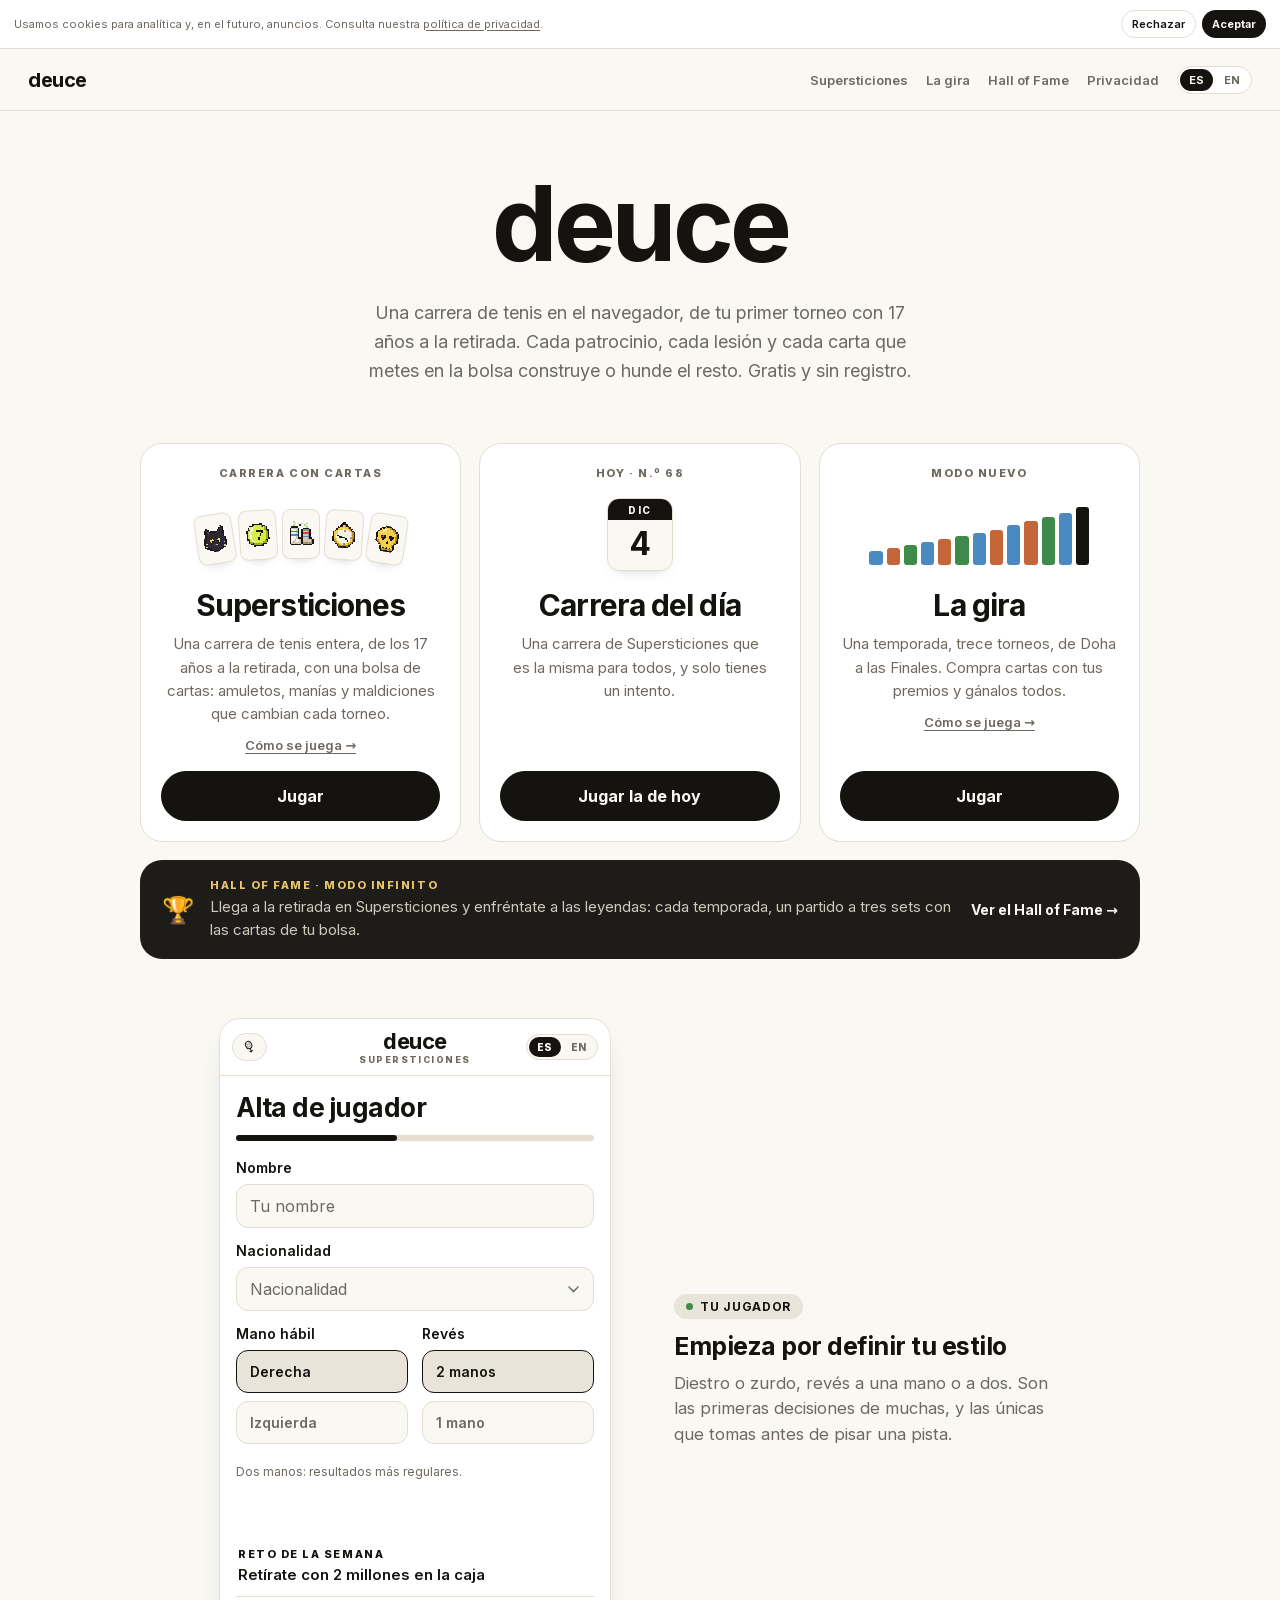
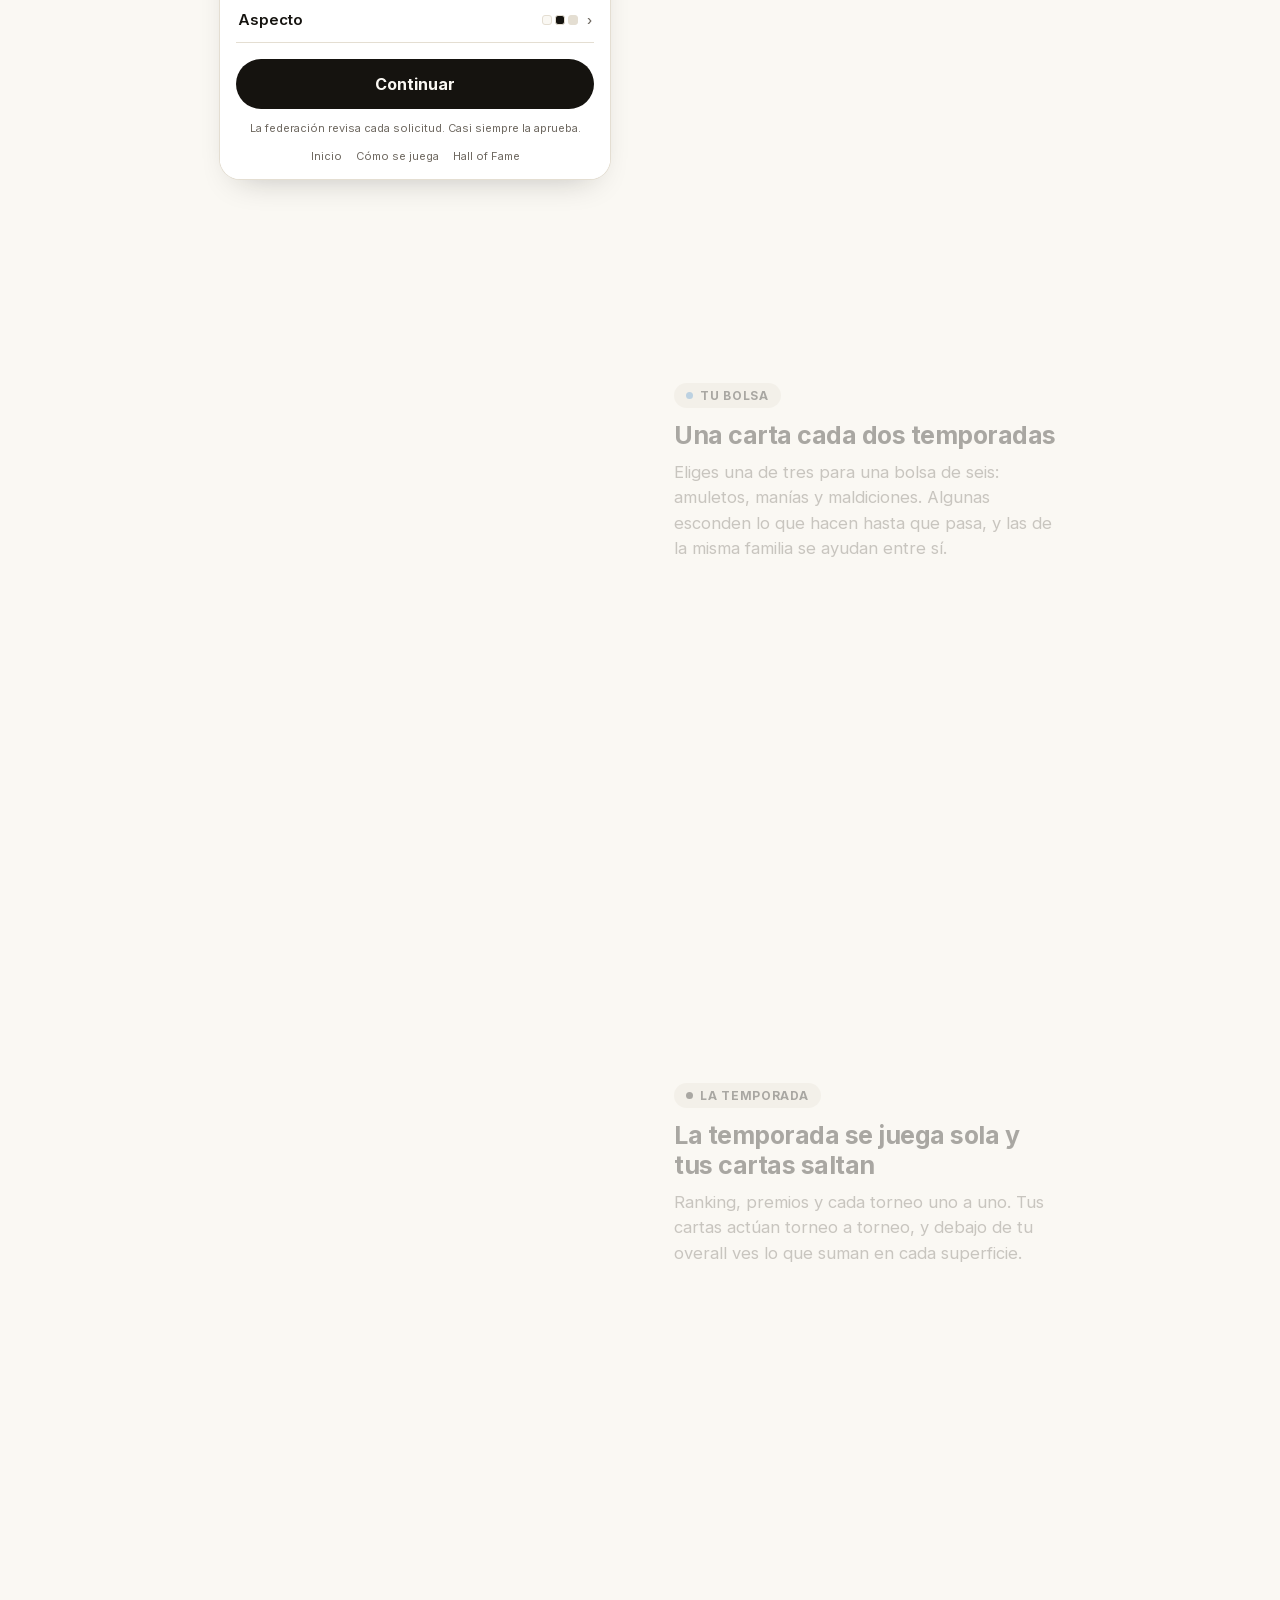
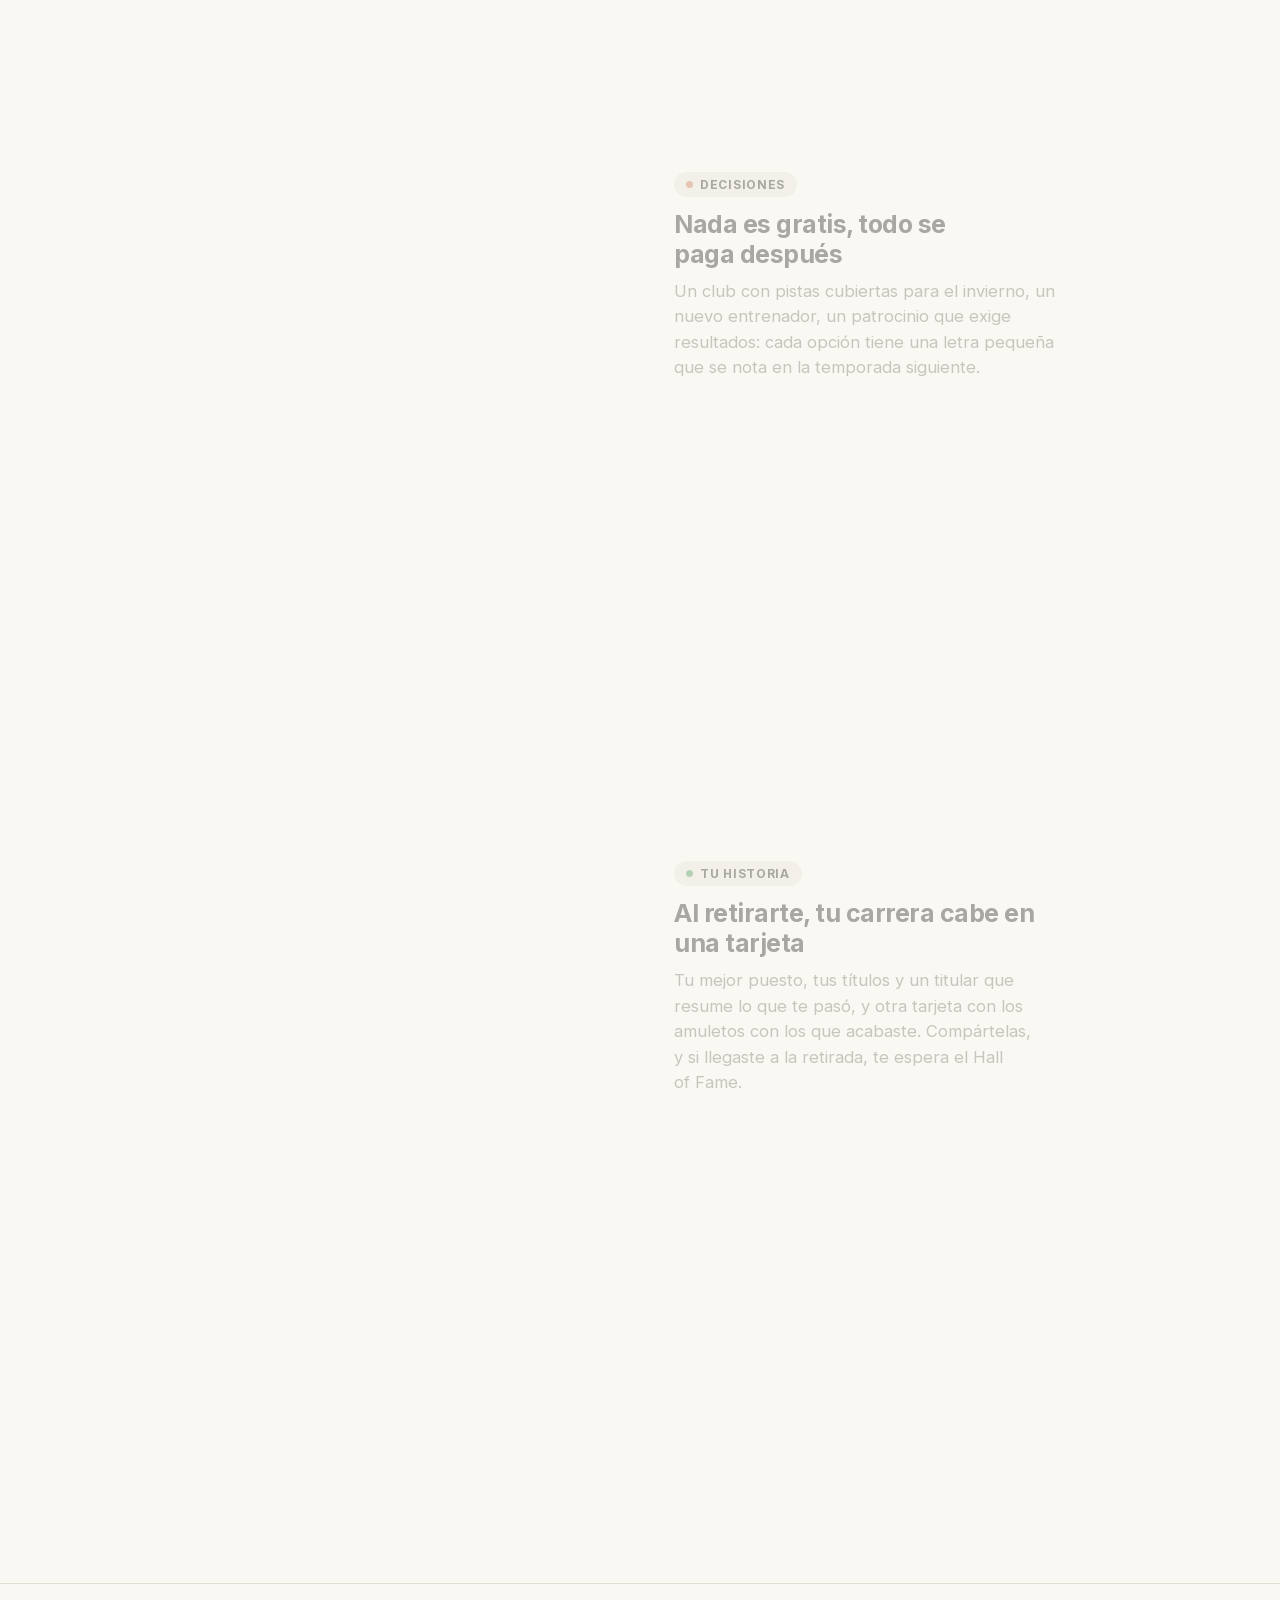
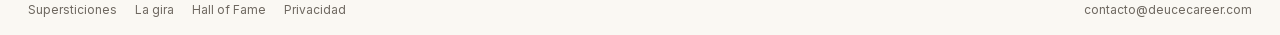
<file: sobre-el-juego.html>
<!DOCTYPE html>
<html lang="es">
<head>
<meta charset="utf-8">
<meta name="viewport" content="width=device-width, initial-scale=1">
<title>Deuce</title>
<meta name="robots" content="noindex, follow">
<link rel="canonical" href="https://deucecareer.com/index.html">
<script>(function(){var q='';location.replace('index.html'+q);})();</script>
<meta http-equiv="refresh" content="0; url=index.html">
<style>body{margin:0;min-height:100vh;display:grid;place-items:center;padding:24px;box-sizing:border-box;background:#FAF8F3;color:#15130F;font:16px/1.5 -apple-system,BlinkMacSystemFont,"Segoe UI",sans-serif;text-align:center}a{color:inherit;font-weight:700}</style>
</head>
<body>
<p>Esta página ya no existe: cada modo tiene ahora su propia guía. <a href="index.html">Seguir</a></p>
</body>
</html>
</file>
